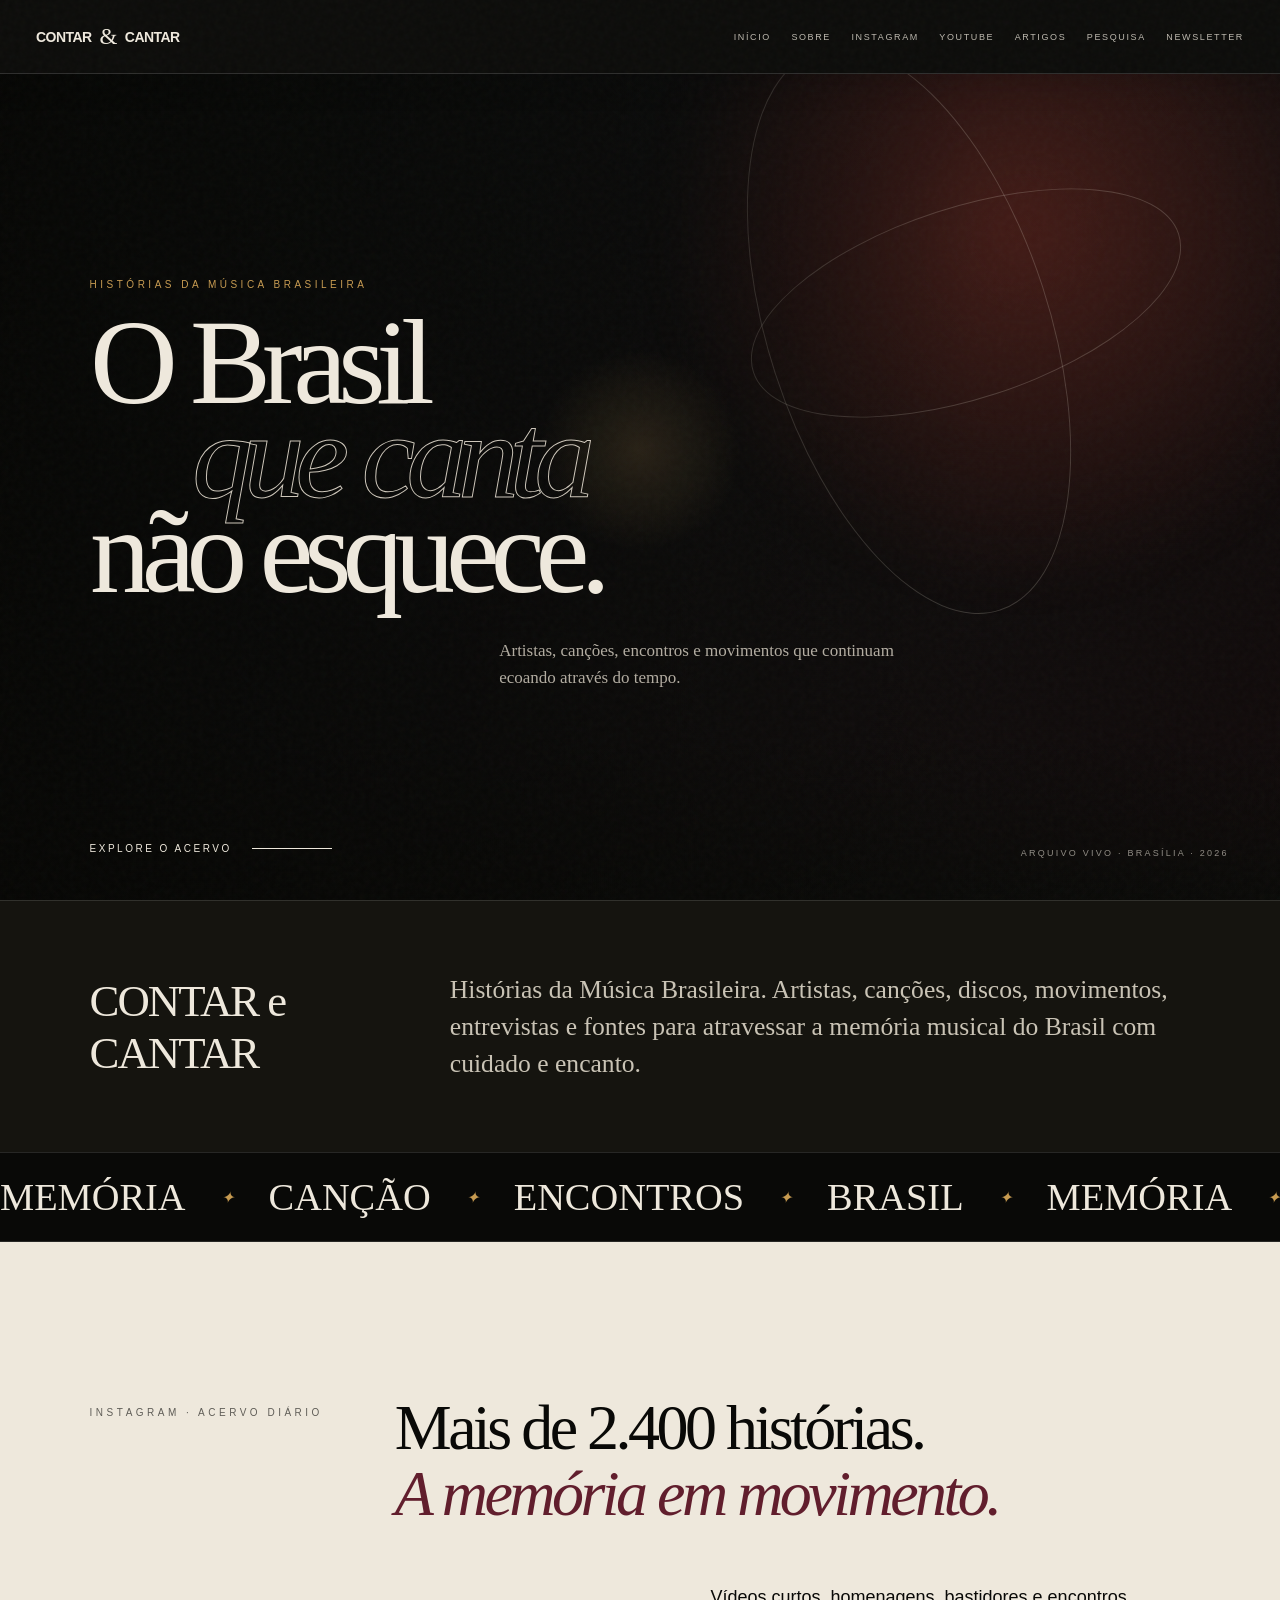
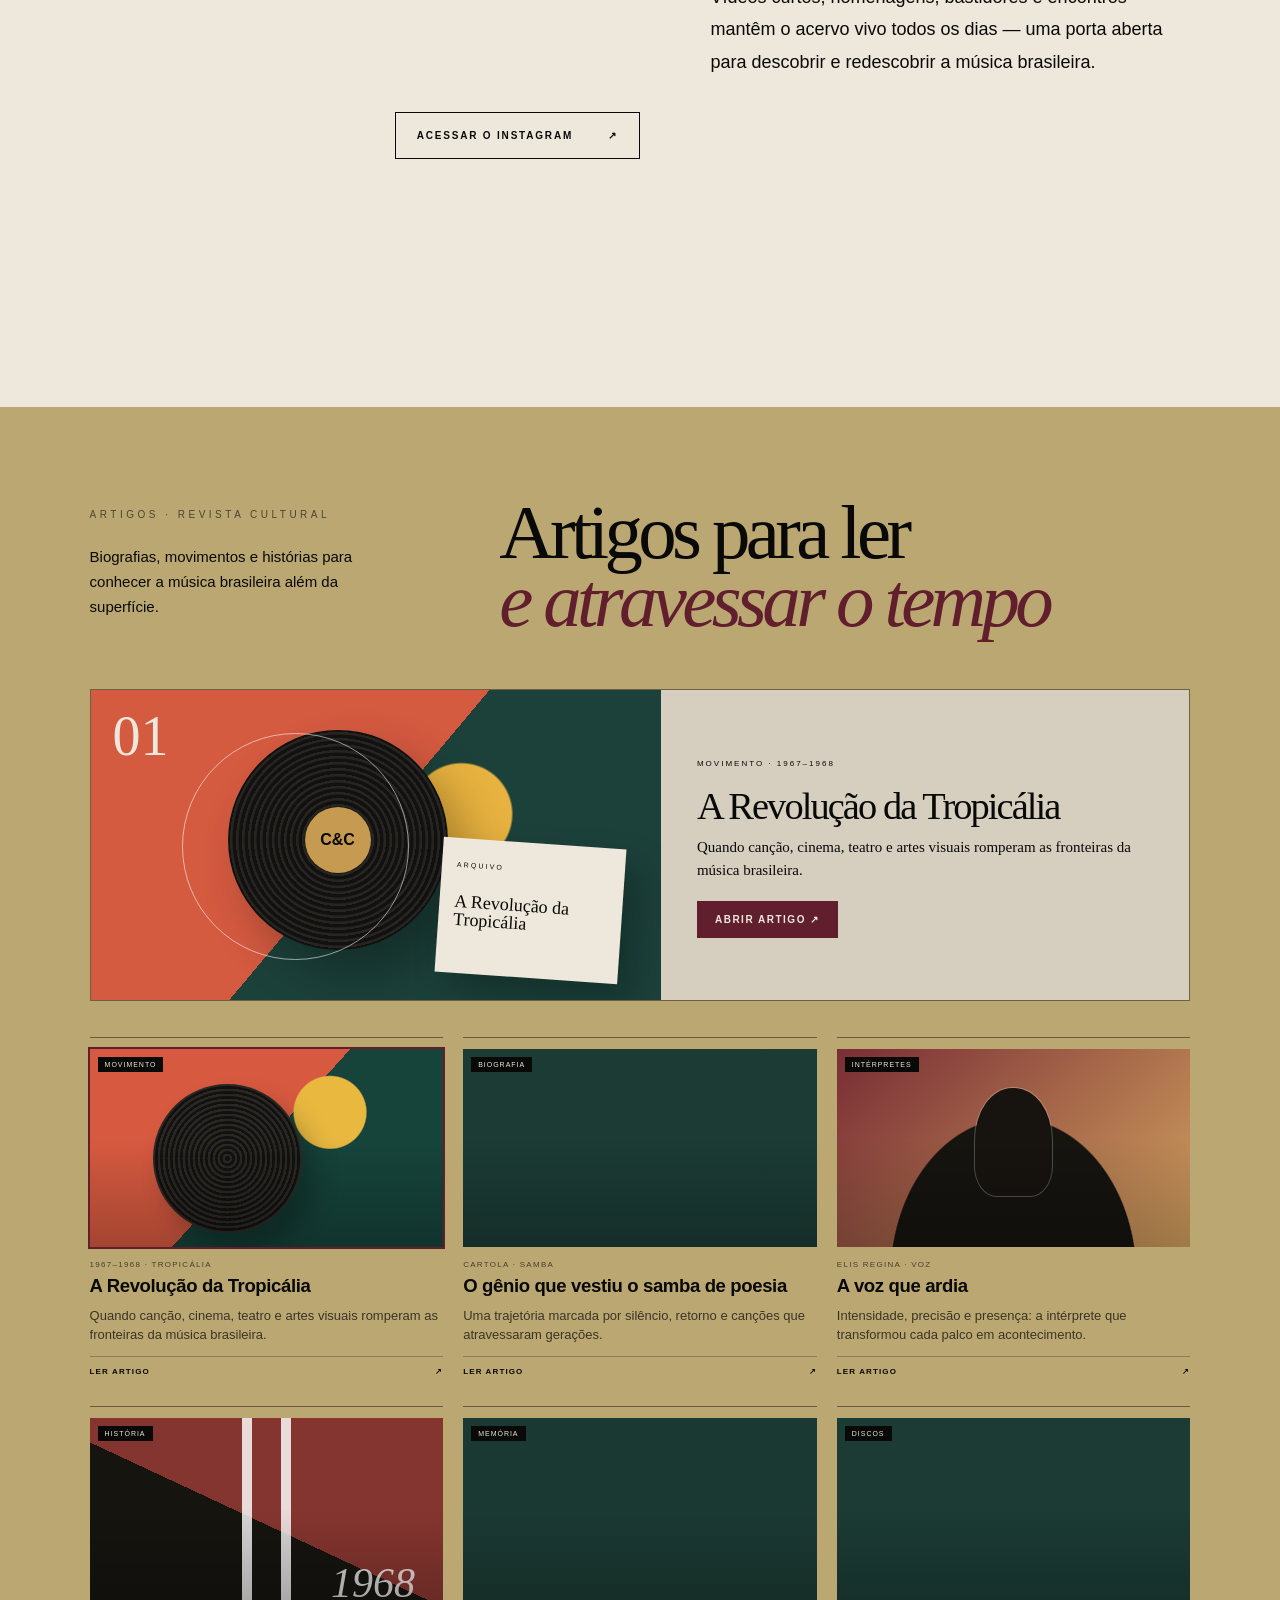
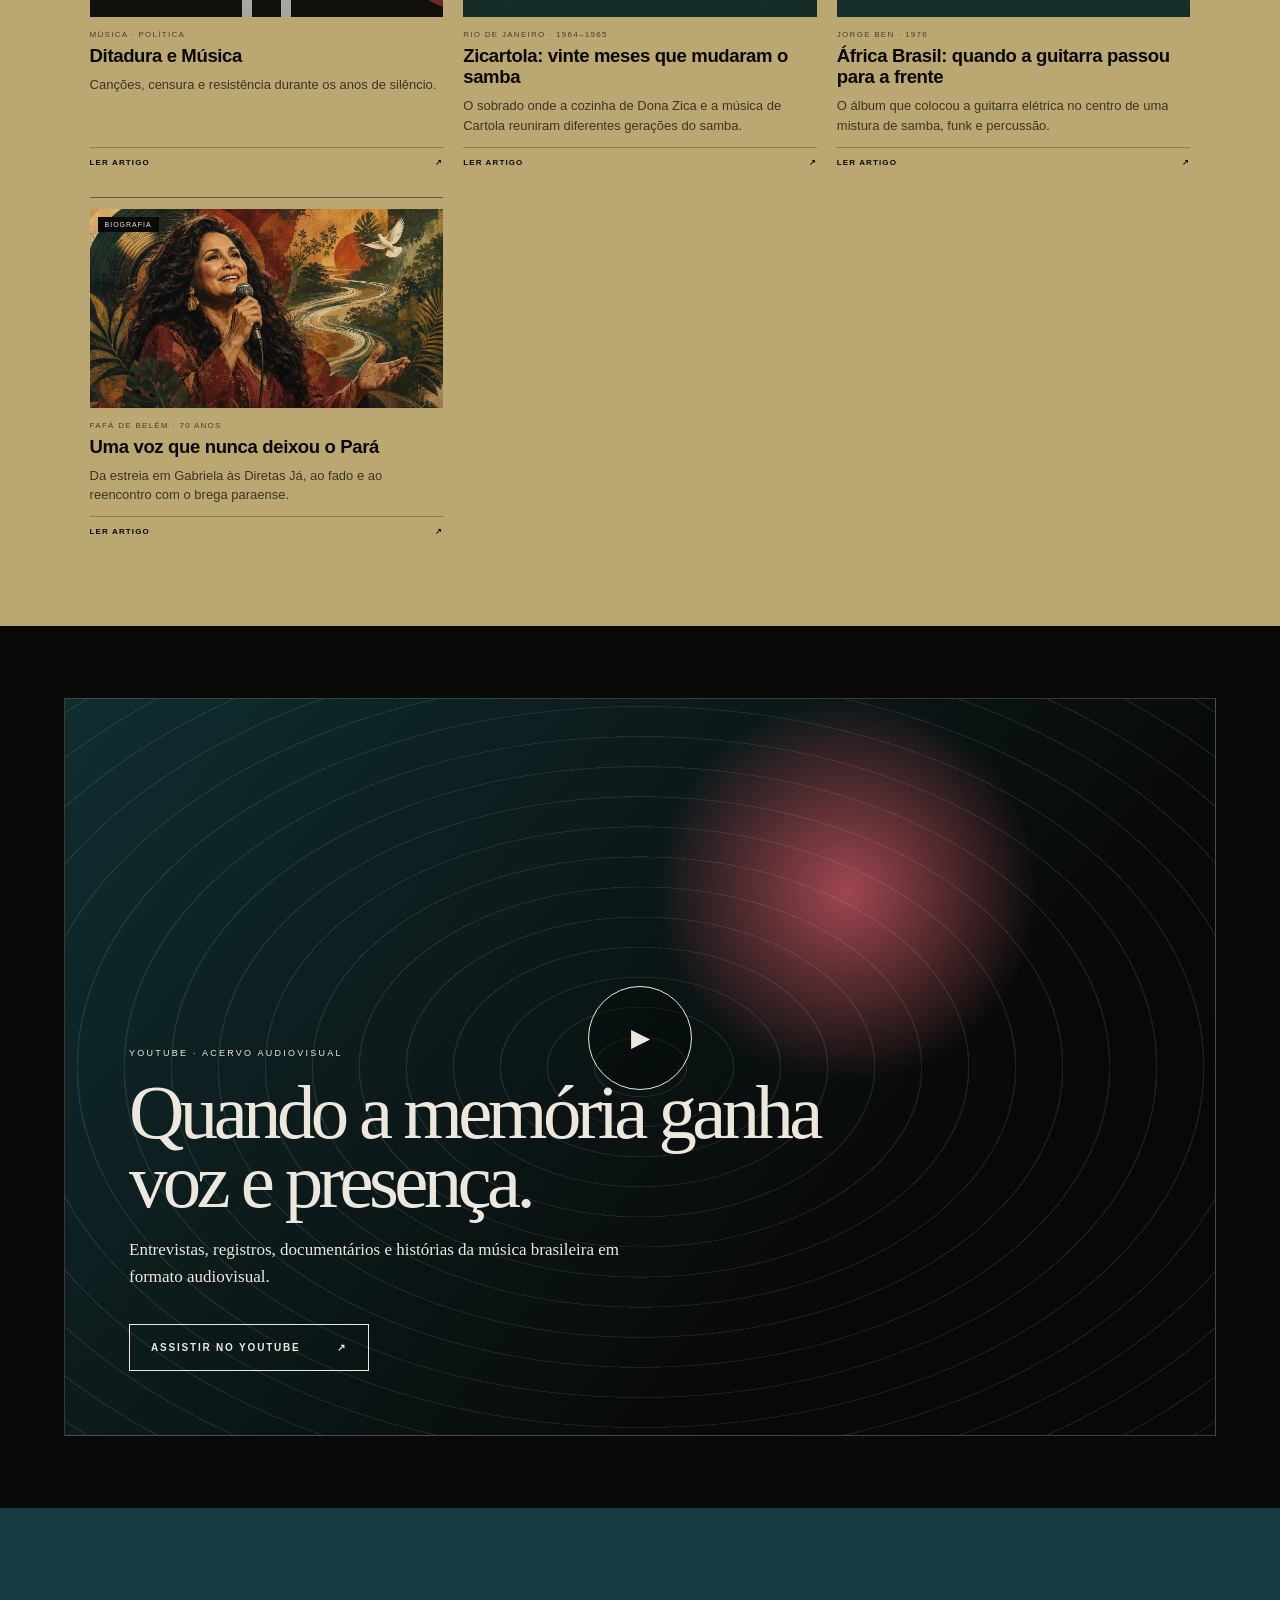
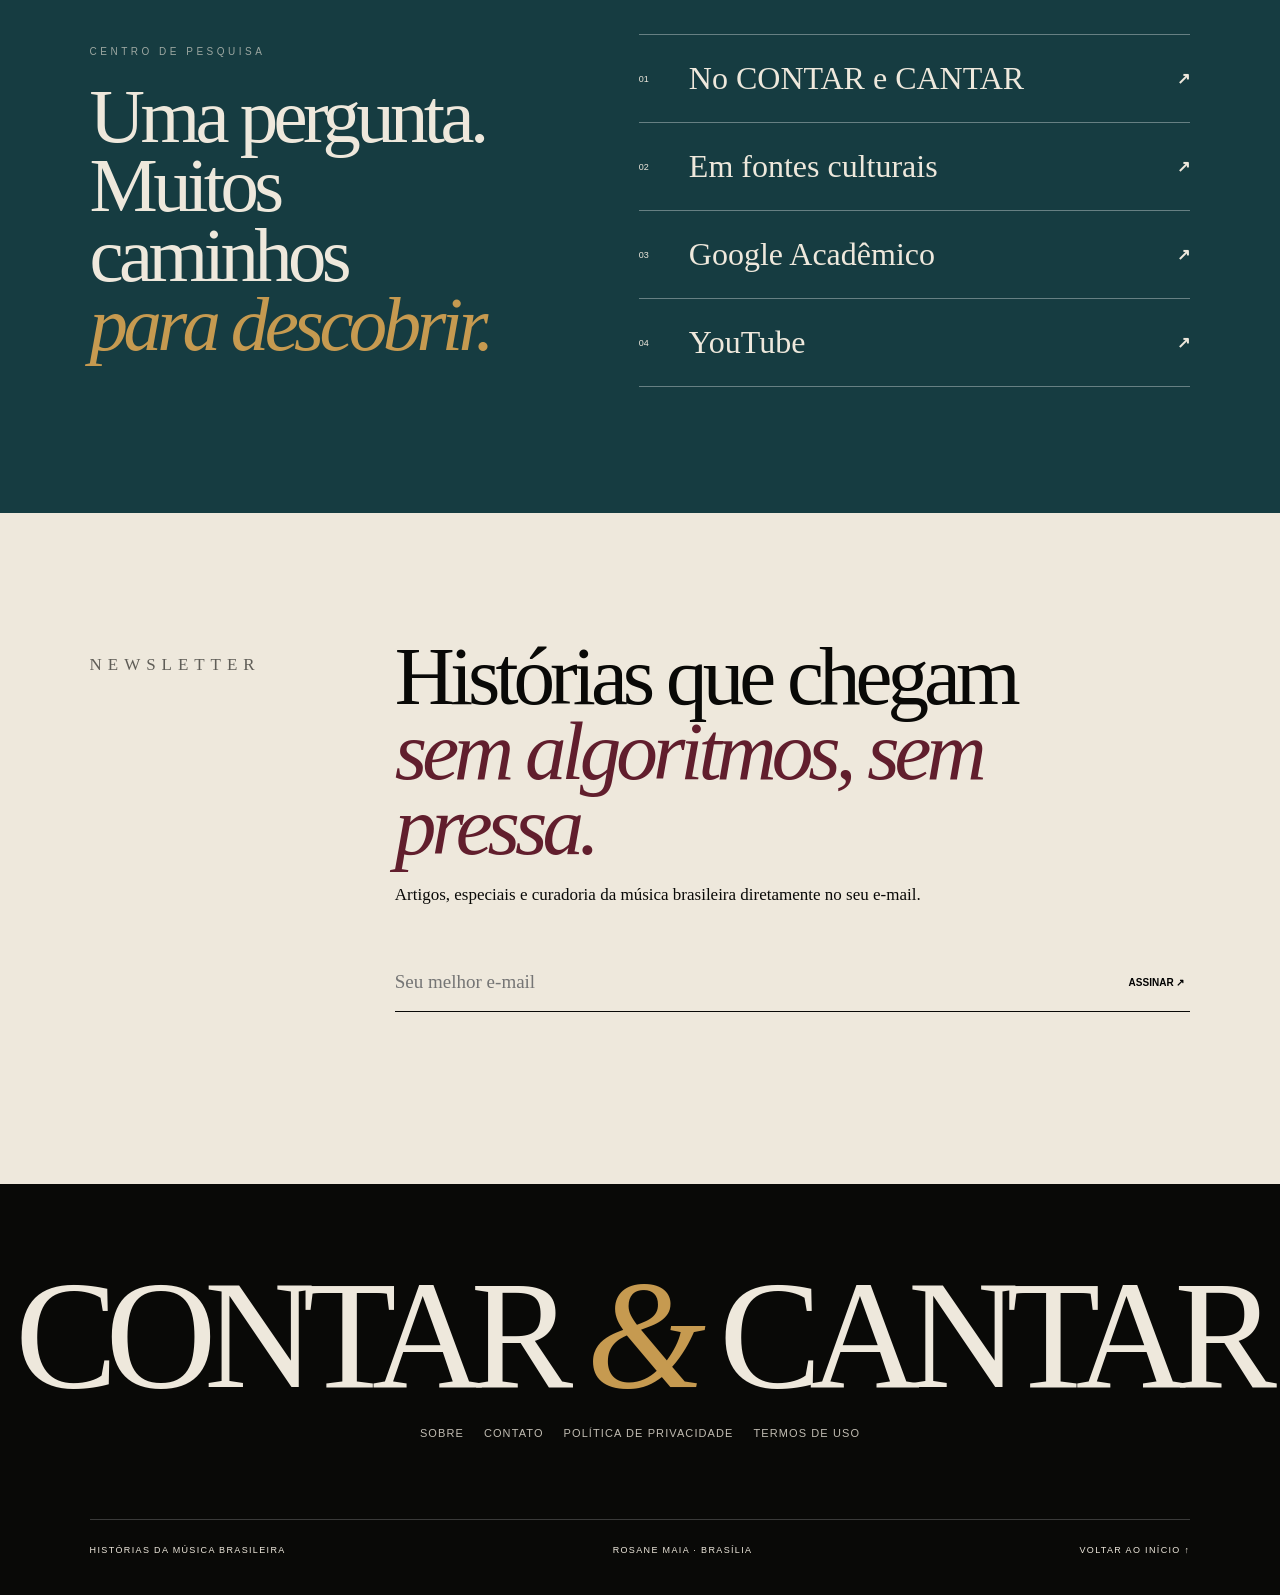
<file: index.html>
<!doctype html>
<html lang="pt-BR">
<head>
  <meta charset="utf-8">
  <meta name="viewport" content="width=device-width,initial-scale=1">
  <meta name="description" content="Histórias da Música Brasileira. Artistas, canções, discos, movimentos, entrevistas e fontes.">
  <meta name="theme-color" content="#0b0b09">
  <meta name="robots" content="index,follow,max-image-preview:large">
  <title>CONTAR e CANTAR | Histórias da Música Brasileira</title>
  <link rel="canonical" href="https://rmcontarecantar.art.br/">
  <link rel="icon" href="favicon.svg" type="image/svg+xml">
  <link rel="preload" as="image" href="assets/images/hero.webp" type="image/webp" fetchpriority="high">
  <meta property="og:locale" content="pt_BR">
  <meta property="og:type" content="website">
  <meta property="og:site_name" content="RM ContaReCantar">
  <meta property="og:title" content="CONTAR e CANTAR | Histórias da Música Brasileira">
  <meta property="og:description" content="Artistas, canções, discos, movimentos, entrevistas e fontes para atravessar a memória musical do Brasil.">
  <meta property="og:url" content="https://rmcontarecantar.art.br/">
  <meta property="og:image" content="https://rmcontarecantar.art.br/assets/images/og-contar-cantar.jpg">
  <meta property="og:image:width" content="1200">
  <meta property="og:image:height" content="630">
  <meta property="og:image:alt" content="CONTAR e CANTAR — Histórias da Música Brasileira">
  <meta name="twitter:card" content="summary_large_image">
  <meta name="twitter:title" content="CONTAR e CANTAR | Histórias da Música Brasileira">
  <meta name="twitter:description" content="Um arquivo vivo de artistas, canções, encontros e movimentos da música brasileira.">
  <meta name="twitter:image" content="https://rmcontarecantar.art.br/assets/images/og-contar-cantar.jpg">
  <script async src="https://www.googletagmanager.com/gtag/js?id=G-LFFVYB42R1"></script>
  <script>
    window.dataLayer = window.dataLayer || [];
    function gtag(){dataLayer.push(arguments);}
    gtag('js', new Date());
    gtag('config', 'G-LFFVYB42R1');
  </script>
  <style>
    :root{--ink:#090907;--paper:#eee8dc;--gold:#c69a50;--wine:#611e2d;--petrol:#163c41;--mx:0;--my:0;--px:50vw;--py:50vh}
    *{box-sizing:border-box}
    html{scroll-behavior:smooth;background:var(--ink)}
    body{margin:0;overflow-x:hidden;background:var(--ink);color:var(--paper);font-family:Arial,Helvetica,sans-serif}
    a{color:inherit;text-decoration:none}
    button,input{font:inherit}
    .sr-only{position:absolute;width:1px;height:1px;padding:0;margin:-1px;overflow:hidden;clip:rect(0,0,0,0);white-space:nowrap;border:0}
    .grain{position:fixed;inset:0;z-index:100;pointer-events:none;opacity:.07;mix-blend-mode:screen;background-image:url("data:image/svg+xml,%3Csvg viewBox='0 0 180 180' xmlns='http://www.w3.org/2000/svg'%3E%3Cfilter id='n'%3E%3CfeTurbulence type='fractalNoise' baseFrequency='.9' numOctaves='4' stitchTiles='stitch'/%3E%3C/filter%3E%3Crect width='100%25' height='100%25' filter='url(%23n)' opacity='.45'/%3E%3C/svg%3E")}
    .aura{position:fixed;z-index:99;left:var(--px);top:var(--py);width:210px;height:210px;border-radius:50%;pointer-events:none;background:radial-gradient(circle,rgba(214,170,89,.14),transparent 68%);mix-blend-mode:screen;transform:translate(-50%,-50%)}
    header{position:fixed;inset:0 0 auto;z-index:90;min-height:74px;display:flex;align-items:center;justify-content:space-between;padding:18px 36px;background:#0b0b09;border-bottom:1px solid rgba(255,255,255,.14);box-shadow:0 8px 30px rgba(0,0,0,.18)}
    .brand{display:flex;align-items:center;gap:8px;font-size:14px;font-weight:800;letter-spacing:-.04em}
    .brand i{font:400 23px Georgia,serif}
    nav{display:flex;gap:clamp(12px,1.6vw,28px);font-size:9px;text-transform:uppercase;letter-spacing:.18em}
    nav a{position:relative;opacity:.78}
    nav a:hover{opacity:1}
    nav a:after{content:"";position:absolute;left:0;bottom:-6px;width:100%;height:1px;background:currentColor;transform:scaleX(0);transition:.3s}
    nav a:hover:after{transform:scaleX(1)}
    .menu{display:none;border:0;background:none;color:var(--paper);width:42px;height:42px}
    .menu span{display:block;width:24px;height:1px;margin:6px auto;background:currentColor}
    .hero{position:relative;min-height:100svh;overflow:hidden;display:flex;align-items:center;padding:150px 7vw 80px;isolation:isolate}
    .hero:after{content:"";position:absolute;inset:0;z-index:-1;background:linear-gradient(90deg,rgba(5,5,3,.94),rgba(5,5,3,.58) 45%,rgba(5,5,3,.16) 76%),linear-gradient(0deg,var(--ink),transparent 18%)}
    .hero-image{position:absolute;inset:-5%;z-index:-2;background:linear-gradient(130deg,rgba(15,45,48,.26),rgba(75,18,32,.18)),url("https://rmcontarecantar.art.br/assets/images/hero.webp") center/cover no-repeat;transform:translate(calc(var(--mx) * -18px),calc(var(--my) * -18px)) scale(1.04);transition:transform .2s ease-out;filter:saturate(.84) contrast(1.08)}
    .glow{position:absolute;z-index:-1;width:60vw;height:60vw;right:-10vw;top:-12vw;border-radius:50%;background:radial-gradient(circle,rgba(133,46,36,.55),transparent 67%);filter:blur(20px);animation:breathe 6s ease-in-out infinite alternate}
    @keyframes breathe{to{transform:scale(1.18) translate(-3vw,2vw);opacity:.72}}
    .orbit{position:absolute;z-index:-1;border:1px solid rgba(239,229,211,.24);border-radius:50%;transform:rotate(-18deg);animation:orbit 16s ease-in-out infinite alternate}
    .orbit.one{width:35vw;height:15vw;right:7vw;top:23vh}.orbit.two{width:22vw;height:46vw;right:18vw;top:4vh;animation-duration:22s}
    @keyframes orbit{to{transform:rotate(12deg) translate3d(15px,-8px,0)}}
    .hero-copy{position:relative;z-index:2;max-width:980px}
    .kicker,.mark{margin:0 0 25px;font-size:10px;letter-spacing:.35em;text-transform:uppercase}.kicker{color:var(--gold)}
    h1{margin:0;font:400 clamp(68px,9.5vw,154px)/.78 Georgia,serif;letter-spacing:-.075em}
    h1 span{display:block;animation:rise 1.1s cubic-bezier(.2,.7,.2,1) both}h1 span:nth-child(2){margin-left:8vw;animation-delay:.12s}h1 span:nth-child(3){animation-delay:.24s}
    @keyframes rise{from{opacity:0;transform:translateY(70px) skewY(4deg)}to{opacity:1;transform:none}}
    .outline{color:transparent;-webkit-text-stroke:1px rgba(242,234,219,.84);font-style:italic}
    .hero-intro{max-width:430px;margin:38px 0 0 32vw;color:rgba(242,234,219,.72);font:17px/1.6 Georgia,serif}
    .explore{position:absolute;left:7vw;bottom:46px;display:flex;align-items:center;gap:20px;font-size:10px;text-transform:uppercase;letter-spacing:.25em}.explore:after{content:"";width:80px;height:1px;background:var(--paper);transition:.3s}.explore:hover:after{width:130px}
    .index{position:absolute;right:4vw;bottom:42px;margin:0;font-size:9px;text-transform:uppercase;letter-spacing:.25em;opacity:.58}
    .intro{display:grid;grid-template-columns:minmax(230px,.8fr) 2fr;gap:5vw;align-items:center;padding:70px 7vw;background:#15140f;border-top:1px solid rgba(255,255,255,.12)}
    .intro strong{font:400 clamp(28px,3.5vw,55px) Georgia,serif;letter-spacing:-.045em}.intro p{max-width:880px;margin:0;color:rgba(242,234,219,.82);font:clamp(19px,2vw,30px)/1.45 Georgia,serif}
    .marquee{overflow:hidden;padding:22px 0;border-block:1px solid rgba(255,255,255,.12)}.marquee div{width:max-content;display:flex;align-items:center;gap:35px;animation:marquee 25s linear infinite}.marquee span{font:clamp(24px,3vw,48px) Georgia,serif}.marquee i{color:var(--gold)}
    @keyframes marquee{to{transform:translateX(-50%)}}
    .reveal{opacity:0;transform:translateY(48px);transition:opacity .9s,transform .9s}.reveal.visible{opacity:1;transform:none}
    .instagram{min-height:85vh;display:grid;grid-template-columns:1fr 3fr;gap:40px;padding:17vh 7vw;background:var(--paper);color:var(--ink)}
    .mark{padding-top:12px;opacity:.62}
    .instagram h2{max-width:1000px;margin:0;font:400 clamp(42px,5vw,78px)/1.02 Georgia,serif;letter-spacing:-.055em}.instagram h2 em{color:var(--wine);font-weight:400}
    .instagram .support{display:block;max-width:480px;margin:55px 0 0 auto;font-size:18px;line-height:1.8}
    .cta{display:inline-flex;align-items:center;justify-content:space-between;gap:35px;min-width:240px;margin-top:34px;padding:17px 21px;border:1px solid;font-size:10px;font-weight:700;letter-spacing:.18em;text-transform:uppercase;transition:.25s}.cta:hover{transform:translateY(-4px);background:var(--wine);color:var(--paper)}
    .stories{padding:10vh 7vw;background:#bba772;color:var(--ink)}
    .stories-head{display:grid;grid-template-columns:1fr 2fr;gap:5vw;align-items:end;margin-bottom:6vh}.stories-head h2{margin:0;font:400 clamp(48px,6vw,88px)/.88 Georgia,serif;letter-spacing:-.06em}.stories-head em{color:var(--wine);font-weight:400}
    .description{max-width:290px;font-size:15px;line-height:1.65}
    .story-stage{display:grid;grid-template-columns:1.08fr 1fr;min-height:310px;border:1px solid rgba(0,0,0,.42)}
    .story-visual{position:relative;overflow:hidden;min-height:310px;background:radial-gradient(circle at 65% 40%,#e7b23f 0 12%,transparent 12.5%),linear-gradient(130deg,#d45a40 0 48%,#1c413a 48%)}.story-visual:after{content:"";position:absolute;width:225px;height:225px;left:16%;top:14%;border:1px solid rgba(255,255,255,.55);border-radius:50%}
    .story-number{position:absolute;left:22px;top:14px;color:var(--paper);font:56px Georgia,serif}
    .record{position:absolute;left:24%;top:13%;width:220px;aspect-ratio:1;border-radius:50%;background:repeating-radial-gradient(circle,#111 0 3px,#27251f 4px 6px);box-shadow:20px 25px 45px rgba(0,0,0,.28);animation:spin 16s linear infinite}.record:after{content:"C&C";position:absolute;inset:35%;display:grid;place-items:center;border-radius:50%;background:var(--gold);font-weight:800}
    @keyframes spin{to{transform:rotate(360deg)}}
    .story-poster{position:absolute;right:7%;bottom:7%;width:32%;min-height:135px;padding:15px;background:var(--paper);transform:rotate(4deg);box-shadow:15px 18px 35px rgba(0,0,0,.25)}.story-poster span{font-size:7px;letter-spacing:.3em}.story-poster strong{display:block;margin-top:22px;font:400 18px/.98 Georgia,serif}
    .story-copy{display:flex;flex-direction:column;justify-content:center;padding:2.8vw;background:#d6cebF}.story-copy>p{font-size:8px;letter-spacing:.25em;text-transform:uppercase}.story-copy h3{margin:12px 0;font:400 clamp(31px,3vw,46px)/.94 Georgia,serif;letter-spacing:-.05em}.story-copy>span{font:15px/1.48 Georgia,serif}.story-copy>a{align-self:flex-start;margin-top:20px;padding:12px 17px;background:var(--wine);color:var(--paper);border:1px solid var(--wine);font-size:10px;font-weight:800;letter-spacing:.15em;text-transform:uppercase;transition:.25s}.story-copy>a:hover{transform:translateY(-3px);background:var(--ink);border-color:var(--ink)}
    .article-grid{display:grid;grid-template-columns:repeat(3,minmax(0,1fr));gap:30px 20px;margin-top:36px}.article-card{display:flex;flex-direction:column;min-width:0;border-top:1px solid rgba(0,0,0,.45);padding-top:11px;text-decoration:none;transition:transform .25s}.article-card:hover,.article-card:focus-visible{transform:translateY(-4px)}.article-card:hover .card-title,.article-card:focus-visible .card-title{color:var(--wine)}.card-visual{position:relative;overflow:hidden;width:100%;aspect-ratio:1.78/1;margin-bottom:13px;background:#1c413a center/cover no-repeat}.card-visual:after{content:"";position:absolute;inset:0;background:linear-gradient(0deg,rgba(0,0,0,.24),transparent 55%);transition:opacity .25s}.article-card:hover .card-visual:after{opacity:.35}.card-tag{position:absolute;z-index:2;left:8px;top:8px;padding:4px 7px;background:var(--ink);color:var(--paper);font-size:7px;letter-spacing:.14em;text-transform:uppercase}.visual-tropicalia{background:radial-gradient(circle at 68% 32%,#e8b83f 0 13%,transparent 13.5%),linear-gradient(132deg,#d75a40 0 49%,#16443b 49%)}.visual-tropicalia:before{content:"";position:absolute;width:42%;aspect-ratio:1;border-radius:50%;left:18%;top:18%;background:repeating-radial-gradient(circle,#111 0 2px,#2b2823 3px 5px);box-shadow:13px 16px 24px rgba(0,0,0,.25)}.visual-cartola{background-image:linear-gradient(0deg,rgba(21,17,12,.12),rgba(21,17,12,.12)),url("https://rmcontarecantar.art.br/assets/images/cartola-editorial.webp")}.visual-elis{background:radial-gradient(circle at 48% 42%,#dd9d57 0 6%,transparent 6.5%),radial-gradient(ellipse at 50% 115%,#15140f 0 49%,transparent 49.5%),linear-gradient(135deg,#792d35,#d1a05e)}.visual-elis:before{content:"";position:absolute;width:22%;height:54%;left:39%;top:20%;border-radius:48% 48% 28% 28%;background:#17130f;box-shadow:0 0 0 1px rgba(255,255,255,.25)}.visual-ditadura{background:linear-gradient(90deg,transparent 0 43%,rgba(255,255,255,.82) 43% 46%,transparent 46% 54%,rgba(255,255,255,.82) 54% 57%,transparent 57%),linear-gradient(25deg,#15140f 0 48%,#85352f 48%)}.visual-ditadura:before{content:"1968";position:absolute;right:8%;bottom:5%;color:rgba(255,255,255,.8);font:italic 42px Georgia,serif}.visual-zicartola{background-image:linear-gradient(0deg,rgba(21,17,12,.16),rgba(21,17,12,.16)),url("https://rmcontarecantar.art.br/assets/images/zicartola-editorial.webp")}.visual-africa{background-image:linear-gradient(0deg,rgba(21,17,12,.12),rgba(21,17,12,.12)),url("https://rmcontarecantar.art.br/assets/images/africa-brasil-editorial.webp")}.visual-fafa{background-image:linear-gradient(0deg,rgba(21,17,12,.08),rgba(21,17,12,.08)),url("assets/images/fafa-editorial.webp");background-position:center 38%}.card-meta{margin:0 0 6px;font-size:8px;letter-spacing:.16em;text-transform:uppercase;opacity:.66}.card-title{margin:0;font:700 clamp(18px,1.45vw,23px)/1.15 Arial,sans-serif;letter-spacing:-.02em;transition:color .2s}.card-description{display:-webkit-box;overflow:hidden;-webkit-box-orient:vertical;-webkit-line-clamp:2;margin:9px 0 12px;font:13px/1.48 Arial,sans-serif;opacity:.72}.card-action{display:flex;justify-content:space-between;align-items:center;margin-top:auto;padding-top:10px;border-top:1px solid rgba(0,0,0,.25);font-size:8px;font-weight:800;letter-spacing:.14em;text-transform:uppercase}.article-card.active .card-visual{box-shadow:0 0 0 2px var(--wine)}
    .youtube{padding:8vh 5vw;background:var(--ink)}
    .screen{position:relative;min-height:82vh;display:flex;align-items:flex-end;overflow:hidden;padding:5vw;background:radial-gradient(circle at 68% 26%,rgba(187,79,91,.85),transparent 20%),linear-gradient(130deg,#102d30,#080807 72%);border:1px solid rgba(255,255,255,.2)}
    .screen:before{content:"";position:absolute;inset:-25%;background:repeating-radial-gradient(ellipse at center,transparent 0 45px,rgba(255,255,255,.09) 46px 47px);animation:orbit 20s infinite alternate}
    .play{position:absolute;z-index:2;left:50%;top:46%;width:104px;height:104px;transform:translate(-50%,-50%);border:1px solid var(--paper);border-radius:50%;background:rgba(0,0,0,.28);color:var(--paper);font-size:25px}
    .caption{position:relative;z-index:2;max-width:720px}.caption>p{font-size:9px;letter-spacing:.25em;text-transform:uppercase}.caption h2{margin:20px 0;font:400 clamp(48px,6vw,92px)/.9 Georgia,serif;letter-spacing:-.06em}.caption>span{display:block;max-width:520px;font:17px/1.6 Georgia,serif}.caption .cta:hover{background:var(--gold);color:var(--ink)}
    .research{display:grid;grid-template-columns:1fr 1.2fr;gap:7vw;padding:14vh 7vw;background:var(--petrol)}.research h2{margin:0;font:400 clamp(50px,6vw,90px)/.9 Georgia,serif;letter-spacing:-.06em}.research h2 em{color:var(--gold);font-weight:400}
    .research-links a{display:grid;grid-template-columns:50px 1fr 25px;align-items:center;padding:25px 0;border-top:1px solid rgba(255,255,255,.35)}.research-links a:last-child{border-bottom:1px solid rgba(255,255,255,.35)}.research-links span{font-size:9px}.research-links strong{font:400 clamp(22px,2.5vw,38px) Georgia,serif}.research-links b{text-align:right}
    .newsletter{display:grid;grid-template-columns:1fr 3fr;gap:40px;padding:14vh 7vw;background:var(--paper);color:var(--ink)}.newsletter h2{margin:0;font:400 clamp(48px,6.5vw,98px)/.9 Georgia,serif;letter-spacing:-.06em}.newsletter h2 em{color:var(--wine);font-weight:400}.newsletter p{font:17px/1.6 Georgia,serif}.newsletter form{display:flex;margin-top:45px;border-bottom:1px solid}.newsletter input{flex:1;padding:18px 0;border:0;background:transparent;font:19px Georgia,serif;outline:0}.newsletter button{border:0;background:transparent;font-size:10px;font-weight:700;text-transform:uppercase;cursor:pointer}.form-note{min-height:20px;font:13px Arial!important;color:var(--wine)}
    footer{padding:10vh 7vw 40px;background:var(--ink);text-align:center}.footer-title{display:flex;justify-content:center;align-items:center;gap:2vw;font:400 clamp(60px,12vw,185px)/.8 Georgia,serif;letter-spacing:-.08em}.footer-title i{color:var(--gold);font-weight:400}.footer-bottom{display:flex;justify-content:space-between;margin-top:80px;padding-top:25px;border-top:1px solid rgba(255,255,255,.2);font-size:9px;letter-spacing:.15em;text-transform:uppercase}
    .footer-links{display:flex;justify-content:center;gap:20px;flex-wrap:wrap;margin:30px 0;font-size:11px;text-transform:uppercase;letter-spacing:.1em}
    .footer-links a{color:var(--paper);opacity:.8;transition:.2s}.footer-links a:hover{opacity:1;color:var(--gold)}
    @media(max-width:800px){
      .aura{display:none}header{padding:16px 20px}.menu{display:block}nav{position:absolute;top:74px;left:0;right:0;display:none;flex-direction:column;gap:0;padding:15px 20px 22px;background:#0b0b09;border-top:1px solid rgba(255,255,255,.12)}nav.open{display:flex}nav a{padding:14px 0;font-size:11px}
      .hero{min-height:94svh;padding:130px 22px 90px}.hero-image{inset:0;background-position:62% center}.orbit{display:none}h1{font-size:18vw}.hero h1 span:nth-child(2){margin-left:6vw}.hero-intro{max-width:78%;margin:30px 0 0 15vw;font-size:15px}.explore{left:22px;bottom:32px}.index{display:none}
      .intro,.instagram,.stories-head,.research,.newsletter{grid-template-columns:1fr}.intro{padding:55px 22px}.marquee{padding:16px 0}.instagram,.stories,.research,.newsletter{padding:11vh 22px}.instagram{gap:30px}.instagram h2{font-size:12vw}.instagram .support{margin:42px 0 0;font-size:16px}
      .stories-head h2{font-size:14vw}.story-stage{grid-template-columns:1fr}.story-visual{min-height:290px}.record{width:58vw;left:-2%;top:10%}.story-poster{width:43%;min-height:145px}.story-copy{padding:30px 22px}.story-copy h3{font-size:9vw}.article-grid{grid-template-columns:repeat(2,minmax(0,1fr));gap:30px 16px;margin-top:34px}.card-title{font-size:20px}.card-description{font-size:13px}
      .youtube{padding:5vh 0}.screen{min-height:74vh;padding:35px 22px}.play{width:82px;height:82px}.caption h2{font-size:13vw}.research h2,.newsletter h2{font-size:14vw}.research-links strong{font-size:7vw}.newsletter form{display:block}.newsletter input{width:100%}.newsletter button{padding:18px 0}.footer-title{flex-wrap:wrap;font-size:19vw}.footer-bottom{flex-direction:column;gap:18px}
    }
    @media(max-width:560px){.article-grid{grid-template-columns:1fr}.card-title{font-size:22px}.card-description{font-size:14px}}
    @media(prefers-reduced-motion:reduce){html{scroll-behavior:auto}*,*:before,*:after{animation-duration:.01ms!important;animation-iteration-count:1!important;transition-duration:.01ms!important}.reveal{opacity:1;transform:none}}
  </style>
</head>
<body>
  <div class="grain" aria-hidden="true"></div><div class="aura" aria-hidden="true"></div>
  <header>
    <a class="brand" href="#inicio" aria-label="CONTAR e CANTAR — início"><span>CONTAR</span><i>&amp;</i><span>CANTAR</span></a>
    <nav id="nav" aria-label="Principal">
      <a href="#inicio">Início</a>
      <a href="sobre.html">Sobre</a>
      <a href="#instagram">Instagram</a>
      <a href="#youtube">YouTube</a>
      <a href="#artigos">Artigos</a>
      <a href="#pesquisa">Pesquisa</a>
      <a href="#newsletter">Newsletter</a>
    </nav>
    <button class="menu" id="menu" type="button" aria-label="Abrir menu" aria-expanded="false"><span></span><span></span></button>
  </header>

  <main>
    <section class="hero" id="inicio">
      <div class="hero-image" aria-hidden="true"></div><div class="glow" aria-hidden="true"></div><div class="orbit one" aria-hidden="true"></div><div class="orbit two" aria-hidden="true"></div>
      <div class="hero-copy">
        <p class="kicker">Histórias da música brasileira</p>
        <h1><span>O Brasil</span><span class="outline">que canta</span><span>não esquece.</span></h1>
        <p class="hero-intro">Artistas, canções, encontros e movimentos que continuam ecoando através do tempo.</p>
      </div>
      <a class="explore" href="#instagram">Explore o acervo</a><p class="index">Arquivo vivo · Brasília · 2026</p>
    </section>

    <section class="intro">
      <strong>CONTAR e CANTAR</strong>
      <p>Histórias da Música Brasileira. Artistas, canções, discos, movimentos, entrevistas e fontes para atravessar a memória musical do Brasil com cuidado e encanto.</p>
    </section>

    <div class="marquee" aria-hidden="true"><div><span>MEMÓRIA</span><i>✦</i><span>CANÇÃO</span><i>✦</i><span>ENCONTROS</span><i>✦</i><span>BRASIL</span><i>✦</i><span>MEMÓRIA</span><i>✦</i><span>CANÇÃO</span><i>✦</i><span>ENCONTROS</span><i>✦</i><span>BRASIL</span><i>✦</i></div></div>

    <section class="instagram reveal" id="instagram">
      <p class="mark">Instagram · Acervo diário</p>
      <div>
        <h2>Mais de 2.400 histórias.<br><em>A memória em movimento.</em></h2>
        <span class="support">Vídeos curtos, homenagens, bastidores e encontros mantêm o acervo vivo todos os dias — uma porta aberta para descobrir e redescobrir a música brasileira.</span>
        <a class="cta" href="https://www.instagram.com/contandoecantandorosanemaia/" target="_blank" rel="noopener">Acessar o Instagram <b>↗</b></a>
      </div>
    </section>

    <section class="stories reveal" id="artigos">
      <div class="stories-head">
        <div><p class="mark">Artigos · Revista Cultural</p><p class="description">Biografias, movimentos e histórias para conhecer a música brasileira além da superfície.</p></div>
        <h2>Artigos para ler<br><em>e atravessar o tempo</em></h2>
      </div>
      <div class="story-stage">
        <div class="story-visual" aria-hidden="true"><span class="story-number" id="story-number">01</span><div class="record"></div><div class="story-poster"><span>ARQUIVO</span><strong id="poster-title">A Revolução da Tropicália</strong></div></div>
        <div class="story-copy">
          <p id="story-eyebrow">Movimento · 1967–1968</p><h3 id="story-title">A Revolução da Tropicália</h3><span id="story-description">Quando canção, cinema, teatro e artes visuais romperam as fronteiras da música brasileira.</span>
          <a id="story-link" href="tropicalia.html">Abrir artigo <b>↗</b></a>
        </div>
      </div>
      <div class="article-grid" aria-label="Artigos para leitura">
        <a class="article-card active" href="tropicalia.html" data-story="0">
          <div class="card-visual visual-tropicalia"><span class="card-tag">Movimento</span></div><p class="card-meta">1967–1968 · Tropicália</p><h3 class="card-title">A Revolução da Tropicália</h3><p class="card-description">Quando canção, cinema, teatro e artes visuais romperam as fronteiras da música brasileira.</p><span class="card-action">Ler artigo <b>↗</b></span>
        </a>
        <a class="article-card" href="cartola.html" data-story="1">
          <div class="card-visual visual-cartola"><span class="card-tag">Biografia</span></div><p class="card-meta">Cartola · Samba</p><h3 class="card-title">O gênio que vestiu o samba de poesia</h3><p class="card-description">Uma trajetória marcada por silêncio, retorno e canções que atravessaram gerações.</p><span class="card-action">Ler artigo <b>↗</b></span>
        </a>
        <a class="article-card" href="elis.html" data-story="2">
          <div class="card-visual visual-elis"><span class="card-tag">Intérpretes</span></div><p class="card-meta">Elis Regina · Voz</p><h3 class="card-title">A voz que ardia</h3><p class="card-description">Intensidade, precisão e presença: a intérprete que transformou cada palco em acontecimento.</p><span class="card-action">Ler artigo <b>↗</b></span>
        </a>
        <a class="article-card" href="ditadura-musica.html" data-story="3">
          <div class="card-visual visual-ditadura"><span class="card-tag">História</span></div><p class="card-meta">Música · Política</p><h3 class="card-title">Ditadura e Música</h3><p class="card-description">Canções, censura e resistência durante os anos de silêncio.</p><span class="card-action">Ler artigo <b>↗</b></span>
        </a>
        <a class="article-card" href="zicartola.html" data-story="4">
          <div class="card-visual visual-zicartola"><span class="card-tag">Memória</span></div><p class="card-meta">Rio de Janeiro · 1964–1965</p><h3 class="card-title">Zicartola: vinte meses que mudaram o samba</h3><p class="card-description">O sobrado onde a cozinha de Dona Zica e a música de Cartola reuniram diferentes gerações do samba.</p><span class="card-action">Ler artigo <b>↗</b></span>
        </a>
        <a class="article-card" href="africa-brasil.html" data-story="5">
          <div class="card-visual visual-africa"><span class="card-tag">Discos</span></div><p class="card-meta">Jorge Ben · 1976</p><h3 class="card-title">África Brasil: quando a guitarra passou para a frente</h3><p class="card-description">O álbum que colocou a guitarra elétrica no centro de uma mistura de samba, funk e percussão.</p><span class="card-action">Ler artigo <b>↗</b></span>
        </a>
        <a class="article-card" href="fafa-de-belem.html" data-story="6">
          <div class="card-visual visual-fafa"><span class="card-tag">Biografia</span></div><p class="card-meta">Fafá de Belém · 70 anos</p><h3 class="card-title">Uma voz que nunca deixou o Pará</h3><p class="card-description">Da estreia em Gabriela às Diretas Já, ao fado e ao reencontro com o brega paraense.</p><span class="card-action">Ler artigo <b>↗</b></span>
        </a>
      </div>
    </section>

    <section class="youtube reveal" id="youtube">
      <div class="screen">
        <button class="play" type="button" aria-label="Acessar o canal no YouTube" onclick="window.open('https://www.youtube.com/@rosanemaia4419','_blank','noopener')">▶</button>
        <div class="caption"><p>YouTube · Acervo audiovisual</p><h2>Quando a memória ganha voz e presença.</h2><span>Entrevistas, registros, documentários e histórias da música brasileira em formato audiovisual.</span><a class="cta" href="https://www.youtube.com/@rosanemaia4419" target="_blank" rel="noopener">Assistir no YouTube <b>↗</b></a></div>
      </div>
    </section>

    <section class="research reveal" id="pesquisa">
      <div><p class="mark">Centro de pesquisa</p><h2>Uma pergunta.<br>Muitos caminhos<br><em>para descobrir.</em></h2></div>
      <div class="research-links">
        <a href="universos.html"><span>01</span><strong>No CONTAR e CANTAR</strong><b>↗</b></a>
        <a href="https://dicionariompb.com.br/" target="_blank" rel="noopener"><span>02</span><strong>Em fontes culturais</strong><b>↗</b></a>
        <a href="https://scholar.google.com.br/" target="_blank" rel="noopener"><span>03</span><strong>Google Acadêmico</strong><b>↗</b></a>
        <a href="https://www.youtube.com/@rosanemaia4419" target="_blank" rel="noopener"><span>04</span><strong>YouTube</strong><b>↗</b></a>
      </div>
    </section>

    <section class="newsletter reveal" id="newsletter">
      <p class="mark">Newsletter</p>
      <div><h2>Histórias que chegam<br><em>sem algoritmos, sem pressa.</em></h2><p>Artigos, especiais e curadoria da música brasileira diretamente no seu e-mail.</p>
        <form id="newsletter-form"><label class="sr-only" for="email">Seu melhor e-mail</label><input id="email" type="email" required placeholder="Seu melhor e-mail"><button type="submit">Assinar ↗</button></form>
        <p class="form-note" id="form-note" aria-live="polite"></p>
      </div>
    </section>
  </main>

  <footer>
    <div class="footer-title"><span>CONTAR</span><i>&amp;</i><span>CANTAR</span></div>
    
    <div class="footer-links">
      <a href="sobre.html">Sobre</a>
      <a href="contato.html">Contato</a>
      <a href="politica-de-privacidade.html">Política de Privacidade</a>
      <a href="termos-de-uso.html">Termos de Uso</a>
    </div>

    <div class="footer-bottom"><span>Histórias da Música Brasileira</span><span>Rosane Maia · Brasília</span><a href="#inicio">Voltar ao início ↑</a></div>
  </footer>

  <script>
    const stories=[
      {n:"01",eyebrow:"Movimento · 1967–1968",title:"A Revolução da Tropicália",description:"Quando canção, cinema, teatro e artes visuais romperam as fronteiras da música brasileira.",href:"tropicalia.html"},
      {n:"02",eyebrow:"Biografia · Cartola",title:"O gênio que vestiu o samba de poesia",description:"Uma trajetória marcada por silêncio, retorno e canções que atravessaram gerações.",href:"cartola.html"},
      {n:"03",eyebrow:"Análise · Elis Regina",title:"A voz que ardia",description:"Intensidade, precisão e presença: a intérprete que transformou cada palco em acontecimento.",href:"elis.html"},
      {n:"04",eyebrow:"Pesquisa · Memória",title:"Ditadura e Música",description:"Canções, censura e resistência durante os anos de silêncio — a música brasileira como documento e enfrentamento.",href:"ditadura-musica.html"},
      {n:"05",eyebrow:"História · Rio de Janeiro · 1964–1965",title:"Zicartola: vinte meses que mudaram o mapa do samba",description:"A cozinha de Dona Zica e a música de Cartola fizeram de um sobrado no Centro do Rio um encontro decisivo para o samba brasileiro.",href:"zicartola.html"},
      {n:"06",eyebrow:"Discos da música brasileira · 1976",title:"África Brasil: quando a guitarra passou para a frente",description:"O álbum em que Jorge Ben colocou a guitarra elétrica no centro de uma mistura de samba, funk, percussão, futebol, alquimia e afirmação negra.",href:"africa-brasil.html"},
      {n:"07",eyebrow:"Biografia · Fafá de Belém · 70 anos",title:"Uma voz que nunca deixou o Pará",description:"Da estreia inesperada na trilha de Gabriela às Diretas Já, ao fado e ao reencontro com o brega paraense, Fafá atravessou fronteiras sem perder a própria origem.",href:"fafa-de-belem.html"}
    ];
    const menu=document.getElementById("menu"),nav=document.getElementById("nav");
    menu.addEventListener("click",()=>{const open=nav.classList.toggle("open");menu.setAttribute("aria-expanded",String(open))});
    nav.querySelectorAll("a").forEach(a=>a.addEventListener("click",()=>{nav.classList.remove("open");menu.setAttribute("aria-expanded","false")}));
    const showStory=link=>{
      const s=stories[Number(link.dataset.story)];
      document.getElementById("story-number").textContent=s.n;document.getElementById("story-eyebrow").textContent=s.eyebrow;document.getElementById("story-title").textContent=s.title;document.getElementById("poster-title").textContent=s.title;document.getElementById("story-description").textContent=s.description;document.getElementById("story-link").href=s.href;
      document.querySelectorAll(".article-card").forEach(item=>item.classList.toggle("active",item===link));
    };
    document.querySelectorAll(".article-card").forEach(link=>{
      link.addEventListener("mouseenter",()=>showStory(link));
      link.addEventListener("focus",()=>showStory(link));
    });
    const observer=new IntersectionObserver(entries=>entries.forEach(entry=>{if(entry.isIntersecting)entry.target.classList.add("visible")}),{threshold:.12});document.querySelectorAll(".reveal").forEach(el=>observer.observe(el));
    window.addEventListener("pointermove",e=>{document.documentElement.style.setProperty("--mx",e.clientX/window.innerWidth-.5);document.documentElement.style.setProperty("--my",e.clientY/window.innerHeight-.5);document.documentElement.style.setProperty("--px",e.clientX+"px");document.documentElement.style.setProperty("--py",e.clientY+"px")},{passive:true});
    document.getElementById("newsletter-form").addEventListener("submit",e=>{e.preventDefault();document.getElementById("form-note").textContent="Cadastro demonstrativo: conectaremos o formulário ao serviço de newsletter na versão definitiva."});
  </script>

  <!-- Google AdSense - Movido para o final do body para otimizar carregamento (QA) -->
  <script async src="https://pagead2.googlesyndication.com/pagead/js/adsbygoogle.js?client=ca-pub-9264164526699747" crossorigin="anonymous"></script>
</body>
</html>
</file>
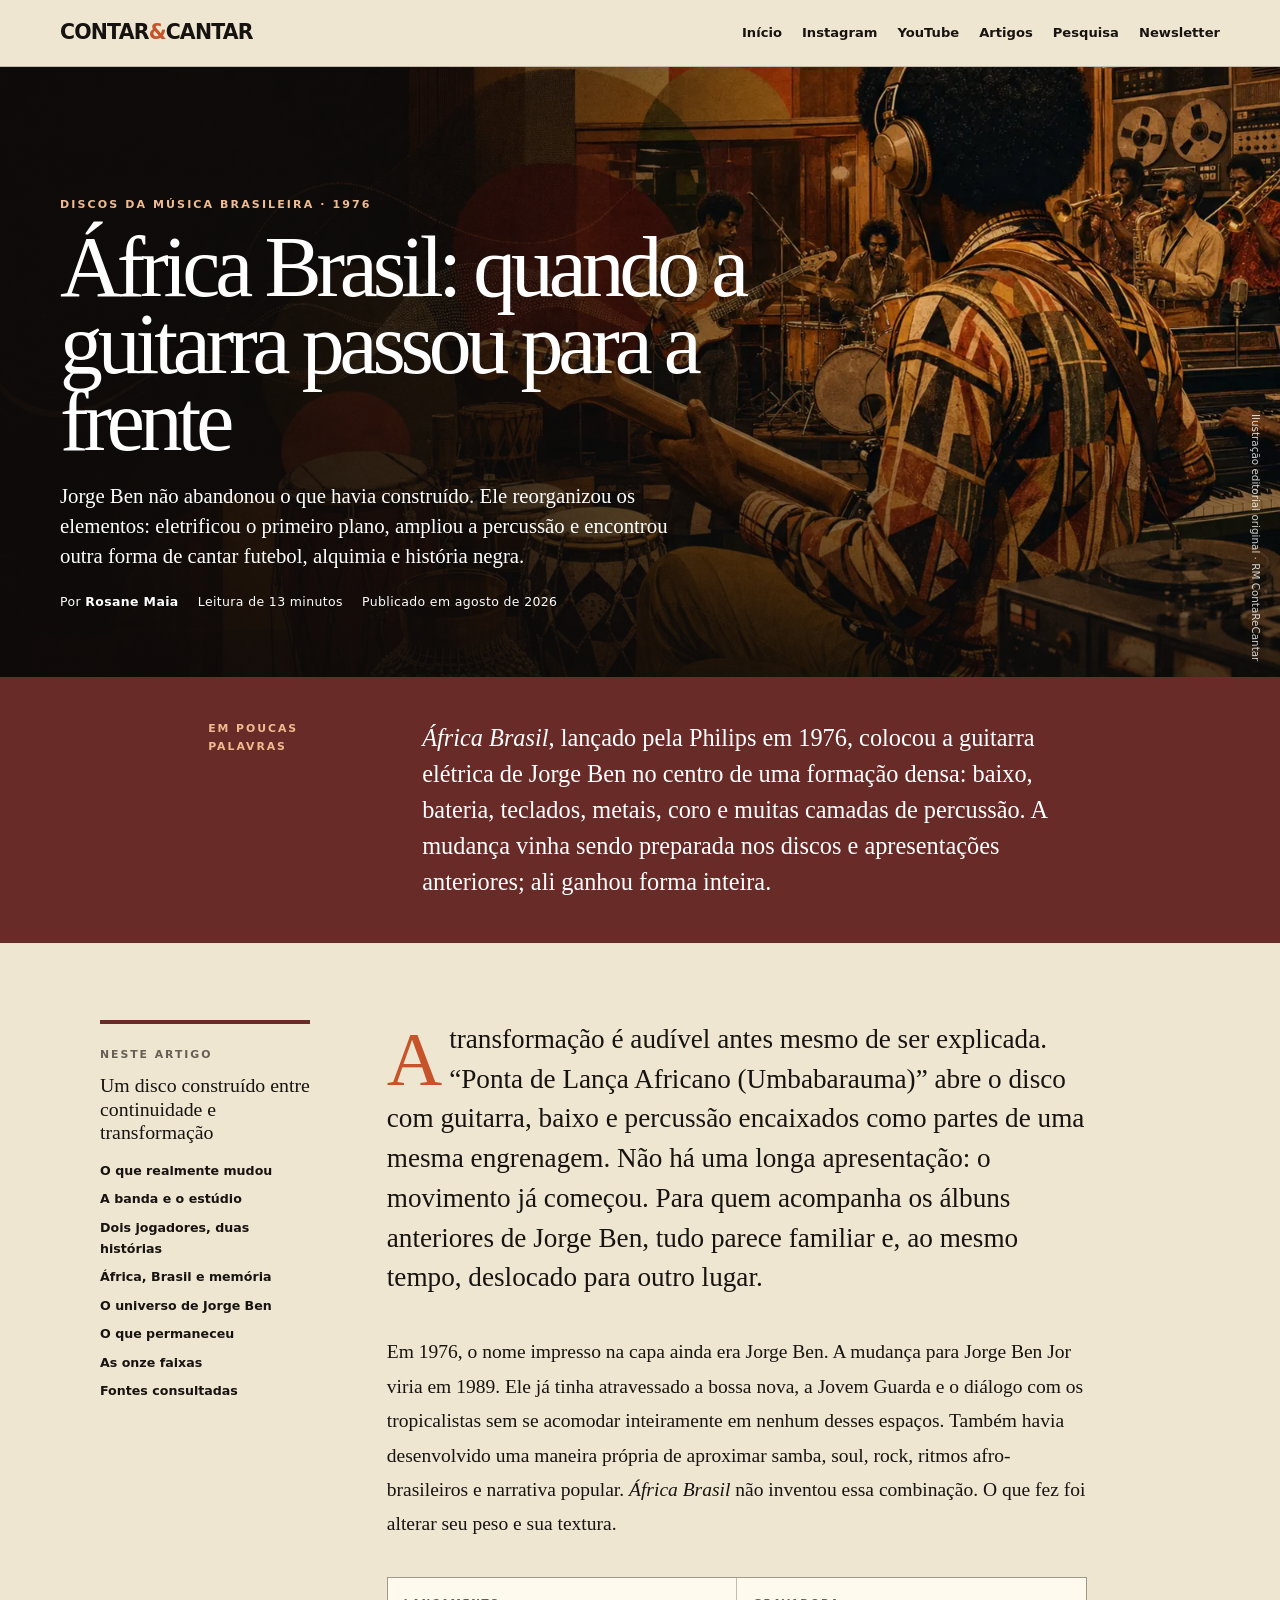
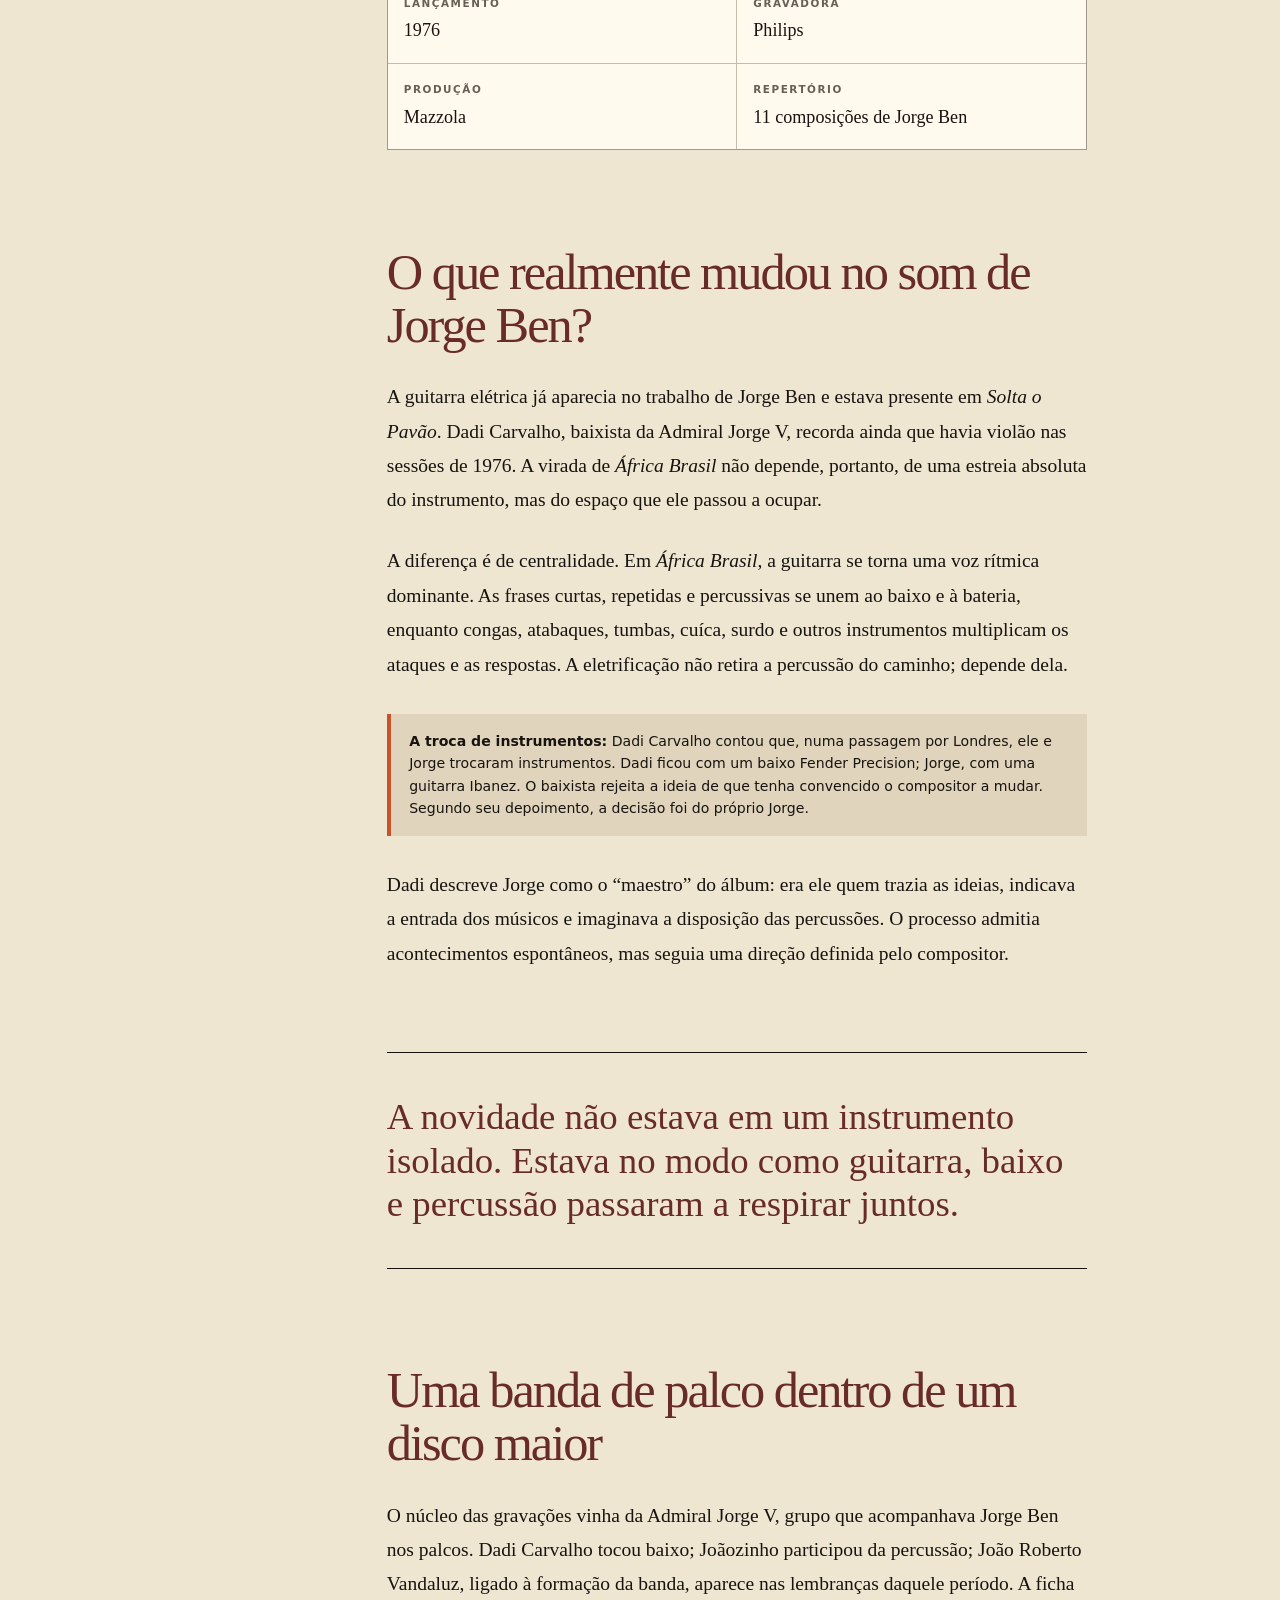
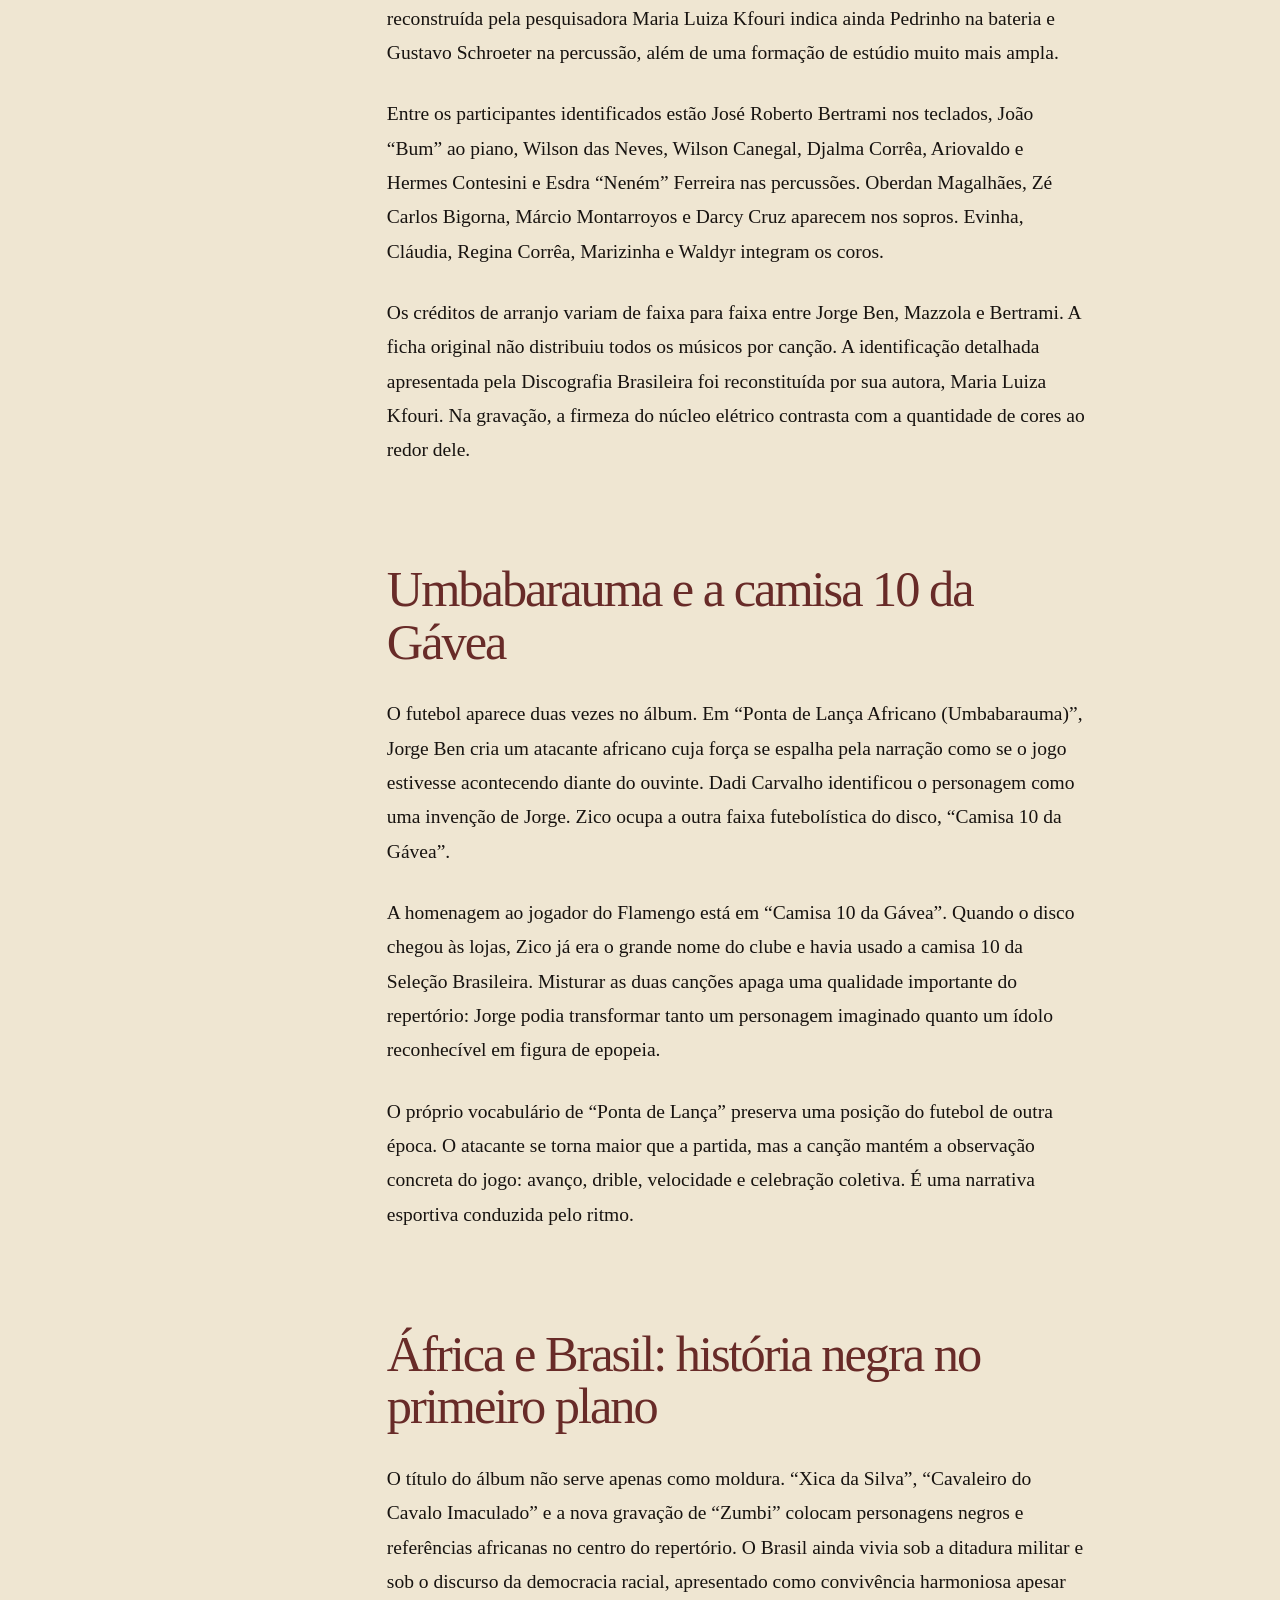
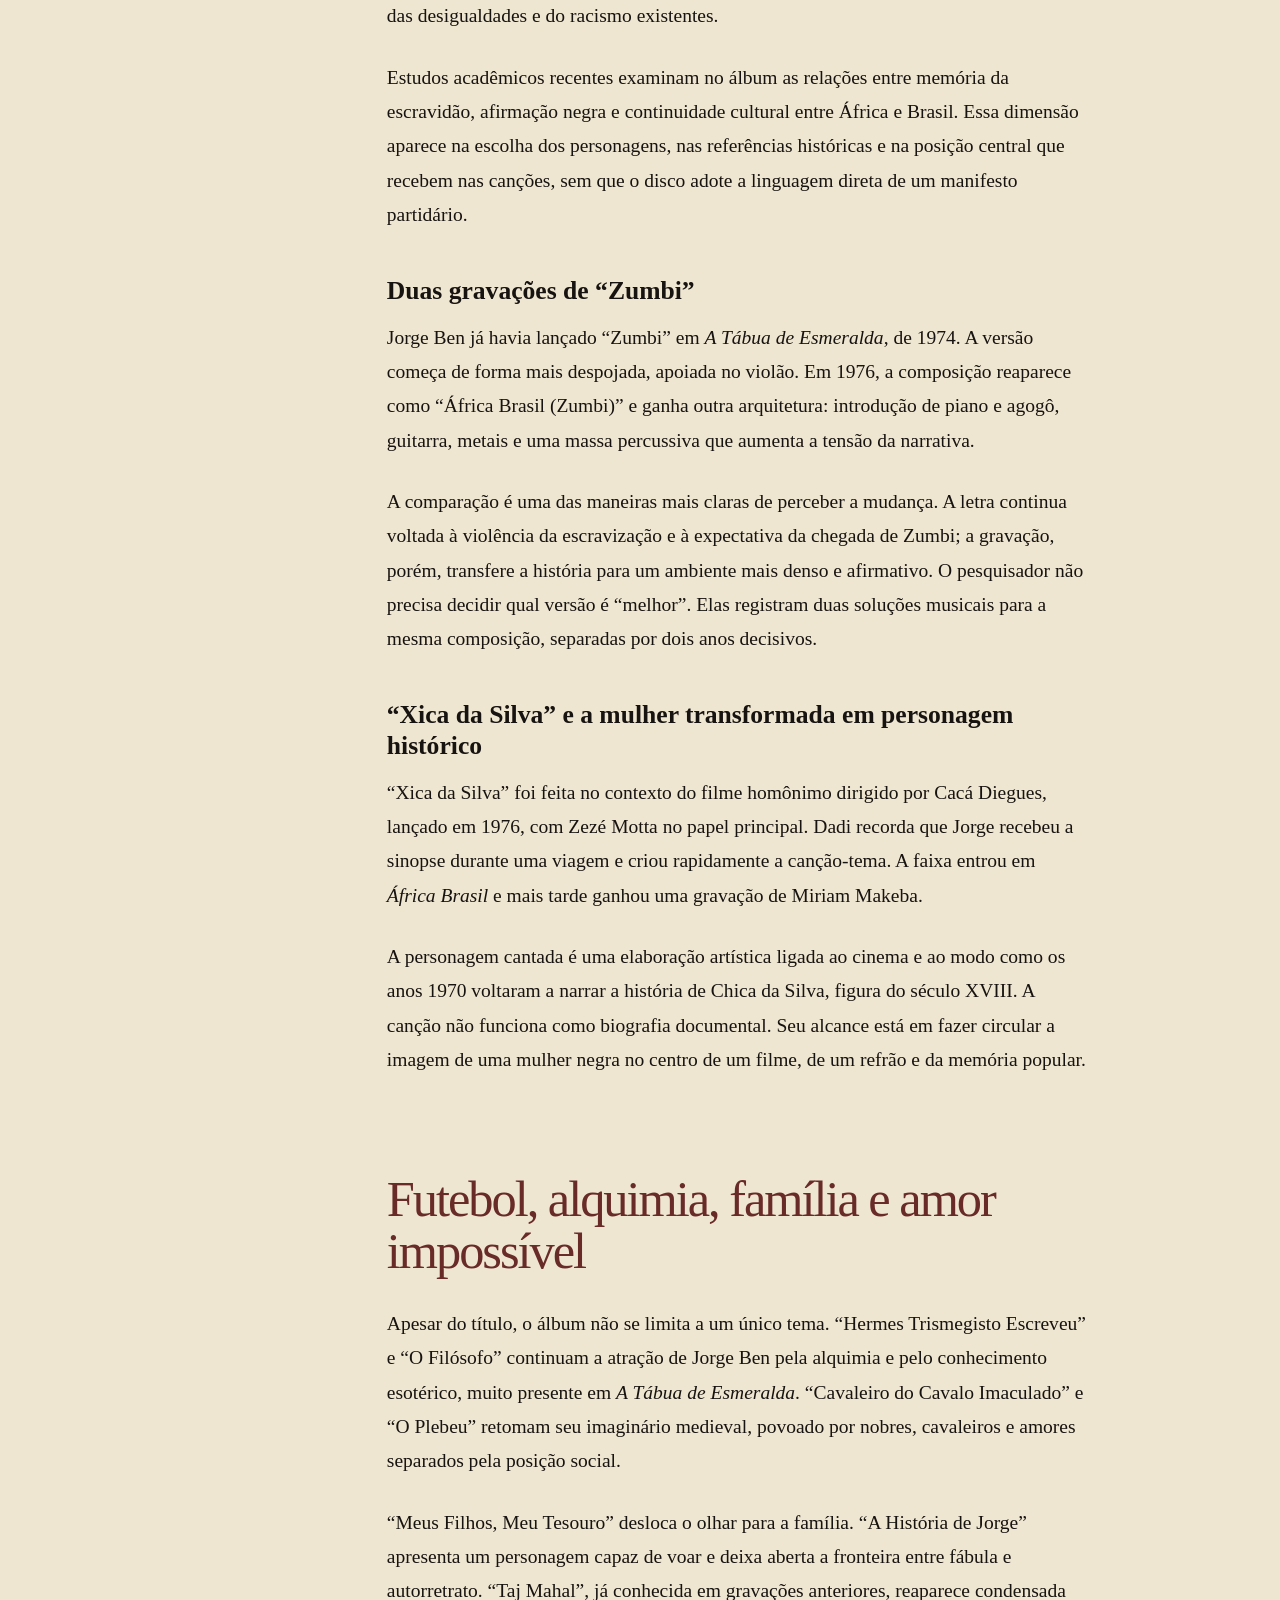
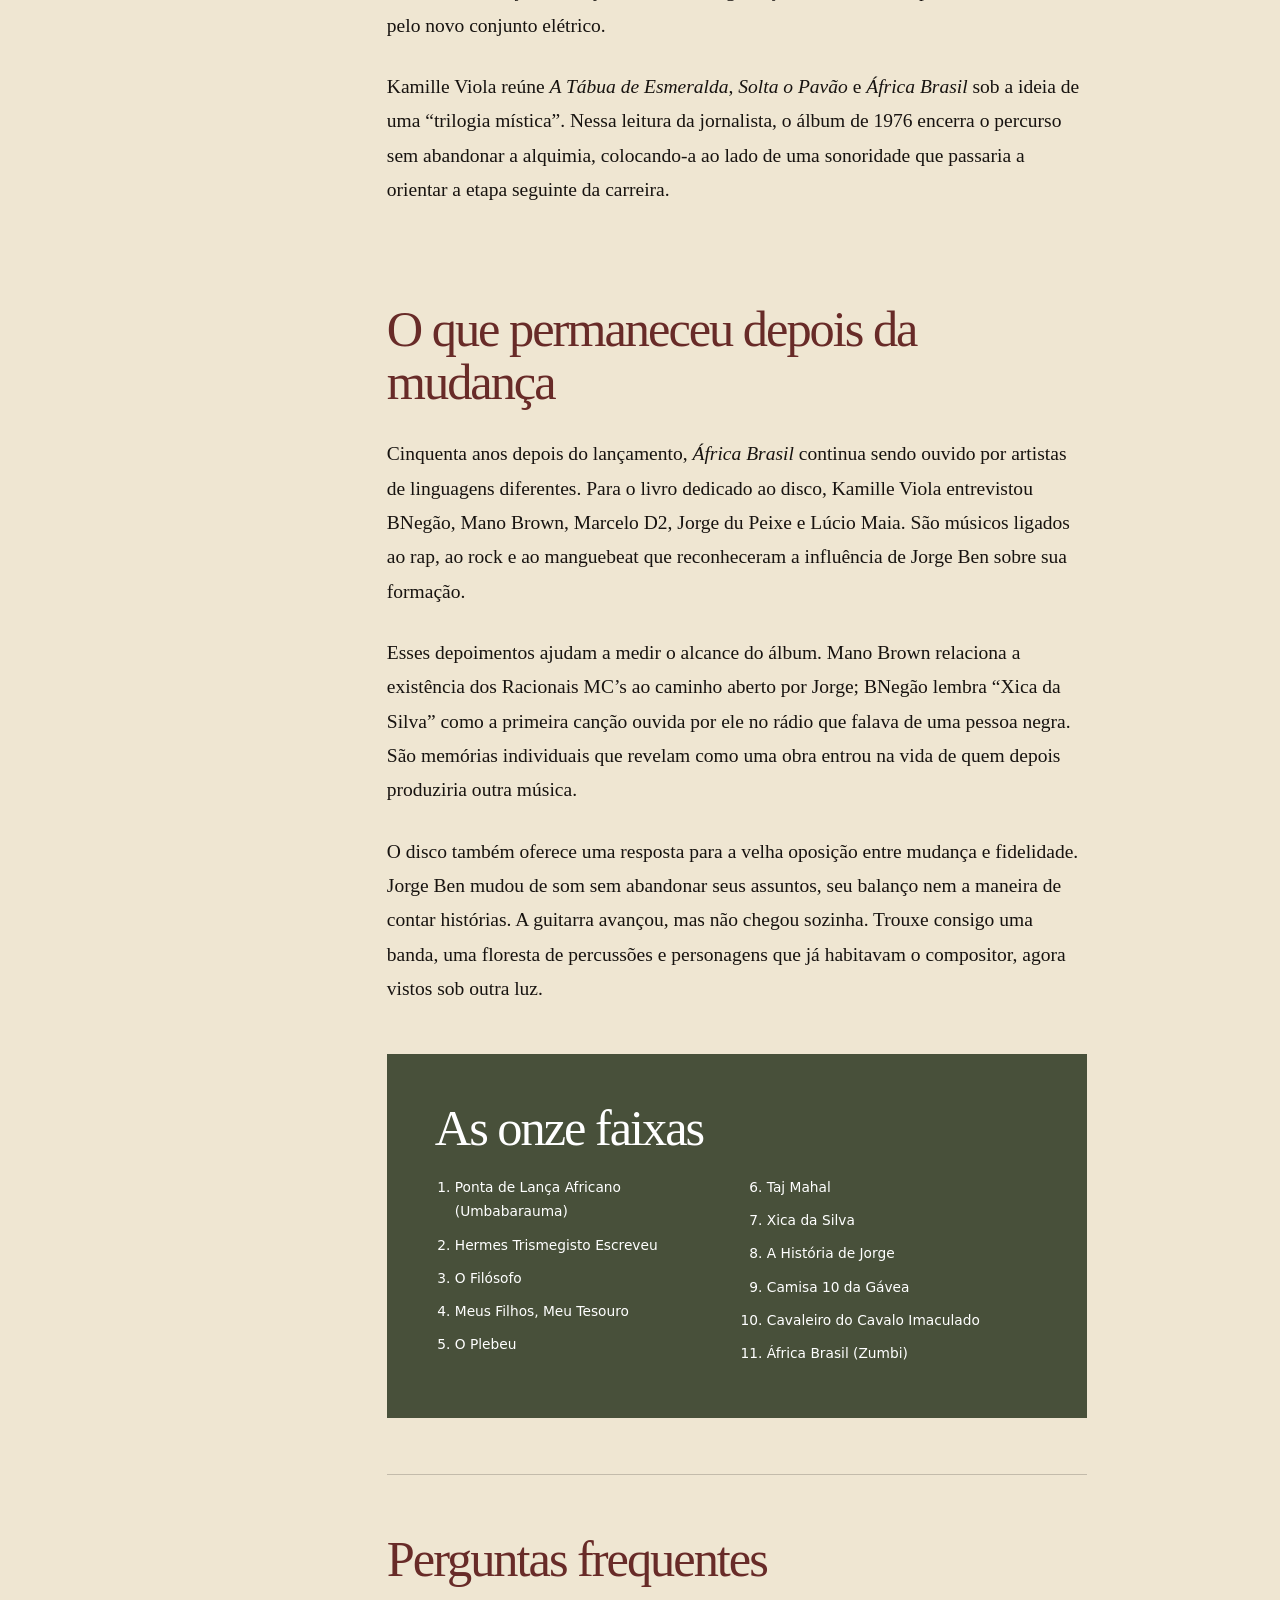
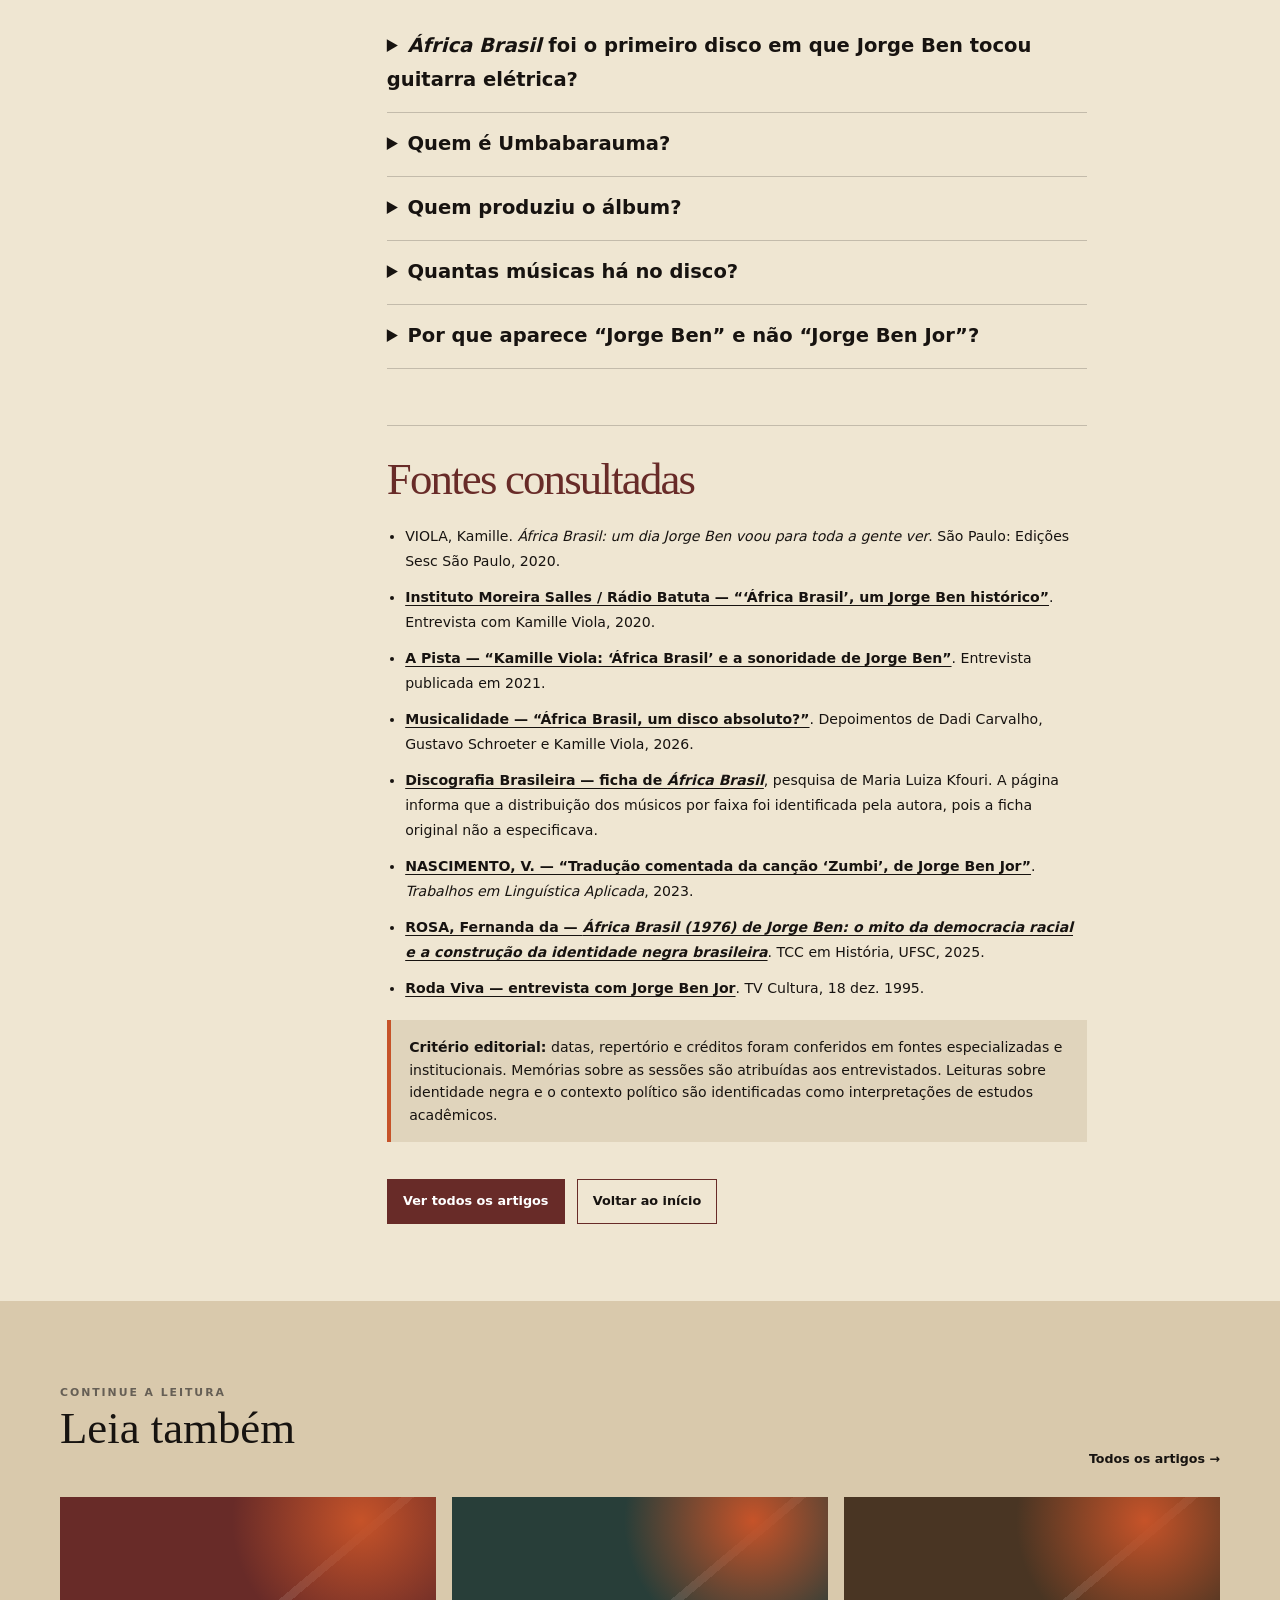
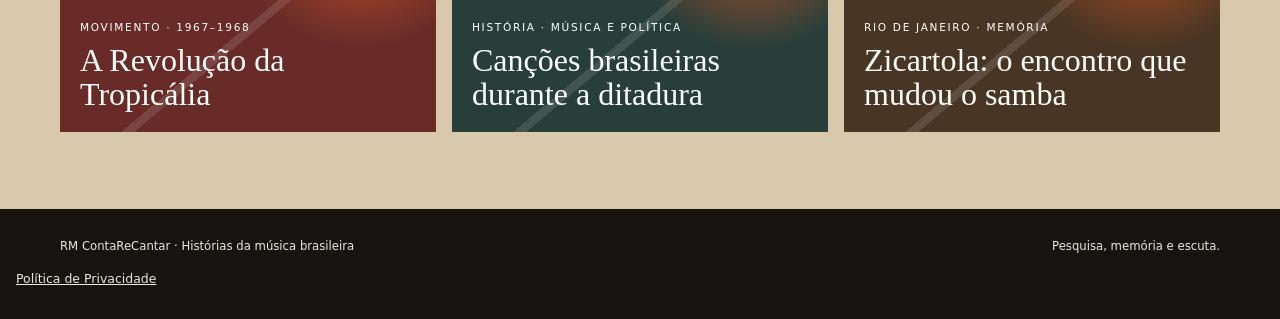
<file: africa-brasil.html>
<!doctype html>
<html lang="pt-BR">
<head>
  <meta charset="utf-8">
  <meta name="viewport" content="width=device-width,initial-scale=1">
  <title>África Brasil, de Jorge Ben: história do disco que mudou seu som</title>
  <meta name="description" content="A história de África Brasil, álbum de 1976 em que Jorge Ben colocou a guitarra no centro de uma mistura de samba, funk, percussão, futebol, alquimia e afirmação negra.">
  <meta name="author" content="Rosane Maia">
  <meta name="robots" content="index,follow,max-image-preview:large">
  <link rel="canonical" href="https://rmcontarecantar.art.br/africa-brasil.html">
  <link rel="icon" href="favicon.svg" type="image/svg+xml">
  <link rel="preload" as="image" href="assets/images/africa-brasil-editorial.webp" type="image/webp">

  <meta property="og:type" content="article">
  <meta property="og:locale" content="pt_BR">
  <meta property="og:site_name" content="RM ContaReCantar">
  <meta property="og:title" content="África Brasil: quando a guitarra passou para a frente">
  <meta property="og:description" content="Como Jorge Ben reorganizou seu próprio som em 1976 e por que o disco continua provocando novas escutas cinquenta anos depois.">
  <meta property="og:url" content="https://rmcontarecantar.art.br/africa-brasil.html">
  <meta property="og:image" content="https://rmcontarecantar.art.br/assets/images/africa-brasil-og.jpg">
  <meta property="og:image:width" content="1200">
  <meta property="og:image:height" content="630">
  <meta property="og:image:alt" content="Ilustração editorial de músicos em um estúdio brasileiro dos anos 1970, com guitarra elétrica e instrumentos de percussão">
  <meta property="article:author" content="Rosane Maia">
  <meta property="article:published_time" content="2026-08-03T09:00:00-03:00">
  <meta property="article:modified_time" content="2026-08-03T09:00:00-03:00">

  <meta name="twitter:card" content="summary_large_image">
  <meta name="twitter:title" content="África Brasil: quando a guitarra passou para a frente">
  <meta name="twitter:description" content="A história do álbum de 1976 que reorganizou o som de Jorge Ben.">
  <meta name="twitter:image" content="https://rmcontarecantar.art.br/assets/images/africa-brasil-og.jpg">

  <!-- Google Analytics 4 -->
  <script async src="https://www.googletagmanager.com/gtag/js?id=G-LFFVYB42R1"></script>
  <script>
    window.dataLayer=window.dataLayer||[];
    function gtag(){dataLayer.push(arguments)}
    gtag("js",new Date());
    gtag("config","G-LFFVYB42R1");
  </script>

  <style>
    :root{--ink:#171310;--paper:#efe6d2;--cream:#fff9ee;--wine:#682b28;--orange:#c65329;--ochre:#c6994b;--olive:#48503a;--line:rgba(23,19,16,.2);--muted:#665f55;--sans:Inter,ui-sans-serif,system-ui,-apple-system,BlinkMacSystemFont,"Segoe UI",sans-serif;--serif:Georgia,"Times New Roman",serif}
    *{box-sizing:border-box}html{scroll-behavior:smooth}body{margin:0;background:var(--paper);color:var(--ink);font-family:var(--sans);line-height:1.65}img{display:block;max-width:100%}a{color:inherit}a:focus-visible,button:focus-visible,summary:focus-visible{outline:3px solid var(--orange);outline-offset:4px}.skip{position:fixed;left:1rem;top:-5rem;z-index:1000;background:var(--cream);padding:.7rem 1rem}.skip:focus{top:1rem}.progress{position:fixed;inset:0 auto auto 0;height:3px;width:0;background:var(--orange);z-index:120}.site-header{position:sticky;top:0;z-index:100;background:rgba(239,230,210,.98);border-bottom:1px solid var(--line)}.header-inner{width:min(1160px,calc(100% - 2rem));min-height:66px;margin:auto;display:flex;align-items:center;justify-content:space-between;gap:1.2rem}.brand{font-weight:850;text-decoration:none;letter-spacing:-.04em;font-size:clamp(1.02rem,2vw,1.28rem)}.brand span{color:var(--orange)}.menu-button{display:none;border:1px solid var(--ink);background:transparent;border-radius:999px;padding:.5rem .78rem;font:inherit}nav{display:flex;align-items:center;gap:1.25rem}nav a{text-decoration:none;font-size:.82rem;font-weight:750}nav a:hover{color:var(--orange)}
    .hero{position:relative;min-height:min(610px,75vh);display:grid;align-items:end;isolation:isolate;background:#2a201b}.hero picture,.hero picture img{position:absolute;inset:0;width:100%;height:100%}.hero img{object-fit:cover;object-position:center}.hero::after{content:"";position:absolute;inset:0;z-index:1;background:linear-gradient(90deg,rgba(13,10,9,.93) 0%,rgba(13,10,9,.72) 37%,rgba(13,10,9,.06) 72%),linear-gradient(0deg,rgba(13,10,9,.72),transparent 55%)}.hero-content{position:relative;z-index:2;width:min(1160px,calc(100% - 2rem));margin:0 auto;padding:clamp(4rem,8vw,7rem) 0 clamp(2.5rem,5vw,4.3rem);color:#fff;display:grid;grid-template-columns:minmax(0,700px) 1fr}.kicker{text-transform:uppercase;letter-spacing:.19em;font-size:.69rem;font-weight:850;color:#f0bc91;margin:0 0 .9rem}h1{font-family:var(--serif);font-weight:400;font-size:clamp(2.8rem,6.7vw,6.15rem);letter-spacing:-.06em;line-height:.9;margin:0;max-width:780px}.deck{font-family:var(--serif);font-size:clamp(1.03rem,1.8vw,1.3rem);line-height:1.45;max-width:650px;margin:1.3rem 0}.byline{display:flex;flex-wrap:wrap;gap:.55rem 1.2rem;font-size:.78rem;letter-spacing:.03em}.byline strong{color:#fff}.image-credit{position:absolute;z-index:3;right:1rem;bottom:1rem;color:rgba(255,255,255,.8);font-size:.65rem;writing-mode:vertical-rl}
    .answer{background:var(--wine);color:#fff}.answer-inner{width:min(950px,calc(100% - 2rem));margin:auto;padding:clamp(1.6rem,4vw,2.7rem);display:grid;grid-template-columns:150px 1fr;gap:clamp(1.5rem,5vw,4rem);align-items:start}.answer-label{font-size:.68rem;letter-spacing:.18em;text-transform:uppercase;font-weight:850;color:#f4ba8f}.answer p{font-family:var(--serif);font-size:clamp(1.16rem,2.2vw,1.52rem);line-height:1.48;margin:0}
    .article-shell{width:min(1080px,calc(100% - 2rem));margin:auto;display:grid;grid-template-columns:210px minmax(0,700px);gap:clamp(2rem,6vw,6rem);padding:clamp(3.2rem,6vw,6rem) 0}.aside-inner{position:sticky;top:94px;border-top:4px solid var(--wine);padding-top:1rem}.aside-label{font-size:.68rem;letter-spacing:.18em;text-transform:uppercase;font-weight:850;color:var(--muted)}.aside-title{font-family:var(--serif);font-size:1.24rem;line-height:1.18;margin:.5rem 0 1rem}.toc-links{display:flex;flex-direction:column;gap:.48rem}.toc-links a,.back-link{font-size:.79rem;font-weight:750;text-decoration:none}.toc-links a:hover,.back-link:hover{color:var(--orange)}.mobile-toc{display:none;margin:0 0 2rem;border-top:4px solid var(--wine);border-bottom:1px solid var(--line);font-family:var(--sans)}.mobile-toc summary{cursor:pointer;list-style:none;display:flex;align-items:center;justify-content:space-between;padding:1rem 0;font-size:.77rem;font-weight:850;letter-spacing:.14em;text-transform:uppercase}.mobile-toc summary::-webkit-details-marker{display:none}.mobile-toc summary::after{content:"+";font-size:1.3rem;color:var(--orange)}.mobile-toc[open] summary::after{content:"–"}.mobile-toc nav{display:flex;position:static;background:transparent;border:0;padding:0 0 1.2rem;flex-direction:column;align-items:flex-start;gap:.65rem}.mobile-toc nav a{font-size:.88rem}.article-body{font-family:var(--serif);font-size:clamp(1.08rem,1.8vw,1.22rem);line-height:1.76}.article-body p{margin:0 0 1.38em}.article-body .lead{font-size:clamp(1.33rem,2.3vw,1.7rem);line-height:1.46}.article-body .lead::first-letter{float:left;font-size:4.8rem;line-height:.74;padding:.16em .09em 0 0;color:var(--orange)}.article-body h2{font-size:clamp(1.9rem,4vw,3.15rem);line-height:1.04;letter-spacing:-.04em;font-weight:400;margin:1.9em 0 .58em;color:var(--wine)}.article-body h3{font-size:clamp(1.25rem,2.5vw,1.6rem);line-height:1.2;margin:1.7em 0 .55em}.pullquote{margin:2.2em 0;padding:1.15em 0;border-top:1px solid var(--ink);border-bottom:1px solid var(--ink);font-size:clamp(1.5rem,3.1vw,2.3rem);line-height:1.18;color:var(--wine)}.note{font-family:var(--sans);font-size:.88rem;line-height:1.6;background:#e0d4bc;border-left:4px solid var(--orange);padding:1rem 1.15rem;margin:2rem 0}.fact-grid{display:grid;grid-template-columns:repeat(2,minmax(0,1fr));gap:1px;background:var(--line);border:1px solid var(--line);margin:2.2rem 0}.fact{background:var(--cream);padding:1rem}.fact span{display:block;font-family:var(--sans);font-size:.65rem;text-transform:uppercase;letter-spacing:.15em;color:var(--muted);font-weight:850}.fact strong{display:block;font-family:var(--serif);font-size:1.13rem;font-weight:400;margin-top:.2rem}.tracklist{background:var(--olive);color:#fff;padding:clamp(1.7rem,4vw,3rem);margin:3rem 0}.tracklist h2{color:#fff;margin:0 0 1rem}.tracklist ol{columns:2;column-gap:2.5rem;margin:0;padding-left:1.25rem}.tracklist li{break-inside:avoid;padding:.28rem 0;font-family:var(--sans);font-size:.86rem}.faq{margin-top:3.5rem;border-top:1px solid var(--line)}.faq h2{margin-top:1.15em}.faq details{border-bottom:1px solid var(--line);padding:.9rem 0;font-family:var(--sans)}.faq summary{cursor:pointer;font-weight:800}.faq details p{font-family:var(--serif);font-size:1rem;margin:.7rem 0 .3rem}.sources{margin-top:3.5rem;padding-top:1.8rem;border-top:1px solid var(--line)}.sources h2,.related h2{font-family:var(--serif);font-weight:400;font-size:clamp(1.9rem,4vw,2.8rem);line-height:1.1;margin:0 0 1rem}.sources ul{padding-left:1.15rem}.sources li{margin:.72rem 0;font-family:var(--sans);font-size:.88rem}.sources a{font-weight:750;text-decoration-thickness:1px;text-underline-offset:3px}.article-actions{display:flex;flex-wrap:wrap;gap:.75rem;margin-top:2.3rem}.button{display:inline-flex;align-items:center;justify-content:center;min-height:44px;padding:.65rem .95rem;border:1px solid var(--wine);text-decoration:none;font-family:var(--sans);font-size:.8rem;font-weight:850}.button.primary{background:var(--wine);color:#fff}.button:hover{background:var(--orange);border-color:var(--orange);color:#fff}
    .related{background:#d9c9ac;padding:clamp(3rem,6vw,5.8rem) max(1rem,calc((100% - 1160px)/2))}.related-head{display:flex;justify-content:space-between;align-items:end;gap:1rem;margin-bottom:1.7rem}.related-grid{display:grid;grid-template-columns:repeat(3,minmax(0,1fr));gap:1rem}.related-card{min-height:235px;display:flex;flex-direction:column;justify-content:flex-end;padding:1.25rem;color:#fff;text-decoration:none;position:relative;overflow:hidden;background:var(--wine);transition:transform .2s}.related-card::before{content:"";position:absolute;inset:0;background:radial-gradient(circle at 80% 10%,var(--orange),transparent 35%),linear-gradient(140deg,transparent 0 52%,rgba(255,255,255,.12) 52% 54%,transparent 54%)}.related-card:nth-child(2){background:#283e39}.related-card:nth-child(3){background:#493523}.related-card>*{position:relative}.related-card span{font-size:.66rem;text-transform:uppercase;letter-spacing:.16em}.related-card strong{font-family:var(--serif);font-size:clamp(1.42rem,2.6vw,2rem);line-height:1.06;font-weight:400;margin-top:.5rem}.related-card:hover{transform:translateY(-4px)}footer{background:var(--ink);color:#eee7db;padding:1.8rem 1rem}.footer-inner{width:min(1160px,100%);margin:auto;display:flex;justify-content:space-between;gap:1rem;flex-wrap:wrap;font-size:.73rem}
    @media(max-width:820px){.menu-button{display:block}nav{display:none;position:absolute;top:66px;left:0;right:0;background:var(--paper);padding:1.2rem 1rem 1.5rem;border-bottom:1px solid var(--line);flex-direction:column;align-items:flex-start}nav.open{display:flex}.hero{min-height:680px}.hero::after{background:linear-gradient(0deg,rgba(13,10,9,.94) 0%,rgba(13,10,9,.56) 66%,rgba(13,10,9,.08) 100%)}.hero img{object-position:65% center}.hero-content{grid-template-columns:1fr;padding-bottom:3rem}h1{font-size:clamp(3rem,14vw,5.25rem)}.image-credit{display:none}.answer-inner{grid-template-columns:1fr;gap:.7rem}.article-shell{grid-template-columns:1fr;padding-top:3rem}.article-aside{display:none}.mobile-toc{display:block}.fact-grid{grid-template-columns:1fr}.tracklist ol{columns:1}.related-grid{grid-template-columns:1fr}.related-card{min-height:205px}}
    @media(max-width:480px){.header-inner{min-height:62px}.site-header nav{top:62px}.hero{min-height:630px}.hero-content{width:min(100% - 1.3rem,1160px)}.deck{font-size:1rem}.article-shell{width:min(100% - 1.3rem,1080px)}.article-body{font-size:1.06rem}.article-body .lead::first-letter{font-size:4.1rem}.tracklist{margin-left:-.65rem;margin-right:-.65rem}.related-head{align-items:flex-start;flex-direction:column}}
    @media print{.progress,.site-header,.article-aside,.article-actions,.related,footer{display:none}.hero{min-height:auto;background:none}.hero picture,.hero::after,.image-credit{display:none}.hero-content{color:#000;padding:2rem 0}.kicker{color:#000}.answer{color:#000;background:none;border:1px solid #000}.article-shell{display:block;padding:1rem 0}}
    @media(prefers-reduced-motion:reduce){html{scroll-behavior:auto}*{animation:none!important;transition:none!important}}
  </style>

  <script type="application/ld+json">
  {"@context":"https://schema.org","@type":"Article","headline":"África Brasil: quando a guitarra passou para a frente","description":"A história do álbum de 1976 em que Jorge Ben colocou a guitarra elétrica no centro de seu som.","author":{"@type":"Person","name":"Rosane Maia"},"publisher":{"@type":"Organization","name":"RM ContaReCantar","url":"https://rmcontarecantar.art.br/"},"datePublished":"2026-08-03","dateModified":"2026-08-03","mainEntityOfPage":"https://rmcontarecantar.art.br/africa-brasil.html","image":"https://rmcontarecantar.art.br/assets/images/africa-brasil-og.jpg","inLanguage":"pt-BR","about":["África Brasil","Jorge Ben","música brasileira","samba funk","música negra brasileira"]}
  </script>
  <script type="application/ld+json">
  {"@context":"https://schema.org","@type":"FAQPage","mainEntity":[{"@type":"Question","name":"África Brasil foi o primeiro disco em que Jorge Ben tocou guitarra elétrica?","acceptedAnswer":{"@type":"Answer","text":"Não é correto tratar África Brasil como a primeira aparição da guitarra elétrica em sua discografia. Ela já era usada antes, inclusive em Solta o Pavão. No álbum de 1976, porém, passou a ocupar o centro dos arranjos e a definir mais claramente a nova sonoridade."}},{"@type":"Question","name":"Quem é Umbabarauma?","acceptedAnswer":{"@type":"Answer","text":"É o ponta de lança africano imaginado por Jorge Ben na canção que abre o disco. A faixa dedicada diretamente a Zico é Camisa 10 da Gávea."}},{"@type":"Question","name":"Quem produziu África Brasil?","acceptedAnswer":{"@type":"Answer","text":"O álbum foi produzido por Mazzola para a Philips. Os arranjos são creditados, conforme as faixas, a Jorge Ben, Mazzola e José Roberto Bertrami."}}]}
  </script>
  <!-- Google AdSense -->
  <script async src="https://pagead2.googlesyndication.com/pagead/js/adsbygoogle.js?client=ca-pub-9264164526699747" crossorigin="anonymous"></script>
</head>
<body>
  <a class="skip" href="#conteudo">Pular para o artigo</a>
  <div class="progress" id="progress" aria-hidden="true"></div>
  <header class="site-header"><div class="header-inner">
    <a class="brand" href="index.html#inicio" aria-label="RM ContaReCantar — página inicial">CONTAR<span>&amp;</span>CANTAR</a>
    <button class="menu-button" id="menuButton" type="button" aria-expanded="false" aria-controls="mainNav">Menu</button>
    <nav id="mainNav" aria-label="Navegação principal"><a href="index.html#inicio">Início</a><a href="index.html#instagram">Instagram</a><a href="index.html#youtube">YouTube</a><a href="index.html#artigos">Artigos</a><a href="index.html#pesquisa">Pesquisa</a><a href="index.html#newsletter">Newsletter</a></nav>
  </div></header>

  <main id="conteudo">
    <header class="hero">
      <picture><source srcset="assets/images/africa-brasil-editorial.webp" type="image/webp"><img src="assets/images/africa-brasil-editorial.jpg" width="1600" height="1000" alt="Ilustração editorial de músicos em um estúdio brasileiro dos anos 1970, com guitarra elétrica, baixo, bateria, metais e instrumentos de percussão"></picture>
      <div class="hero-content"><div>
        <p class="kicker">Discos da música brasileira · 1976</p>
        <h1>África Brasil: quando a guitarra passou para a frente</h1>
        <p class="deck">Jorge Ben não abandonou o que havia construído. Ele reorganizou os elementos: eletrificou o primeiro plano, ampliou a percussão e encontrou outra forma de cantar futebol, alquimia e história negra.</p>
        <div class="byline"><span>Por <strong>Rosane Maia</strong></span><span>Leitura de 13 minutos</span><span>Publicado em agosto de 2026</span></div>
      </div></div>
      <small class="image-credit">Ilustração editorial original · RM ContaReCantar</small>
    </header>

    <section class="answer" aria-label="Resposta rápida"><div class="answer-inner"><span class="answer-label">Em poucas palavras</span><p><em>África Brasil</em>, lançado pela Philips em 1976, colocou a guitarra elétrica de Jorge Ben no centro de uma formação densa: baixo, bateria, teclados, metais, coro e muitas camadas de percussão. A mudança vinha sendo preparada nos discos e apresentações anteriores; ali ganhou forma inteira.</p></div></section>

    <div class="article-shell">
      <aside class="article-aside" aria-label="Índice do artigo"><div class="aside-inner"><span class="aside-label">Neste artigo</span><p class="aside-title">Um disco construído entre continuidade e transformação</p><div class="toc-links"><a href="#mudanca">O que realmente mudou</a><a href="#estudio">A banda e o estúdio</a><a href="#futebol">Dois jogadores, duas histórias</a><a href="#africa">África, Brasil e memória</a><a href="#universo">O universo de Jorge Ben</a><a href="#legado">O que permaneceu</a><a href="#faixas">As onze faixas</a><a href="#fontes">Fontes consultadas</a></div></div></aside>

      <article class="article-body">
        <details class="mobile-toc"><summary>Neste artigo</summary><nav aria-label="Índice do artigo no celular"><a href="#mudanca">O que realmente mudou</a><a href="#estudio">A banda e o estúdio</a><a href="#futebol">Dois jogadores, duas histórias</a><a href="#africa">África, Brasil e memória</a><a href="#universo">O universo de Jorge Ben</a><a href="#legado">O que permaneceu</a><a href="#faixas">As onze faixas</a><a href="#fontes">Fontes consultadas</a></nav></details>

        <p class="lead">A transformação é audível antes mesmo de ser explicada. “Ponta de Lança Africano (Umbabarauma)” abre o disco com guitarra, baixo e percussão encaixados como partes de uma mesma engrenagem. Não há uma longa apresentação: o movimento já começou. Para quem acompanha os álbuns anteriores de Jorge Ben, tudo parece familiar e, ao mesmo tempo, deslocado para outro lugar.</p>

        <p>Em 1976, o nome impresso na capa ainda era Jorge Ben. A mudança para Jorge Ben Jor viria em 1989. Ele já tinha atravessado a bossa nova, a Jovem Guarda e o diálogo com os tropicalistas sem se acomodar inteiramente em nenhum desses espaços. Também havia desenvolvido uma maneira própria de aproximar samba, soul, rock, ritmos afro-brasileiros e narrativa popular. <em>África Brasil</em> não inventou essa combinação. O que fez foi alterar seu peso e sua textura.</p>

        <div class="fact-grid" aria-label="Ficha resumida do disco"><div class="fact"><span>Lançamento</span><strong>1976</strong></div><div class="fact"><span>Gravadora</span><strong>Philips</strong></div><div class="fact"><span>Produção</span><strong>Mazzola</strong></div><div class="fact"><span>Repertório</span><strong>11 composições de Jorge Ben</strong></div></div>

        <h2 id="mudanca">O que realmente mudou no som de Jorge Ben?</h2>

        <p>A guitarra elétrica já aparecia no trabalho de Jorge Ben e estava presente em <em>Solta o Pavão</em>. Dadi Carvalho, baixista da Admiral Jorge V, recorda ainda que havia violão nas sessões de 1976. A virada de <em>África Brasil</em> não depende, portanto, de uma estreia absoluta do instrumento, mas do espaço que ele passou a ocupar.</p>

        <p>A diferença é de centralidade. Em <em>África Brasil</em>, a guitarra se torna uma voz rítmica dominante. As frases curtas, repetidas e percussivas se unem ao baixo e à bateria, enquanto congas, atabaques, tumbas, cuíca, surdo e outros instrumentos multiplicam os ataques e as respostas. A eletrificação não retira a percussão do caminho; depende dela.</p>

        <aside class="note"><strong>A troca de instrumentos:</strong> Dadi Carvalho contou que, numa passagem por Londres, ele e Jorge trocaram instrumentos. Dadi ficou com um baixo Fender Precision; Jorge, com uma guitarra Ibanez. O baixista rejeita a ideia de que tenha convencido o compositor a mudar. Segundo seu depoimento, a decisão foi do próprio Jorge.</aside>

        <p>Dadi descreve Jorge como o “maestro” do álbum: era ele quem trazia as ideias, indicava a entrada dos músicos e imaginava a disposição das percussões. O processo admitia acontecimentos espontâneos, mas seguia uma direção definida pelo compositor.</p>

        <div class="pullquote">A novidade não estava em um instrumento isolado. Estava no modo como guitarra, baixo e percussão passaram a respirar juntos.</div>

        <h2 id="estudio">Uma banda de palco dentro de um disco maior</h2>

        <p>O núcleo das gravações vinha da Admiral Jorge V, grupo que acompanhava Jorge Ben nos palcos. Dadi Carvalho tocou baixo; Joãozinho participou da percussão; João Roberto Vandaluz, ligado à formação da banda, aparece nas lembranças daquele período. A ficha reconstruída pela pesquisadora Maria Luiza Kfouri indica ainda Pedrinho na bateria e Gustavo Schroeter na percussão, além de uma formação de estúdio muito mais ampla.</p>

        <p>Entre os participantes identificados estão José Roberto Bertrami nos teclados, João “Bum” ao piano, Wilson das Neves, Wilson Canegal, Djalma Corrêa, Ariovaldo e Hermes Contesini e Esdra “Neném” Ferreira nas percussões. Oberdan Magalhães, Zé Carlos Bigorna, Márcio Montarroyos e Darcy Cruz aparecem nos sopros. Evinha, Cláudia, Regina Corrêa, Marizinha e Waldyr integram os coros.</p>

        <p>Os créditos de arranjo variam de faixa para faixa entre Jorge Ben, Mazzola e Bertrami. A ficha original não distribuiu todos os músicos por canção. A identificação detalhada apresentada pela Discografia Brasileira foi reconstituída por sua autora, Maria Luiza Kfouri. Na gravação, a firmeza do núcleo elétrico contrasta com a quantidade de cores ao redor dele.</p>

        <h2 id="futebol">Umbabarauma e a camisa 10 da Gávea</h2>

        <p>O futebol aparece duas vezes no álbum. Em “Ponta de Lança Africano (Umbabarauma)”, Jorge Ben cria um atacante africano cuja força se espalha pela narração como se o jogo estivesse acontecendo diante do ouvinte. Dadi Carvalho identificou o personagem como uma invenção de Jorge. Zico ocupa a outra faixa futebolística do disco, “Camisa 10 da Gávea”.</p>

        <p>A homenagem ao jogador do Flamengo está em “Camisa 10 da Gávea”. Quando o disco chegou às lojas, Zico já era o grande nome do clube e havia usado a camisa 10 da Seleção Brasileira. Misturar as duas canções apaga uma qualidade importante do repertório: Jorge podia transformar tanto um personagem imaginado quanto um ídolo reconhecível em figura de epopeia.</p>

        <p>O próprio vocabulário de “Ponta de Lança” preserva uma posição do futebol de outra época. O atacante se torna maior que a partida, mas a canção mantém a observação concreta do jogo: avanço, drible, velocidade e celebração coletiva. É uma narrativa esportiva conduzida pelo ritmo.</p>

        <h2 id="africa">África e Brasil: história negra no primeiro plano</h2>

        <p>O título do álbum não serve apenas como moldura. “Xica da Silva”, “Cavaleiro do Cavalo Imaculado” e a nova gravação de “Zumbi” colocam personagens negros e referências africanas no centro do repertório. O Brasil ainda vivia sob a ditadura militar e sob o discurso da democracia racial, apresentado como convivência harmoniosa apesar das desigualdades e do racismo existentes.</p>

        <p>Estudos acadêmicos recentes examinam no álbum as relações entre memória da escravidão, afirmação negra e continuidade cultural entre África e Brasil. Essa dimensão aparece na escolha dos personagens, nas referências históricas e na posição central que recebem nas canções, sem que o disco adote a linguagem direta de um manifesto partidário.</p>

        <h3>Duas gravações de “Zumbi”</h3>

        <p>Jorge Ben já havia lançado “Zumbi” em <em>A Tábua de Esmeralda</em>, de 1974. A versão começa de forma mais despojada, apoiada no violão. Em 1976, a composição reaparece como “África Brasil (Zumbi)” e ganha outra arquitetura: introdução de piano e agogô, guitarra, metais e uma massa percussiva que aumenta a tensão da narrativa.</p>

        <p>A comparação é uma das maneiras mais claras de perceber a mudança. A letra continua voltada à violência da escravização e à expectativa da chegada de Zumbi; a gravação, porém, transfere a história para um ambiente mais denso e afirmativo. O pesquisador não precisa decidir qual versão é “melhor”. Elas registram duas soluções musicais para a mesma composição, separadas por dois anos decisivos.</p>

        <h3>“Xica da Silva” e a mulher transformada em personagem histórico</h3>

        <p>“Xica da Silva” foi feita no contexto do filme homônimo dirigido por Cacá Diegues, lançado em 1976, com Zezé Motta no papel principal. Dadi recorda que Jorge recebeu a sinopse durante uma viagem e criou rapidamente a canção-tema. A faixa entrou em <em>África Brasil</em> e mais tarde ganhou uma gravação de Miriam Makeba.</p>

        <p>A personagem cantada é uma elaboração artística ligada ao cinema e ao modo como os anos 1970 voltaram a narrar a história de Chica da Silva, figura do século XVIII. A canção não funciona como biografia documental. Seu alcance está em fazer circular a imagem de uma mulher negra no centro de um filme, de um refrão e da memória popular.</p>

        <h2 id="universo">Futebol, alquimia, família e amor impossível</h2>

        <p>Apesar do título, o álbum não se limita a um único tema. “Hermes Trismegisto Escreveu” e “O Filósofo” continuam a atração de Jorge Ben pela alquimia e pelo conhecimento esotérico, muito presente em <em>A Tábua de Esmeralda</em>. “Cavaleiro do Cavalo Imaculado” e “O Plebeu” retomam seu imaginário medieval, povoado por nobres, cavaleiros e amores separados pela posição social.</p>

        <p>“Meus Filhos, Meu Tesouro” desloca o olhar para a família. “A História de Jorge” apresenta um personagem capaz de voar e deixa aberta a fronteira entre fábula e autorretrato. “Taj Mahal”, já conhecida em gravações anteriores, reaparece condensada pelo novo conjunto elétrico.</p>

        <p>Kamille Viola reúne <em>A Tábua de Esmeralda</em>, <em>Solta o Pavão</em> e <em>África Brasil</em> sob a ideia de uma “trilogia mística”. Nessa leitura da jornalista, o álbum de 1976 encerra o percurso sem abandonar a alquimia, colocando-a ao lado de uma sonoridade que passaria a orientar a etapa seguinte da carreira.</p>

        <h2 id="legado">O que permaneceu depois da mudança</h2>

        <p>Cinquenta anos depois do lançamento, <em>África Brasil</em> continua sendo ouvido por artistas de linguagens diferentes. Para o livro dedicado ao disco, Kamille Viola entrevistou BNegão, Mano Brown, Marcelo D2, Jorge du Peixe e Lúcio Maia. São músicos ligados ao rap, ao rock e ao manguebeat que reconheceram a influência de Jorge Ben sobre sua formação.</p>

        <p>Esses depoimentos ajudam a medir o alcance do álbum. Mano Brown relaciona a existência dos Racionais MC’s ao caminho aberto por Jorge; BNegão lembra “Xica da Silva” como a primeira canção ouvida por ele no rádio que falava de uma pessoa negra. São memórias individuais que revelam como uma obra entrou na vida de quem depois produziria outra música.</p>

        <p>O disco também oferece uma resposta para a velha oposição entre mudança e fidelidade. Jorge Ben mudou de som sem abandonar seus assuntos, seu balanço nem a maneira de contar histórias. A guitarra avançou, mas não chegou sozinha. Trouxe consigo uma banda, uma floresta de percussões e personagens que já habitavam o compositor, agora vistos sob outra luz.</p>

        <section class="tracklist" id="faixas"><h2>As onze faixas</h2><ol><li>Ponta de Lança Africano (Umbabarauma)</li><li>Hermes Trismegisto Escreveu</li><li>O Filósofo</li><li>Meus Filhos, Meu Tesouro</li><li>O Plebeu</li><li>Taj Mahal</li><li>Xica da Silva</li><li>A História de Jorge</li><li>Camisa 10 da Gávea</li><li>Cavaleiro do Cavalo Imaculado</li><li>África Brasil (Zumbi)</li></ol></section>

        <section class="faq" aria-labelledby="faq-title"><h2 id="faq-title">Perguntas frequentes</h2>
          <details><summary><em>África Brasil</em> foi o primeiro disco em que Jorge Ben tocou guitarra elétrica?</summary><p>Não. A guitarra já aparecia antes, inclusive em <em>Solta o Pavão</em>. Em 1976, ela passou a ocupar o centro dos arranjos de maneira mais sistemática e audível.</p></details>
          <details><summary>Quem é Umbabarauma?</summary><p>É o ponta de lança africano imaginado por Jorge Ben. A canção dedicada diretamente a Zico é “Camisa 10 da Gávea”.</p></details>
          <details><summary>Quem produziu o álbum?</summary><p>Mazzola produziu o disco para a Philips. Os arranjos são atribuídos, conforme cada faixa, a Jorge Ben, Mazzola e José Roberto Bertrami.</p></details>
          <details><summary>Quantas músicas há no disco?</summary><p>São onze faixas, todas compostas por Jorge Ben.</p></details>
          <details><summary>Por que aparece “Jorge Ben” e não “Jorge Ben Jor”?</summary><p>Porque esse era o nome artístico usado em 1976. A forma Jorge Ben Jor foi adotada em 1989.</p></details>
        </section>

        <section class="sources" id="fontes"><h2>Fontes consultadas</h2><ul>
          <li>VIOLA, Kamille. <em>África Brasil: um dia Jorge Ben voou para toda a gente ver</em>. São Paulo: Edições Sesc São Paulo, 2020.</li>
          <li><a href="https://radiobatuta.ims.com.br/entrevistas/africa-brasil-um-jorge-ben-historico" target="_blank" rel="noopener noreferrer">Instituto Moreira Salles / Rádio Batuta — “‘África Brasil’, um Jorge Ben histórico”</a>. Entrevista com Kamille Viola, 2020.</li>
          <li><a href="https://apistajornal.com/2021/03/05/kamille-viola-africa-brasil-sonoridade-de-jorge-ben/" target="_blank" rel="noopener noreferrer">A Pista — “Kamille Viola: ‘África Brasil’ e a sonoridade de Jorge Ben”</a>. Entrevista publicada em 2021.</li>
          <li><a href="https://musicalidade.com/africa-brasil-um-disco-absoluto/" target="_blank" rel="noopener noreferrer">Musicalidade — “África Brasil, um disco absoluto?”</a>. Depoimentos de Dadi Carvalho, Gustavo Schroeter e Kamille Viola, 2026.</li>
          <li><a href="https://discografia.discosdobrasil.com.br/discos/africa-brasil" target="_blank" rel="noopener noreferrer">Discografia Brasileira — ficha de <em>África Brasil</em></a>, pesquisa de Maria Luiza Kfouri. A página informa que a distribuição dos músicos por faixa foi identificada pela autora, pois a ficha original não a especificava.</li>
          <li><a href="https://www.scielo.br/j/tla/a/n9LYkXhVyCyr8zjzzsw6TrR/?lang=pt" target="_blank" rel="noopener noreferrer">NASCIMENTO, V. — “Tradução comentada da canção ‘Zumbi’, de Jorge Ben Jor”</a>. <em>Trabalhos em Linguística Aplicada</em>, 2023.</li>
          <li><a href="https://repositorio.ufsc.br/handle/123456789/269541" target="_blank" rel="noopener noreferrer">ROSA, Fernanda da — <em>África Brasil (1976) de Jorge Ben: o mito da democracia racial e a construção da identidade negra brasileira</em></a>. TCC em História, UFSC, 2025.</li>
          <li><a href="https://rodaviva.fapesp.br/materia/66/entrevistados/jorge_ben_jor_1995.htm" target="_blank" rel="noopener noreferrer">Roda Viva — entrevista com Jorge Ben Jor</a>. TV Cultura, 18 dez. 1995.</li>
        </ul><p class="note"><strong>Critério editorial:</strong> datas, repertório e créditos foram conferidos em fontes especializadas e institucionais. Memórias sobre as sessões são atribuídas aos entrevistados. Leituras sobre identidade negra e o contexto político são identificadas como interpretações de estudos acadêmicos.</p></section>

        <div class="article-actions"><a class="button primary" href="index.html#artigos">Ver todos os artigos</a><a class="button" href="index.html#inicio">Voltar ao início</a></div>
      </article>
    </div>

    <section class="related" aria-labelledby="related-title"><div class="related-head"><div><span class="aside-label">Continue a leitura</span><h2 id="related-title">Leia também</h2></div><a class="back-link" href="index.html#artigos">Todos os artigos →</a></div><div class="related-grid">
      <a class="related-card" href="tropicalia.html"><span>Movimento · 1967–1968</span><strong>A Revolução da Tropicália</strong></a>
      <a class="related-card" href="ditadura-musica.html"><span>História · Música e política</span><strong>Canções brasileiras durante a ditadura</strong></a>
      <a class="related-card" href="zicartola.html"><span>Rio de Janeiro · Memória</span><strong>Zicartola: o encontro que mudou o samba</strong></a>
    </div></section>
  </main>

  <footer><div class="footer-inner"><span>RM ContaReCantar · Histórias da música brasileira</span><span>Pesquisa, memória e escuta.</span></div><p style="margin:.8rem 0 0;font-size:.78rem"><a href="politica-de-privacidade.html">Política de Privacidade</a></p></footer>
  <script>
    const menuButton=document.getElementById("menuButton"),mainNav=document.getElementById("mainNav");menuButton.addEventListener("click",()=>{const open=mainNav.classList.toggle("open");menuButton.setAttribute("aria-expanded",String(open))});mainNav.querySelectorAll("a").forEach(a=>a.addEventListener("click",()=>{mainNav.classList.remove("open");menuButton.setAttribute("aria-expanded","false")}));const progress=document.getElementById("progress");function updateProgress(){const h=document.documentElement.scrollHeight-innerHeight;progress.style.width=(h>0?scrollY/h*100:0)+"%"}addEventListener("scroll",updateProgress,{passive:true});updateProgress();
  </script>
</body>
</html>
</file>
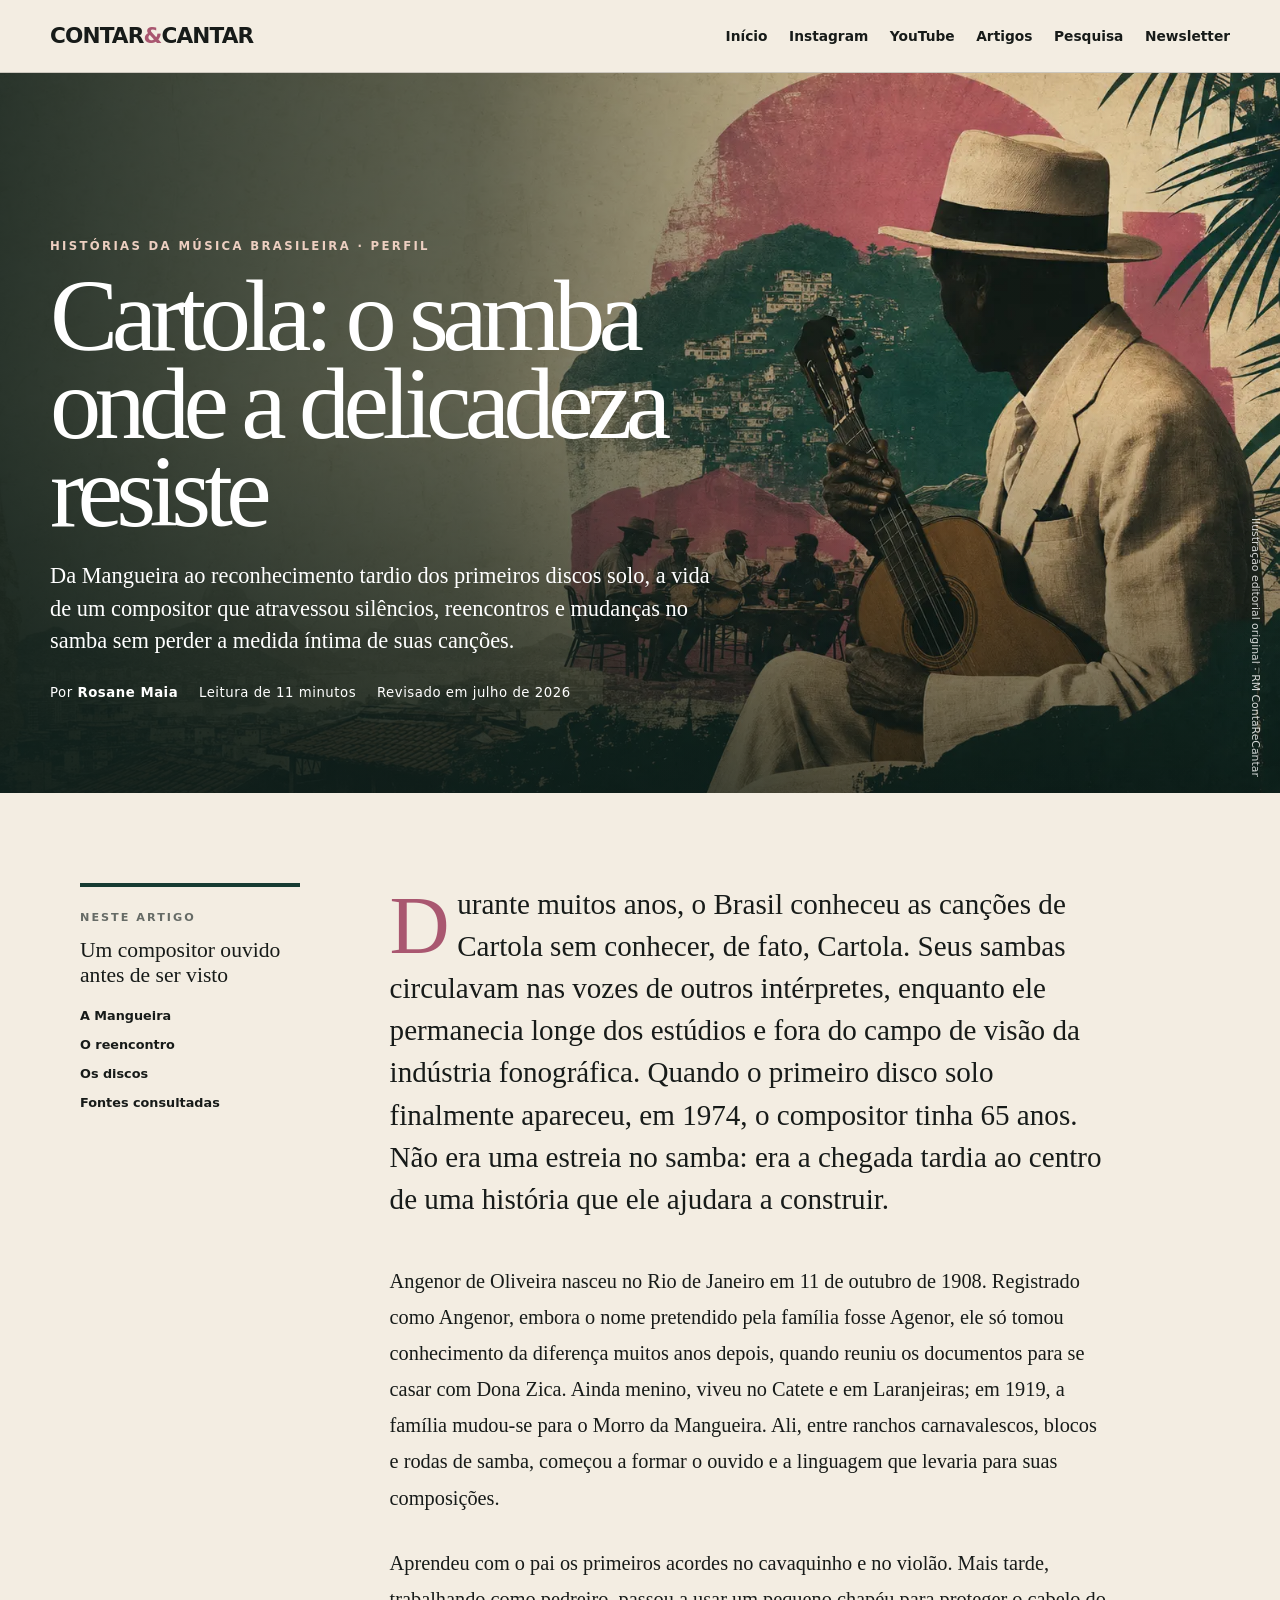
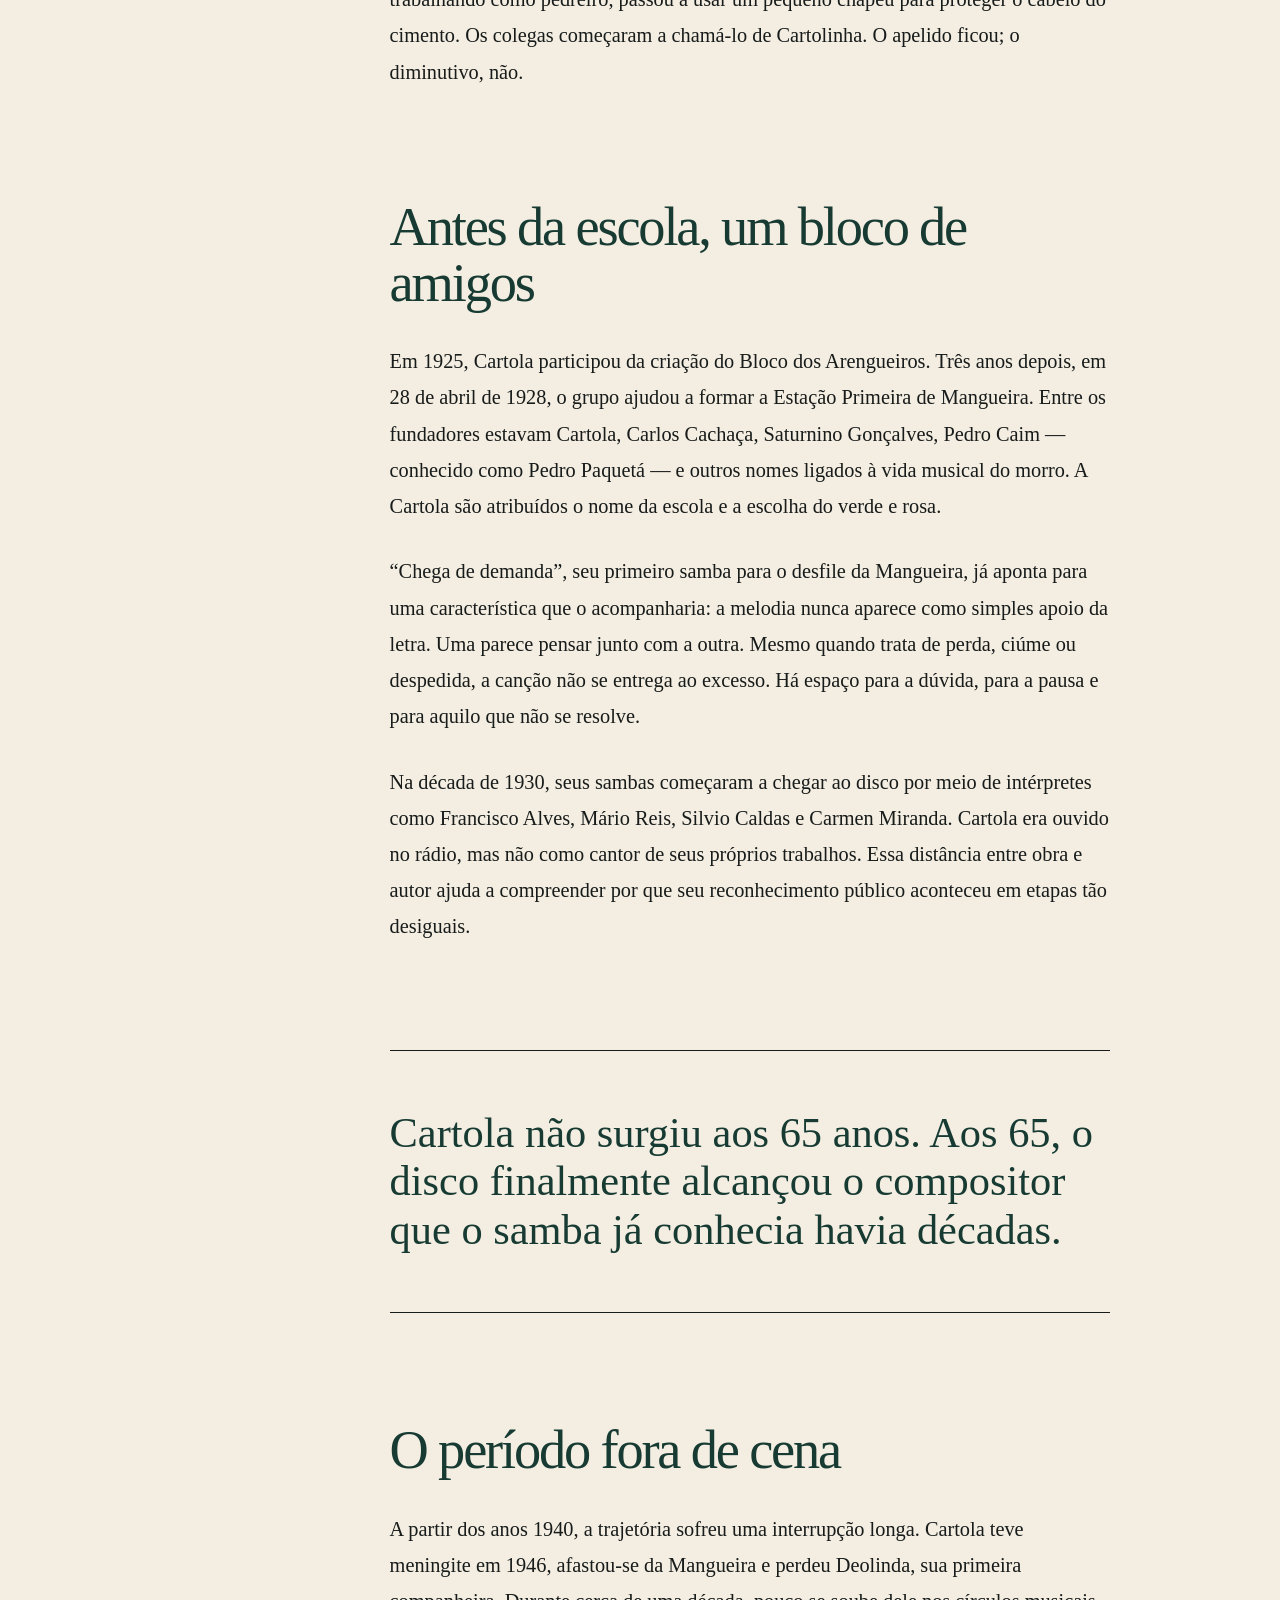
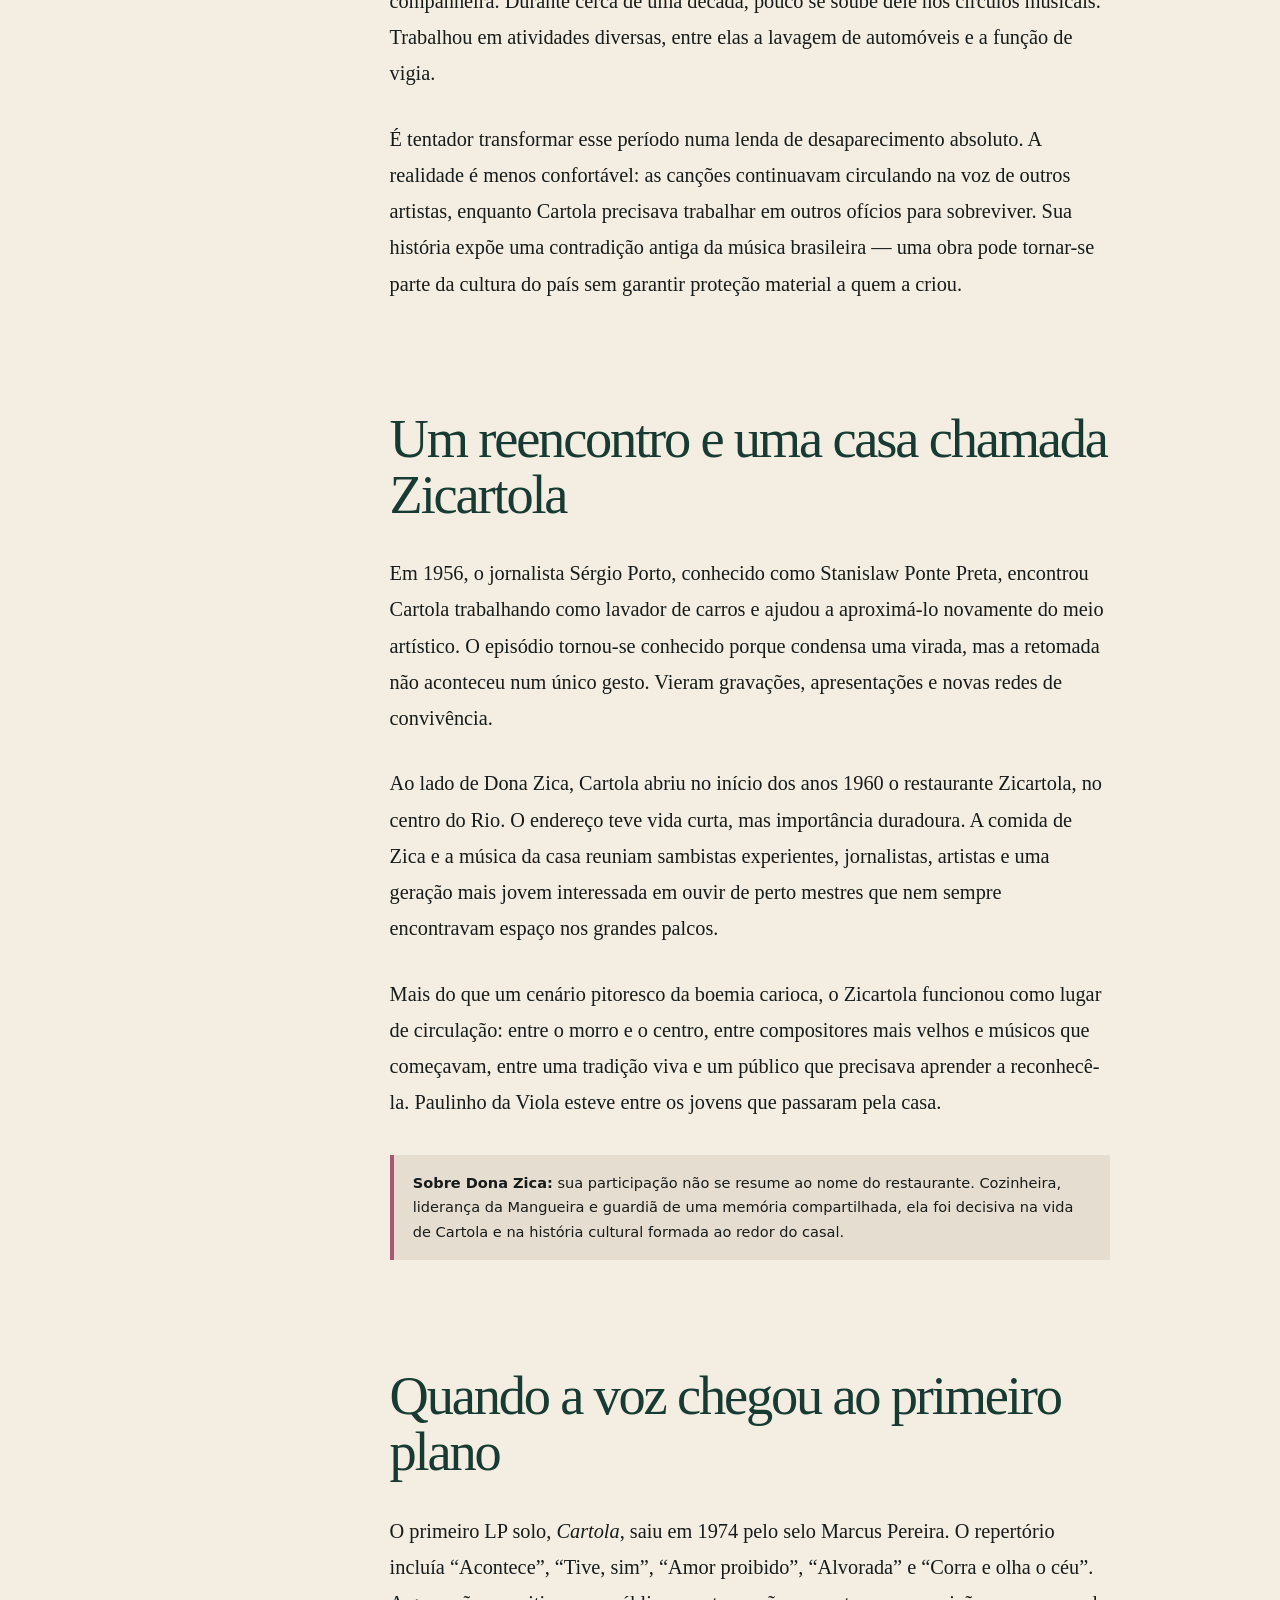
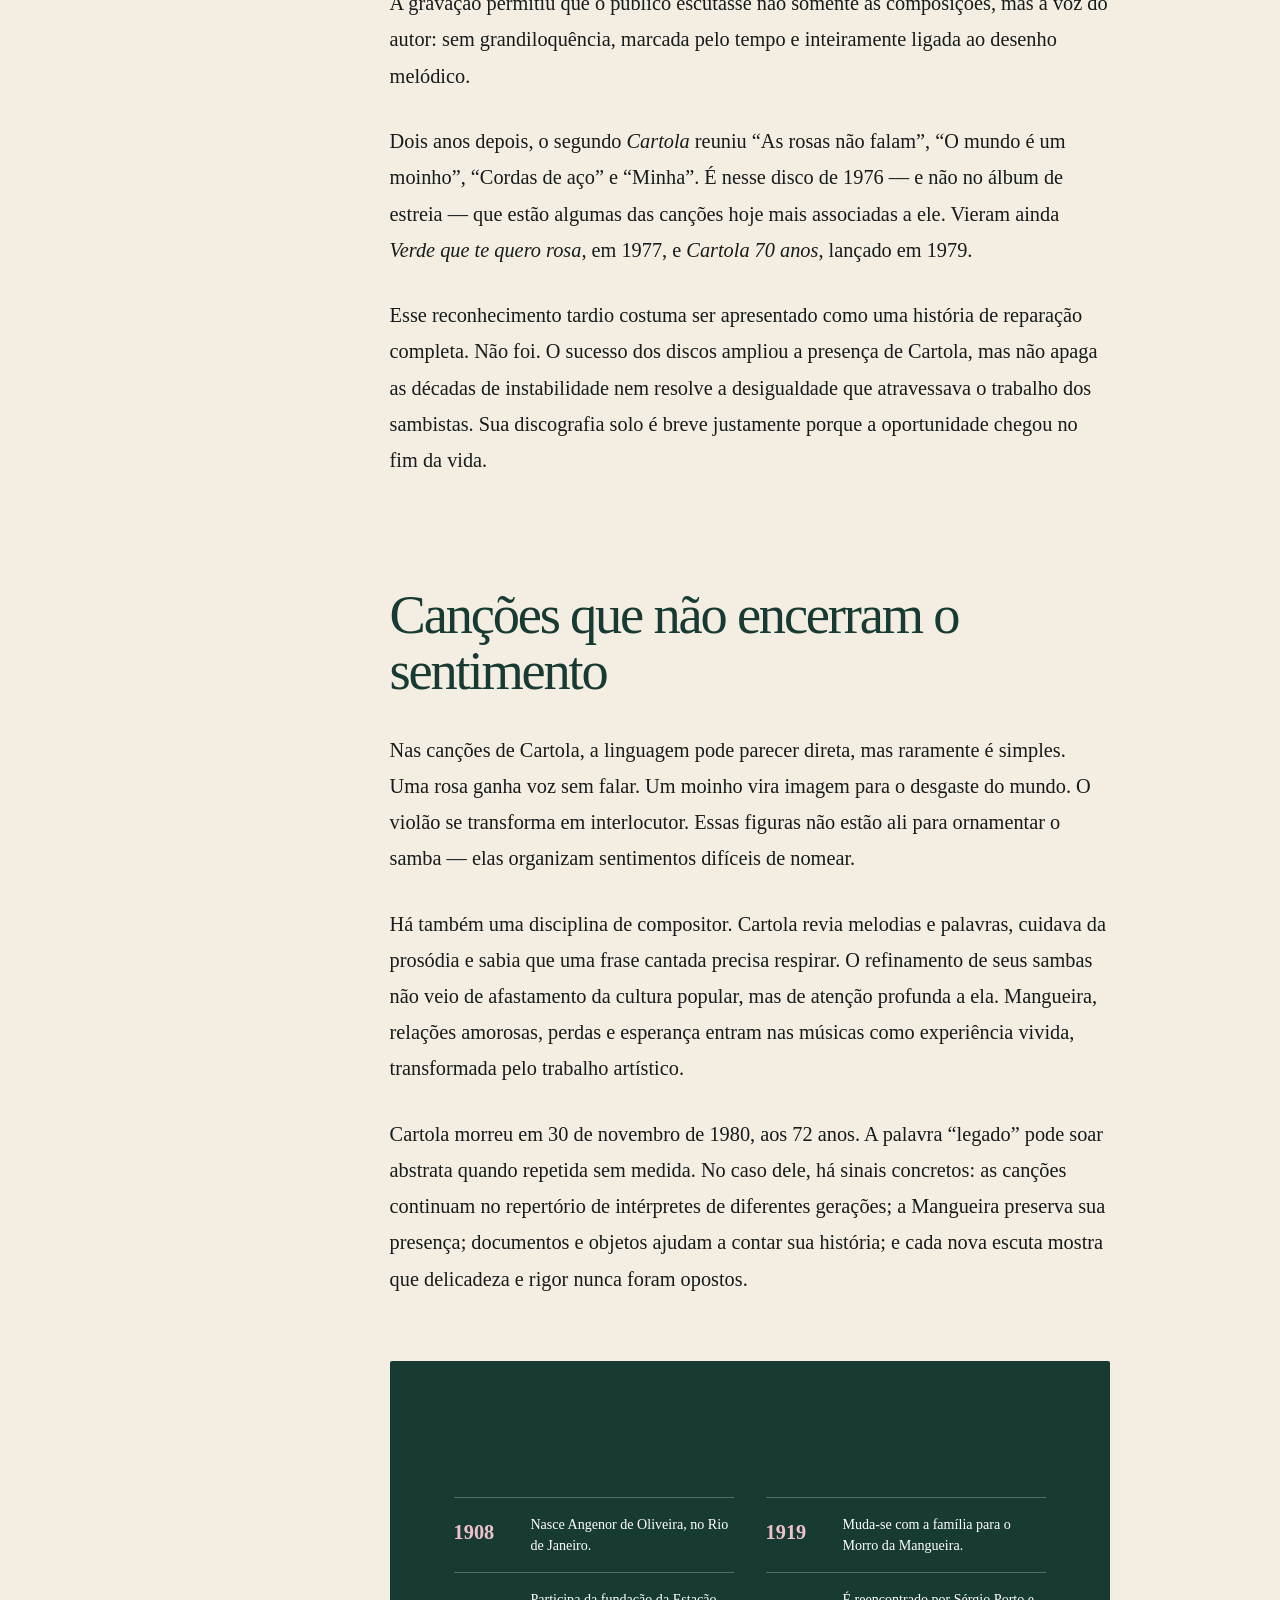
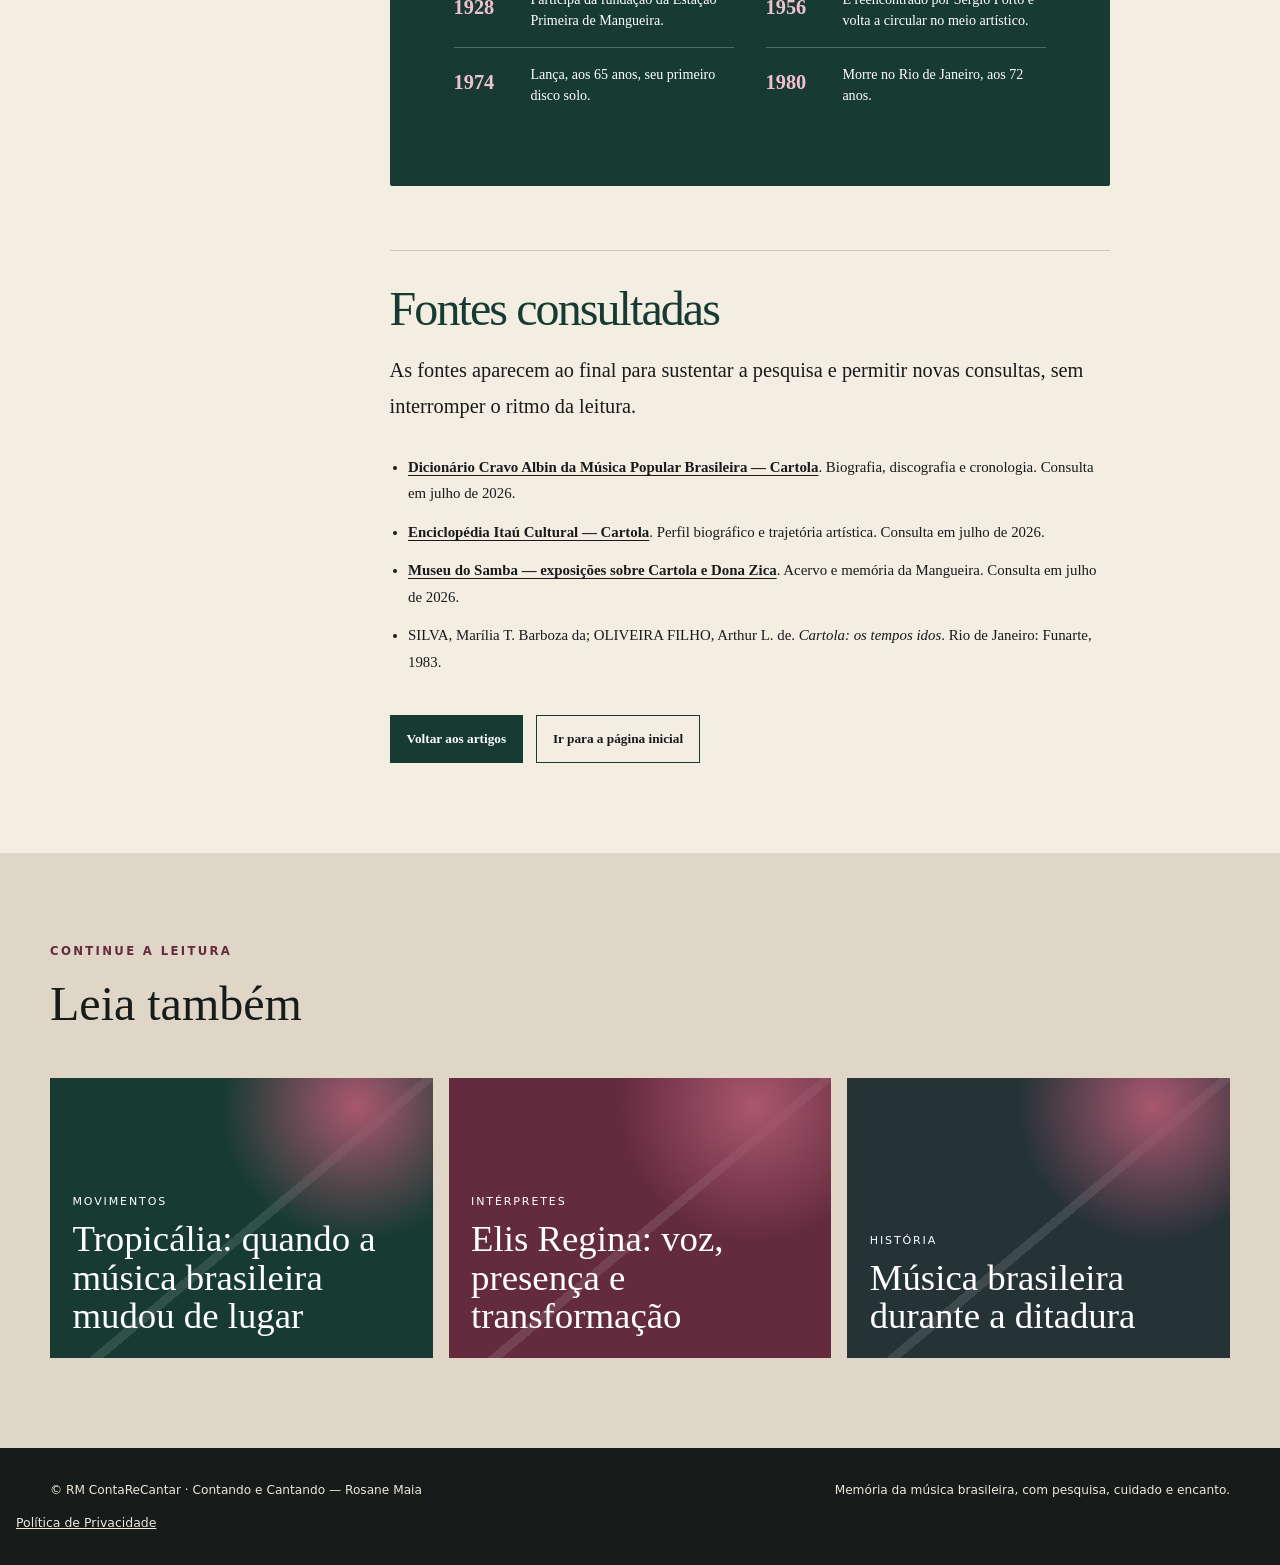
<file: cartola.html>
<!doctype html>
<html lang="pt-BR">
<head>
  <meta charset="utf-8">
  <meta name="viewport" content="width=device-width, initial-scale=1">
  <title>Cartola: o samba onde a delicadeza resiste | RM ContaReCantar</title>
  <meta name="description" content="Da Mangueira aos primeiros discos solo, a trajetória de Cartola: compositor, fundador da escola, dono do Zicartola e autor de canções centrais do samba brasileiro.">
  <meta name="author" content="Rosane Maia">
  <meta name="robots" content="index,follow,max-image-preview:large">
  <link rel="canonical" href="https://rmcontarecantar.art.br/cartola.html">
  <link rel="icon" href="favicon.svg" type="image/svg+xml">

  <meta property="og:type" content="article">
  <meta property="og:locale" content="pt_BR">
  <meta property="og:site_name" content="RM ContaReCantar">
  <meta property="og:title" content="Cartola: o samba onde a delicadeza resiste">
  <meta property="og:description" content="A trajetória de Cartola, da formação da Mangueira ao reconhecimento tardio de seus discos solo.">
  <meta property="og:url" content="https://rmcontarecantar.art.br/cartola.html">
  <meta property="og:image" content="https://rmcontarecantar.art.br/assets/images/cartola-og.jpg">
  <meta property="og:image:width" content="1200">
  <meta property="og:image:height" content="630">
  <meta property="og:image:alt" content="Ilustração editorial de um sambista com violão diante do Rio de Janeiro">
  <meta property="article:author" content="Rosane Maia">

  <meta name="twitter:card" content="summary_large_image">
  <meta name="twitter:title" content="Cartola: o samba onde a delicadeza resiste">
  <meta name="twitter:description" content="Da Mangueira aos primeiros discos solo, a trajetória de um compositor fundamental do samba brasileiro.">
  <meta name="twitter:image" content="https://rmcontarecantar.art.br/assets/images/cartola-og.jpg">

  <link rel="preload" as="image" href="assets/images/cartola-editorial.webp" type="image/webp">

  <!-- Google Analytics 4 -->
  <script async src="https://www.googletagmanager.com/gtag/js?id=G-LFFVYB42R1"></script>
  <script>
    window.dataLayer = window.dataLayer || [];
    function gtag(){dataLayer.push(arguments);}
    gtag("js", new Date());
    gtag("config", "G-LFFVYB42R1");
  </script>

  <style>
    :root{
      --ink:#171b19;
      --paper:#f3ede2;
      --cream:#fffaf1;
      --green:#173b32;
      --green-2:#285b4d;
      --rose:#a95770;
      --gold:#c49a58;
      --line:rgba(23,27,25,.18);
      --muted:#666b66;
      --sans:Inter,ui-sans-serif,system-ui,-apple-system,BlinkMacSystemFont,"Segoe UI",sans-serif;
      --serif:Georgia,"Times New Roman",serif;
    }
    *{box-sizing:border-box}
    html{scroll-behavior:smooth}
    body{margin:0;background:var(--paper);color:var(--ink);font-family:var(--sans);line-height:1.65}
    img{display:block;max-width:100%}
    a{color:inherit}
    a:focus-visible,button:focus-visible{outline:3px solid var(--gold);outline-offset:4px}
    .skip{position:fixed;left:1rem;top:-5rem;z-index:1000;background:var(--cream);padding:.7rem 1rem}
    .skip:focus{top:1rem}
    .progress{position:fixed;inset:0 auto auto 0;height:3px;width:0;background:var(--rose);z-index:120}
    .site-header{position:sticky;top:0;z-index:100;background:rgba(243,237,226,.98);border-bottom:1px solid var(--line)}
    .header-inner{width:min(1180px,calc(100% - 2rem));min-height:72px;margin:auto;display:flex;align-items:center;justify-content:space-between;gap:1.2rem}
    .brand{font-weight:800;text-decoration:none;letter-spacing:-.04em;font-size:clamp(1.05rem,2vw,1.35rem)}
    .brand span{color:var(--rose)}
    .menu-button{display:none;border:1px solid var(--ink);background:transparent;border-radius:999px;padding:.55rem .8rem;font:inherit}
    nav{display:flex;align-items:center;gap:1.35rem}
    nav a{text-decoration:none;font-size:.86rem;font-weight:700}
    nav a:hover{color:var(--rose)}
    .hero{position:relative;min-height:min(720px,82vh);display:grid;align-items:end;isolation:isolate;background:var(--green)}
    .hero picture,.hero picture img{position:absolute;inset:0;width:100%;height:100%}
    .hero img{object-fit:cover;object-position:center}
    .hero::after{content:"";position:absolute;inset:0;z-index:1;background:linear-gradient(90deg,rgba(15,31,27,.88) 0%,rgba(15,31,27,.63) 37%,rgba(15,31,27,.08) 70%),linear-gradient(0deg,rgba(10,20,17,.66),transparent 55%)}
    .hero-content{position:relative;z-index:2;width:min(1180px,calc(100% - 2rem));margin:0 auto;padding:clamp(5rem,10vw,9rem) 0 clamp(3rem,7vw,5.8rem);color:#fff;display:grid;grid-template-columns:minmax(0,680px) 1fr}
    .kicker{text-transform:uppercase;letter-spacing:.2em;font-size:.73rem;font-weight:800;color:#edcfc1;margin:0 0 1rem}
    h1{font-family:var(--serif);font-weight:400;font-size:clamp(3.1rem,8vw,7.2rem);letter-spacing:-.065em;line-height:.86;margin:0;max-width:760px}
    .deck{font-family:var(--serif);font-size:clamp(1.08rem,2vw,1.4rem);line-height:1.45;max-width:670px;margin:1.5rem 0}
    .byline{display:flex;flex-wrap:wrap;gap:.65rem 1.3rem;font-size:.83rem;letter-spacing:.04em}
    .byline strong{color:#fff}
    .image-credit{position:absolute;z-index:3;right:1rem;bottom:1rem;color:rgba(255,255,255,.82);font-size:.68rem;writing-mode:vertical-rl}
    .article-shell{width:min(1120px,calc(100% - 2rem));margin:auto;display:grid;grid-template-columns:220px minmax(0,720px);gap:clamp(2rem,7vw,7rem);padding:clamp(3.5rem,7vw,7rem) 0}
    .article-aside{position:relative}
    .aside-inner{position:sticky;top:104px;border-top:4px solid var(--green);padding-top:1rem}
    .aside-label{font-size:.7rem;letter-spacing:.18em;text-transform:uppercase;font-weight:800;color:var(--muted)}
    .aside-title{font-family:var(--serif);font-size:1.35rem;line-height:1.15;margin:.55rem 0 1.1rem}
    .share{display:flex;flex-direction:column;gap:.5rem}
    .share a,.back-link{font-size:.8rem;font-weight:750;text-decoration:none}
    .share a:hover,.back-link:hover{color:var(--rose)}
    .mobile-toc{display:none;margin:0 0 2rem;border-top:4px solid var(--green);border-bottom:1px solid var(--line);font-family:var(--sans)}
    .mobile-toc summary{cursor:pointer;list-style:none;display:flex;align-items:center;justify-content:space-between;gap:1rem;padding:1rem 0;font-size:.78rem;font-weight:850;letter-spacing:.14em;text-transform:uppercase}
    .mobile-toc summary::-webkit-details-marker{display:none}
    .mobile-toc summary::after{content:"+";font-size:1.35rem;line-height:1;color:var(--rose)}
    .mobile-toc[open] summary::after{content:"–"}
    .mobile-toc-title{font-family:var(--serif);font-size:1.2rem;line-height:1.2;margin:.2rem 0 1rem}
    .mobile-toc nav{display:flex;position:static;background:transparent;border:0;padding:0 0 1.2rem;flex-direction:column;align-items:flex-start;gap:.7rem}
    .mobile-toc nav a{font-size:.9rem;text-decoration:none}
    .mobile-toc nav a::before{content:"→";margin-right:.5rem;color:var(--rose)}
    .article-body{font-family:var(--serif);font-size:clamp(1.12rem,2vw,1.27rem);line-height:1.78}
    .article-body p{margin:0 0 1.45em}
    .article-body .lead{font-size:clamp(1.42rem,2.4vw,1.82rem);line-height:1.45}
    .article-body .lead::first-letter{float:left;font-size:5.2rem;line-height:.72;padding:.16em .09em 0 0;color:var(--rose)}
    .article-body h2{font-size:clamp(2rem,4.5vw,3.4rem);line-height:1.03;letter-spacing:-.04em;font-weight:400;margin:2em 0 .6em;color:var(--green)}
    .pullquote{margin:2.5em 0;padding:1.35em 0;border-top:1px solid var(--ink);border-bottom:1px solid var(--ink);font-size:clamp(1.65rem,3.5vw,2.65rem);line-height:1.15;color:var(--green)}
    .note{font-family:var(--sans);font-size:.91rem;line-height:1.65;background:#e5ddd0;border-left:4px solid var(--rose);padding:1rem 1.2rem;margin:2.2rem 0}
    .timeline{margin-top:4rem;background:var(--green);color:#fff;padding:clamp(2rem,5vw,4rem);border-radius:2px}
    .timeline h2{font-family:var(--serif);font-size:clamp(2rem,4vw,3.4rem);font-weight:400;margin:0 0 1.2rem}
    .timeline ol{list-style:none;padding:0;margin:0;display:grid;grid-template-columns:repeat(2,minmax(0,1fr));gap:0 2rem}
    .timeline li{display:grid;grid-template-columns:4.2rem 1fr;gap:.6rem;border-top:1px solid rgba(255,255,255,.25);padding:1rem 0}
    .timeline time{font-weight:850;color:#f0c2cf}
    .timeline p{margin:0;font-size:.88rem;line-height:1.5}
    .sources{margin-top:4rem;padding-top:2rem;border-top:1px solid var(--line)}
    .sources h2,.related h2{font-family:var(--serif);font-weight:400;font-size:clamp(2rem,4vw,3rem);line-height:1.1;margin:0 0 1rem}
    .sources ul{padding-left:1.15rem}
    .sources li{margin:.75rem 0;font-size:.93rem}
    .sources a{font-weight:750;text-decoration-thickness:1px;text-underline-offset:3px}
    .article-actions{display:flex;flex-wrap:wrap;gap:.8rem;margin-top:2.5rem}
    .button{display:inline-flex;align-items:center;justify-content:center;min-height:46px;padding:.7rem 1rem;border:1px solid var(--green);text-decoration:none;font-size:.83rem;font-weight:800}
    .button.primary{background:var(--green);color:#fff}
    .button:hover{background:var(--rose);border-color:var(--rose);color:#fff}
    .related{background:#dfd6c8;padding:clamp(3.5rem,7vw,7rem) max(1rem,calc((100% - 1180px)/2))}
    .related-head{display:flex;justify-content:space-between;align-items:end;gap:1rem;margin-bottom:2rem}
    .related-grid{display:grid;grid-template-columns:repeat(3,minmax(0,1fr));gap:1rem}
    .related-card{min-height:280px;display:flex;flex-direction:column;justify-content:flex-end;padding:1.4rem;color:#fff;text-decoration:none;position:relative;overflow:hidden;background:var(--green)}
    .related-card::before{content:"";position:absolute;inset:0;background:radial-gradient(circle at 80% 10%,var(--rose),transparent 34%),linear-gradient(140deg,transparent 0 52%,rgba(255,255,255,.11) 52% 54%,transparent 54%)}
    .related-card:nth-child(2){background:#642b3e}
    .related-card:nth-child(3){background:#263336}
    .related-card>*{position:relative}
    .related-card span{font-size:.69rem;text-transform:uppercase;letter-spacing:.17em}
    .related-card strong{font-family:var(--serif);font-size:clamp(1.55rem,3vw,2.3rem);line-height:1.05;font-weight:400;margin-top:.55rem}
    .related-card:hover{transform:translateY(-4px)}
    footer{background:var(--ink);color:#eee7db;padding:2rem 1rem}
    .footer-inner{width:min(1180px,100%);margin:auto;display:flex;justify-content:space-between;gap:1rem;flex-wrap:wrap;font-size:.76rem}
    @media (max-width:820px){
      .menu-button{display:block}
      nav{display:none;position:absolute;top:72px;left:0;right:0;background:var(--paper);padding:1.3rem 1rem 1.6rem;border-bottom:1px solid var(--line);flex-direction:column;align-items:flex-start}
      nav.open{display:flex}
      .hero{min-height:760px}
      .hero::after{background:linear-gradient(0deg,rgba(10,24,20,.94) 0%,rgba(10,24,20,.58) 60%,rgba(10,24,20,.08) 100%)}
      .hero img{object-position:66% center}
      .hero-content{grid-template-columns:1fr;padding-bottom:3.3rem}
      h1{font-size:clamp(3.4rem,16vw,5.6rem)}
      .image-credit{display:none}
      .article-shell{grid-template-columns:1fr;padding-top:3.2rem}
      .article-aside{display:none}
      .mobile-toc{display:block}
      .timeline ol{grid-template-columns:1fr}
      .related-grid{grid-template-columns:1fr}
      .related-card{min-height:220px}
    }
    @media (max-width:480px){
      .header-inner{min-height:64px}
      nav{top:64px}
      .hero{min-height:690px}
      .hero-content{width:min(100% - 1.3rem,1180px)}
      .deck{font-size:1.02rem}
      .article-shell{width:min(100% - 1.3rem,1120px)}
      .article-body{font-size:1.08rem}
      .article-body .lead::first-letter{font-size:4.2rem}
      .timeline{margin-left:-.65rem;margin-right:-.65rem;border-radius:0}
    }
    @media print{
      .progress,.site-header,.article-aside,.article-actions,.related,footer{display:none}
      .hero{min-height:auto;background:none;color:#000}
      .hero picture,.hero::after,.image-credit{display:none}
      .hero-content{color:#000;padding:2rem 0}
      .kicker{color:#000}
      .article-shell{display:block;padding:1rem 0}
    }
    @media (prefers-reduced-motion:reduce){
      html{scroll-behavior:auto}
      *{animation:none!important;transition:none!important}
    }
  </style>

  <script type="application/ld+json">
  {
    "@context":"https://schema.org",
    "@type":"Article",
    "headline":"Cartola: o samba onde a delicadeza resiste",
    "description":"Da Mangueira aos primeiros discos solo, a trajetória de Cartola.",
    "author":{"@type":"Person","name":"Rosane Maia"},
    "publisher":{"@type":"Organization","name":"RM ContaReCantar"},
    "mainEntityOfPage":"https://rmcontarecantar.art.br/cartola.html",
    "image":"https://rmcontarecantar.art.br/assets/images/cartola-og.jpg",
    "inLanguage":"pt-BR",
    "about":["Cartola","samba","Estação Primeira de Mangueira","música brasileira"]
  }
  </script>
  <!-- Google AdSense -->
  <script async src="https://pagead2.googlesyndication.com/pagead/js/adsbygoogle.js?client=ca-pub-9264164526699747" crossorigin="anonymous"></script>
</head>
<body>
  <a class="skip" href="#conteudo">Pular para o artigo</a>
  <div class="progress" id="progress" aria-hidden="true"></div>

  <header class="site-header">
    <div class="header-inner">
      <a class="brand" href="index.html#inicio" aria-label="RM ContaReCantar — página inicial">CONTAR<span>&amp;</span>CANTAR</a>
      <button class="menu-button" id="menuButton" type="button" aria-expanded="false" aria-controls="mainNav">Menu</button>
      <nav id="mainNav" aria-label="Navegação principal">
        <a href="index.html#inicio">Início</a>
        <a href="index.html#instagram">Instagram</a>
        <a href="index.html#youtube">YouTube</a>
        <a href="index.html#artigos">Artigos</a>
        <a href="index.html#pesquisa">Pesquisa</a>
        <a href="index.html#newsletter">Newsletter</a>
      </nav>
    </div>
  </header>

  <main id="conteudo">
    <header class="hero">
      <picture>
        <source srcset="assets/images/cartola-editorial.webp" type="image/webp">
        <img src="assets/images/cartola-editorial.jpg" width="1600" height="1000" alt="Ilustração editorial de um sambista com violão, a Mangueira e o Rio de Janeiro ao fundo">
      </picture>
      <div class="hero-content">
        <div>
          <p class="kicker">Histórias da música brasileira · Perfil</p>
          <h1>Cartola: o samba onde a delicadeza resiste</h1>
          <p class="deck">Da Mangueira ao reconhecimento tardio dos primeiros discos solo, a vida de um compositor que atravessou silêncios, reencontros e mudanças no samba sem perder a medida íntima de suas canções.</p>
          <div class="byline">
            <span>Por <strong>Rosane Maia</strong></span>
            <span>Leitura de 11 minutos</span>
            <span>Revisado em julho de 2026</span>
          </div>
        </div>
      </div>
      <small class="image-credit">Ilustração editorial original · RM ContaReCantar</small>
    </header>

    <div class="article-shell">
      <aside class="article-aside" aria-label="Informações do artigo">
        <div class="aside-inner">
          <span class="aside-label">Neste artigo</span>
          <p class="aside-title">Um compositor ouvido antes de ser visto</p>
          <div class="share">
            <a href="#mangueira">A Mangueira</a>
            <a href="#reencontro">O reencontro</a>
            <a href="#discos">Os discos</a>
            <a href="#fontes">Fontes consultadas</a>
          </div>
        </div>
      </aside>

      <article class="article-body">
        <details class="mobile-toc">
          <summary>Neste artigo</summary>
          <p class="mobile-toc-title">Um compositor ouvido antes de ser visto</p>
          <nav aria-label="Índice do artigo no celular">
            <a href="#mangueira">A Mangueira</a>
            <a href="#reencontro">O reencontro</a>
            <a href="#discos">Os discos</a>
            <a href="#fontes">Fontes consultadas</a>
          </nav>
        </details>

        <p class="lead">Durante muitos anos, o Brasil conheceu as canções de Cartola sem conhecer, de fato, Cartola. Seus sambas circulavam nas vozes de outros intérpretes, enquanto ele permanecia longe dos estúdios e fora do campo de visão da indústria fonográfica. Quando o primeiro disco solo finalmente apareceu, em 1974, o compositor tinha 65 anos. Não era uma estreia no samba: era a chegada tardia ao centro de uma história que ele ajudara a construir.</p>

        <p>Angenor de Oliveira nasceu no Rio de Janeiro em 11 de outubro de 1908. Registrado como Angenor, embora o nome pretendido pela família fosse Agenor, ele só tomou conhecimento da diferença muitos anos depois, quando reuniu os documentos para se casar com Dona Zica. Ainda menino, viveu no Catete e em Laranjeiras; em 1919, a família mudou-se para o Morro da Mangueira. Ali, entre ranchos carnavalescos, blocos e rodas de samba, começou a formar o ouvido e a linguagem que levaria para suas composições.</p>

        <p>Aprendeu com o pai os primeiros acordes no cavaquinho e no violão. Mais tarde, trabalhando como pedreiro, passou a usar um pequeno chapéu para proteger o cabelo do cimento. Os colegas começaram a chamá-lo de Cartolinha. O apelido ficou; o diminutivo, não.</p>

        <h2 id="mangueira">Antes da escola, um bloco de amigos</h2>

        <p>Em 1925, Cartola participou da criação do Bloco dos Arengueiros. Três anos depois, em 28 de abril de 1928, o grupo ajudou a formar a Estação Primeira de Mangueira. Entre os fundadores estavam Cartola, Carlos Cachaça, Saturnino Gonçalves, Pedro Caim — conhecido como Pedro Paquetá — e outros nomes ligados à vida musical do morro. A Cartola são atribuídos o nome da escola e a escolha do verde e rosa.</p>

        <p>“Chega de demanda”, seu primeiro samba para o desfile da Mangueira, já aponta para uma característica que o acompanharia: a melodia nunca aparece como simples apoio da letra. Uma parece pensar junto com a outra. Mesmo quando trata de perda, ciúme ou despedida, a canção não se entrega ao excesso. Há espaço para a dúvida, para a pausa e para aquilo que não se resolve.</p>

        <p>Na década de 1930, seus sambas começaram a chegar ao disco por meio de intérpretes como Francisco Alves, Mário Reis, Silvio Caldas e Carmen Miranda. Cartola era ouvido no rádio, mas não como cantor de seus próprios trabalhos. Essa distância entre obra e autor ajuda a compreender por que seu reconhecimento público aconteceu em etapas tão desiguais.</p>

        <blockquote class="pullquote">Cartola não surgiu aos 65 anos. Aos 65, o disco finalmente alcançou o compositor que o samba já conhecia havia décadas.</blockquote>

        <h2>O período fora de cena</h2>

        <p>A partir dos anos 1940, a trajetória sofreu uma interrupção longa. Cartola teve meningite em 1946, afastou-se da Mangueira e perdeu Deolinda, sua primeira companheira. Durante cerca de uma década, pouco se soube dele nos círculos musicais. Trabalhou em atividades diversas, entre elas a lavagem de automóveis e a função de vigia.</p>

        <p>É tentador transformar esse período numa lenda de desaparecimento absoluto. A realidade é menos confortável: as canções continuavam circulando na voz de outros artistas, enquanto Cartola precisava trabalhar em outros ofícios para sobreviver. Sua história expõe uma contradição antiga da música brasileira — uma obra pode tornar-se parte da cultura do país sem garantir proteção material a quem a criou.</p>

        <h2 id="reencontro">Um reencontro e uma casa chamada Zicartola</h2>

        <p>Em 1956, o jornalista Sérgio Porto, conhecido como Stanislaw Ponte Preta, encontrou Cartola trabalhando como lavador de carros e ajudou a aproximá-lo novamente do meio artístico. O episódio tornou-se conhecido porque condensa uma virada, mas a retomada não aconteceu num único gesto. Vieram gravações, apresentações e novas redes de convivência.</p>

        <p>Ao lado de Dona Zica, Cartola abriu no início dos anos 1960 o restaurante Zicartola, no centro do Rio. O endereço teve vida curta, mas importância duradoura. A comida de Zica e a música da casa reuniam sambistas experientes, jornalistas, artistas e uma geração mais jovem interessada em ouvir de perto mestres que nem sempre encontravam espaço nos grandes palcos.</p>

        <p>Mais do que um cenário pitoresco da boemia carioca, o Zicartola funcionou como lugar de circulação: entre o morro e o centro, entre compositores mais velhos e músicos que começavam, entre uma tradição viva e um público que precisava aprender a reconhecê-la. Paulinho da Viola esteve entre os jovens que passaram pela casa.</p>

        <div class="note"><strong>Sobre Dona Zica:</strong> sua participação não se resume ao nome do restaurante. Cozinheira, liderança da Mangueira e guardiã de uma memória compartilhada, ela foi decisiva na vida de Cartola e na história cultural formada ao redor do casal.</div>

        <h2 id="discos">Quando a voz chegou ao primeiro plano</h2>

        <p>O primeiro LP solo, <em>Cartola</em>, saiu em 1974 pelo selo Marcus Pereira. O repertório incluía “Acontece”, “Tive, sim”, “Amor proibido”, “Alvorada” e “Corra e olha o céu”. A gravação permitiu que o público escutasse não somente as composições, mas a voz do autor: sem grandiloquência, marcada pelo tempo e inteiramente ligada ao desenho melódico.</p>

        <p>Dois anos depois, o segundo <em>Cartola</em> reuniu “As rosas não falam”, “O mundo é um moinho”, “Cordas de aço” e “Minha”. É nesse disco de 1976 — e não no álbum de estreia — que estão algumas das canções hoje mais associadas a ele. Vieram ainda <em>Verde que te quero rosa</em>, em 1977, e <em>Cartola 70 anos</em>, lançado em 1979.</p>

        <p>Esse reconhecimento tardio costuma ser apresentado como uma história de reparação completa. Não foi. O sucesso dos discos ampliou a presença de Cartola, mas não apaga as décadas de instabilidade nem resolve a desigualdade que atravessava o trabalho dos sambistas. Sua discografia solo é breve justamente porque a oportunidade chegou no fim da vida.</p>

        <h2>Canções que não encerram o sentimento</h2>

        <p>Nas canções de Cartola, a linguagem pode parecer direta, mas raramente é simples. Uma rosa ganha voz sem falar. Um moinho vira imagem para o desgaste do mundo. O violão se transforma em interlocutor. Essas figuras não estão ali para ornamentar o samba — elas organizam sentimentos difíceis de nomear.</p>

        <p>Há também uma disciplina de compositor. Cartola revia melodias e palavras, cuidava da prosódia e sabia que uma frase cantada precisa respirar. O refinamento de seus sambas não veio de afastamento da cultura popular, mas de atenção profunda a ela. Mangueira, relações amorosas, perdas e esperança entram nas músicas como experiência vivida, transformada pelo trabalho artístico.</p>

        <p>Cartola morreu em 30 de novembro de 1980, aos 72 anos. A palavra “legado” pode soar abstrata quando repetida sem medida. No caso dele, há sinais concretos: as canções continuam no repertório de intérpretes de diferentes gerações; a Mangueira preserva sua presença; documentos e objetos ajudam a contar sua história; e cada nova escuta mostra que delicadeza e rigor nunca foram opostos.</p>

        <section class="timeline" aria-labelledby="titulo-linha">
          <h2 id="titulo-linha">Cartola, em seis momentos</h2>
          <ol>
            <li><time datetime="1908">1908</time><p>Nasce Angenor de Oliveira, no Rio de Janeiro.</p></li>
            <li><time datetime="1919">1919</time><p>Muda-se com a família para o Morro da Mangueira.</p></li>
            <li><time datetime="1928">1928</time><p>Participa da fundação da Estação Primeira de Mangueira.</p></li>
            <li><time datetime="1956">1956</time><p>É reencontrado por Sérgio Porto e volta a circular no meio artístico.</p></li>
            <li><time datetime="1974">1974</time><p>Lança, aos 65 anos, seu primeiro disco solo.</p></li>
            <li><time datetime="1980">1980</time><p>Morre no Rio de Janeiro, aos 72 anos.</p></li>
          </ol>
        </section>

        <section class="sources" id="fontes" aria-labelledby="titulo-fontes">
          <h2 id="titulo-fontes">Fontes consultadas</h2>
          <p>As fontes aparecem ao final para sustentar a pesquisa e permitir novas consultas, sem interromper o ritmo da leitura.</p>
          <ul>
            <li><a href="https://dicionariompb.com.br/artista/cartola/" target="_blank" rel="noopener noreferrer">Dicionário Cravo Albin da Música Popular Brasileira — Cartola</a>. Biografia, discografia e cronologia. Consulta em julho de 2026.</li>
            <li><a href="https://enciclopedia.itaucultural.org.br/pessoas/3949-cartola" target="_blank" rel="noopener noreferrer">Enciclopédia Itaú Cultural — Cartola</a>. Perfil biográfico e trajetória artística. Consulta em julho de 2026.</li>
            <li><a href="https://www.museudosamba.org.br/post/%C3%BAltimos-dias-para-visitar-exposi%C3%A7%C3%B5es-sobre-cartola-e-dona-zica-no-museu-do-samba-visita%C3%A7%C3%A3o-vai-at%C3%A9" target="_blank" rel="noopener noreferrer">Museu do Samba — exposições sobre Cartola e Dona Zica</a>. Acervo e memória da Mangueira. Consulta em julho de 2026.</li>
            <li>SILVA, Marília T. Barboza da; OLIVEIRA FILHO, Arthur L. de. <em>Cartola: os tempos idos</em>. Rio de Janeiro: Funarte, 1983.</li>
          </ul>
        </section>

        <div class="article-actions">
          <a class="button primary" href="index.html#artigos">Voltar aos artigos</a>
          <a class="button" href="index.html#inicio">Ir para a página inicial</a>
        </div>
      </article>
    </div>

    <section class="related" aria-labelledby="titulo-relacionados">
      <div class="related-head">
        <div>
          <p class="kicker" style="color:#642b3e">Continue a leitura</p>
          <h2 id="titulo-relacionados">Leia também</h2>
        </div>
      </div>
      <div class="related-grid">
        <a class="related-card" href="tropicalia.html">
          <span>Movimentos</span>
          <strong>Tropicália: quando a música brasileira mudou de lugar</strong>
        </a>
        <a class="related-card" href="elis.html">
          <span>Intérpretes</span>
          <strong>Elis Regina: voz, presença e transformação</strong>
        </a>
        <a class="related-card" href="ditadura-musica.html">
          <span>História</span>
          <strong>Música brasileira durante a ditadura</strong>
        </a>
      </div>
    </section>
  </main>

  <footer>
    <div class="footer-inner">
      <span>© RM ContaReCantar · Contando e Cantando — Rosane Maia</span>
      <span>Memória da música brasileira, com pesquisa, cuidado e encanto.</span>
    </div>
    <p style="margin:.8rem 0 0;font-size:.78rem"><a href="politica-de-privacidade.html">Política de Privacidade</a></p>
  </footer>

  <script>
    const menuButton = document.getElementById("menuButton");
    const mainNav = document.getElementById("mainNav");
    menuButton.addEventListener("click", () => {
      const open = mainNav.classList.toggle("open");
      menuButton.setAttribute("aria-expanded", String(open));
    });
    mainNav.querySelectorAll("a").forEach(link => link.addEventListener("click", () => {
      mainNav.classList.remove("open");
      menuButton.setAttribute("aria-expanded", "false");
    }));

    const progress = document.getElementById("progress");
    const updateProgress = () => {
      const available = document.documentElement.scrollHeight - window.innerHeight;
      const value = available > 0 ? (window.scrollY / available) * 100 : 0;
      progress.style.width = value + "%";
    };
    window.addEventListener("scroll", updateProgress, {passive:true});
    updateProgress();
  </script>
</body>
</html>
</file>
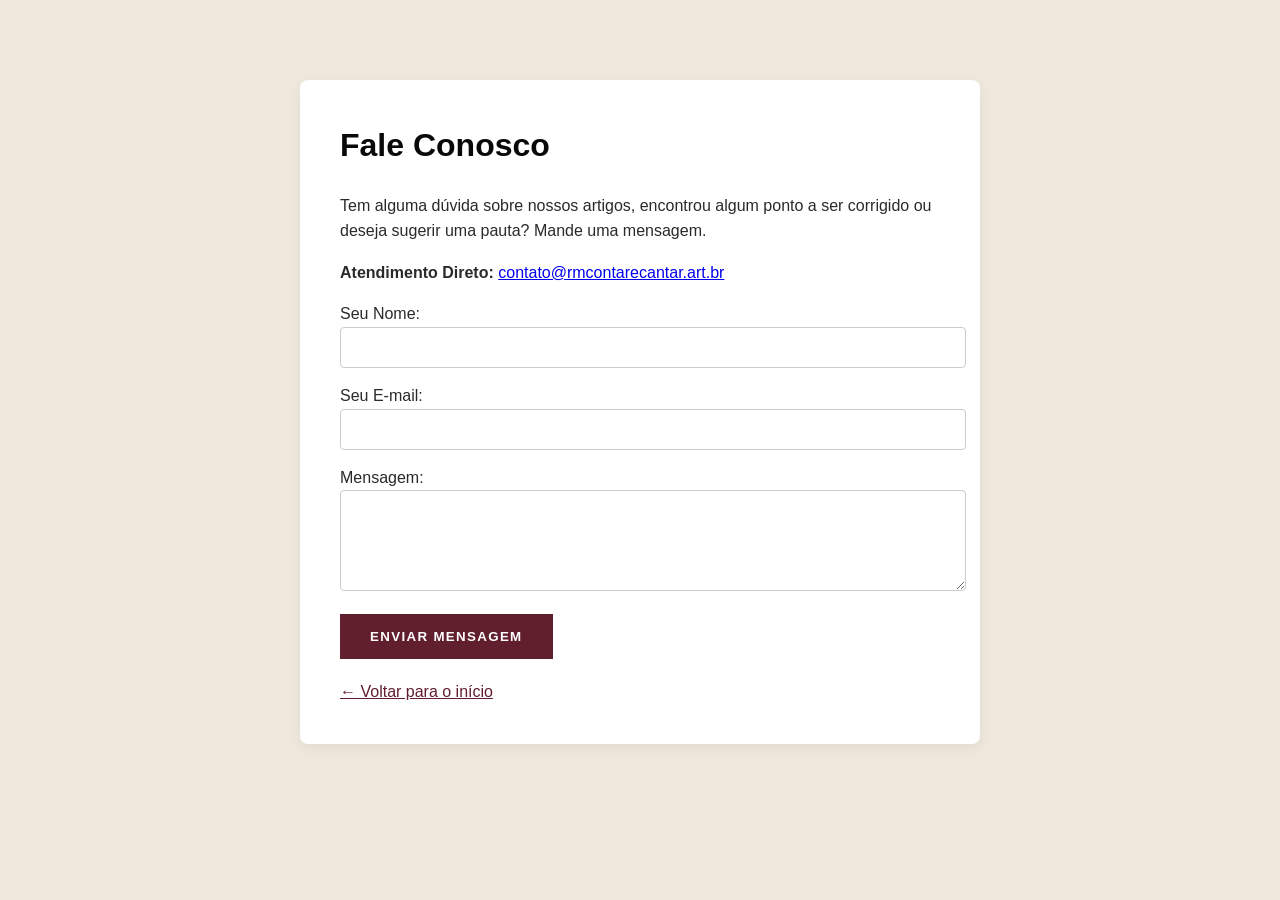
<file: contato.html>
<!DOCTYPE html>
<html lang="pt-BR">
<head>
  <meta charset="UTF-8">
  <title>Contato - Contar e Cantar</title>
  <style>
    body { font-family: Arial, sans-serif; background: #eee8dc; color: #2a2a28; line-height: 1.6; margin: 0; }
    main { max-width: 600px; margin: 80px auto; background: #fff; padding: 40px; border-radius: 8px; box-shadow: 0 4px 12px rgba(0,0,0,0.05); }
    h1 { color: #090907; margin-top: 0; }
    input, textarea { width: 100%; padding: 12px; margin-bottom: 15px; border: 1px solid #ccc; border-radius: 4px; font-family: inherit; }
    button { background: #611e2d; color: #fff; border: none; padding: 15px 30px; font-weight: bold; cursor: pointer; text-transform: uppercase; letter-spacing: 0.1em; }
    .back { display: block; margin-top: 20px; color: #611e2d; }
  </style>
</head>
<body>
  <main>
    <h1>Fale Conosco</h1>
    <p>Tem alguma dúvida sobre nossos artigos, encontrou algum ponto a ser corrigido ou deseja sugerir uma pauta? Mande uma mensagem.</p>
    <p><strong>Atendimento Direto:</strong> <a href="mailto:contato@rmcontarecantar.art.br">contato@rmcontarecantar.art.br</a></p>
    
    <!-- O formulário mailto é aceitável para o AdSense -->
    <form action="mailto:contato@rmcontarecantar.art.br" method="post" enctype="text/plain">
      <label>Seu Nome:</label>
      <input type="text" name="nome" required>
      <label>Seu E-mail:</label>
      <input type="email" name="email" required>
      <label>Mensagem:</label>
      <textarea name="mensagem" rows="5" required></textarea>
      <button type="submit">Enviar Mensagem</button>
    </form>
    <a href="index.html" class="back">← Voltar para o início</a>
  </main>
</body>
</html>
</file>
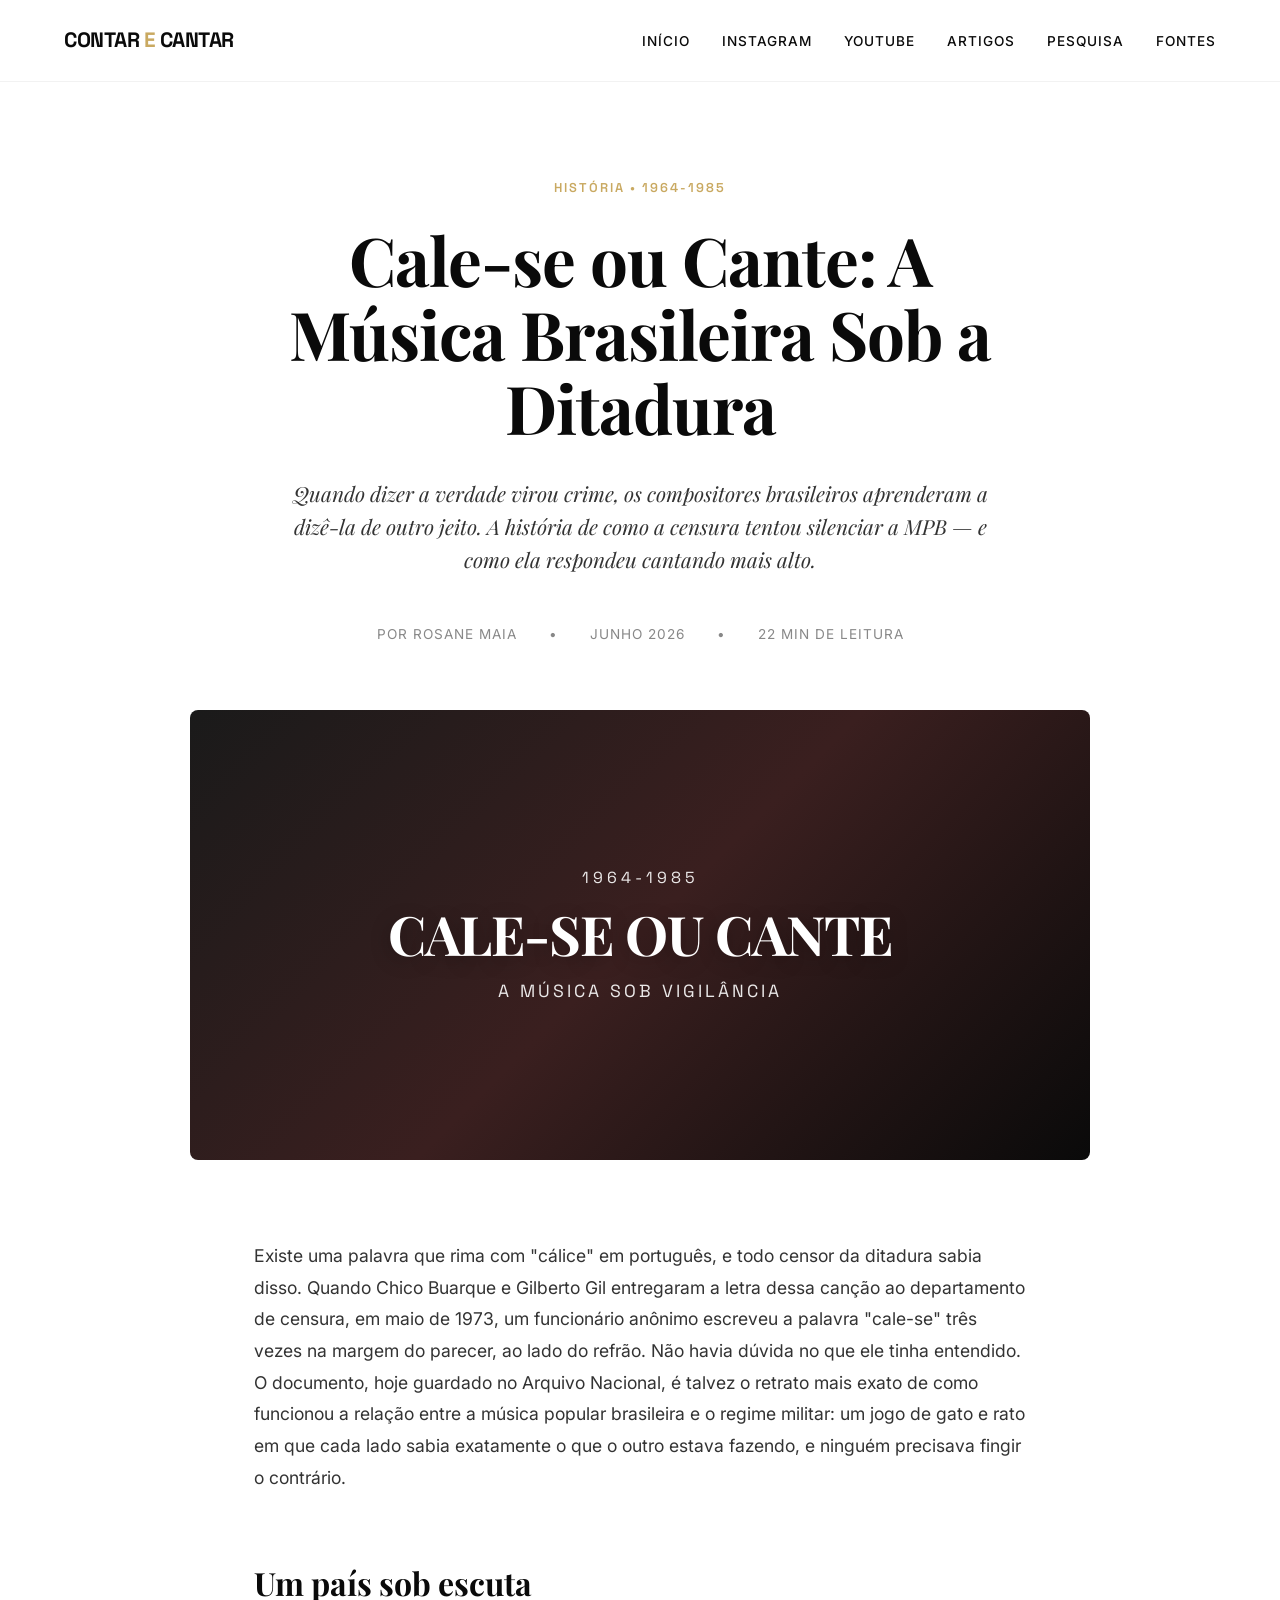
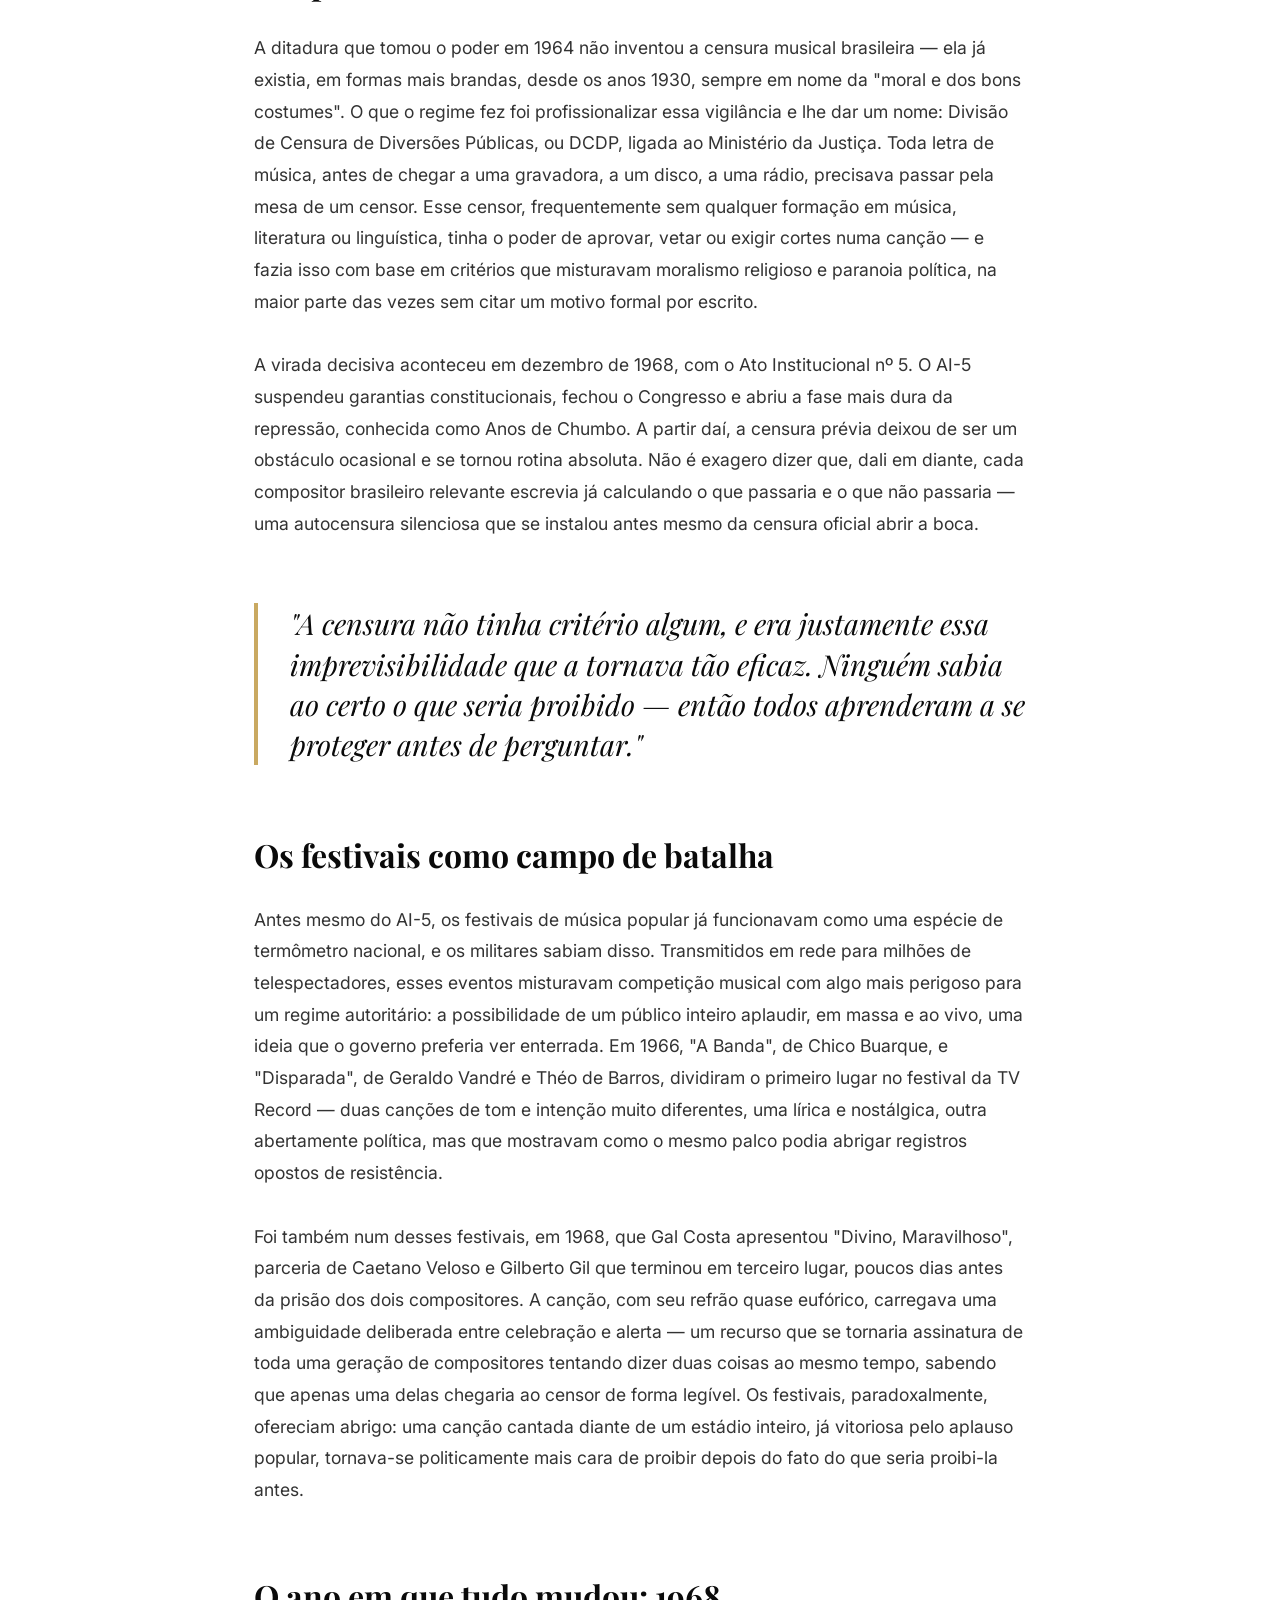
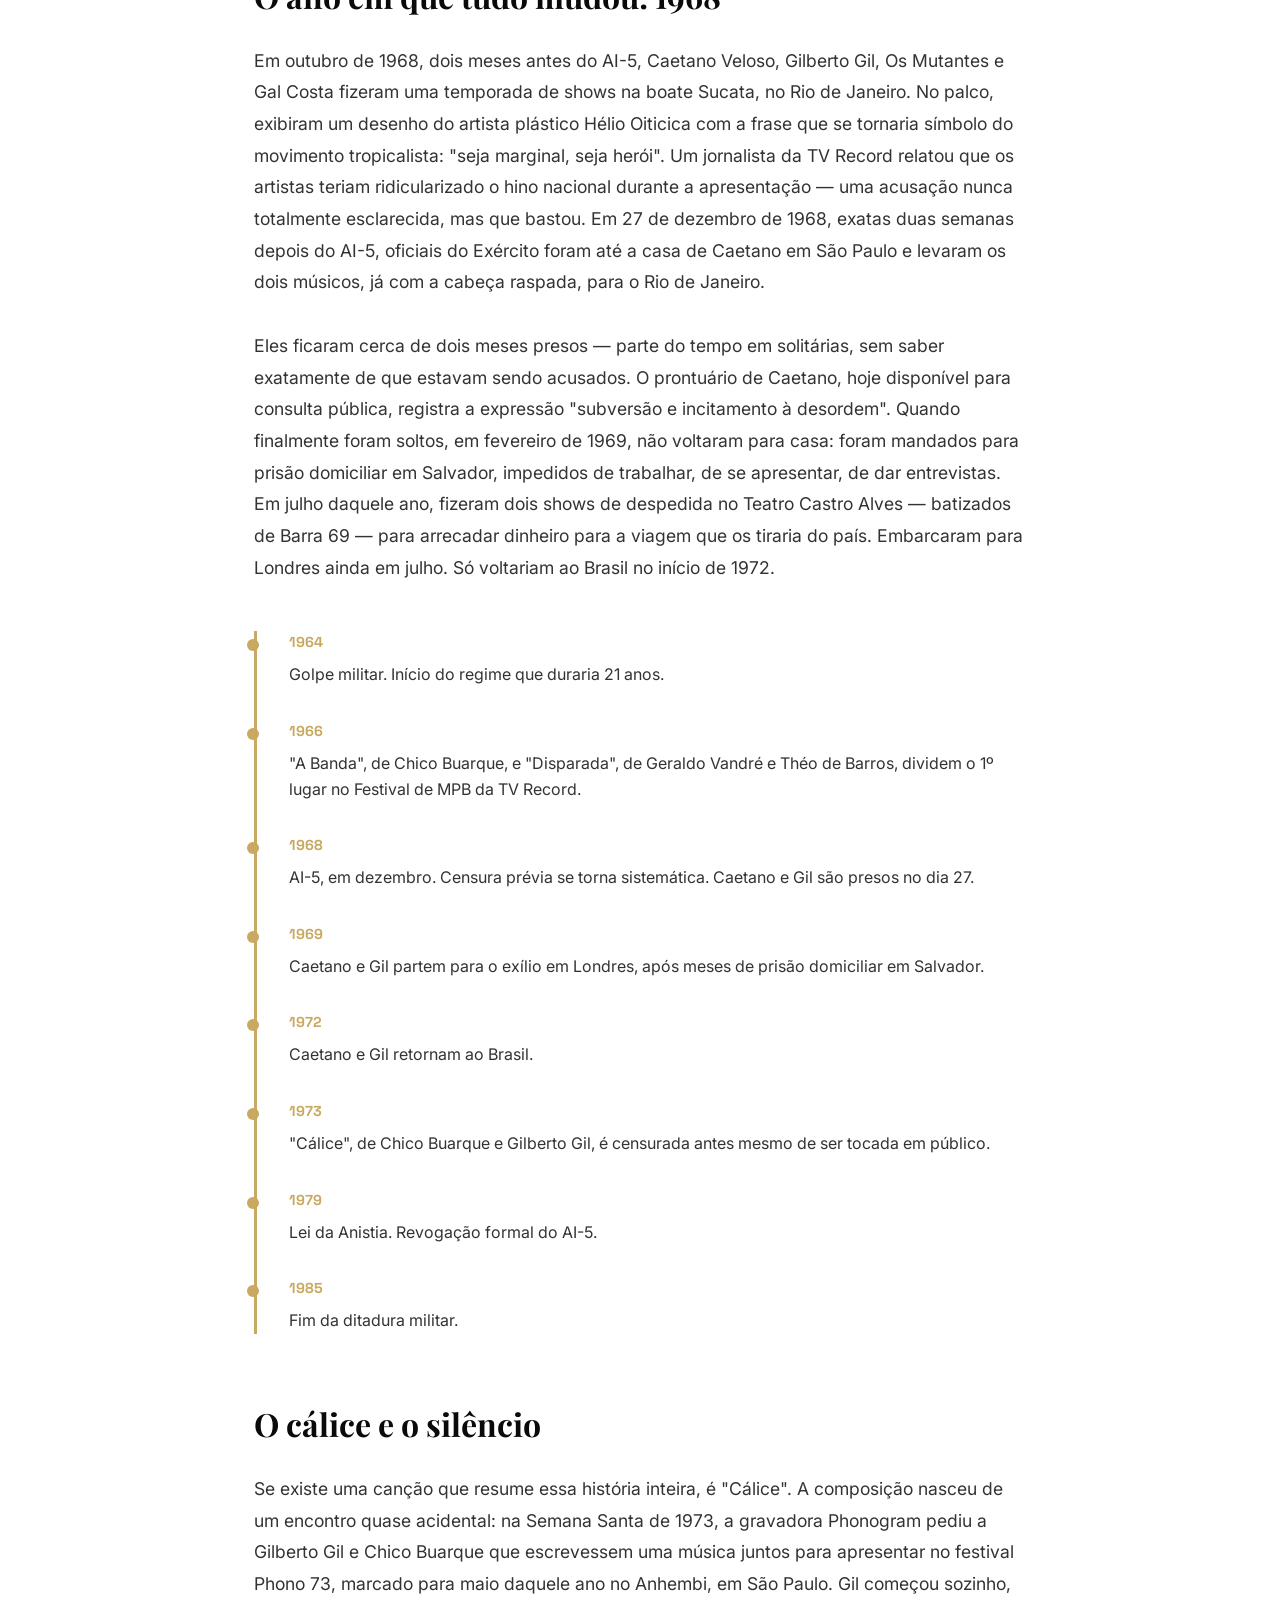
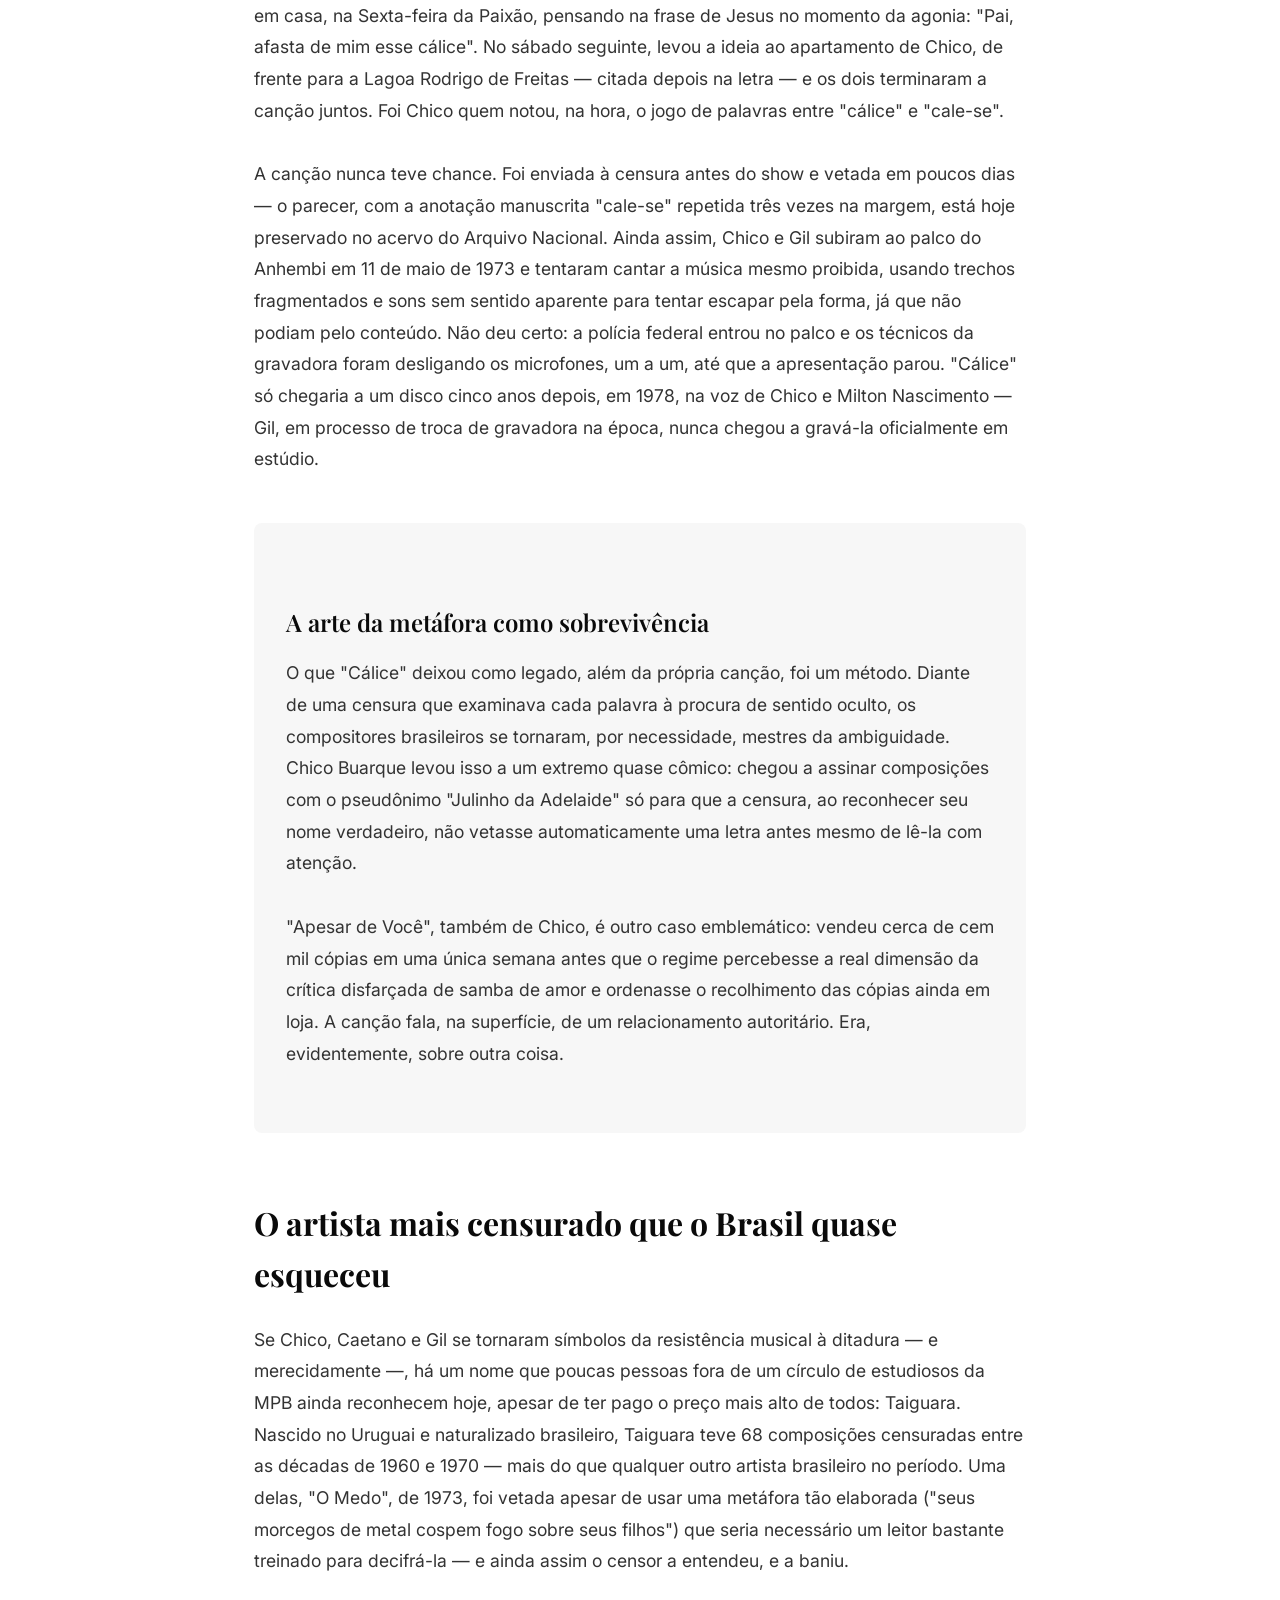
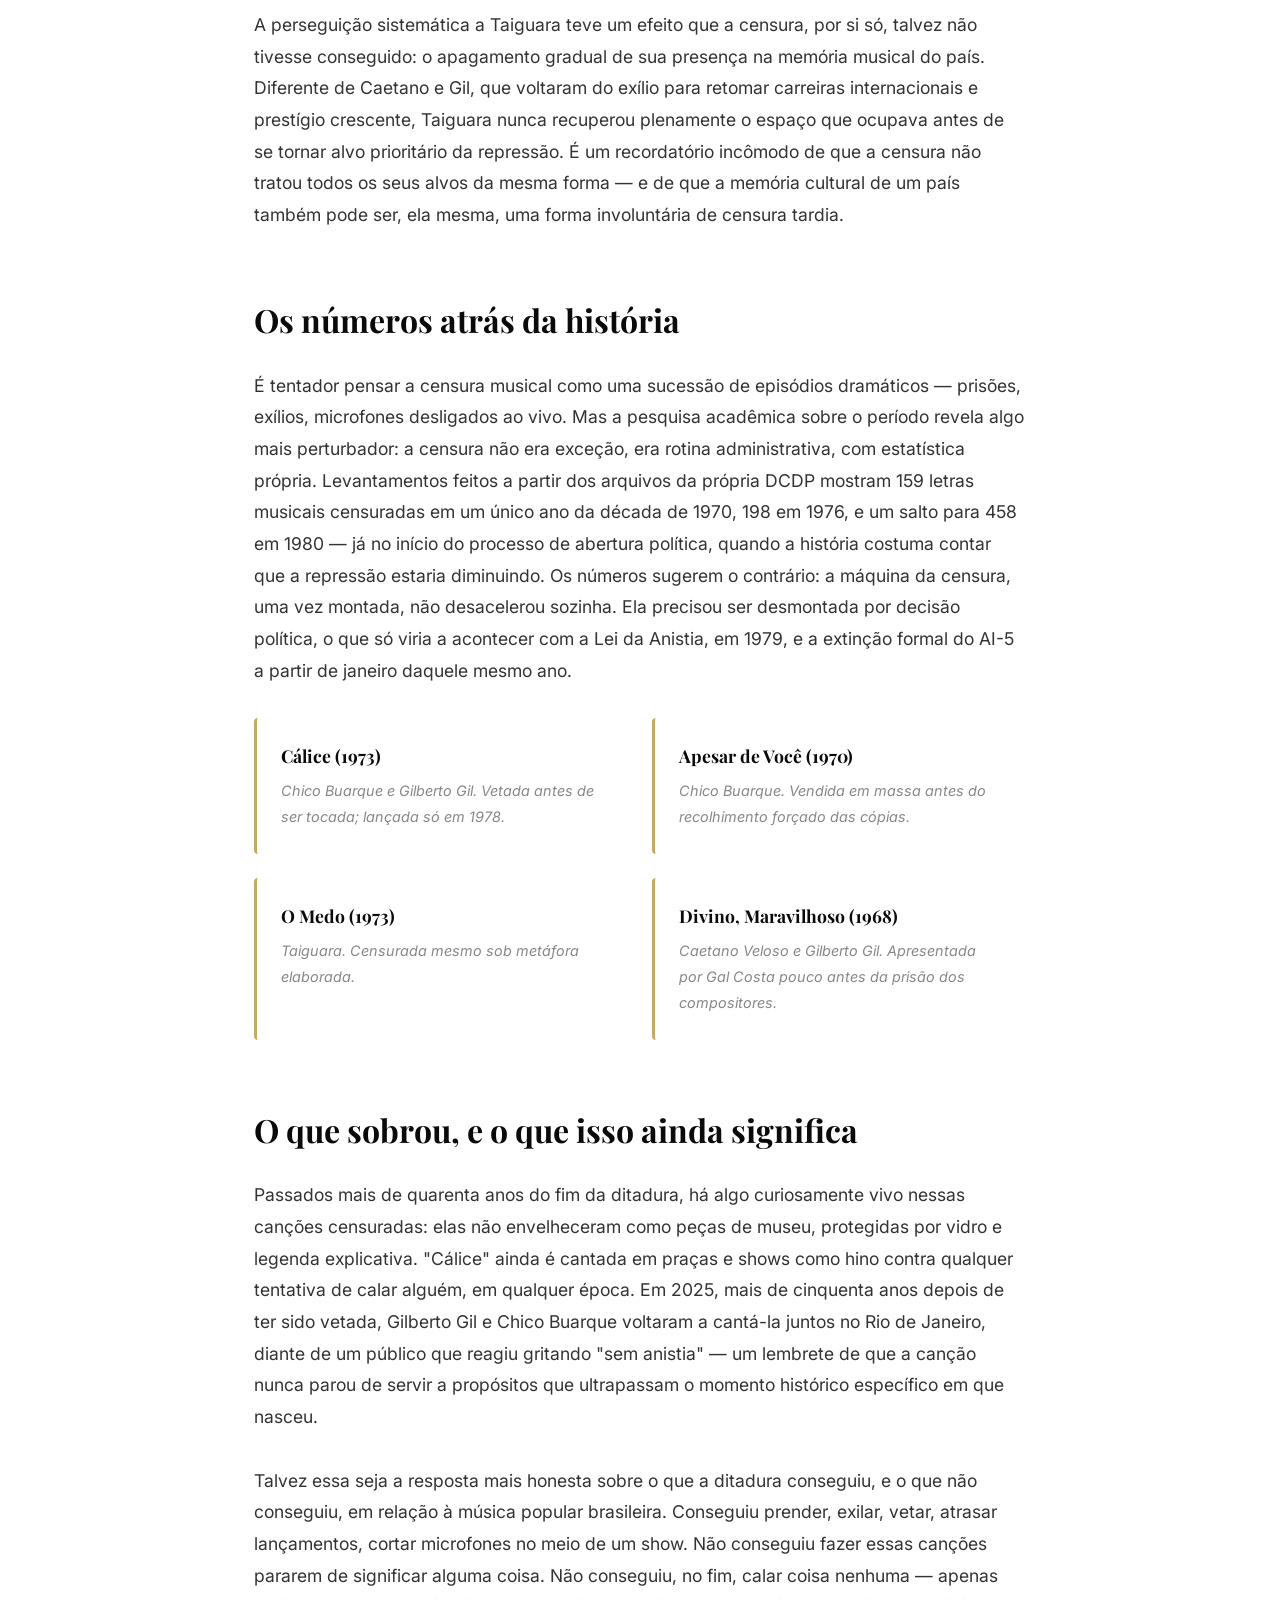
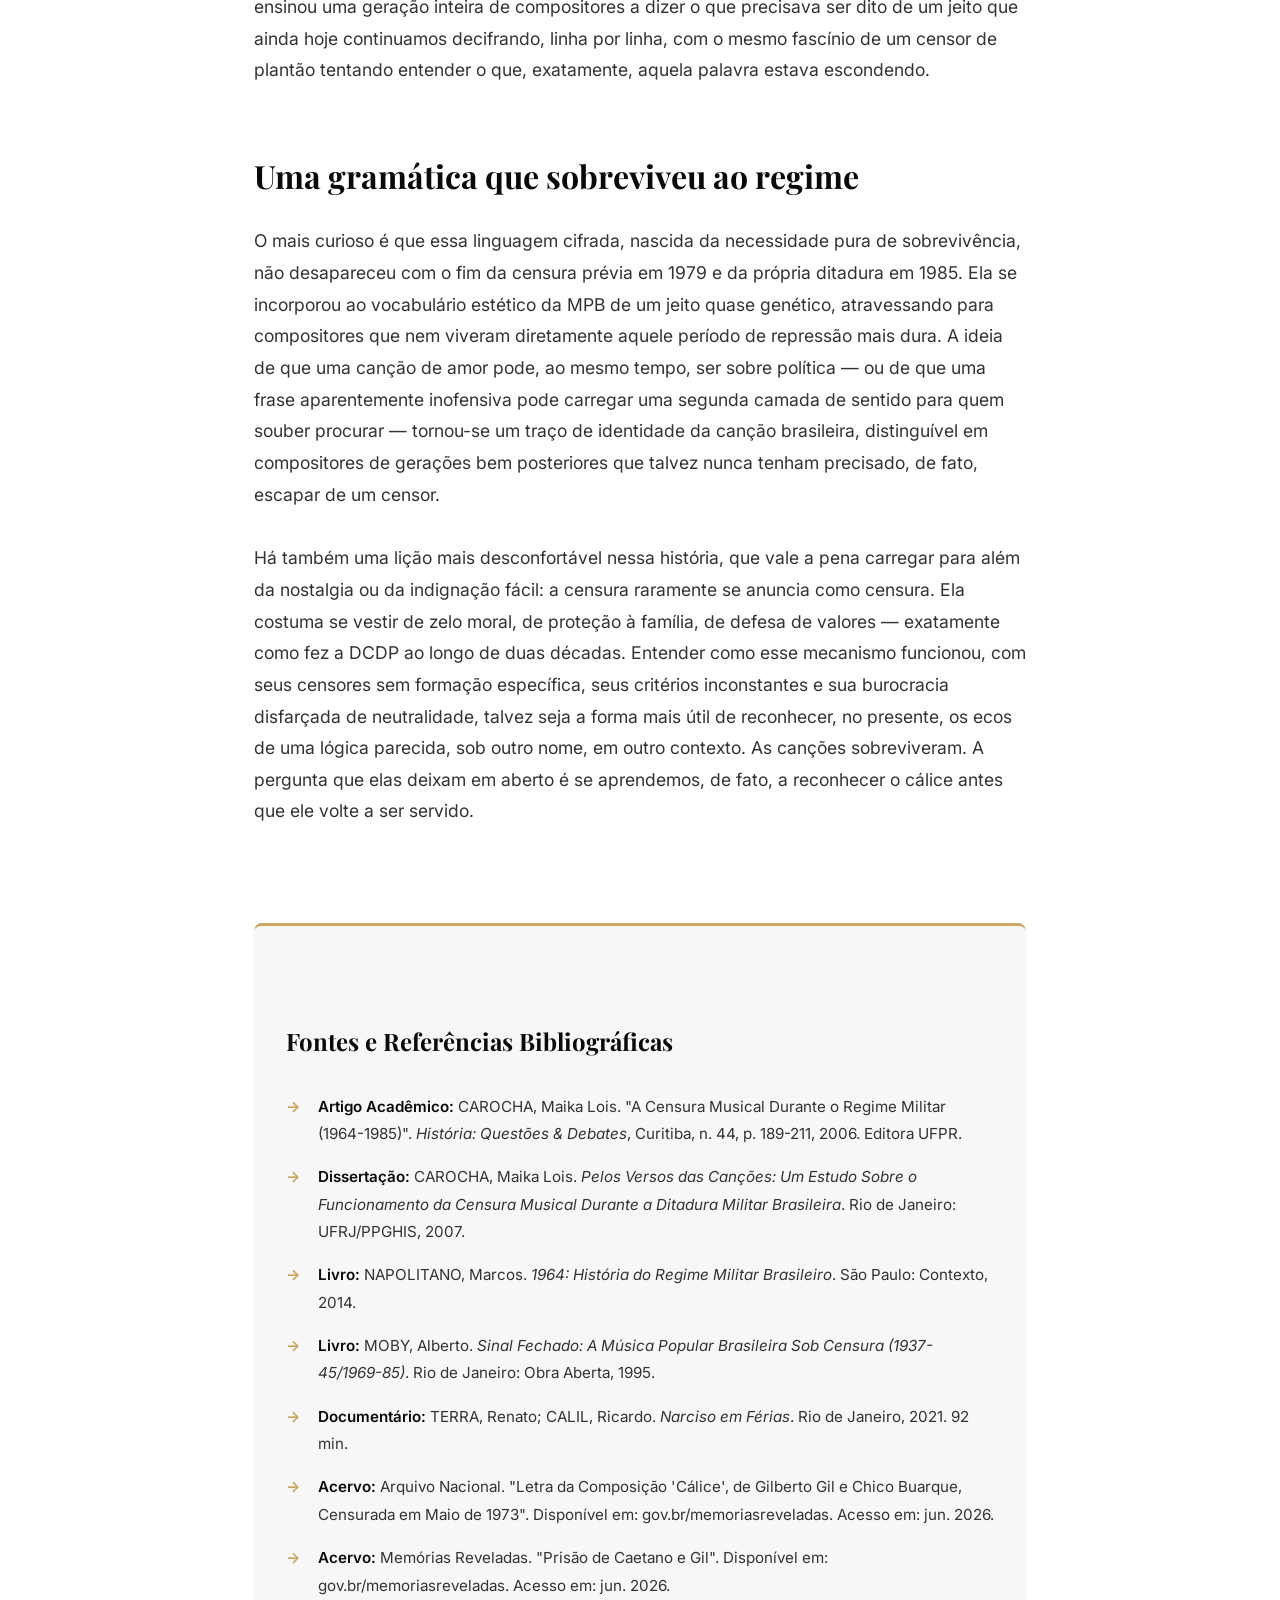
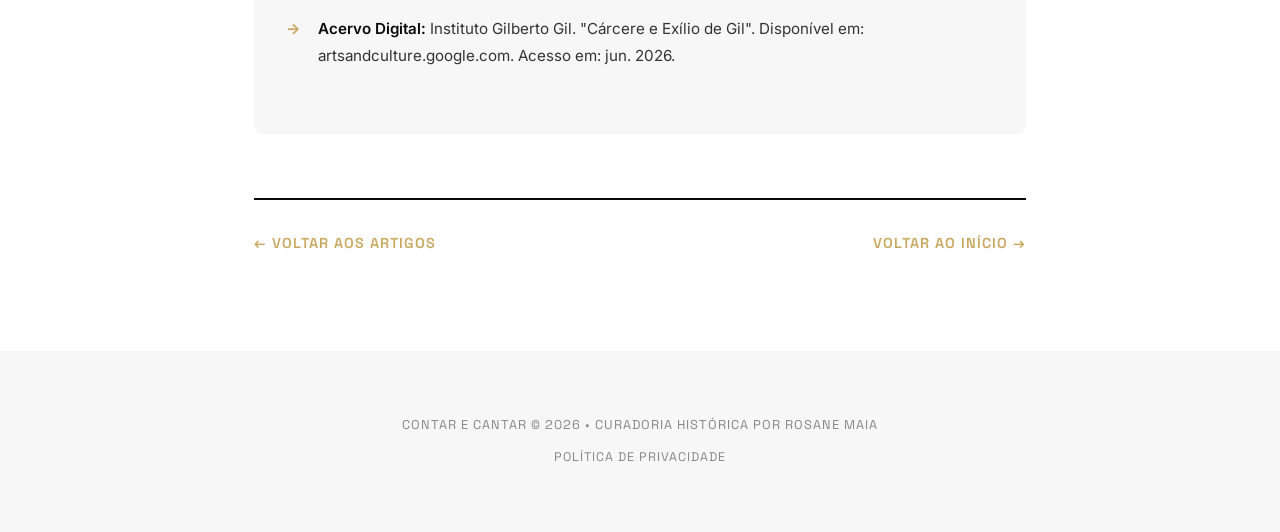
<file: ditadura-musica.html>
<!DOCTYPE html>
<html lang="pt-BR">
<head>
    <meta charset="UTF-8">
    <meta name="viewport" content="width=device-width, initial-scale=1.0">
    <title>Cale-se ou Cante: A Música Brasileira Sob a Ditadura | CONTAR e CANTAR</title>
    <meta name="description" content="Entre 1964 e 1985, compositores brasileiros driblaram a censura com metáforas, pseudônimos e coragem. A história de como a MPB se tornou a maior arma de resistência cultural do país.">
    <link rel="canonical" href="https://rmcontarecantar.art.br/ditadura-musica.html">

    <meta property="og:title" content="Cale-se ou Cante: A Música Brasileira Sob a Ditadura">
    <meta property="og:description" content="Como compositores como Chico Buarque, Caetano Veloso e Gilberto Gil enfrentaram a censura entre 1964 e 1985.">
    <meta property="og:type" content="article">
    <meta property="og:url" content="https://rmcontarecantar.art.br/ditadura-musica.html">
    <meta property="og:locale" content="pt_BR">

    <link rel="preconnect" href="https://fonts.googleapis.com">
    <link rel="preconnect" href="https://fonts.gstatic.com" crossorigin>
    <link href="https://fonts.googleapis.com/css2?family=Inter:wght@300;400;500;600&family=Playfair+Display:ital,wght@0,400;0,600;0,700;1,400&family=Space+Grotesk:wght@500;700&display=swap" rel="stylesheet">

    <style>
        :root {
            --cor-preto: #0A0A0A;
            --cor-branco: #FFFFFF;
            --cor-cinza-claro: #F7F7F7;
            --cor-cinza-medio: #888888;
            --cor-dourado: #C9A961;
        }

        * { margin: 0; padding: 0; box-sizing: border-box; }
        html { scroll-behavior: smooth; }
        body {
            font-family: 'Inter', sans-serif;
            background-color: var(--cor-branco);
            color: var(--cor-preto);
            line-height: 1.6;
            -webkit-font-smoothing: antialiased;
        }
        h1, h2, h3, h4 { font-family: 'Playfair Display', serif; }
        a { text-decoration: none; color: inherit; transition: all 0.3s ease; }

        /* HEADER */
        header {
            padding: 1.5rem 5%;
            position: sticky; top: 0;
            background: rgba(255, 255, 255, 0.98);
            backdrop-filter: blur(10px);
            z-index: 100;
            border-bottom: 1px solid rgba(0,0,0,0.05);
            display: flex; justify-content: space-between; align-items: center;
        }
        .logo {
            font-family: 'Space Grotesk', sans-serif;
            font-size: 1.3rem; font-weight: 700;
            letter-spacing: -0.5px; text-transform: uppercase;
        }
        .logo span { color: var(--cor-dourado); }
        nav ul { display: flex; list-style: none; gap: 2rem; align-items: center; }
        nav a {
            font-size: 0.85rem; font-weight: 500;
            text-transform: uppercase; letter-spacing: 1px;
            position: relative; padding-bottom: 4px;
        }
        nav a::after {
            content: ''; position: absolute; bottom: 0; left: 0;
            width: 0; height: 2px; background: var(--cor-dourado);
            transition: width 0.3s ease;
        }
        nav a:hover::after { width: 100%; }

        /* ARTICLE HERO */
        .article-hero {
            max-width: 900px;
            margin: 0 auto;
            padding: 6rem 5% 4rem;
            text-align: center;
        }
        .article-category {
            font-family: 'Space Grotesk', sans-serif;
            font-size: 0.8rem; font-weight: 600;
            text-transform: uppercase; letter-spacing: 2px;
            color: var(--cor-dourado); margin-bottom: 1.5rem; display: block;
        }
        .article-title {
            font-size: clamp(2.3rem, 6vw, 4.2rem);
            line-height: 1.1; margin-bottom: 2rem;
            letter-spacing: -1px; font-weight: 700;
        }
        .article-subtitle {
            font-size: 1.3rem; color: #333;
            font-weight: 300; font-style: italic;
            margin-bottom: 3rem; max-width: 700px;
            margin-left: auto; margin-right: auto;
            font-family: 'Playfair Display', serif;
        }
        .article-meta {
            display: flex; justify-content: center; gap: 2rem;
            font-size: 0.85rem; color: var(--cor-cinza-medio);
            text-transform: uppercase; letter-spacing: 1px;
        }

        /* CAPA EDITORIAL EM CSS PURO */
        .editorial-cover {
            max-width: 900px;
            margin: 0 auto 3rem;
            height: 450px;
            background: linear-gradient(135deg, #1a1a1a 0%, #3a1f1f 50%, #0A0A0A 100%);
            border-radius: 8px;
            display: flex; align-items: center; justify-content: center;
            position: relative; overflow: hidden;
        }
        .cover-text {
            text-align: center; color: #FFFFFF;
            font-family: 'Playfair Display', serif;
        }
        .cover-year {
            font-family: 'Space Grotesk', sans-serif;
            font-size: 1rem; letter-spacing: 4px;
            display: block; margin-bottom: 1rem; opacity: 0.9;
        }
        .cover-text h2 {
            font-size: 3.4rem; margin: 0; line-height: 1;
            letter-spacing: -1px; text-shadow: 0 4px 20px rgba(0,0,0,0.3);
        }
        .cover-text p {
            font-family: 'Space Grotesk', sans-serif;
            font-size: 1.1rem; letter-spacing: 3px;
            margin-top: 1rem; opacity: 0.9;
        }

        /* ARTICLE CONTENT */
        .article-container {
            max-width: 900px;
            margin: 0 auto;
            padding: 2rem 5% 6rem;
        }
        .article-intro {
            font-size: 1.25rem; line-height: 1.9;
            color: var(--cor-preto); margin-bottom: 3rem; font-weight: 400;
        }
        .article-container p {
            font-size: 1.1rem; line-height: 1.8;
            color: #333; margin-bottom: 2rem;
        }
        .article-container h2 {
            font-size: 2rem; margin: 4rem 0 1.5rem;
            color: var(--cor-preto); font-weight: 700;
        }
        .article-container h3 {
            font-size: 1.5rem; margin: 3rem 0 1rem;
            color: var(--cor-preto); font-weight: 600;
        }
        .pull-quote {
            font-family: 'Playfair Display', serif;
            font-size: 1.8rem; font-style: italic;
            line-height: 1.4; color: var(--cor-preto);
            border-left: 4px solid var(--cor-dourado);
            padding-left: 2rem; margin: 4rem 0;
        }
        .article-section {
            margin: 3rem 0; padding: 2rem;
            background: var(--cor-cinza-claro); border-radius: 8px;
        }

        .timeline {
            margin: 3rem 0;
            padding-left: 2rem;
            border-left: 3px solid var(--cor-dourado);
        }
        .timeline-item {
            margin-bottom: 2rem;
            position: relative;
        }
        .timeline-item::before {
            content: '';
            position: absolute;
            left: -2.6rem;
            top: 0.5rem;
            width: 12px;
            height: 12px;
            background: var(--cor-dourado);
            border-radius: 50%;
        }
        .timeline-year {
            font-family: 'Space Grotesk', sans-serif;
            font-weight: 700;
            color: var(--cor-dourado);
            font-size: 0.9rem;
            margin-bottom: 0.5rem;
        }
        .timeline-content {
            font-size: 1rem;
            line-height: 1.6;
            color: #333;
        }

        .censored-songs-grid {
            display: grid;
            grid-template-columns: repeat(2, 1fr);
            gap: 1.5rem;
            margin: 2rem 0;
        }
        .censored-song-item {
            padding: 1.5rem;
            background: var(--cor-branco);
            border-left: 3px solid var(--cor-dourado);
            border-radius: 4px;
        }
        .censored-song-item h4 {
            font-size: 1.1rem;
            margin-bottom: 0.5rem;
            color: var(--cor-preto);
        }
        .censored-song-item p {
            font-size: 0.9rem;
            color: var(--cor-cinza-medio);
            margin-bottom: 0;
            font-style: italic;
        }

        /* FONTES/REFERÊNCIAS */
        .references {
            margin-top: 6rem;
            padding: 3rem 2rem;
            background: var(--cor-cinza-claro);
            border-top: 3px solid var(--cor-dourado);
            border-radius: 8px;
        }
        .references h3 {
            font-size: 1.5rem;
            margin-bottom: 2rem;
            color: var(--cor-preto);
            font-weight: 700;
        }
        .references ul {
            list-style: none;
            padding-left: 0;
        }
        .references li {
            font-size: 0.95rem;
            line-height: 1.8;
            margin-bottom: 1rem;
            padding-left: 2rem;
            position: relative;
            color: #333;
        }
        .references li::before {
            content: '→';
            position: absolute;
            left: 0;
            color: var(--cor-dourado);
            font-weight: bold;
        }
        .references .reference-type {
            font-weight: 600;
            color: var(--cor-preto);
        }

        .article-navigation {
            display: flex; justify-content: space-between;
            margin-top: 4rem; padding-top: 2rem;
            border-top: 2px solid var(--cor-preto);
        }
        .nav-prev, .nav-next {
            font-family: 'Space Grotesk', sans-serif;
            font-size: 0.9rem; font-weight: 600;
            text-transform: uppercase; letter-spacing: 1px;
            color: var(--cor-dourado);
        }
        .nav-prev:hover, .nav-next:hover { color: var(--cor-preto); }

        /* FOOTER */
        footer { padding: 4rem 5%; background: var(--cor-cinza-claro); text-align: center; }
        .footer-content { max-width: 1400px; margin: 0 auto; }
        footer p {
            font-family: 'Space Grotesk', sans-serif;
            text-transform: uppercase; letter-spacing: 1px;
            font-size: 0.8rem; color: var(--cor-cinza-medio);
        }

        
.mobile-menu-toggle{display:none;width:44px;height:44px;border:1px solid rgba(0,0,0,.08);border-radius:999px;background:#fff;align-items:center;justify-content:center;flex-direction:column;gap:5px;cursor:pointer;z-index:1200}
.mobile-menu-toggle span{width:18px;height:2px;background:#000;display:block}
.mobile-backdrop{display:none;position:fixed;inset:0;background:rgba(0,0,0,.28);z-index:900}
.mobile-backdrop.active{display:block}

/* RESPONSIVO */
        @media (max-width: 768px) {
            .mobile-menu-toggle{display:inline-flex}
            nav{position:fixed;top:76px;left:5%;right:5%;display:none;background:#fff;z-index:1100;border-radius:18px;padding:.8rem}
            nav.active{display:block}
            nav ul{display:flex;flex-direction:column;gap:0}
            nav a{display:block;padding:1rem}
            .article-hero .article-meta { flex-direction: column; gap: 0.5rem; }
            .editorial-cover { height: 300px; }
            .cover-text h2 { font-size: 2.2rem; }
            .censored-songs-grid { grid-template-columns: 1fr; }
        }
    </style>
  <!-- Google AdSense -->
  <script async src="https://pagead2.googlesyndication.com/pagead/js/adsbygoogle.js?client=ca-pub-9264164526699747" crossorigin="anonymous"></script>
</head>
<body>

    <header>
        <a class="logo" href="index.html" aria-label="CONTAR e CANTAR — página inicial">CONTAR <span>e</span> CANTAR</a>
        <nav id="mainNav" aria-label="Menu principal">
            <ul>
                <li><a href="index.html">Início</a></li>
                <li><a href="index.html#instagram">Instagram</a></li>
                <li><a href="index.html#youtube">YouTube</a></li>
                <li><a href="index.html#revista">Artigos</a></li>
                <li><a href="index.html#pesquisa">Pesquisa</a></li>
                <li><a href="index.html#universos">Fontes</a></li>
            </ul>
        </nav>
        <button class="mobile-menu-toggle" type="button" aria-label="Menu" aria-controls="mainNav" aria-expanded="false"><span></span><span></span><span></span></button>
    </header>
    <div class="mobile-backdrop" id="mobileBackdrop"></div>

    <article>
        <div class="article-hero">
            <span class="article-category">História • 1964-1985</span>
            <h1 class="article-title">Cale-se ou Cante: A Música Brasileira Sob a Ditadura</h1>
            <p class="article-subtitle">Quando dizer a verdade virou crime, os compositores brasileiros aprenderam a dizê-la de outro jeito. A história de como a censura tentou silenciar a MPB — e como ela respondeu cantando mais alto.</p>
            <div class="article-meta">
                <span>Por Rosane Maia</span>
                <span>•</span>
                <span>Junho 2026</span>
                <span>•</span>
                <span>22 min de leitura</span>
            </div>
        </div>

        <div class="editorial-cover">
            <div class="cover-text">
                <span class="cover-year">1964-1985</span>
                <h2>CALE-SE OU CANTE</h2>
                <p>A MÚSICA SOB VIGILÂNCIA</p>
            </div>
        </div>

        <div class="article-container">
            <p class="article-intro">
                Existe uma palavra que rima com "cálice" em português, e todo censor da ditadura sabia disso. Quando Chico Buarque e Gilberto Gil entregaram a letra dessa canção ao departamento de censura, em maio de 1973, um funcionário anônimo escreveu a palavra "cale-se" três vezes na margem do parecer, ao lado do refrão. Não havia dúvida no que ele tinha entendido. O documento, hoje guardado no Arquivo Nacional, é talvez o retrato mais exato de como funcionou a relação entre a música popular brasileira e o regime militar: um jogo de gato e rato em que cada lado sabia exatamente o que o outro estava fazendo, e ninguém precisava fingir o contrário.
            </p>

            <h2>Um país sob escuta</h2>

            <p>
                A ditadura que tomou o poder em 1964 não inventou a censura musical brasileira — ela já existia, em formas mais brandas, desde os anos 1930, sempre em nome da "moral e dos bons costumes". O que o regime fez foi profissionalizar essa vigilância e lhe dar um nome: Divisão de Censura de Diversões Públicas, ou DCDP, ligada ao Ministério da Justiça. Toda letra de música, antes de chegar a uma gravadora, a um disco, a uma rádio, precisava passar pela mesa de um censor. Esse censor, frequentemente sem qualquer formação em música, literatura ou linguística, tinha o poder de aprovar, vetar ou exigir cortes numa canção — e fazia isso com base em critérios que misturavam moralismo religioso e paranoia política, na maior parte das vezes sem citar um motivo formal por escrito.
            </p>

            <p>
                A virada decisiva aconteceu em dezembro de 1968, com o Ato Institucional nº 5. O AI-5 suspendeu garantias constitucionais, fechou o Congresso e abriu a fase mais dura da repressão, conhecida como Anos de Chumbo. A partir daí, a censura prévia deixou de ser um obstáculo ocasional e se tornou rotina absoluta. Não é exagero dizer que, dali em diante, cada compositor brasileiro relevante escrevia já calculando o que passaria e o que não passaria — uma autocensura silenciosa que se instalou antes mesmo da censura oficial abrir a boca.
            </p>

            <div class="pull-quote">
                "A censura não tinha critério algum, e era justamente essa imprevisibilidade que a tornava tão eficaz. Ninguém sabia ao certo o que seria proibido — então todos aprenderam a se proteger antes de perguntar."
            </div>

            <h2>Os festivais como campo de batalha</h2>

            <p>
                Antes mesmo do AI-5, os festivais de música popular já funcionavam como uma espécie de termômetro nacional, e os militares sabiam disso. Transmitidos em rede para milhões de telespectadores, esses eventos misturavam competição musical com algo mais perigoso para um regime autoritário: a possibilidade de um público inteiro aplaudir, em massa e ao vivo, uma ideia que o governo preferia ver enterrada. Em 1966, "A Banda", de Chico Buarque, e "Disparada", de Geraldo Vandré e Théo de Barros, dividiram o primeiro lugar no festival da TV Record — duas canções de tom e intenção muito diferentes, uma lírica e nostálgica, outra abertamente política, mas que mostravam como o mesmo palco podia abrigar registros opostos de resistência.
            </p>

            <p>
                Foi também num desses festivais, em 1968, que Gal Costa apresentou "Divino, Maravilhoso", parceria de Caetano Veloso e Gilberto Gil que terminou em terceiro lugar, poucos dias antes da prisão dos dois compositores. A canção, com seu refrão quase eufórico, carregava uma ambiguidade deliberada entre celebração e alerta — um recurso que se tornaria assinatura de toda uma geração de compositores tentando dizer duas coisas ao mesmo tempo, sabendo que apenas uma delas chegaria ao censor de forma legível. Os festivais, paradoxalmente, ofereciam abrigo: uma canção cantada diante de um estádio inteiro, já vitoriosa pelo aplauso popular, tornava-se politicamente mais cara de proibir depois do fato do que seria proibi-la antes.
            </p>

            <h2>O ano em que tudo mudou: 1968</h2>

            <p>
                Em outubro de 1968, dois meses antes do AI-5, Caetano Veloso, Gilberto Gil, Os Mutantes e Gal Costa fizeram uma temporada de shows na boate Sucata, no Rio de Janeiro. No palco, exibiram um desenho do artista plástico Hélio Oiticica com a frase que se tornaria símbolo do movimento tropicalista: "seja marginal, seja herói". Um jornalista da TV Record relatou que os artistas teriam ridicularizado o hino nacional durante a apresentação — uma acusação nunca totalmente esclarecida, mas que bastou. Em 27 de dezembro de 1968, exatas duas semanas depois do AI-5, oficiais do Exército foram até a casa de Caetano em São Paulo e levaram os dois músicos, já com a cabeça raspada, para o Rio de Janeiro.
            </p>

            <p>
                Eles ficaram cerca de dois meses presos — parte do tempo em solitárias, sem saber exatamente de que estavam sendo acusados. O prontuário de Caetano, hoje disponível para consulta pública, registra a expressão "subversão e incitamento à desordem". Quando finalmente foram soltos, em fevereiro de 1969, não voltaram para casa: foram mandados para prisão domiciliar em Salvador, impedidos de trabalhar, de se apresentar, de dar entrevistas. Em julho daquele ano, fizeram dois shows de despedida no Teatro Castro Alves — batizados de Barra 69 — para arrecadar dinheiro para a viagem que os tiraria do país. Embarcaram para Londres ainda em julho. Só voltariam ao Brasil no início de 1972.
            </p>

            <div class="timeline">
                <div class="timeline-item">
                    <div class="timeline-year">1964</div>
                    <div class="timeline-content">Golpe militar. Início do regime que duraria 21 anos.</div>
                </div>
                <div class="timeline-item">
                    <div class="timeline-year">1966</div>
                    <div class="timeline-content">"A Banda", de Chico Buarque, e "Disparada", de Geraldo Vandré e Théo de Barros, dividem o 1º lugar no Festival de MPB da TV Record.</div>
                </div>
                <div class="timeline-item">
                    <div class="timeline-year">1968</div>
                    <div class="timeline-content">AI-5, em dezembro. Censura prévia se torna sistemática. Caetano e Gil são presos no dia 27.</div>
                </div>
                <div class="timeline-item">
                    <div class="timeline-year">1969</div>
                    <div class="timeline-content">Caetano e Gil partem para o exílio em Londres, após meses de prisão domiciliar em Salvador.</div>
                </div>
                <div class="timeline-item">
                    <div class="timeline-year">1972</div>
                    <div class="timeline-content">Caetano e Gil retornam ao Brasil.</div>
                </div>
                <div class="timeline-item">
                    <div class="timeline-year">1973</div>
                    <div class="timeline-content">"Cálice", de Chico Buarque e Gilberto Gil, é censurada antes mesmo de ser tocada em público.</div>
                </div>
                <div class="timeline-item">
                    <div class="timeline-year">1979</div>
                    <div class="timeline-content">Lei da Anistia. Revogação formal do AI-5.</div>
                </div>
                <div class="timeline-item">
                    <div class="timeline-year">1985</div>
                    <div class="timeline-content">Fim da ditadura militar.</div>
                </div>
            </div>

            <h2>O cálice e o silêncio</h2>

            <p>
                Se existe uma canção que resume essa história inteira, é "Cálice". A composição nasceu de um encontro quase acidental: na Semana Santa de 1973, a gravadora Phonogram pediu a Gilberto Gil e Chico Buarque que escrevessem uma música juntos para apresentar no festival Phono 73, marcado para maio daquele ano no Anhembi, em São Paulo. Gil começou sozinho, em casa, na Sexta-feira da Paixão, pensando na frase de Jesus no momento da agonia: "Pai, afasta de mim esse cálice". No sábado seguinte, levou a ideia ao apartamento de Chico, de frente para a Lagoa Rodrigo de Freitas — citada depois na letra — e os dois terminaram a canção juntos. Foi Chico quem notou, na hora, o jogo de palavras entre "cálice" e "cale-se".
            </p>

            <p>
                A canção nunca teve chance. Foi enviada à censura antes do show e vetada em poucos dias — o parecer, com a anotação manuscrita "cale-se" repetida três vezes na margem, está hoje preservado no acervo do Arquivo Nacional. Ainda assim, Chico e Gil subiram ao palco do Anhembi em 11 de maio de 1973 e tentaram cantar a música mesmo proibida, usando trechos fragmentados e sons sem sentido aparente para tentar escapar pela forma, já que não podiam pelo conteúdo. Não deu certo: a polícia federal entrou no palco e os técnicos da gravadora foram desligando os microfones, um a um, até que a apresentação parou. "Cálice" só chegaria a um disco cinco anos depois, em 1978, na voz de Chico e Milton Nascimento — Gil, em processo de troca de gravadora na época, nunca chegou a gravá-la oficialmente em estúdio.
            </p>

            <div class="article-section">
                <h3>A arte da metáfora como sobrevivência</h3>
                <p>
                    O que "Cálice" deixou como legado, além da própria canção, foi um método. Diante de uma censura que examinava cada palavra à procura de sentido oculto, os compositores brasileiros se tornaram, por necessidade, mestres da ambiguidade. Chico Buarque levou isso a um extremo quase cômico: chegou a assinar composições com o pseudônimo "Julinho da Adelaide" só para que a censura, ao reconhecer seu nome verdadeiro, não vetasse automaticamente uma letra antes mesmo de lê-la com atenção.
                </p>
                <p>
                    "Apesar de Você", também de Chico, é outro caso emblemático: vendeu cerca de cem mil cópias em uma única semana antes que o regime percebesse a real dimensão da crítica disfarçada de samba de amor e ordenasse o recolhimento das cópias ainda em loja. A canção fala, na superfície, de um relacionamento autoritário. Era, evidentemente, sobre outra coisa.
                </p>
            </div>

            <h2>O artista mais censurado que o Brasil quase esqueceu</h2>

            <p>
                Se Chico, Caetano e Gil se tornaram símbolos da resistência musical à ditadura — e merecidamente —, há um nome que poucas pessoas fora de um círculo de estudiosos da MPB ainda reconhecem hoje, apesar de ter pago o preço mais alto de todos: Taiguara. Nascido no Uruguai e naturalizado brasileiro, Taiguara teve 68 composições censuradas entre as décadas de 1960 e 1970 — mais do que qualquer outro artista brasileiro no período. Uma delas, "O Medo", de 1973, foi vetada apesar de usar uma metáfora tão elaborada ("seus morcegos de metal cospem fogo sobre seus filhos") que seria necessário um leitor bastante treinado para decifrá-la — e ainda assim o censor a entendeu, e a baniu.
            </p>

            <p>
                A perseguição sistemática a Taiguara teve um efeito que a censura, por si só, talvez não tivesse conseguido: o apagamento gradual de sua presença na memória musical do país. Diferente de Caetano e Gil, que voltaram do exílio para retomar carreiras internacionais e prestígio crescente, Taiguara nunca recuperou plenamente o espaço que ocupava antes de se tornar alvo prioritário da repressão. É um recordatório incômodo de que a censura não tratou todos os seus alvos da mesma forma — e de que a memória cultural de um país também pode ser, ela mesma, uma forma involuntária de censura tardia.
            </p>

            <h2>Os números atrás da história</h2>

            <p>
                É tentador pensar a censura musical como uma sucessão de episódios dramáticos — prisões, exílios, microfones desligados ao vivo. Mas a pesquisa acadêmica sobre o período revela algo mais perturbador: a censura não era exceção, era rotina administrativa, com estatística própria. Levantamentos feitos a partir dos arquivos da própria DCDP mostram 159 letras musicais censuradas em um único ano da década de 1970, 198 em 1976, e um salto para 458 em 1980 — já no início do processo de abertura política, quando a história costuma contar que a repressão estaria diminuindo. Os números sugerem o contrário: a máquina da censura, uma vez montada, não desacelerou sozinha. Ela precisou ser desmontada por decisão política, o que só viria a acontecer com a Lei da Anistia, em 1979, e a extinção formal do AI-5 a partir de janeiro daquele mesmo ano.
            </p>

            <div class="censored-songs-grid">
                <div class="censored-song-item">
                    <h4>Cálice (1973)</h4>
                    <p>Chico Buarque e Gilberto Gil. Vetada antes de ser tocada; lançada só em 1978.</p>
                </div>
                <div class="censored-song-item">
                    <h4>Apesar de Você (1970)</h4>
                    <p>Chico Buarque. Vendida em massa antes do recolhimento forçado das cópias.</p>
                </div>
                <div class="censored-song-item">
                    <h4>O Medo (1973)</h4>
                    <p>Taiguara. Censurada mesmo sob metáfora elaborada.</p>
                </div>
                <div class="censored-song-item">
                    <h4>Divino, Maravilhoso (1968)</h4>
                    <p>Caetano Veloso e Gilberto Gil. Apresentada por Gal Costa pouco antes da prisão dos compositores.</p>
                </div>
            </div>

            <h2>O que sobrou, e o que isso ainda significa</h2>

            <p>
                Passados mais de quarenta anos do fim da ditadura, há algo curiosamente vivo nessas canções censuradas: elas não envelheceram como peças de museu, protegidas por vidro e legenda explicativa. "Cálice" ainda é cantada em praças e shows como hino contra qualquer tentativa de calar alguém, em qualquer época. Em 2025, mais de cinquenta anos depois de ter sido vetada, Gilberto Gil e Chico Buarque voltaram a cantá-la juntos no Rio de Janeiro, diante de um público que reagiu gritando "sem anistia" — um lembrete de que a canção nunca parou de servir a propósitos que ultrapassam o momento histórico específico em que nasceu.
            </p>

            <p>
                Talvez essa seja a resposta mais honesta sobre o que a ditadura conseguiu, e o que não conseguiu, em relação à música popular brasileira. Conseguiu prender, exilar, vetar, atrasar lançamentos, cortar microfones no meio de um show. Não conseguiu fazer essas canções pararem de significar alguma coisa. Não conseguiu, no fim, calar coisa nenhuma — apenas ensinou uma geração inteira de compositores a dizer o que precisava ser dito de um jeito que ainda hoje continuamos decifrando, linha por linha, com o mesmo fascínio de um censor de plantão tentando entender o que, exatamente, aquela palavra estava escondendo.
            </p>

            <h2>Uma gramática que sobreviveu ao regime</h2>

            <p>
                O mais curioso é que essa linguagem cifrada, nascida da necessidade pura de sobrevivência, não desapareceu com o fim da censura prévia em 1979 e da própria ditadura em 1985. Ela se incorporou ao vocabulário estético da MPB de um jeito quase genético, atravessando para compositores que nem viveram diretamente aquele período de repressão mais dura. A ideia de que uma canção de amor pode, ao mesmo tempo, ser sobre política — ou de que uma frase aparentemente inofensiva pode carregar uma segunda camada de sentido para quem souber procurar — tornou-se um traço de identidade da canção brasileira, distinguível em compositores de gerações bem posteriores que talvez nunca tenham precisado, de fato, escapar de um censor.
            </p>

            <p>
                Há também uma lição mais desconfortável nessa história, que vale a pena carregar para além da nostalgia ou da indignação fácil: a censura raramente se anuncia como censura. Ela costuma se vestir de zelo moral, de proteção à família, de defesa de valores — exatamente como fez a DCDP ao longo de duas décadas. Entender como esse mecanismo funcionou, com seus censores sem formação específica, seus critérios inconstantes e sua burocracia disfarçada de neutralidade, talvez seja a forma mais útil de reconhecer, no presente, os ecos de uma lógica parecida, sob outro nome, em outro contexto. As canções sobreviveram. A pergunta que elas deixam em aberto é se aprendemos, de fato, a reconhecer o cálice antes que ele volte a ser servido.
            </p>

            <!-- SEÇÃO DE FONTES E REFERÊNCIAS -->
            <div class="references">
                <h3>Fontes e Referências Bibliográficas</h3>
                <ul>
                    <li>
                        <span class="reference-type">Artigo Acadêmico:</span> CAROCHA, Maika Lois. "A Censura Musical Durante o Regime Militar (1964-1985)". <em>História: Questões & Debates</em>, Curitiba, n. 44, p. 189-211, 2006. Editora UFPR.
                    </li>
                    <li>
                        <span class="reference-type">Dissertação:</span> CAROCHA, Maika Lois. <em>Pelos Versos das Canções: Um Estudo Sobre o Funcionamento da Censura Musical Durante a Ditadura Militar Brasileira</em>. Rio de Janeiro: UFRJ/PPGHIS, 2007.
                    </li>
                    <li>
                        <span class="reference-type">Livro:</span> NAPOLITANO, Marcos. <em>1964: História do Regime Militar Brasileiro</em>. São Paulo: Contexto, 2014.
                    </li>
                    <li>
                        <span class="reference-type">Livro:</span> MOBY, Alberto. <em>Sinal Fechado: A Música Popular Brasileira Sob Censura (1937-45/1969-85)</em>. Rio de Janeiro: Obra Aberta, 1995.
                    </li>
                    <li>
                        <span class="reference-type">Documentário:</span> TERRA, Renato; CALIL, Ricardo. <em>Narciso em Férias</em>. Rio de Janeiro, 2021. 92 min.
                    </li>
                    <li>
                        <span class="reference-type">Acervo:</span> Arquivo Nacional. "Letra da Composição 'Cálice', de Gilberto Gil e Chico Buarque, Censurada em Maio de 1973". Disponível em: <a href="https://www.gov.br/memoriasreveladas/" target="_blank" rel="noopener">gov.br/memoriasreveladas</a>. Acesso em: jun. 2026.
                    </li>
                    <li>
                        <span class="reference-type">Acervo:</span> Memórias Reveladas. "Prisão de Caetano e Gil". Disponível em: <a href="https://www.gov.br/memoriasreveladas/pt-br/centrais-de-conteudo/destaques/prisao-de-caetano-e-gil" target="_blank" rel="noopener">gov.br/memoriasreveladas</a>. Acesso em: jun. 2026.
                    </li>
                    <li>
                        <span class="reference-type">Acervo Digital:</span> Instituto Gilberto Gil. "Cárcere e Exílio de Gil". Disponível em: <a href="https://artsandculture.google.com/story/gil-prison-and-exile-instituto-gilberto-gil/ZgWB2EJIc5zTLQ" target="_blank" rel="noopener">artsandculture.google.com</a>. Acesso em: jun. 2026.
                    </li>
                </ul>
            </div>

            <div class="article-navigation">
                <a href="index.html#revista" class="nav-prev">← Voltar aos artigos</a>
                <a href="index.html" class="nav-next">Voltar ao início →</a>
            </div>
        </div>
    </article>

    <footer>
        <div class="footer-content">
            <p>CONTAR e CANTAR © 2026 • Curadoria histórica por Rosane Maia</p>
        </div>
      <p style="margin:.8rem 0 0;font-size:.78rem"><a href="politica-de-privacidade.html">Política de Privacidade</a></p>
    </footer>


<script>
const b=document.querySelector(".mobile-menu-toggle"),n=document.getElementById("mainNav"),bk=document.getElementById("mobileBackdrop");
if(b&&n){b.onclick=()=>{let o=n.classList.toggle("active");b.setAttribute("aria-expanded",o);bk.classList.toggle("active",o)};
bk.onclick=()=>{n.classList.remove("active");bk.classList.remove("active");b.setAttribute("aria-expanded","false")};
n.querySelectorAll("a").forEach(a=>a.onclick=()=>setTimeout(()=>{n.classList.remove("active");bk.classList.remove("active");b.setAttribute("aria-expanded","false")},120));}
</script>

</body>
</html>
</file>
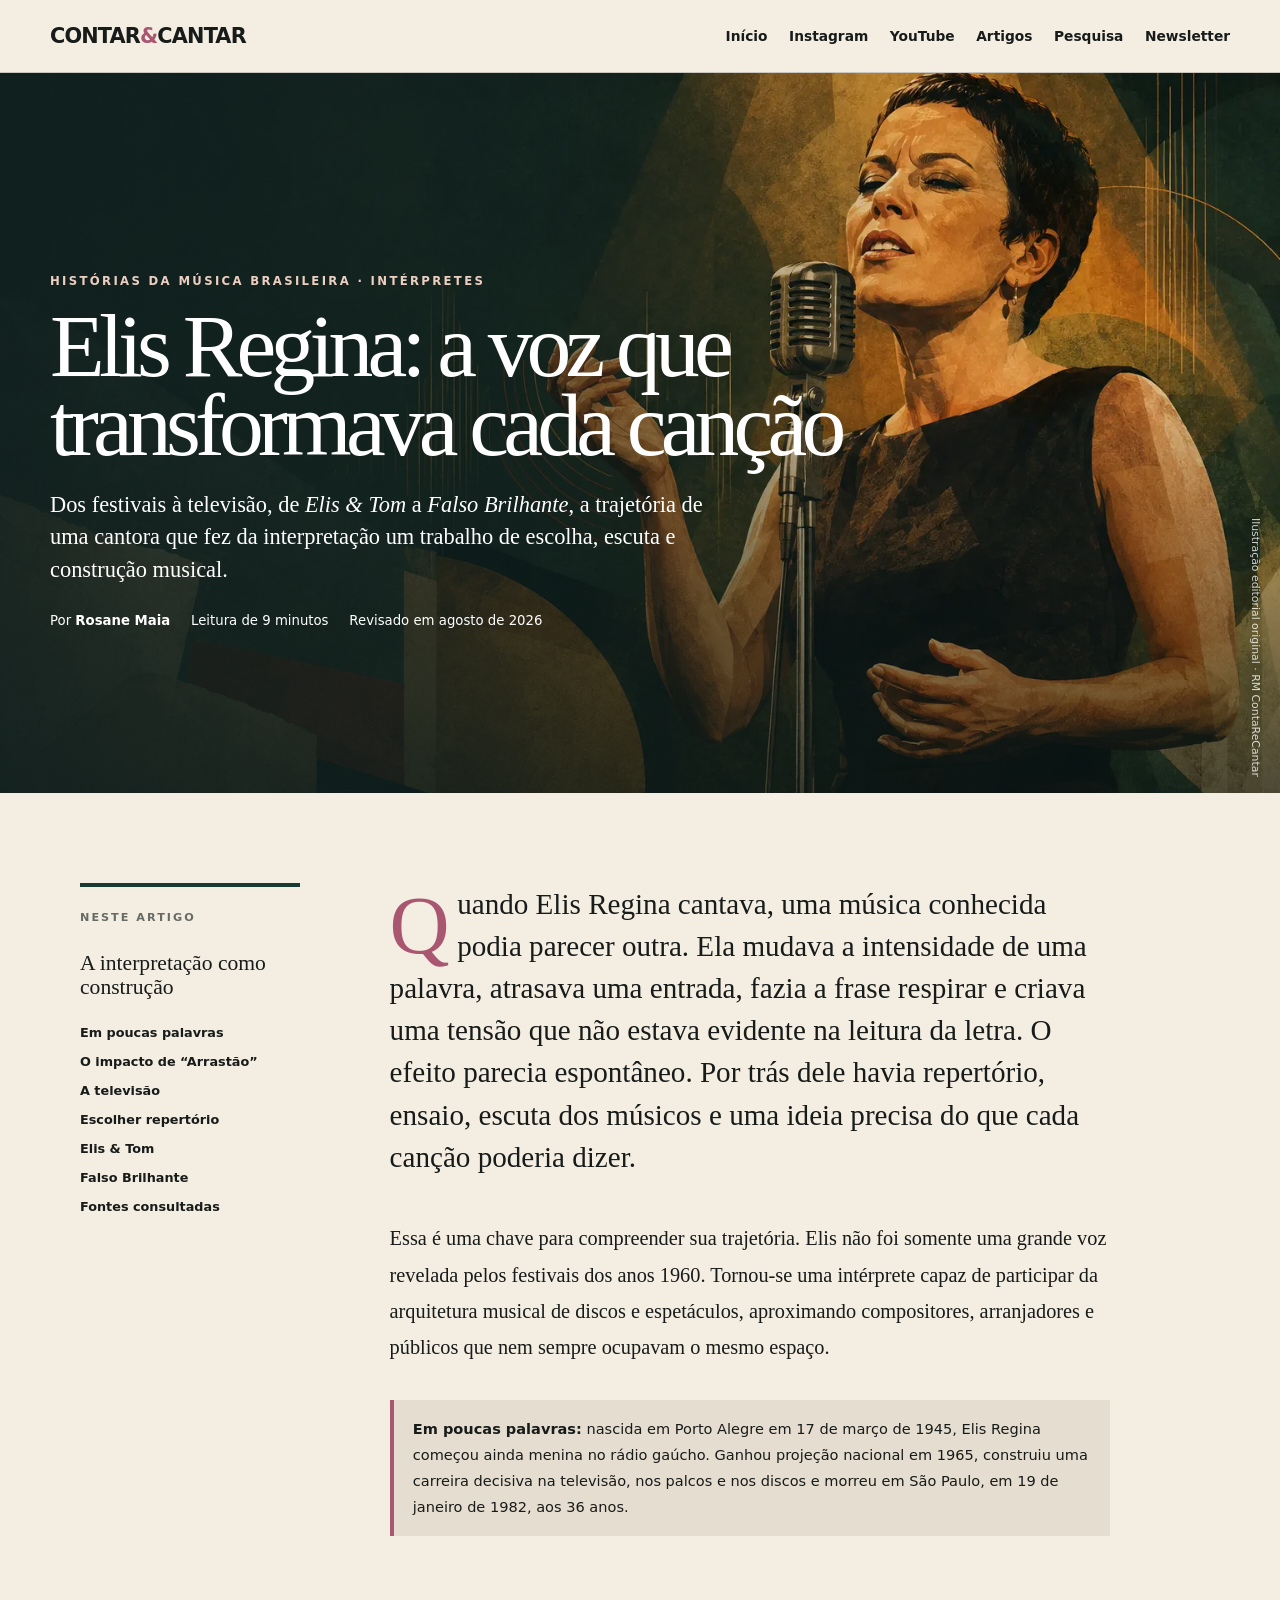
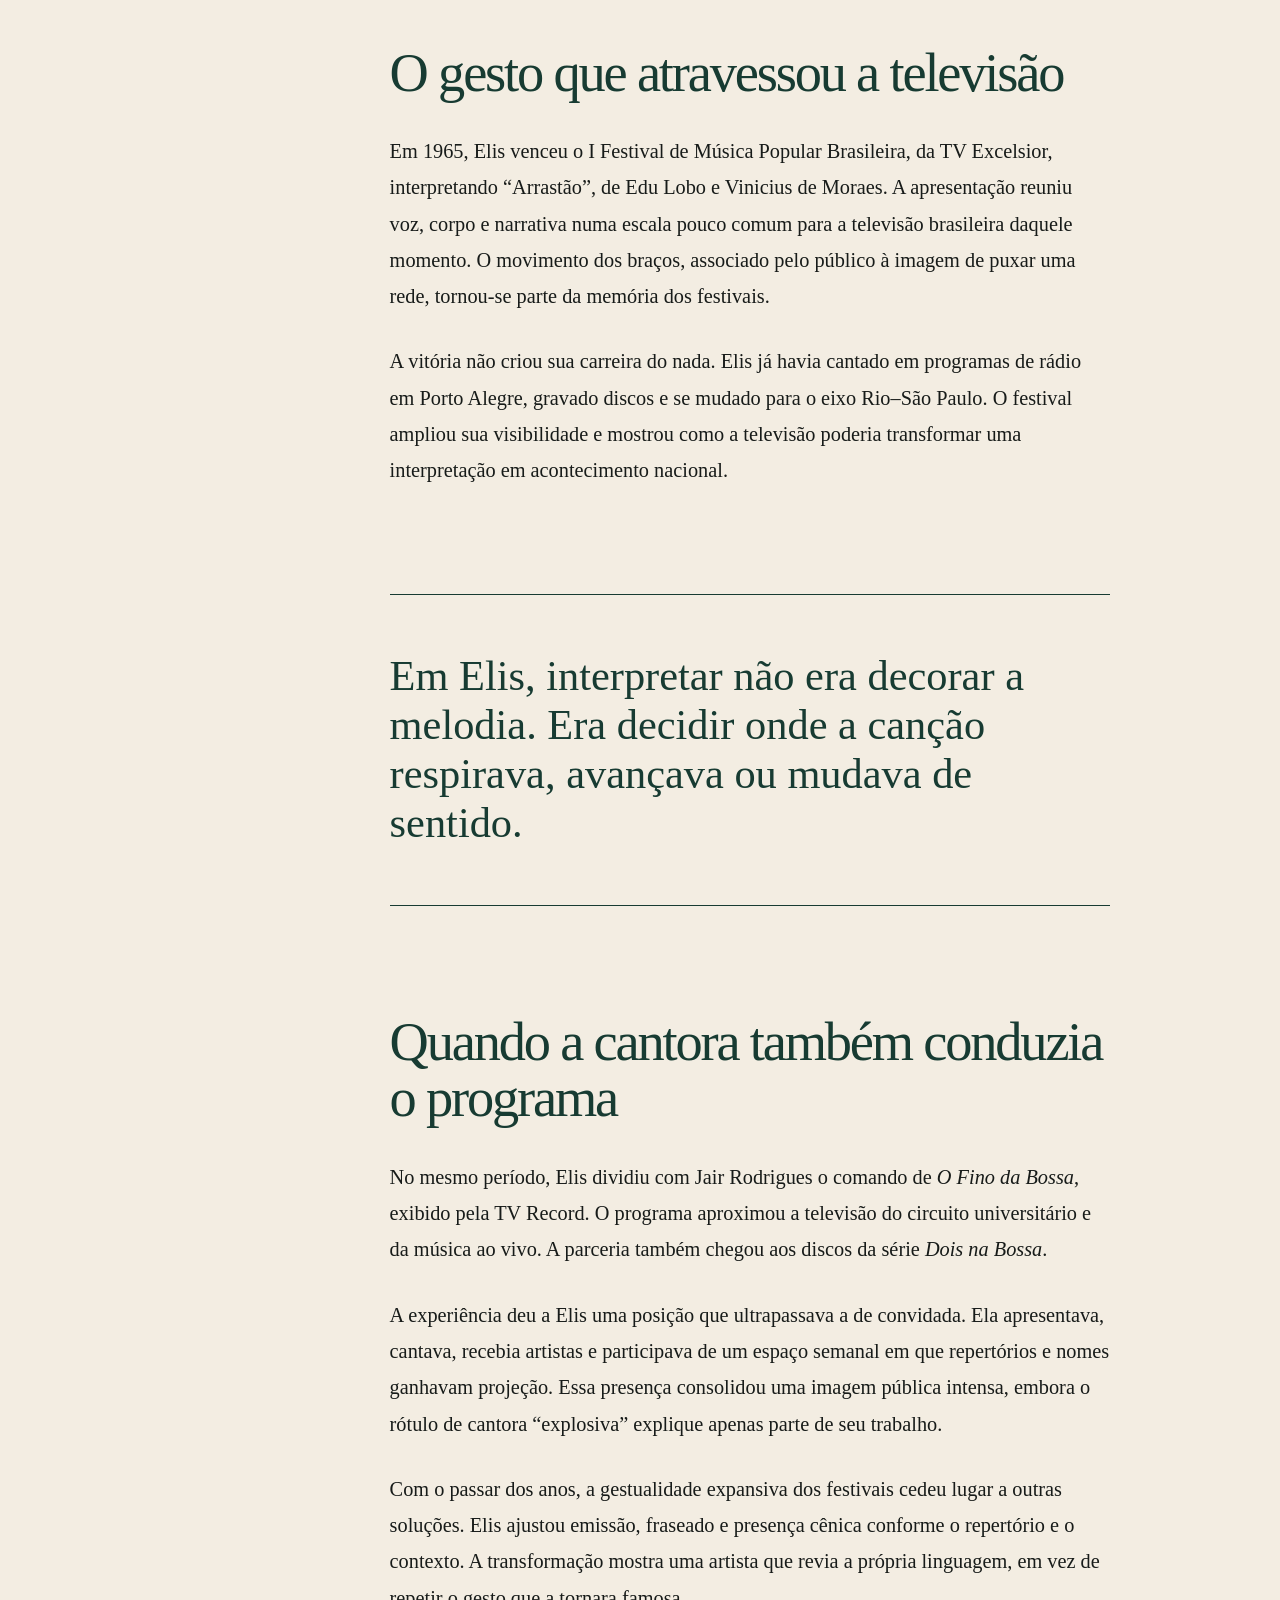
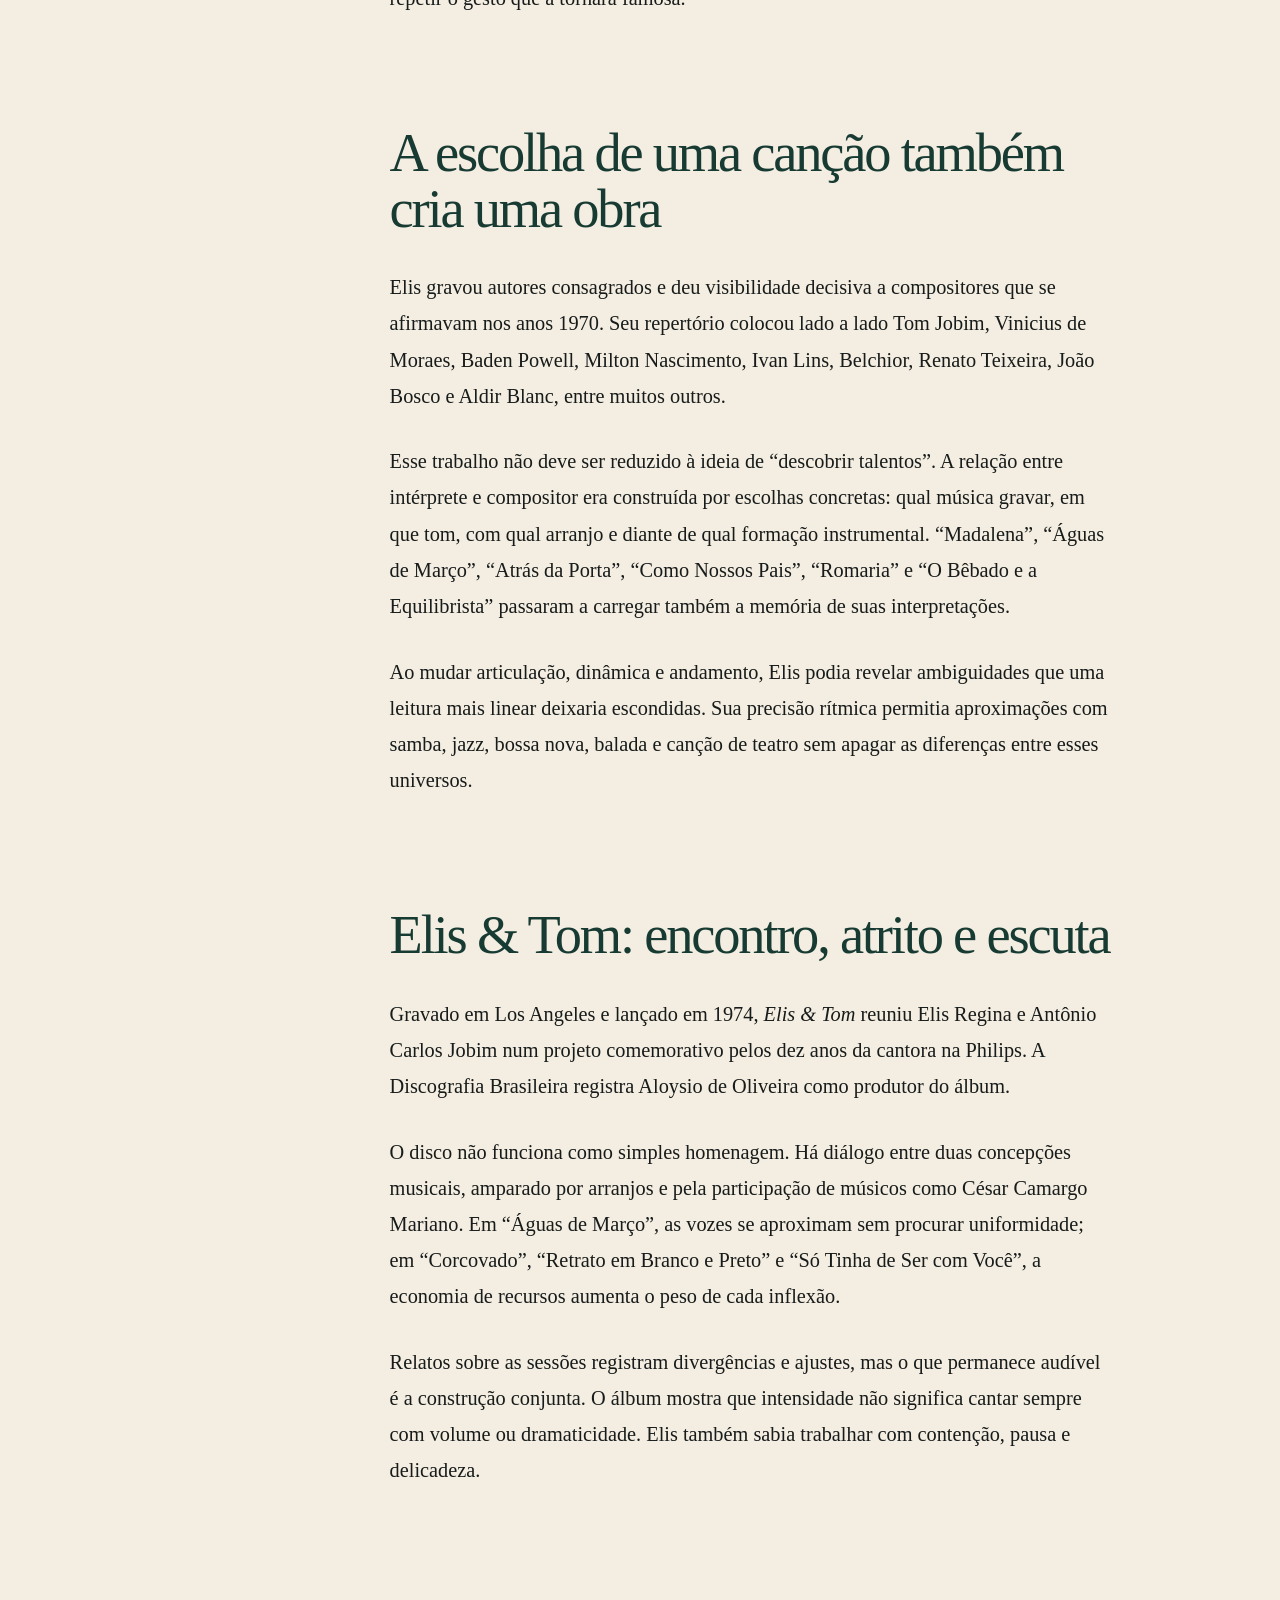
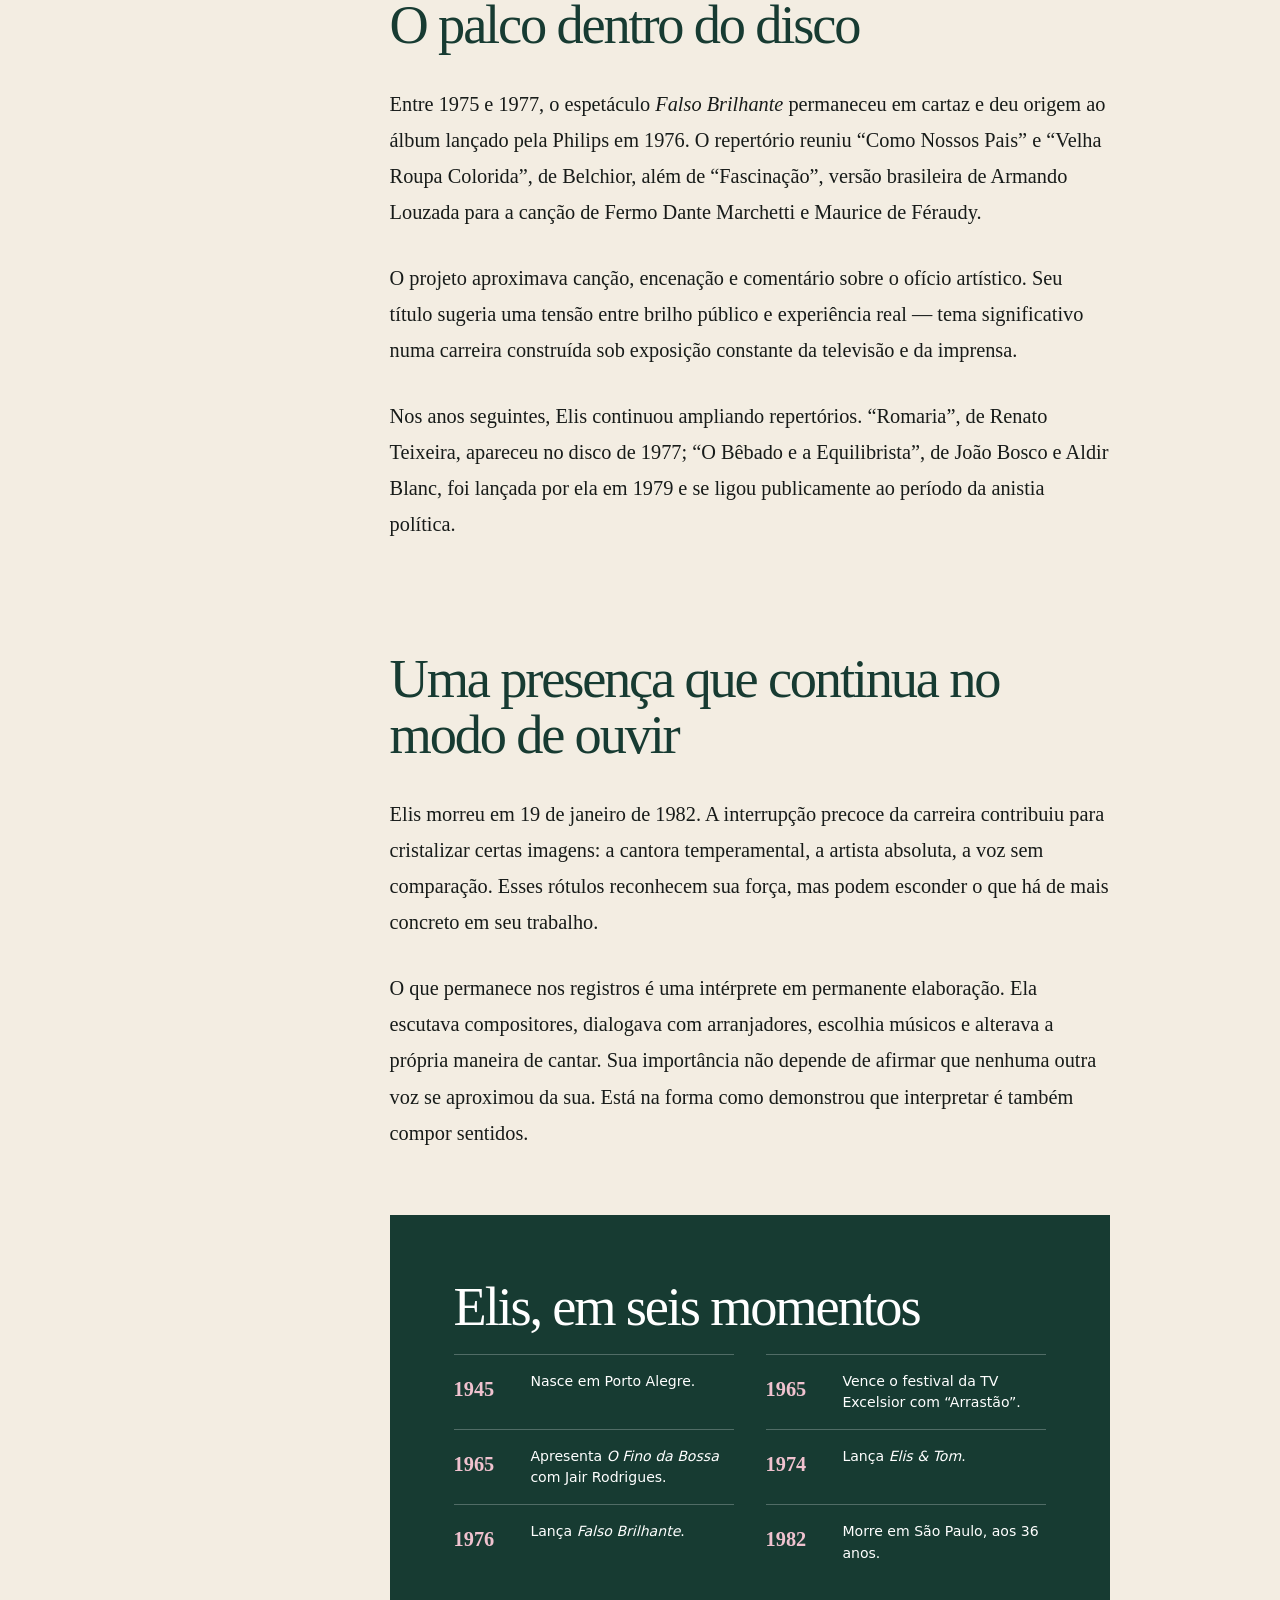
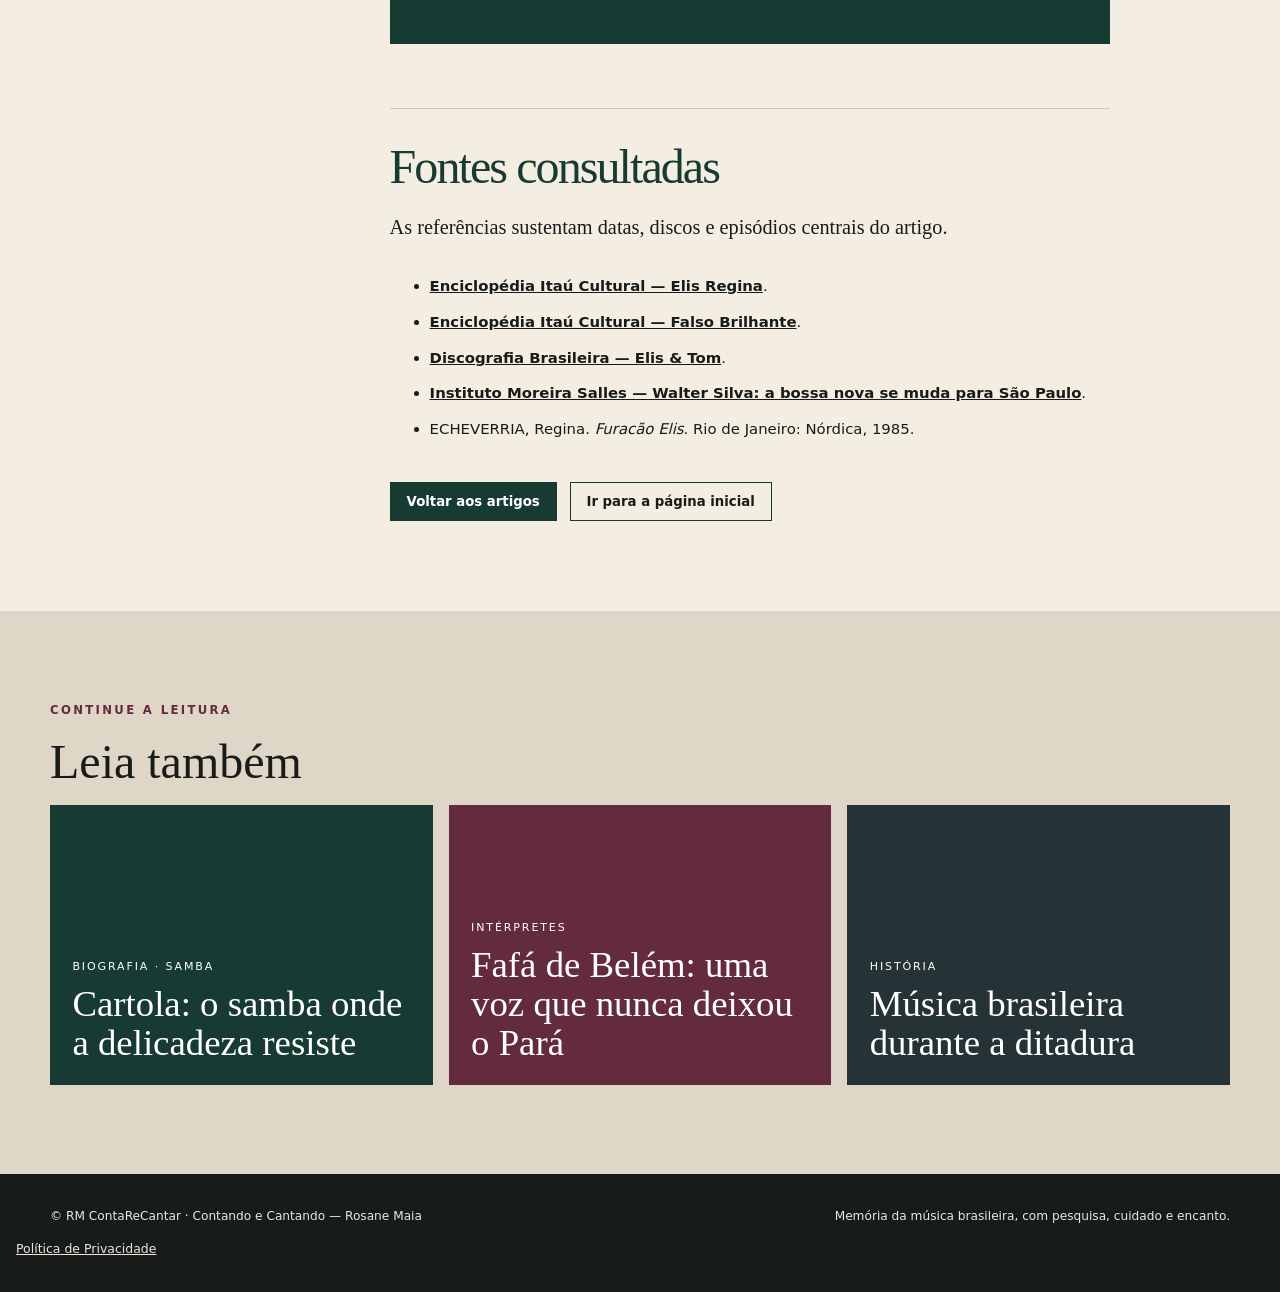
<file: elis.html>
<!doctype html>
<html lang="pt-BR">
<head>
<meta charset="utf-8"><meta name="viewport" content="width=device-width,initial-scale=1">
<title>Elis Regina: a voz que transformava cada canção | RM ContaReCantar</title>
<meta name="description" content="Dos festivais a Elis &amp; Tom e Falso Brilhante, a trajetória de Elis Regina e o trabalho rigoroso que transformou sua maneira de interpretar a música brasileira.">
<meta name="author" content="Rosane Maia"><meta name="robots" content="index,follow,max-image-preview:large">
<link rel="canonical" href="https://rmcontarecantar.art.br/elis.html"><link rel="icon" href="favicon.svg" type="image/svg+xml">
<meta property="og:type" content="article"><meta property="og:locale" content="pt_BR"><meta property="og:site_name" content="RM ContaReCantar">
<meta property="og:title" content="Elis Regina: a voz que transformava cada canção"><meta property="og:description" content="Festivais, televisão, discos e repertórios na trajetória de uma intérprete decisiva da música brasileira.">
<meta property="og:url" content="https://rmcontarecantar.art.br/elis.html"><meta property="og:image" content="https://rmcontarecantar.art.br/assets/images/elis-og.jpg"><meta property="og:image:width" content="1200"><meta property="og:image:height" content="630"><meta property="og:image:alt" content="Ilustração editorial de Elis Regina interpretando diante de um microfone">
<meta name="twitter:card" content="summary_large_image"><meta name="twitter:title" content="Elis Regina: a voz que transformava cada canção"><meta name="twitter:description" content="A interpretação como escolha, escuta e construção musical."><meta name="twitter:image" content="https://rmcontarecantar.art.br/assets/images/elis-og.jpg">
<link rel="preload" as="image" href="assets/images/elis-editorial.webp" type="image/webp">
<script async src="https://www.googletagmanager.com/gtag/js?id=G-LFFVYB42R1"></script><script>window.dataLayer=window.dataLayer||[];function gtag(){dataLayer.push(arguments)}gtag("js",new Date());gtag("config","G-LFFVYB42R1");</script>
<style>
:root{--ink:#171b19;--paper:#f3ede2;--green:#173b32;--rose:#a95770;--gold:#c49a58;--line:#171b192e;--muted:#666b66;--sans:Inter,ui-sans-serif,system-ui,-apple-system,"Segoe UI",sans-serif;--serif:Georgia,"Times New Roman",serif}*{box-sizing:border-box}html{scroll-behavior:smooth}body{margin:0;background:var(--paper);color:var(--ink);font-family:var(--sans);line-height:1.65}img{display:block;max-width:100%}a{color:inherit}a:focus-visible,button:focus-visible{outline:3px solid var(--gold);outline-offset:4px}.skip{position:fixed;left:1rem;top:-5rem;z-index:1000;background:#fffaf1;padding:.7rem 1rem}.skip:focus{top:1rem}.progress{position:fixed;inset:0 auto auto 0;height:3px;width:0;background:var(--rose);z-index:120}
.site-header{position:sticky;top:0;z-index:100;background:#f3ede2fa;border-bottom:1px solid var(--line)}.header-inner{width:min(1180px,calc(100% - 2rem));min-height:72px;margin:auto;display:flex;align-items:center;justify-content:space-between;gap:1rem}.brand{font-weight:800;text-decoration:none;letter-spacing:-.04em;font-size:1.3rem}.brand span{color:var(--rose)}.menu-button{display:none;border:1px solid;background:transparent;border-radius:999px;padding:.55rem .8rem}nav{display:flex;gap:1.35rem}nav a{text-decoration:none;font-size:.86rem;font-weight:700}nav a:hover{color:var(--rose)}
.hero{position:relative;min-height:min(720px,82vh);display:grid;align-items:end;isolation:isolate;background:var(--green)}.hero picture,.hero picture img{position:absolute;inset:0;width:100%;height:100%}.hero img{object-fit:cover}.hero:after{content:"";position:absolute;inset:0;z-index:1;background:linear-gradient(90deg,#0f1f1fe8,#0f1f1fa3 38%,#0f1f1f12 72%),linear-gradient(0deg,#0a1411a8,transparent 55%)}.hero-content{position:relative;z-index:2;width:min(1180px,calc(100% - 2rem));margin:auto;padding:clamp(5rem,10vw,9rem) 0 clamp(3rem,7vw,5.8rem);color:#fff}.kicker{text-transform:uppercase;letter-spacing:.2em;font-size:.73rem;font-weight:800;color:#edcfc1;margin:0 0 1rem}h1{font-family:var(--serif);font-weight:400;font-size:clamp(3.1rem,7vw,6.7rem);letter-spacing:-.065em;line-height:.88;margin:0;max-width:800px}.deck{font-family:var(--serif);font-size:clamp(1.08rem,2vw,1.4rem);line-height:1.45;max-width:680px;margin:1.5rem 0}.byline{display:flex;flex-wrap:wrap;gap:.65rem 1.3rem;font-size:.83rem}.image-credit{position:absolute;z-index:3;right:1rem;bottom:1rem;color:#ffffffcc;font-size:.68rem;writing-mode:vertical-rl}
.article-shell{width:min(1120px,calc(100% - 2rem));margin:auto;display:grid;grid-template-columns:220px minmax(0,720px);gap:clamp(2rem,7vw,7rem);padding:clamp(3.5rem,7vw,7rem) 0}.aside-inner{position:sticky;top:104px;border-top:4px solid var(--green);padding-top:1rem}.aside-label{font-size:.7rem;letter-spacing:.18em;text-transform:uppercase;font-weight:800;color:var(--muted)}.aside-title{font-family:var(--serif);font-size:1.35rem;line-height:1.15}.share{display:flex;flex-direction:column;gap:.5rem}.share a{font-size:.8rem;font-weight:750;text-decoration:none}.mobile-toc{display:none;border-top:4px solid var(--green);border-bottom:1px solid var(--line);margin-bottom:2rem}.mobile-toc summary{cursor:pointer;padding:1rem 0;font-size:.78rem;font-weight:850;letter-spacing:.14em;text-transform:uppercase}.mobile-toc nav{position:static;background:transparent;padding:0 0 1.2rem;flex-direction:column}
.article-body{font-family:var(--serif);font-size:clamp(1.12rem,2vw,1.27rem);line-height:1.78}.article-body p{margin:0 0 1.45em}.lead{font-size:clamp(1.42rem,2.4vw,1.82rem);line-height:1.45}.lead:first-letter{float:left;font-size:5.2rem;line-height:.72;padding:.16em .09em 0 0;color:var(--rose)}.article-body h2{font-size:clamp(2rem,4.5vw,3.4rem);line-height:1.03;letter-spacing:-.04em;font-weight:400;margin:2em 0 .6em;color:var(--green)}.pullquote{margin:2.5em 0;padding:1.35em 0;border-block:1px solid;font-size:clamp(1.65rem,3.5vw,2.65rem);line-height:1.15;color:var(--green)}.note{font-family:var(--sans);font-size:.91rem;background:#e5ddd0;border-left:4px solid var(--rose);padding:1rem 1.2rem;margin:2.2rem 0}
.timeline{margin-top:4rem;background:var(--green);color:#fff;padding:clamp(2rem,5vw,4rem)}.timeline h2{color:#fff;margin:0 0 1.2rem}.timeline ol{list-style:none;padding:0;margin:0;display:grid;grid-template-columns:repeat(2,1fr);gap:0 2rem}.timeline li{display:grid;grid-template-columns:4.2rem 1fr;gap:.6rem;border-top:1px solid #ffffff40;padding:1rem 0}.timeline time{font-weight:850;color:#f0c2cf}.timeline p{margin:0;font:.88rem/1.5 var(--sans)}.sources{margin-top:4rem;padding-top:2rem;border-top:1px solid var(--line)}.sources h2,.related h2{font-family:var(--serif);font-weight:400;font-size:clamp(2rem,4vw,3rem);line-height:1.1;margin:0 0 1rem}.sources li{margin:.75rem 0;font:.93rem/1.6 var(--sans)}.sources a{font-weight:750}.actions{display:flex;gap:.8rem;flex-wrap:wrap;margin-top:2.5rem}.button{padding:.7rem 1rem;border:1px solid var(--green);text-decoration:none;font:800 .83rem var(--sans)}.button.primary{background:var(--green);color:#fff}
.related{background:#dfd6c8;padding:clamp(3.5rem,7vw,7rem) max(1rem,calc((100% - 1180px)/2))}.related-grid{display:grid;grid-template-columns:repeat(3,1fr);gap:1rem}.related-card{min-height:280px;display:flex;flex-direction:column;justify-content:flex-end;padding:1.4rem;color:#fff;text-decoration:none;background:var(--green)}.related-card:nth-child(2){background:#642b3e}.related-card:nth-child(3){background:#263336}.related-card span{font-size:.69rem;text-transform:uppercase;letter-spacing:.17em}.related-card strong{font-family:var(--serif);font-size:clamp(1.55rem,3vw,2.3rem);line-height:1.05;font-weight:400;margin-top:.55rem}footer{background:var(--ink);color:#eee7db;padding:2rem 1rem}.footer-inner{width:min(1180px,100%);margin:auto;display:flex;justify-content:space-between;gap:1rem;flex-wrap:wrap;font-size:.76rem}
@media(max-width:820px){.menu-button{display:block}nav{display:none;position:absolute;top:72px;left:0;right:0;background:var(--paper);padding:1.3rem 1rem;flex-direction:column}nav.open{display:flex}.hero{min-height:760px}.hero:after{background:linear-gradient(0deg,#0a1814f2,#0a18148c 62%,transparent)}.hero img{object-position:70% center}.article-shell{grid-template-columns:1fr}.article-aside{display:none}.mobile-toc,.mobile-toc nav{display:flex;flex-direction:column}.timeline ol,.related-grid{grid-template-columns:1fr}.related-card{min-height:220px}}@media(max-width:480px){.header-inner{min-height:64px}nav{top:64px}.hero{min-height:690px}.hero-content,.article-shell{width:calc(100% - 1.3rem)}.article-body{font-size:1.08rem}.timeline{margin-inline:-.65rem}}@media print{.progress,.site-header,.article-aside,.actions,.related,footer{display:none}.hero{min-height:auto;background:none}.hero picture,.hero:after,.image-credit{display:none}.hero-content{color:#000;padding:2rem 0}.article-shell{display:block}}
</style>
<script type="application/ld+json">{"@context":"https://schema.org","@type":"Article","headline":"Elis Regina: a voz que transformava cada canção","description":"Dos festivais a Elis & Tom e Falso Brilhante, a trajetória de Elis Regina e seu trabalho como intérprete.","author":{"@type":"Person","name":"Rosane Maia"},"publisher":{"@type":"Organization","name":"RM ContaReCantar"},"mainEntityOfPage":"https://rmcontarecantar.art.br/elis.html","image":"https://rmcontarecantar.art.br/assets/images/elis-og.jpg","inLanguage":"pt-BR"}</script>
  <!-- Google AdSense -->
  <script async src="https://pagead2.googlesyndication.com/pagead/js/adsbygoogle.js?client=ca-pub-9264164526699747" crossorigin="anonymous"></script>
</head>
<body>
<a class="skip" href="#conteudo">Pular para o artigo</a><div class="progress" id="progress"></div>
<header class="site-header"><div class="header-inner"><a class="brand" href="index.html#inicio">CONTAR<span>&amp;</span>CANTAR</a><button class="menu-button" id="menuButton" aria-expanded="false">Menu</button><nav id="mainNav"><a href="index.html#inicio">Início</a><a href="index.html#instagram">Instagram</a><a href="index.html#youtube">YouTube</a><a href="index.html#artigos">Artigos</a><a href="index.html#pesquisa">Pesquisa</a><a href="index.html#newsletter">Newsletter</a></nav></div></header>
<main id="conteudo">
<header class="hero"><picture><source srcset="assets/images/elis-editorial.webp" type="image/webp"><img src="assets/images/elis-editorial.jpg" width="1536" height="1024" alt="Ilustração editorial de Elis Regina cantando diante de um microfone, em verde e âmbar"></picture><div class="hero-content"><p class="kicker">Histórias da música brasileira · Intérpretes</p><h1>Elis Regina: a voz que transformava cada canção</h1><p class="deck">Dos festivais à televisão, de <em>Elis &amp; Tom</em> a <em>Falso Brilhante</em>, a trajetória de uma cantora que fez da interpretação um trabalho de escolha, escuta e construção musical.</p><div class="byline"><span>Por <strong>Rosane Maia</strong></span><span>Leitura de 9 minutos</span><span>Revisado em agosto de 2026</span></div></div><small class="image-credit">Ilustração editorial original · RM ContaReCantar</small></header>
<div class="article-shell">
<aside class="article-aside"><div class="aside-inner"><span class="aside-label">Neste artigo</span><p class="aside-title">A interpretação como construção</p><div class="share"><a href="#poucas-palavras">Em poucas palavras</a><a href="#arrastao">O impacto de “Arrastão”</a><a href="#televisao">A televisão</a><a href="#repertorio">Escolher repertório</a><a href="#elis-tom">Elis &amp; Tom</a><a href="#falso-brilhante">Falso Brilhante</a><a href="#fontes">Fontes consultadas</a></div></div></aside>
<article class="article-body">
<details class="mobile-toc"><summary>Neste artigo</summary><nav><a href="#poucas-palavras">Em poucas palavras</a><a href="#arrastao">O impacto de “Arrastão”</a><a href="#televisao">A televisão</a><a href="#repertorio">Escolher repertório</a><a href="#elis-tom">Elis &amp; Tom</a><a href="#falso-brilhante">Falso Brilhante</a><a href="#fontes">Fontes consultadas</a></nav></details>
<p class="lead">Quando Elis Regina cantava, uma música conhecida podia parecer outra. Ela mudava a intensidade de uma palavra, atrasava uma entrada, fazia a frase respirar e criava uma tensão que não estava evidente na leitura da letra. O efeito parecia espontâneo. Por trás dele havia repertório, ensaio, escuta dos músicos e uma ideia precisa do que cada canção poderia dizer.</p>
<p>Essa é uma chave para compreender sua trajetória. Elis não foi somente uma grande voz revelada pelos festivais dos anos 1960. Tornou-se uma intérprete capaz de participar da arquitetura musical de discos e espetáculos, aproximando compositores, arranjadores e públicos que nem sempre ocupavam o mesmo espaço.</p>
<div class="note" id="poucas-palavras"><strong>Em poucas palavras:</strong> nascida em Porto Alegre em 17 de março de 1945, Elis Regina começou ainda menina no rádio gaúcho. Ganhou projeção nacional em 1965, construiu uma carreira decisiva na televisão, nos palcos e nos discos e morreu em São Paulo, em 19 de janeiro de 1982, aos 36 anos.</div>
<h2 id="arrastao">O gesto que atravessou a televisão</h2>
<p>Em 1965, Elis venceu o I Festival de Música Popular Brasileira, da TV Excelsior, interpretando “Arrastão”, de Edu Lobo e Vinicius de Moraes. A apresentação reuniu voz, corpo e narrativa numa escala pouco comum para a televisão brasileira daquele momento. O movimento dos braços, associado pelo público à imagem de puxar uma rede, tornou-se parte da memória dos festivais.</p>
<p>A vitória não criou sua carreira do nada. Elis já havia cantado em programas de rádio em Porto Alegre, gravado discos e se mudado para o eixo Rio–São Paulo. O festival ampliou sua visibilidade e mostrou como a televisão poderia transformar uma interpretação em acontecimento nacional.</p>
<blockquote class="pullquote">Em Elis, interpretar não era decorar a melodia. Era decidir onde a canção respirava, avançava ou mudava de sentido.</blockquote>
<h2 id="televisao">Quando a cantora também conduzia o programa</h2>
<p>No mesmo período, Elis dividiu com Jair Rodrigues o comando de <em>O Fino da Bossa</em>, exibido pela TV Record. O programa aproximou a televisão do circuito universitário e da música ao vivo. A parceria também chegou aos discos da série <em>Dois na Bossa</em>.</p>
<p>A experiência deu a Elis uma posição que ultrapassava a de convidada. Ela apresentava, cantava, recebia artistas e participava de um espaço semanal em que repertórios e nomes ganhavam projeção. Essa presença consolidou uma imagem pública intensa, embora o rótulo de cantora “explosiva” explique apenas parte de seu trabalho.</p>
<p>Com o passar dos anos, a gestualidade expansiva dos festivais cedeu lugar a outras soluções. Elis ajustou emissão, fraseado e presença cênica conforme o repertório e o contexto. A transformação mostra uma artista que revia a própria linguagem, em vez de repetir o gesto que a tornara famosa.</p>
<h2 id="repertorio">A escolha de uma canção também cria uma obra</h2>
<p>Elis gravou autores consagrados e deu visibilidade decisiva a compositores que se afirmavam nos anos 1970. Seu repertório colocou lado a lado Tom Jobim, Vinicius de Moraes, Baden Powell, Milton Nascimento, Ivan Lins, Belchior, Renato Teixeira, João Bosco e Aldir Blanc, entre muitos outros.</p>
<p>Esse trabalho não deve ser reduzido à ideia de “descobrir talentos”. A relação entre intérprete e compositor era construída por escolhas concretas: qual música gravar, em que tom, com qual arranjo e diante de qual formação instrumental. “Madalena”, “Águas de Março”, “Atrás da Porta”, “Como Nossos Pais”, “Romaria” e “O Bêbado e a Equilibrista” passaram a carregar também a memória de suas interpretações.</p>
<p>Ao mudar articulação, dinâmica e andamento, Elis podia revelar ambiguidades que uma leitura mais linear deixaria escondidas. Sua precisão rítmica permitia aproximações com samba, jazz, bossa nova, balada e canção de teatro sem apagar as diferenças entre esses universos.</p>
<h2 id="elis-tom">Elis &amp; Tom: encontro, atrito e escuta</h2>
<p>Gravado em Los Angeles e lançado em 1974, <em>Elis &amp; Tom</em> reuniu Elis Regina e Antônio Carlos Jobim num projeto comemorativo pelos dez anos da cantora na Philips. A Discografia Brasileira registra Aloysio de Oliveira como produtor do álbum.</p>
<p>O disco não funciona como simples homenagem. Há diálogo entre duas concepções musicais, amparado por arranjos e pela participação de músicos como César Camargo Mariano. Em “Águas de Março”, as vozes se aproximam sem procurar uniformidade; em “Corcovado”, “Retrato em Branco e Preto” e “Só Tinha de Ser com Você”, a economia de recursos aumenta o peso de cada inflexão.</p>
<p>Relatos sobre as sessões registram divergências e ajustes, mas o que permanece audível é a construção conjunta. O álbum mostra que intensidade não significa cantar sempre com volume ou dramaticidade. Elis também sabia trabalhar com contenção, pausa e delicadeza.</p>
<h2 id="falso-brilhante">O palco dentro do disco</h2>
<p>Entre 1975 e 1977, o espetáculo <em>Falso Brilhante</em> permaneceu em cartaz e deu origem ao álbum lançado pela Philips em 1976. O repertório reuniu “Como Nossos Pais” e “Velha Roupa Colorida”, de Belchior, além de “Fascinação”, versão brasileira de Armando Louzada para a canção de Fermo Dante Marchetti e Maurice de Féraudy.</p>
<p>O projeto aproximava canção, encenação e comentário sobre o ofício artístico. Seu título sugeria uma tensão entre brilho público e experiência real — tema significativo numa carreira construída sob exposição constante da televisão e da imprensa.</p>
<p>Nos anos seguintes, Elis continuou ampliando repertórios. “Romaria”, de Renato Teixeira, apareceu no disco de 1977; “O Bêbado e a Equilibrista”, de João Bosco e Aldir Blanc, foi lançada por ela em 1979 e se ligou publicamente ao período da anistia política.</p>
<h2>Uma presença que continua no modo de ouvir</h2>
<p>Elis morreu em 19 de janeiro de 1982. A interrupção precoce da carreira contribuiu para cristalizar certas imagens: a cantora temperamental, a artista absoluta, a voz sem comparação. Esses rótulos reconhecem sua força, mas podem esconder o que há de mais concreto em seu trabalho.</p>
<p>O que permanece nos registros é uma intérprete em permanente elaboração. Ela escutava compositores, dialogava com arranjadores, escolhia músicos e alterava a própria maneira de cantar. Sua importância não depende de afirmar que nenhuma outra voz se aproximou da sua. Está na forma como demonstrou que interpretar é também compor sentidos.</p>
<section class="timeline"><h2>Elis, em seis momentos</h2><ol><li><time>1945</time><p>Nasce em Porto Alegre.</p></li><li><time>1965</time><p>Vence o festival da TV Excelsior com “Arrastão”.</p></li><li><time>1965</time><p>Apresenta <em>O Fino da Bossa</em> com Jair Rodrigues.</p></li><li><time>1974</time><p>Lança <em>Elis &amp; Tom</em>.</p></li><li><time>1976</time><p>Lança <em>Falso Brilhante</em>.</p></li><li><time>1982</time><p>Morre em São Paulo, aos 36 anos.</p></li></ol></section>
<section class="sources" id="fontes"><h2>Fontes consultadas</h2><p>As referências sustentam datas, discos e episódios centrais do artigo.</p><ul><li><a href="https://enciclopedia.itaucultural.org.br/pessoas/41388-elis-regina" target="_blank" rel="noopener noreferrer">Enciclopédia Itaú Cultural — Elis Regina</a>.</li><li><a href="https://enciclopedia.itaucultural.org.br/obras/122362-falso-brilhante" target="_blank" rel="noopener noreferrer">Enciclopédia Itaú Cultural — Falso Brilhante</a>.</li><li><a href="https://discografia.discosdobrasil.com.br/discos/elis-e-tom" target="_blank" rel="noopener noreferrer">Discografia Brasileira — Elis &amp; Tom</a>.</li><li><a href="https://ims.com.br/por-dentro-acervo/walter-silva-a-bossa-nova-se-muda-para-sao-paulo/" target="_blank" rel="noopener noreferrer">Instituto Moreira Salles — Walter Silva: a bossa nova se muda para São Paulo</a>.</li><li>ECHEVERRIA, Regina. <em>Furacão Elis</em>. Rio de Janeiro: Nórdica, 1985.</li></ul></section>
<div class="actions"><a class="button primary" href="index.html#artigos">Voltar aos artigos</a><a class="button" href="index.html#inicio">Ir para a página inicial</a></div>
</article></div>
<section class="related"><p class="kicker" style="color:#642b3e">Continue a leitura</p><h2>Leia também</h2><div class="related-grid"><a class="related-card" href="cartola.html"><span>Biografia · Samba</span><strong>Cartola: o samba onde a delicadeza resiste</strong></a><a class="related-card" href="fafa-de-belem.html"><span>Intérpretes</span><strong>Fafá de Belém: uma voz que nunca deixou o Pará</strong></a><a class="related-card" href="ditadura-musica.html"><span>História</span><strong>Música brasileira durante a ditadura</strong></a></div></section>
</main>
<footer><div class="footer-inner"><span>© RM ContaReCantar · Contando e Cantando — Rosane Maia</span><span>Memória da música brasileira, com pesquisa, cuidado e encanto.</span></div><p style="margin:.8rem 0 0;font-size:.78rem"><a href="politica-de-privacidade.html">Política de Privacidade</a></p></footer>
<script>const b=document.getElementById("menuButton"),n=document.getElementById("mainNav");b.onclick=()=>{const o=n.classList.toggle("open");b.setAttribute("aria-expanded",o)};const p=document.getElementById("progress");function u(){const a=document.documentElement.scrollHeight-innerHeight;p.style.width=(a>0?scrollY/a*100:0)+"%"}addEventListener("scroll",u,{passive:true});u()</script>
</body></html>
</file>
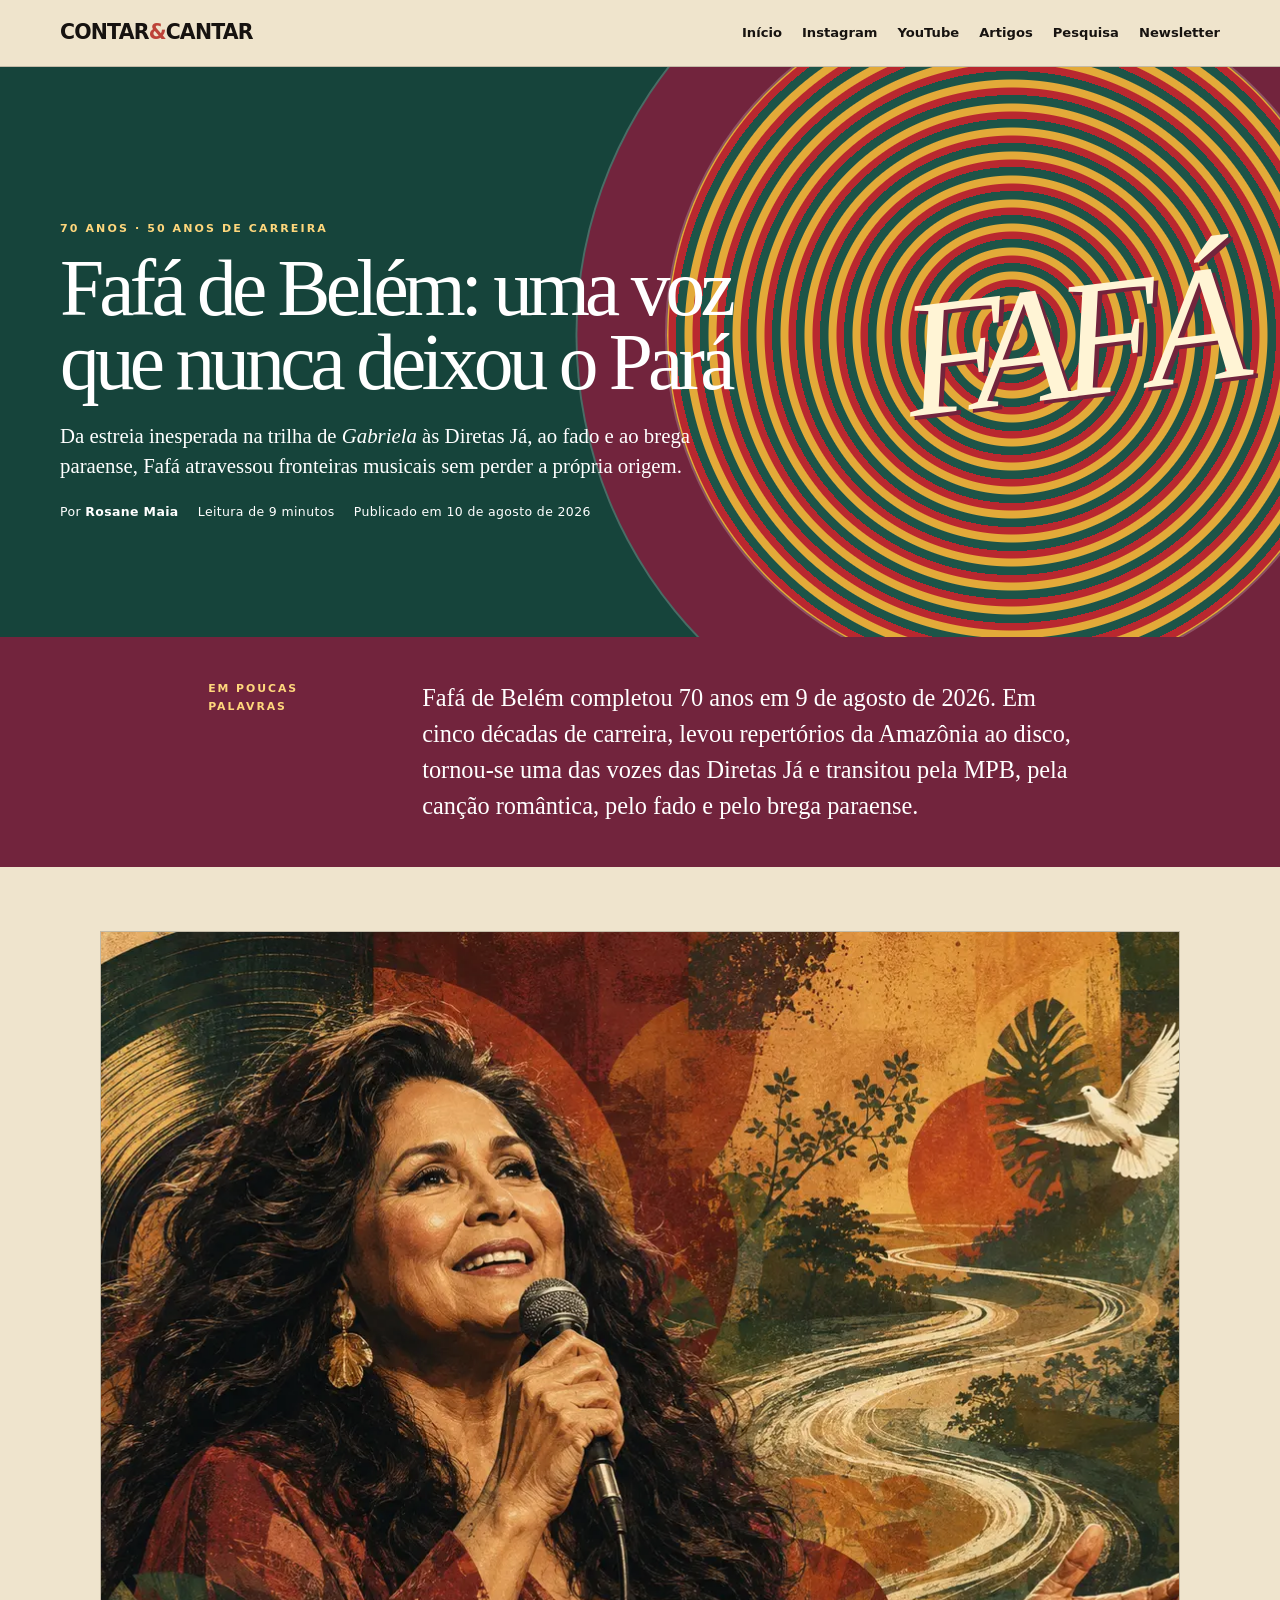
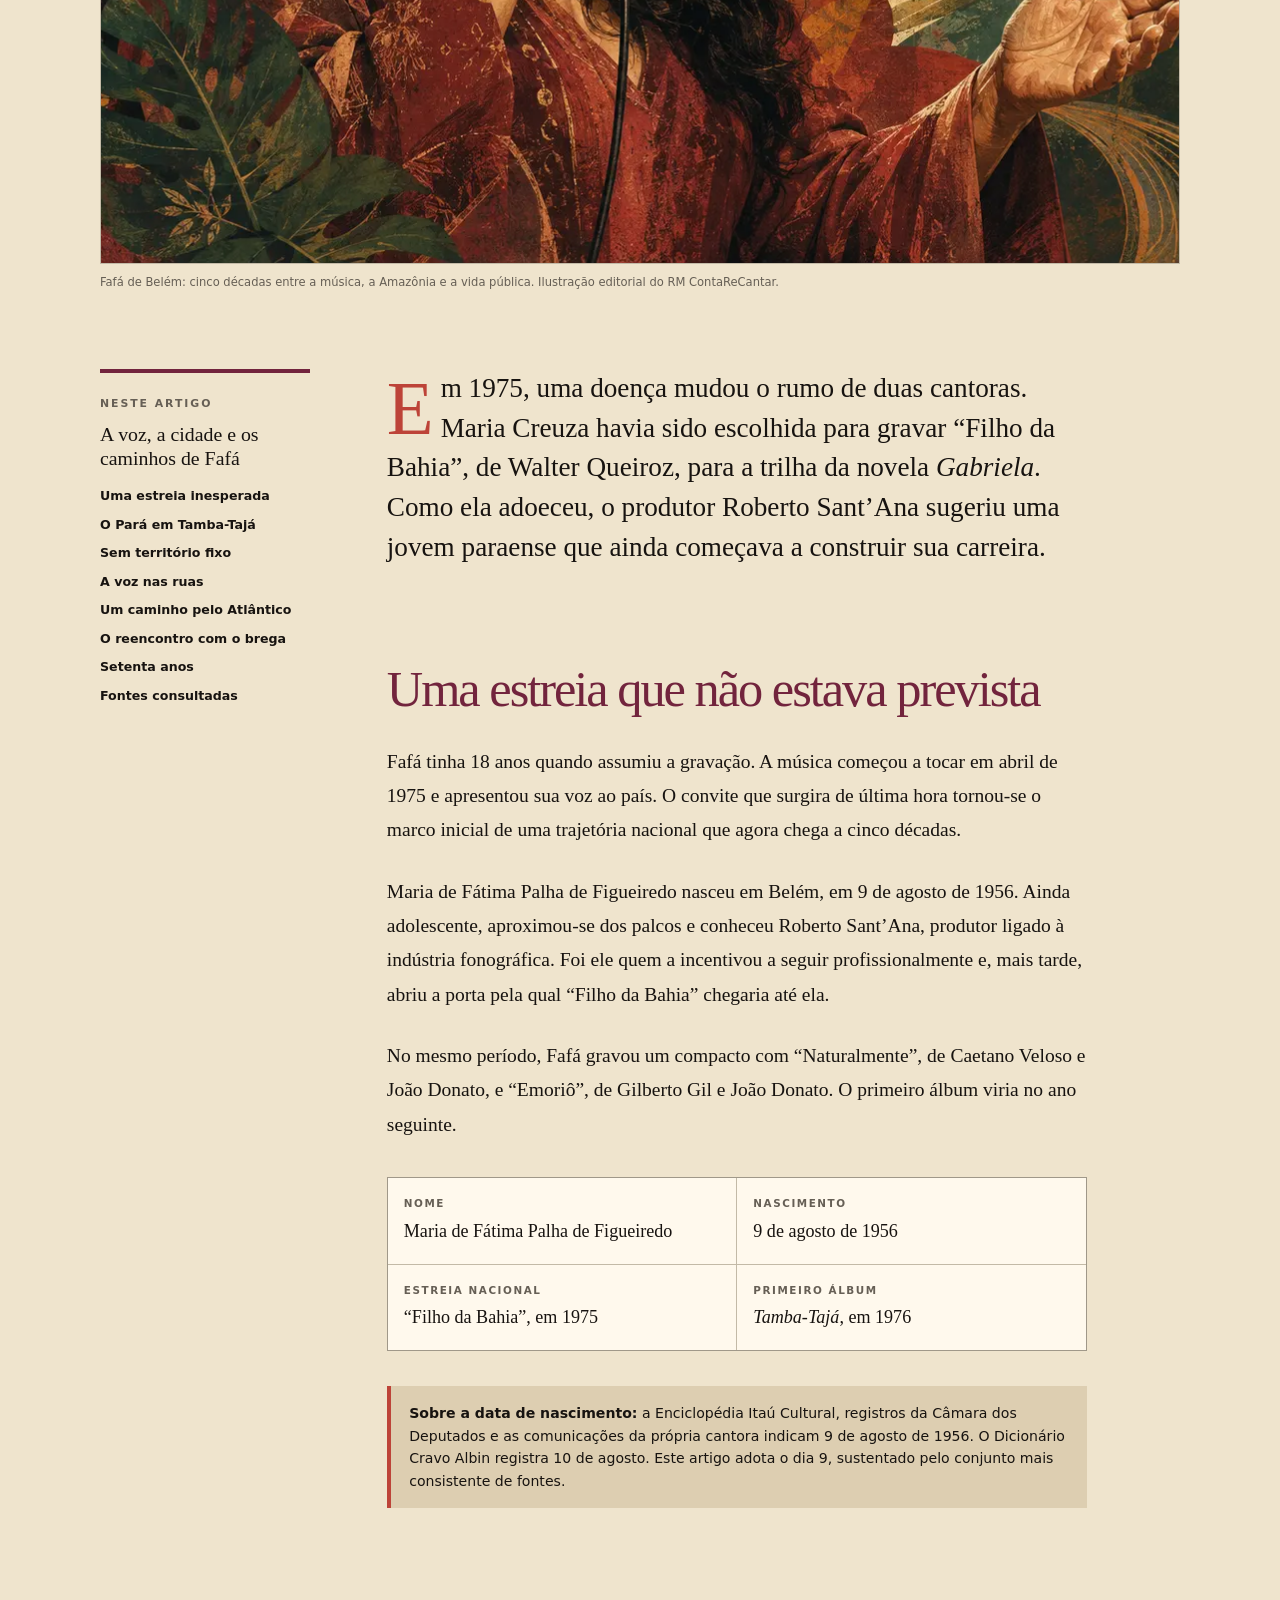
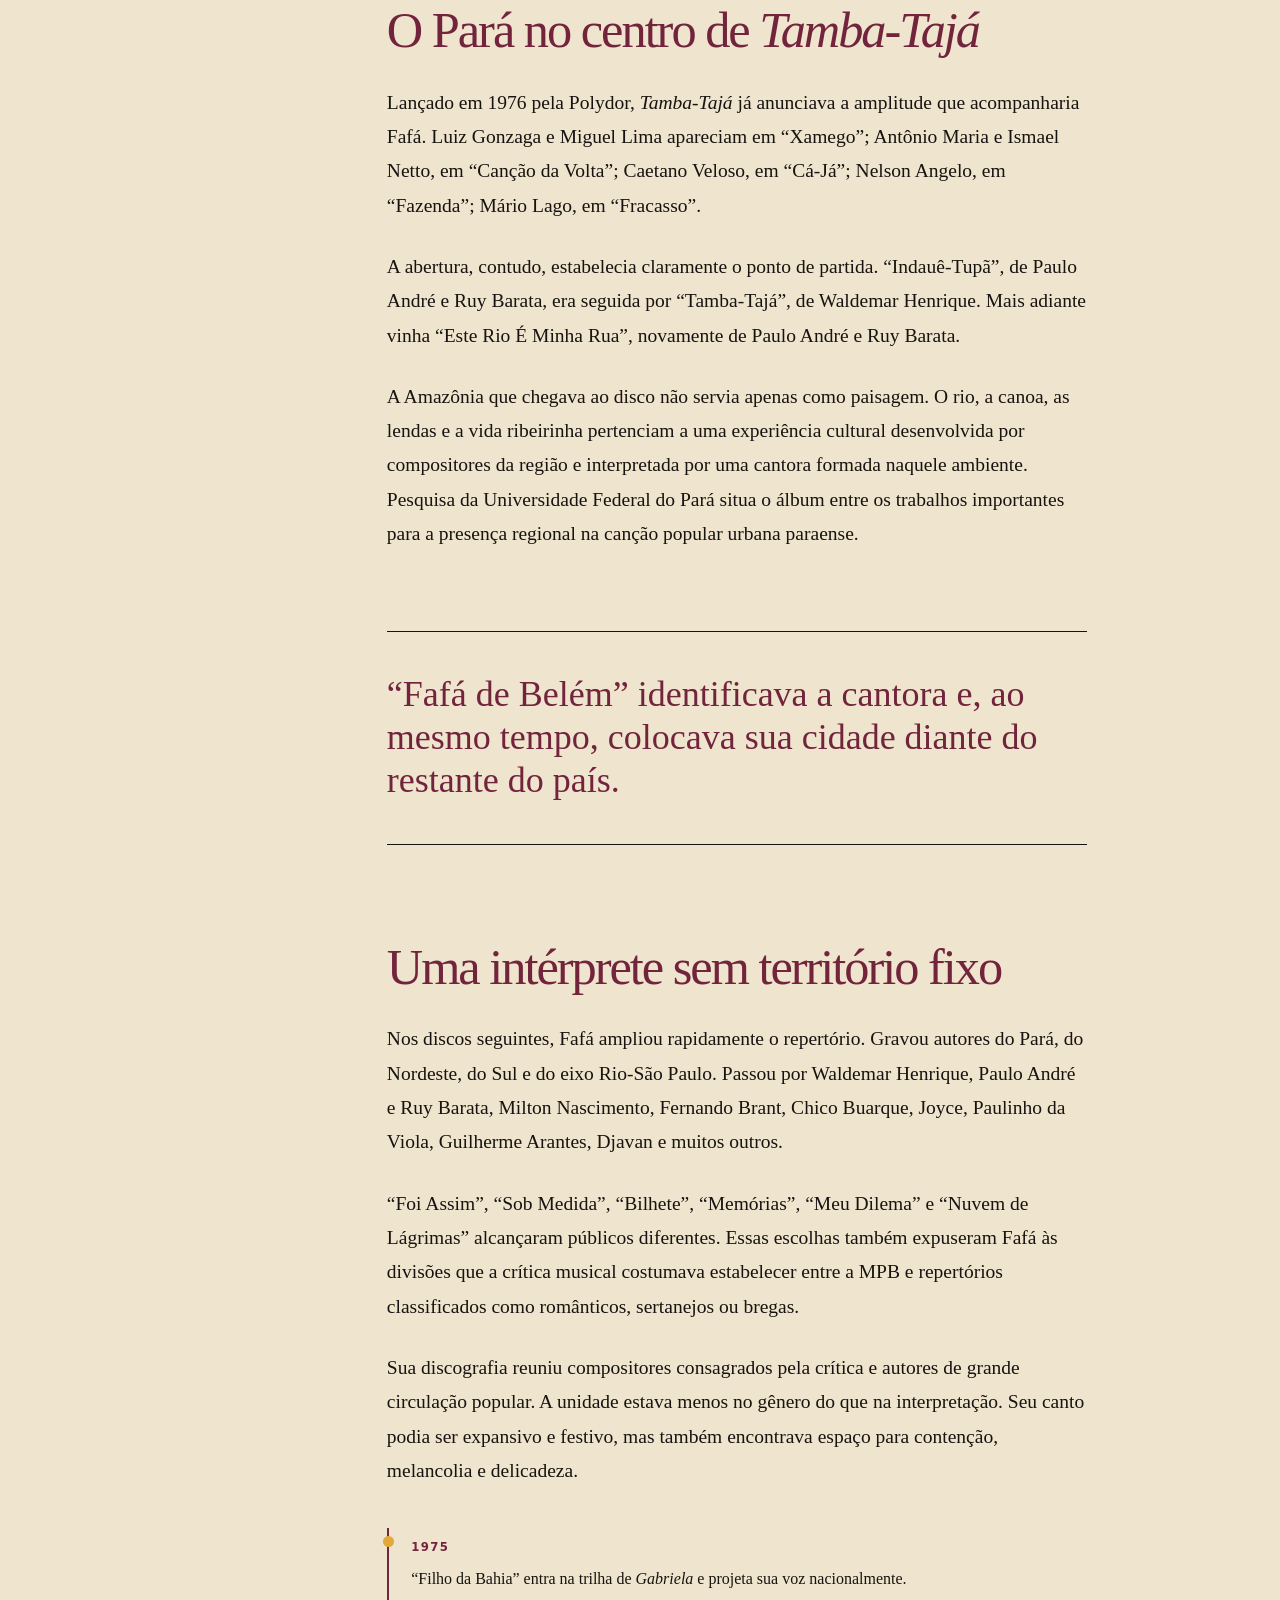
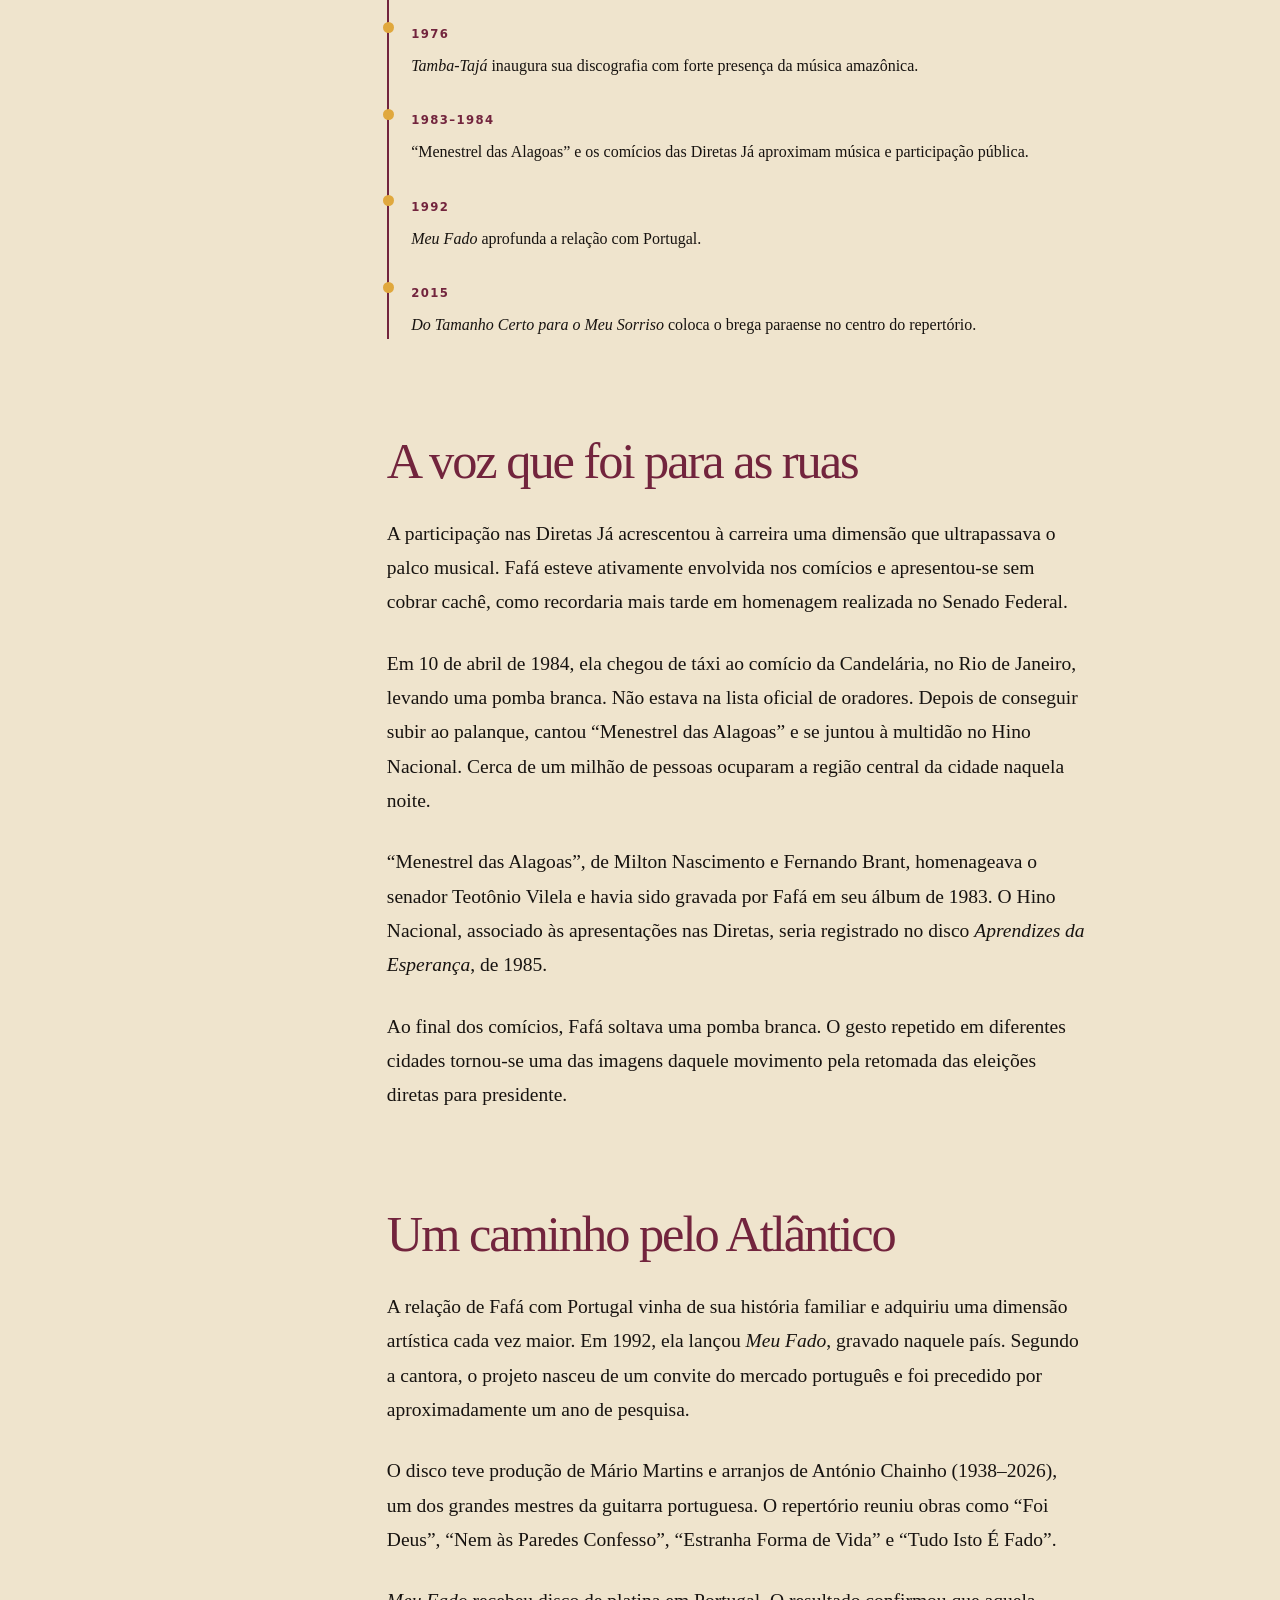
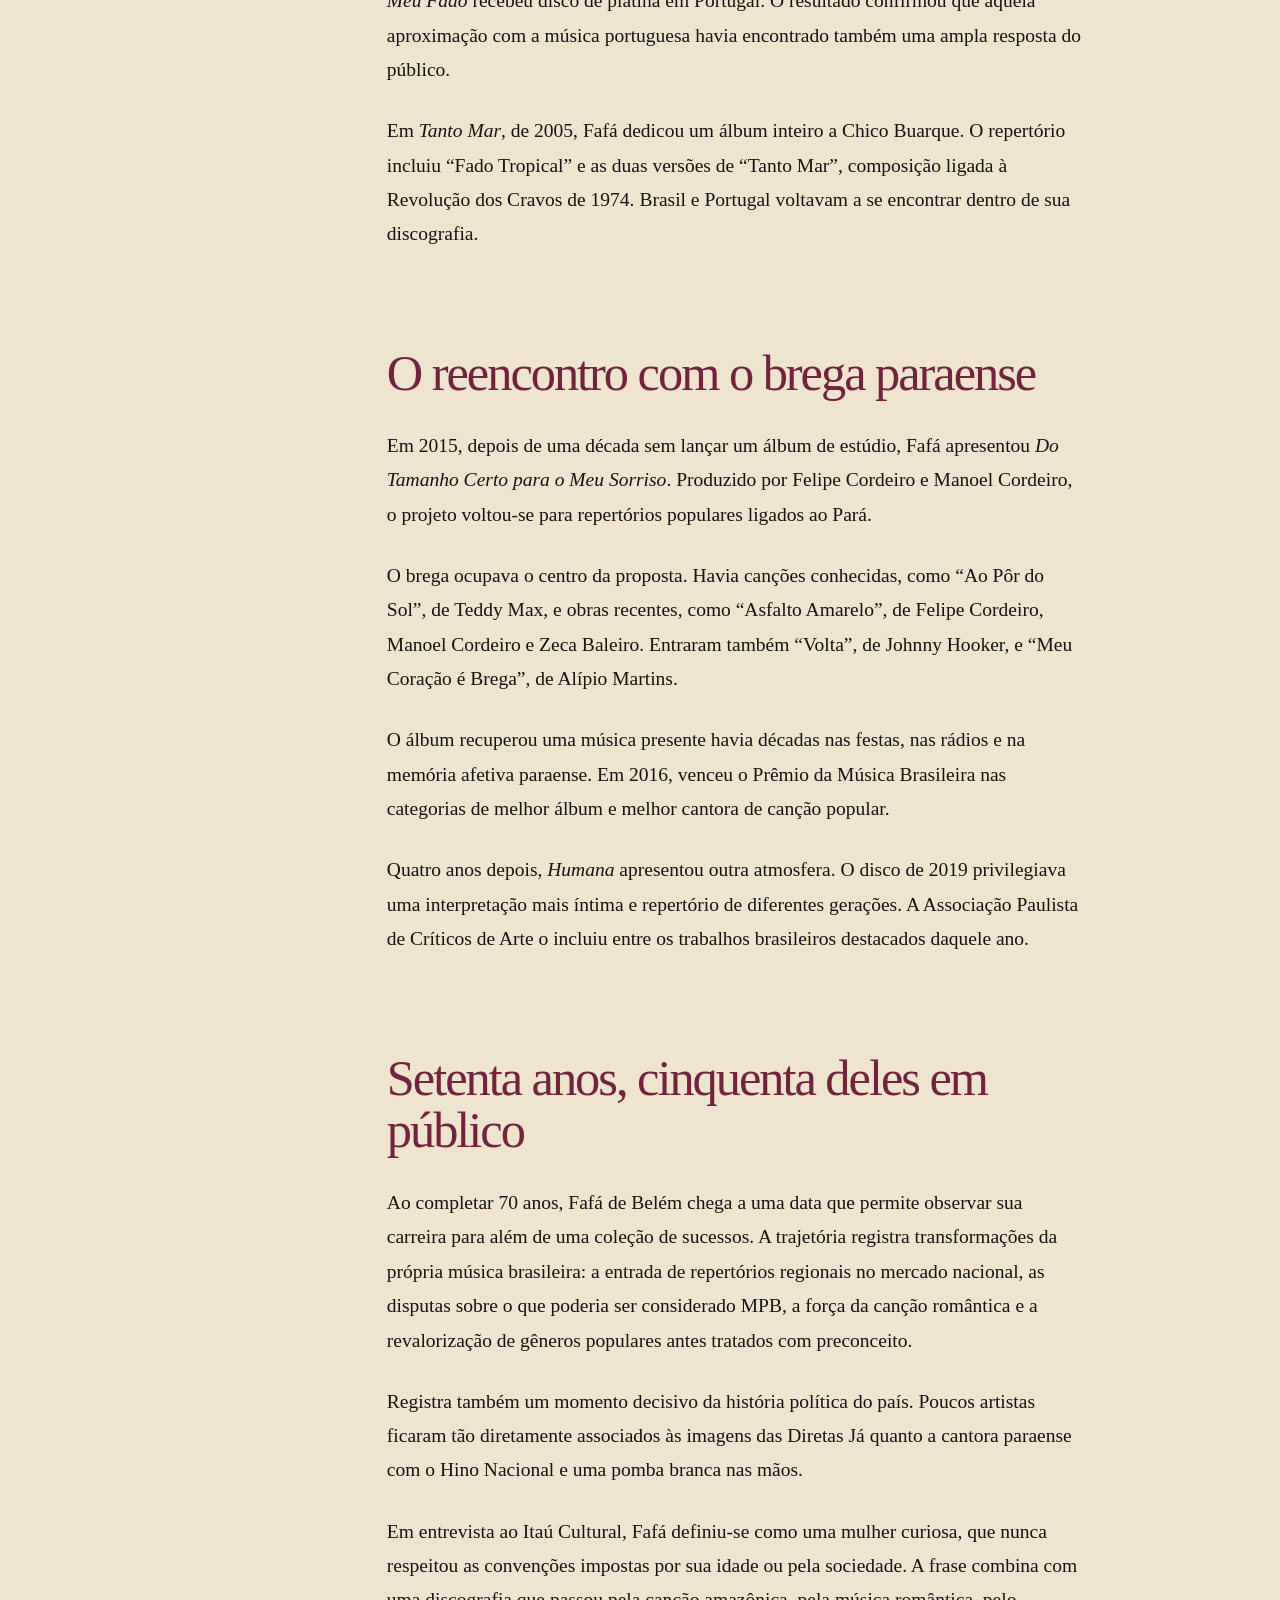
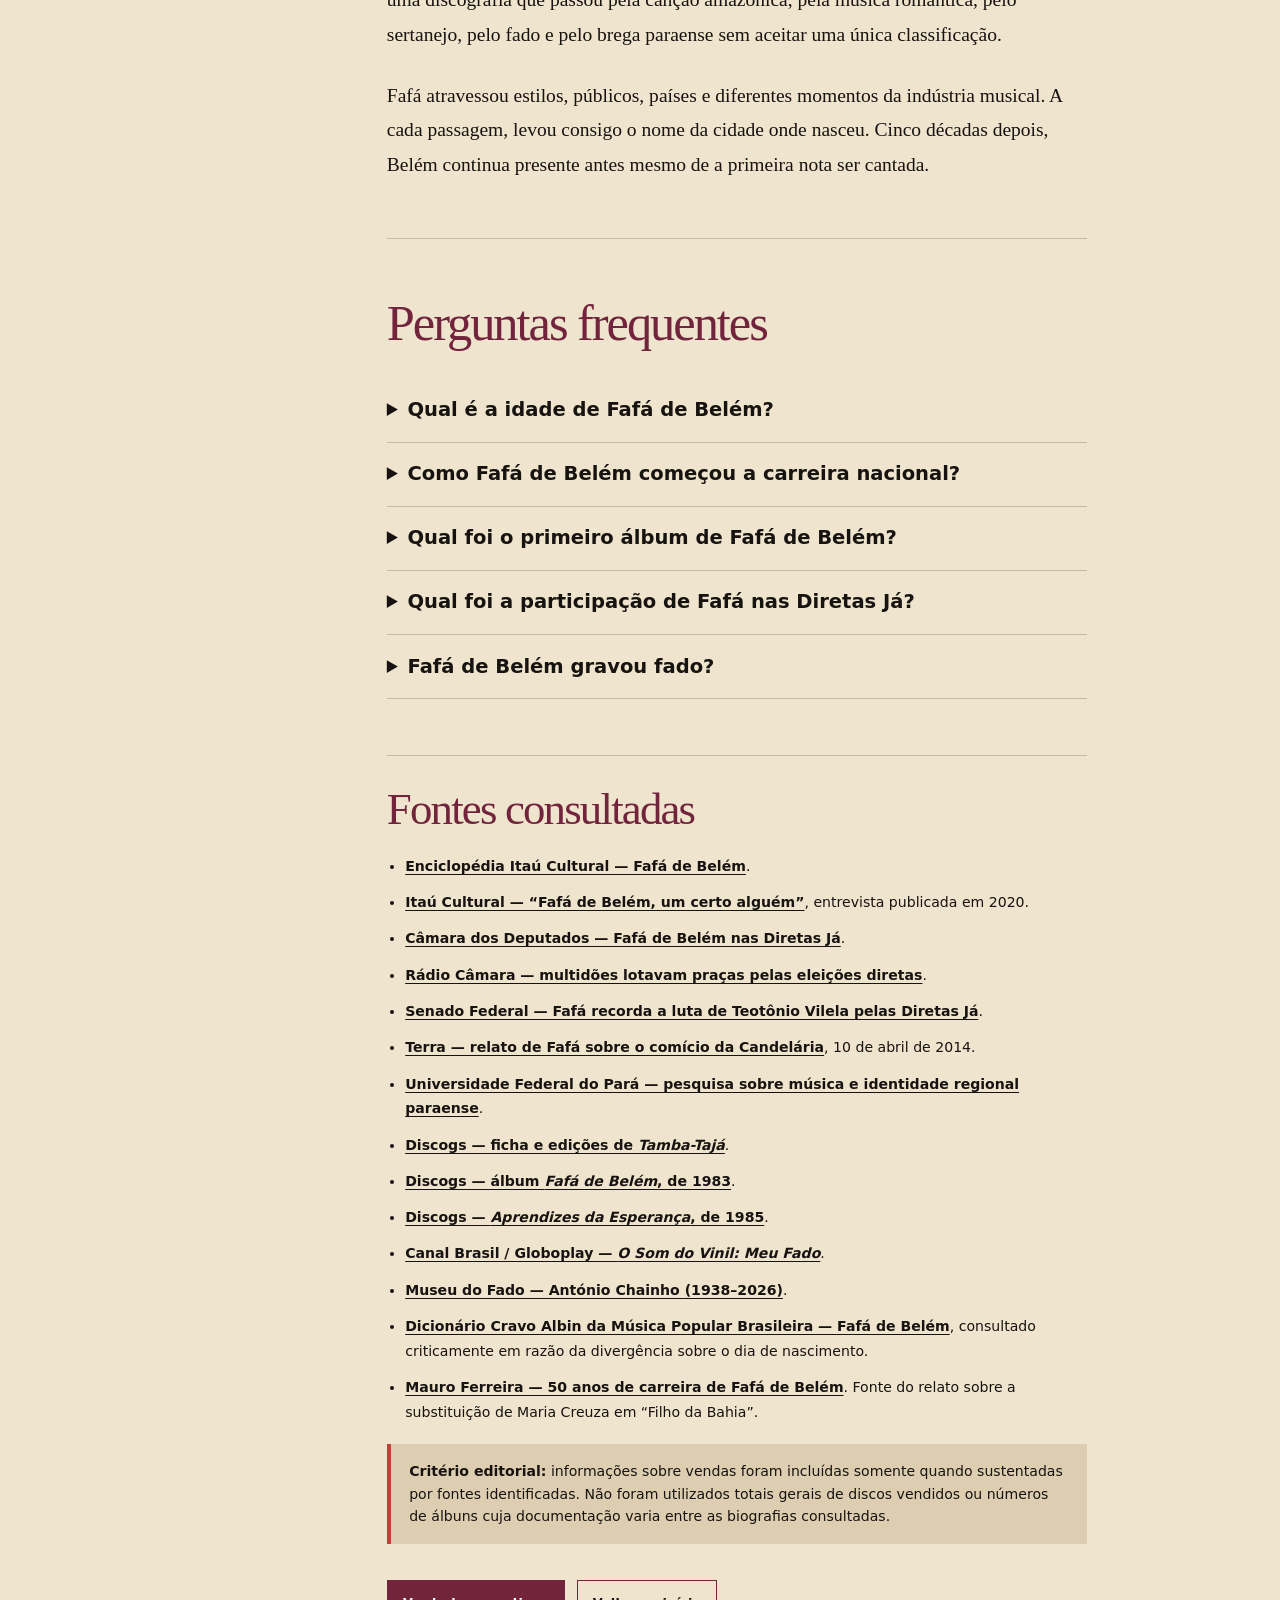
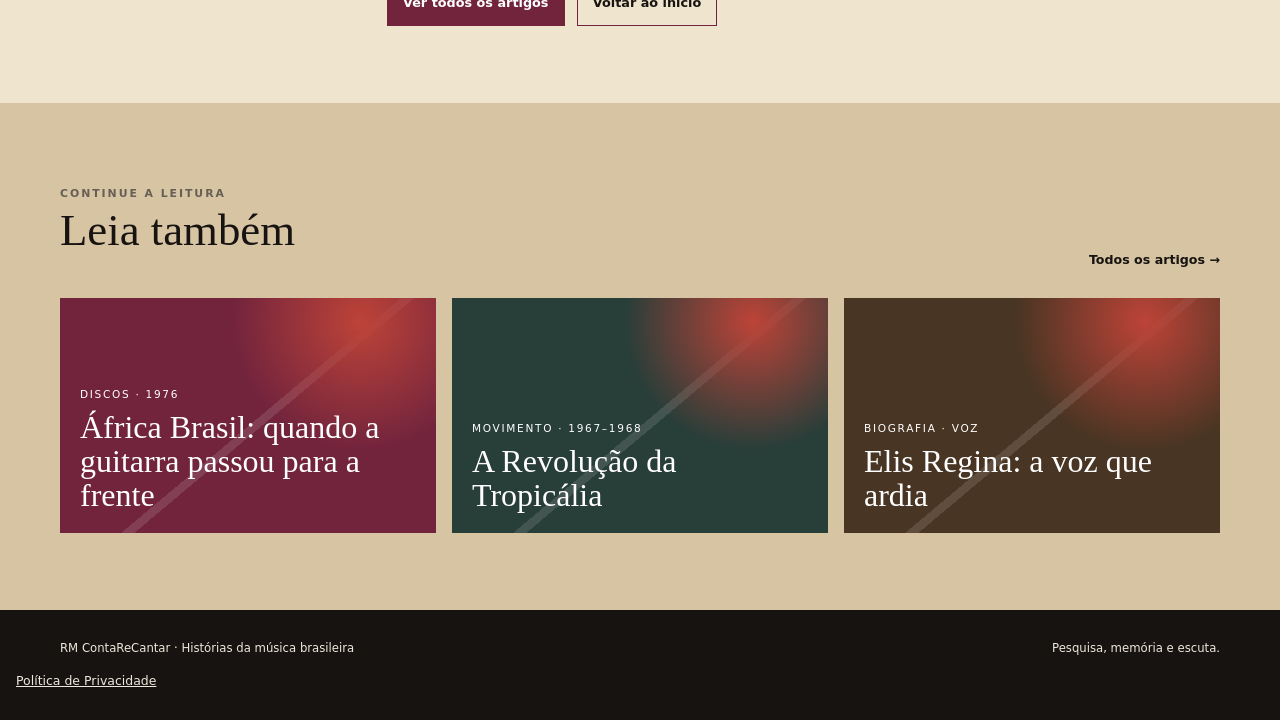
<file: fafa-de-belem.html>
<!doctype html>
<html lang="pt-BR">
<head>
  <meta charset="utf-8">
  <meta name="viewport" content="width=device-width,initial-scale=1">
  <title>Fafá de Belém aos 70: história, músicas e cinco décadas de carreira</title>
  <meta name="description" content="Fafá de Belém aos 70: da estreia inesperada em Gabriela às Diretas Já, ao fado e ao reencontro com o brega paraense.">
  <meta name="author" content="Rosane Maia">
  <meta name="robots" content="index,follow,max-image-preview:large">
  <link rel="canonical" href="https://rmcontarecantar.art.br/fafa-de-belem.html">
  <link rel="icon" href="favicon.svg" type="image/svg+xml">

  <meta property="og:type" content="article">
  <meta property="og:locale" content="pt_BR">
  <meta property="og:site_name" content="RM ContaReCantar">
  <meta property="og:title" content="Fafá de Belém aos 70: uma voz que nunca deixou o Pará">
  <meta property="og:description" content="Em cinco décadas, Fafá levou a Amazônia ao disco, cantou nas Diretas Já, aproximou-se do fado e atravessou fronteiras musicais.">
  <meta property="og:url" content="https://rmcontarecantar.art.br/fafa-de-belem.html">
  <meta property="og:image" content="https://rmcontarecantar.art.br/assets/images/fafa-og.jpg">
  <meta property="og:image:width" content="1200">
  <meta property="og:image:height" content="630">
  <meta property="og:image:alt" content="Ilustração editorial de Fafá de Belém entre um disco, o rio amazônico, folhagens e uma pomba branca">
  <meta property="article:author" content="Rosane Maia">
  <meta property="article:published_time" content="2026-08-10T10:00:00-03:00">
  <meta property="article:modified_time" content="2026-08-11T20:00:00-03:00">

  <meta name="twitter:card" content="summary_large_image">
  <meta name="twitter:title" content="Fafá de Belém aos 70: uma voz que nunca deixou o Pará">
  <meta name="twitter:description" content="A trajetória de Fafá, de Tamba-Tajá às Diretas Já, ao fado e ao brega paraense.">
  <meta name="twitter:image" content="https://rmcontarecantar.art.br/assets/images/fafa-og.jpg">

  <!-- Google Analytics 4 -->
  <script async src="https://www.googletagmanager.com/gtag/js?id=G-LFFVYB42R1"></script>
  <script>
    window.dataLayer=window.dataLayer||[];
    function gtag(){dataLayer.push(arguments)}
    gtag("js",new Date());
    gtag("config","G-LFFVYB42R1");
  </script>

  <style>
    :root{--ink:#171310;--paper:#efe4cd;--cream:#fff9ed;--wine:#72243d;--red:#bd4338;--gold:#e0a83d;--green:#16443b;--leaf:#2c6152;--line:rgba(23,19,16,.2);--muted:#665f55;--sans:Inter,ui-sans-serif,system-ui,-apple-system,BlinkMacSystemFont,"Segoe UI",sans-serif;--serif:Georgia,"Times New Roman",serif}
    *{box-sizing:border-box}html{scroll-behavior:smooth}body{margin:0;background:var(--paper);color:var(--ink);font-family:var(--sans);line-height:1.65}a{color:inherit}a:focus-visible,button:focus-visible,summary:focus-visible{outline:3px solid var(--gold);outline-offset:4px}.skip{position:fixed;left:1rem;top:-5rem;z-index:1000;background:var(--cream);padding:.7rem 1rem}.skip:focus{top:1rem}.progress{position:fixed;inset:0 auto auto 0;height:3px;width:0;background:var(--gold);z-index:120}.site-header{position:sticky;top:0;z-index:100;background:rgba(239,228,205,.98);border-bottom:1px solid var(--line)}.header-inner{width:min(1160px,calc(100% - 2rem));min-height:66px;margin:auto;display:flex;align-items:center;justify-content:space-between;gap:1.2rem}.brand{font-weight:850;text-decoration:none;letter-spacing:-.04em;font-size:clamp(1.02rem,2vw,1.28rem)}.brand span{color:var(--red)}.menu-button{display:none;border:1px solid var(--ink);background:transparent;border-radius:999px;padding:.5rem .78rem;font:inherit}nav{display:flex;align-items:center;gap:1.25rem}nav a{text-decoration:none;font-size:.82rem;font-weight:750}nav a:hover{color:var(--wine)}
    .hero{position:relative;min-height:min(570px,70vh);display:grid;align-items:end;overflow:hidden;isolation:isolate;background:var(--green);color:#fff}.hero::before{content:"";position:absolute;width:min(58vw,690px);aspect-ratio:1;border-radius:50%;right:-6vw;top:47%;transform:translateY(-50%);background:repeating-radial-gradient(circle,#b9282f 0 7px,#e3aa39 8px 15px,#1d5448 16px 24px);box-shadow:0 0 0 2px rgba(255,255,255,.2),0 0 0 7vw var(--wine),0 0 0 7.15vw rgba(255,255,255,.22);z-index:-2}.hero::after{content:"FAFÁ";position:absolute;right:3.5vw;top:48%;transform:translateY(-50%) rotate(-7deg);font-family:var(--serif);font-style:italic;font-size:clamp(5rem,13vw,11rem);letter-spacing:-.08em;color:#fff4d5;text-shadow:4px 4px 0 var(--wine);z-index:-1}.hero-content{width:min(1160px,calc(100% - 2rem));margin:auto;padding:clamp(4rem,8vw,7rem) 0 clamp(2.5rem,5vw,4.3rem);display:grid;grid-template-columns:minmax(0,760px) 1fr}.kicker{text-transform:uppercase;letter-spacing:.19em;font-size:.69rem;font-weight:850;color:#ffd77c;margin:0 0 .9rem}h1{font-family:var(--serif);font-weight:400;font-size:clamp(2.8rem,6.2vw,5.7rem);letter-spacing:-.06em;line-height:.93;margin:0;max-width:830px;text-wrap:balance}.deck{font-family:var(--serif);font-size:clamp(1.03rem,1.8vw,1.3rem);line-height:1.45;max-width:680px;margin:1.3rem 0}.byline{display:flex;flex-wrap:wrap;gap:.55rem 1.2rem;font-size:.78rem;letter-spacing:.03em}.byline strong{color:#fff}
    .answer{background:var(--wine);color:#fff}.answer-inner{width:min(950px,calc(100% - 2rem));margin:auto;padding:clamp(1.6rem,4vw,2.7rem);display:grid;grid-template-columns:150px 1fr;gap:clamp(1.5rem,5vw,4rem);align-items:start}.answer-label{font-size:.68rem;letter-spacing:.18em;text-transform:uppercase;font-weight:850;color:#ffd77c}.answer p{font-family:var(--serif);font-size:clamp(1.16rem,2.2vw,1.52rem);line-height:1.48;margin:0}
    .feature{width:min(1080px,calc(100% - 2rem));margin:clamp(2.5rem,5vw,4.5rem) auto 0}.feature picture,.feature img{display:block;width:100%}.feature img{aspect-ratio:3/2;object-fit:cover;border:1px solid var(--line)}.feature figcaption{margin-top:.55rem;font-size:.72rem;color:var(--muted)}.article-shell{width:min(1080px,calc(100% - 2rem));margin:auto;display:grid;grid-template-columns:210px minmax(0,700px);gap:clamp(2rem,6vw,6rem);padding:clamp(3.2rem,6vw,6rem) 0}.aside-inner{position:sticky;top:94px;border-top:4px solid var(--wine);padding-top:1rem}.aside-label{font-size:.68rem;letter-spacing:.18em;text-transform:uppercase;font-weight:850;color:var(--muted)}.aside-title{font-family:var(--serif);font-size:1.24rem;line-height:1.18;margin:.5rem 0 1rem}.toc-links{display:flex;flex-direction:column;gap:.48rem}.toc-links a,.back-link{font-size:.79rem;font-weight:750;text-decoration:none}.toc-links a:hover,.back-link:hover{color:var(--wine)}.mobile-toc{display:none;margin:0 0 2rem;border-top:4px solid var(--wine);border-bottom:1px solid var(--line);font-family:var(--sans)}.mobile-toc summary{cursor:pointer;list-style:none;display:flex;align-items:center;justify-content:space-between;padding:1rem 0;font-size:.77rem;font-weight:850;letter-spacing:.14em;text-transform:uppercase}.mobile-toc summary::-webkit-details-marker{display:none}.mobile-toc summary::after{content:"+";font-size:1.3rem;color:var(--wine)}.mobile-toc[open] summary::after{content:"–"}.mobile-toc nav{display:flex;position:static;background:transparent;border:0;padding:0 0 1.2rem;flex-direction:column;align-items:flex-start;gap:.65rem}.mobile-toc nav a{font-size:.88rem}.article-body{font-family:var(--serif);font-size:clamp(1.08rem,1.8vw,1.22rem);line-height:1.76}.article-body p{margin:0 0 1.38em}.article-body .lead{font-size:clamp(1.33rem,2.3vw,1.7rem);line-height:1.46}.article-body .lead::first-letter{float:left;font-size:4.8rem;line-height:.74;padding:.16em .09em 0 0;color:var(--red)}.article-body h2{font-size:clamp(1.9rem,4vw,3.15rem);line-height:1.04;letter-spacing:-.04em;font-weight:400;margin:1.9em 0 .58em;color:var(--wine)}.article-body h3{font-size:clamp(1.25rem,2.5vw,1.6rem);line-height:1.2;margin:1.7em 0 .55em}.pullquote{margin:2.2em 0;padding:1.15em 0;border-top:1px solid var(--ink);border-bottom:1px solid var(--ink);font-size:clamp(1.5rem,3.1vw,2.25rem);line-height:1.2;color:var(--wine)}.note{font-family:var(--sans);font-size:.88rem;line-height:1.6;background:#ddceb1;border-left:4px solid var(--red);padding:1rem 1.15rem;margin:2rem 0}.fact-grid{display:grid;grid-template-columns:repeat(2,minmax(0,1fr));gap:1px;background:var(--line);border:1px solid var(--line);margin:2.2rem 0}.fact{background:var(--cream);padding:1rem}.fact span{display:block;font-family:var(--sans);font-size:.65rem;text-transform:uppercase;letter-spacing:.15em;color:var(--muted);font-weight:850}.fact strong{display:block;font-family:var(--serif);font-size:1.13rem;font-weight:400;margin-top:.2rem}.timeline{margin:2.5rem 0;border-left:2px solid var(--wine);padding-left:1.4rem}.timeline div{position:relative;margin:0 0 1.35rem}.timeline div::before{content:"";position:absolute;width:11px;height:11px;border-radius:50%;background:var(--gold);left:calc(-1.4rem - 6px);top:.45rem}.timeline strong{font-family:var(--sans);font-size:.73rem;letter-spacing:.12em;color:var(--wine)}.timeline p{margin:.15rem 0;font-size:1rem}.faq{margin-top:3.5rem;border-top:1px solid var(--line)}.faq h2{margin-top:1.15em}.faq details{border-bottom:1px solid var(--line);padding:.9rem 0;font-family:var(--sans)}.faq summary{cursor:pointer;font-weight:800}.faq details p{font-family:var(--serif);font-size:1rem;margin:.7rem 0 .3rem}.sources{margin-top:3.5rem;padding-top:1.8rem;border-top:1px solid var(--line)}.sources h2,.related h2{font-family:var(--serif);font-weight:400;font-size:clamp(1.9rem,4vw,2.8rem);line-height:1.1;margin:0 0 1rem}.sources ul{padding-left:1.15rem}.sources li{margin:.72rem 0;font-family:var(--sans);font-size:.88rem}.sources a{font-weight:750;text-decoration-thickness:1px;text-underline-offset:3px}.article-actions{display:flex;flex-wrap:wrap;gap:.75rem;margin-top:2.3rem}.button{display:inline-flex;align-items:center;justify-content:center;min-height:44px;padding:.65rem .95rem;border:1px solid var(--wine);text-decoration:none;font-family:var(--sans);font-size:.8rem;font-weight:850}.button.primary{background:var(--wine);color:#fff}.button:hover{background:var(--red);border-color:var(--red);color:#fff}
    .related{background:#d7c4a3;padding:clamp(3rem,6vw,5.8rem) max(1rem,calc((100% - 1160px)/2))}.related-head{display:flex;justify-content:space-between;align-items:end;gap:1rem;margin-bottom:1.7rem}.related-grid{display:grid;grid-template-columns:repeat(3,minmax(0,1fr));gap:1rem}.related-card{min-height:235px;display:flex;flex-direction:column;justify-content:flex-end;padding:1.25rem;color:#fff;text-decoration:none;position:relative;overflow:hidden;background:var(--wine);transition:transform .2s}.related-card::before{content:"";position:absolute;inset:0;background:radial-gradient(circle at 80% 10%,var(--red),transparent 35%),linear-gradient(140deg,transparent 0 52%,rgba(255,255,255,.12) 52% 54%,transparent 54%)}.related-card:nth-child(2){background:#283e39}.related-card:nth-child(3){background:#493523}.related-card>*{position:relative}.related-card span{font-size:.66rem;text-transform:uppercase;letter-spacing:.16em}.related-card strong{font-family:var(--serif);font-size:clamp(1.42rem,2.6vw,2rem);line-height:1.06;font-weight:400;margin-top:.5rem}.related-card:hover{transform:translateY(-4px)}footer{background:var(--ink);color:#eee7db;padding:1.8rem 1rem}.footer-inner{width:min(1160px,100%);margin:auto;display:flex;justify-content:space-between;gap:1rem;flex-wrap:wrap;font-size:.73rem}
    @media(max-width:820px){.menu-button{display:block}nav{display:none;position:absolute;top:66px;left:0;right:0;background:var(--paper);padding:1.2rem 1rem 1.5rem;border-bottom:1px solid var(--line);flex-direction:column;align-items:flex-start}nav.open{display:flex}.hero{min-height:650px}.hero::before{width:100vw;right:-38vw;top:25%}.hero::after{right:2vw;top:28%;font-size:22vw}.hero-content{grid-template-columns:1fr;padding-bottom:3rem}h1{font-size:clamp(3rem,13vw,5.1rem)}.answer-inner{grid-template-columns:1fr;gap:.7rem}.article-shell{grid-template-columns:1fr;padding-top:3rem}.article-aside{display:none}.mobile-toc{display:block}.fact-grid{grid-template-columns:1fr}.related-grid{grid-template-columns:1fr}.related-card{min-height:205px}}
    @media(max-width:480px){.header-inner{min-height:62px}.site-header nav{top:62px}.hero{min-height:620px}.hero-content{width:min(100% - 1.3rem,1160px)}.deck{font-size:1rem}.article-shell{width:min(100% - 1.3rem,1080px)}.article-body{font-size:1.06rem}.article-body .lead::first-letter{font-size:4.1rem}.related-head{align-items:flex-start;flex-direction:column}}
    @media print{.progress,.site-header,.article-aside,.article-actions,.related,footer{display:none}.hero{min-height:auto;background:none;color:#000}.hero::before,.hero::after{display:none}.hero-content{padding:2rem 0}.kicker{color:#000}.answer{color:#000;background:none;border:1px solid #000}.article-shell{display:block;padding:1rem 0}}
    @media(prefers-reduced-motion:reduce){html{scroll-behavior:auto}*{animation:none!important;transition:none!important}}
  </style>

  <script type="application/ld+json">
  {"@context":"https://schema.org","@type":"Article","headline":"Fafá de Belém aos 70: uma voz que atravessou fronteiras sem deixar o Pará","description":"A trajetória de Fafá de Belém, da estreia em Gabriela às Diretas Já, ao fado e ao reencontro com o brega paraense.","image":"https://rmcontarecantar.art.br/assets/images/fafa-og.jpg","author":{"@type":"Person","name":"Rosane Maia"},"publisher":{"@type":"Organization","name":"RM ContaReCantar","url":"https://rmcontarecantar.art.br/"},"datePublished":"2026-08-10","dateModified":"2026-08-11","mainEntityOfPage":"https://rmcontarecantar.art.br/fafa-de-belem.html","inLanguage":"pt-BR","about":["Fafá de Belém","música do Pará","Tamba-Tajá","Diretas Já","Meu Fado","música brasileira"]}
  </script>
  <script type="application/ld+json">
  {"@context":"https://schema.org","@type":"FAQPage","mainEntity":[{"@type":"Question","name":"Qual é a idade de Fafá de Belém?","acceptedAnswer":{"@type":"Answer","text":"Fafá de Belém completou 70 anos em 9 de agosto de 2026. Ela nasceu em Belém do Pará, em 9 de agosto de 1956."}},{"@type":"Question","name":"Como Fafá de Belém começou a carreira nacional?","acceptedAnswer":{"@type":"Answer","text":"Fafá ganhou projeção nacional em 1975 ao gravar Filho da Bahia para a trilha da novela Gabriela, depois de substituir Maria Creuza, que havia adoecido."}},{"@type":"Question","name":"Qual foi o primeiro álbum de Fafá de Belém?","acceptedAnswer":{"@type":"Answer","text":"O primeiro álbum foi Tamba-Tajá, lançado em 1976 pela Polydor, com repertório que destacou compositores e referências culturais da Amazônia."}},{"@type":"Question","name":"Qual foi a participação de Fafá nas Diretas Já?","acceptedAnswer":{"@type":"Answer","text":"Fafá participou gratuitamente dos comícios, cantou Menestrel das Alagoas e o Hino Nacional e soltava uma pomba branca, gesto associado ao movimento."}},{"@type":"Question","name":"Fafá de Belém gravou fado?","acceptedAnswer":{"@type":"Answer","text":"Sim. Em 1992, gravou em Portugal o álbum Meu Fado, que recebeu disco de platina no país."}}]}
  </script>
  <!-- Google AdSense -->
  <script async src="https://pagead2.googlesyndication.com/pagead/js/adsbygoogle.js?client=ca-pub-9264164526699747" crossorigin="anonymous"></script>
</head>
<body>
  <a class="skip" href="#conteudo">Pular para o artigo</a>
  <div class="progress" id="progress" aria-hidden="true"></div>
  <header class="site-header"><div class="header-inner">
    <a class="brand" href="index.html#inicio" aria-label="RM ContaReCantar — página inicial">CONTAR<span>&amp;</span>CANTAR</a>
    <button class="menu-button" id="menuButton" type="button" aria-expanded="false" aria-controls="mainNav">Menu</button>
    <nav id="mainNav" aria-label="Navegação principal"><a href="index.html#inicio">Início</a><a href="index.html#instagram">Instagram</a><a href="index.html#youtube">YouTube</a><a href="index.html#artigos">Artigos</a><a href="index.html#pesquisa">Pesquisa</a><a href="index.html#newsletter">Newsletter</a></nav>
  </div></header>

  <main id="conteudo">
    <header class="hero">
      <div class="hero-content"><div>
        <p class="kicker">70 anos · 50 anos de carreira</p>
        <h1>Fafá de Belém: uma voz que nunca deixou o Pará</h1>
        <p class="deck">Da estreia inesperada na trilha de <em>Gabriela</em> às Diretas Já, ao fado e ao brega paraense, Fafá atravessou fronteiras musicais sem perder a própria origem.</p>
        <div class="byline"><span>Por <strong>Rosane Maia</strong></span><span>Leitura de 9 minutos</span><span>Publicado em 10 de agosto de 2026</span></div>
      </div></div>
    </header>

    <section class="answer" aria-label="Resposta rápida"><div class="answer-inner"><span class="answer-label">Em poucas palavras</span><p>Fafá de Belém completou 70 anos em 9 de agosto de 2026. Em cinco décadas de carreira, levou repertórios da Amazônia ao disco, tornou-se uma das vozes das Diretas Já e transitou pela MPB, pela canção romântica, pelo fado e pelo brega paraense.</p></div></section>

    <figure class="feature">
      <picture><source srcset="assets/images/fafa-editorial.webp" type="image/webp"><img src="assets/images/fafa-editorial.jpg" width="1400" height="933" alt="Ilustração editorial de Fafá de Belém cantando, cercada por disco, rio amazônico, folhagens e uma pomba branca" fetchpriority="high"></picture>
      <figcaption>Fafá de Belém: cinco décadas entre a música, a Amazônia e a vida pública. Ilustração editorial do RM ContaReCantar.</figcaption>
    </figure>

    <div class="article-shell">
      <aside class="article-aside" aria-label="Índice do artigo"><div class="aside-inner"><span class="aside-label">Neste artigo</span><p class="aside-title">A voz, a cidade e os caminhos de Fafá</p><div class="toc-links"><a href="#estreia">Uma estreia inesperada</a><a href="#tamba">O Pará em Tamba-Tajá</a><a href="#repertorios">Sem território fixo</a><a href="#diretas">A voz nas ruas</a><a href="#portugal">Um caminho pelo Atlântico</a><a href="#brega">O reencontro com o brega</a><a href="#setenta">Setenta anos</a><a href="#fontes">Fontes consultadas</a></div></div></aside>

      <article class="article-body">
        <details class="mobile-toc"><summary>Neste artigo</summary><nav aria-label="Índice do artigo no celular"><a href="#estreia">Uma estreia inesperada</a><a href="#tamba">O Pará em Tamba-Tajá</a><a href="#repertorios">Sem território fixo</a><a href="#diretas">A voz nas ruas</a><a href="#portugal">Um caminho pelo Atlântico</a><a href="#brega">O reencontro com o brega</a><a href="#setenta">Setenta anos</a><a href="#fontes">Fontes consultadas</a></nav></details>

        <p class="lead">Em 1975, uma doença mudou o rumo de duas cantoras. Maria Creuza havia sido escolhida para gravar “Filho da Bahia”, de Walter Queiroz, para a trilha da novela <em>Gabriela</em>. Como ela adoeceu, o produtor Roberto Sant’Ana sugeriu uma jovem paraense que ainda começava a construir sua carreira.</p>

        <h2 id="estreia">Uma estreia que não estava prevista</h2>

        <p>Fafá tinha 18 anos quando assumiu a gravação. A música começou a tocar em abril de 1975 e apresentou sua voz ao país. O convite que surgira de última hora tornou-se o marco inicial de uma trajetória nacional que agora chega a cinco décadas.</p>

        <p>Maria de Fátima Palha de Figueiredo nasceu em Belém, em 9 de agosto de 1956. Ainda adolescente, aproximou-se dos palcos e conheceu Roberto Sant’Ana, produtor ligado à indústria fonográfica. Foi ele quem a incentivou a seguir profissionalmente e, mais tarde, abriu a porta pela qual “Filho da Bahia” chegaria até ela.</p>

        <p>No mesmo período, Fafá gravou um compacto com “Naturalmente”, de Caetano Veloso e João Donato, e “Emoriô”, de Gilberto Gil e João Donato. O primeiro álbum viria no ano seguinte.</p>

        <div class="fact-grid" aria-label="Ficha resumida de Fafá de Belém"><div class="fact"><span>Nome</span><strong>Maria de Fátima Palha de Figueiredo</strong></div><div class="fact"><span>Nascimento</span><strong>9 de agosto de 1956</strong></div><div class="fact"><span>Estreia nacional</span><strong>“Filho da Bahia”, em 1975</strong></div><div class="fact"><span>Primeiro álbum</span><strong><em>Tamba-Tajá</em>, em 1976</strong></div></div>

        <aside class="note"><strong>Sobre a data de nascimento:</strong> a Enciclopédia Itaú Cultural, registros da Câmara dos Deputados e as comunicações da própria cantora indicam 9 de agosto de 1956. O Dicionário Cravo Albin registra 10 de agosto. Este artigo adota o dia 9, sustentado pelo conjunto mais consistente de fontes.</aside>

        <h2 id="tamba">O Pará no centro de <em>Tamba-Tajá</em></h2>

        <p>Lançado em 1976 pela Polydor, <em>Tamba-Tajá</em> já anunciava a amplitude que acompanharia Fafá. Luiz Gonzaga e Miguel Lima apareciam em “Xamego”; Antônio Maria e Ismael Netto, em “Canção da Volta”; Caetano Veloso, em “Cá-Já”; Nelson Angelo, em “Fazenda”; Mário Lago, em “Fracasso”.</p>

        <p>A abertura, contudo, estabelecia claramente o ponto de partida. “Indauê-Tupã”, de Paulo André e Ruy Barata, era seguida por “Tamba-Tajá”, de Waldemar Henrique. Mais adiante vinha “Este Rio É Minha Rua”, novamente de Paulo André e Ruy Barata.</p>

        <p>A Amazônia que chegava ao disco não servia apenas como paisagem. O rio, a canoa, as lendas e a vida ribeirinha pertenciam a uma experiência cultural desenvolvida por compositores da região e interpretada por uma cantora formada naquele ambiente. Pesquisa da Universidade Federal do Pará situa o álbum entre os trabalhos importantes para a presença regional na canção popular urbana paraense.</p>

        <div class="pullquote">“Fafá de Belém” identificava a cantora e, ao mesmo tempo, colocava sua cidade diante do restante do país.</div>

        <h2 id="repertorios">Uma intérprete sem território fixo</h2>

        <p>Nos discos seguintes, Fafá ampliou rapidamente o repertório. Gravou autores do Pará, do Nordeste, do Sul e do eixo Rio-São Paulo. Passou por Waldemar Henrique, Paulo André e Ruy Barata, Milton Nascimento, Fernando Brant, Chico Buarque, Joyce, Paulinho da Viola, Guilherme Arantes, Djavan e muitos outros.</p>

        <p>“Foi Assim”, “Sob Medida”, “Bilhete”, “Memórias”, “Meu Dilema” e “Nuvem de Lágrimas” alcançaram públicos diferentes. Essas escolhas também expuseram Fafá às divisões que a crítica musical costumava estabelecer entre a MPB e repertórios classificados como românticos, sertanejos ou bregas.</p>

        <p>Sua discografia reuniu compositores consagrados pela crítica e autores de grande circulação popular. A unidade estava menos no gênero do que na interpretação. Seu canto podia ser expansivo e festivo, mas também encontrava espaço para contenção, melancolia e delicadeza.</p>

        <div class="timeline" aria-label="Momentos da trajetória de Fafá de Belém">
          <div><strong>1975</strong><p>“Filho da Bahia” entra na trilha de <em>Gabriela</em> e projeta sua voz nacionalmente.</p></div>
          <div><strong>1976</strong><p><em>Tamba-Tajá</em> inaugura sua discografia com forte presença da música amazônica.</p></div>
          <div><strong>1983–1984</strong><p>“Menestrel das Alagoas” e os comícios das Diretas Já aproximam música e participação pública.</p></div>
          <div><strong>1992</strong><p><em>Meu Fado</em> aprofunda a relação com Portugal.</p></div>
          <div><strong>2015</strong><p><em>Do Tamanho Certo para o Meu Sorriso</em> coloca o brega paraense no centro do repertório.</p></div>
        </div>

        <h2 id="diretas">A voz que foi para as ruas</h2>

        <p>A participação nas Diretas Já acrescentou à carreira uma dimensão que ultrapassava o palco musical. Fafá esteve ativamente envolvida nos comícios e apresentou-se sem cobrar cachê, como recordaria mais tarde em homenagem realizada no Senado Federal.</p>

        <p>Em 10 de abril de 1984, ela chegou de táxi ao comício da Candelária, no Rio de Janeiro, levando uma pomba branca. Não estava na lista oficial de oradores. Depois de conseguir subir ao palanque, cantou “Menestrel das Alagoas” e se juntou à multidão no Hino Nacional. Cerca de um milhão de pessoas ocuparam a região central da cidade naquela noite.</p>

        <p>“Menestrel das Alagoas”, de Milton Nascimento e Fernando Brant, homenageava o senador Teotônio Vilela e havia sido gravada por Fafá em seu álbum de 1983. O Hino Nacional, associado às apresentações nas Diretas, seria registrado no disco <em>Aprendizes da Esperança</em>, de 1985.</p>

        <p>Ao final dos comícios, Fafá soltava uma pomba branca. O gesto repetido em diferentes cidades tornou-se uma das imagens daquele movimento pela retomada das eleições diretas para presidente.</p>

        <h2 id="portugal">Um caminho pelo Atlântico</h2>

        <p>A relação de Fafá com Portugal vinha de sua história familiar e adquiriu uma dimensão artística cada vez maior. Em 1992, ela lançou <em>Meu Fado</em>, gravado naquele país. Segundo a cantora, o projeto nasceu de um convite do mercado português e foi precedido por aproximadamente um ano de pesquisa.</p>

        <p>O disco teve produção de Mário Martins e arranjos de António Chainho (1938–2026), um dos grandes mestres da guitarra portuguesa. O repertório reuniu obras como “Foi Deus”, “Nem às Paredes Confesso”, “Estranha Forma de Vida” e “Tudo Isto É Fado”.</p>

        <p><em>Meu Fado</em> recebeu disco de platina em Portugal. O resultado confirmou que aquela aproximação com a música portuguesa havia encontrado também uma ampla resposta do público.</p>

        <p>Em <em>Tanto Mar</em>, de 2005, Fafá dedicou um álbum inteiro a Chico Buarque. O repertório incluiu “Fado Tropical” e as duas versões de “Tanto Mar”, composição ligada à Revolução dos Cravos de 1974. Brasil e Portugal voltavam a se encontrar dentro de sua discografia.</p>

        <h2 id="brega">O reencontro com o brega paraense</h2>

        <p>Em 2015, depois de uma década sem lançar um álbum de estúdio, Fafá apresentou <em>Do Tamanho Certo para o Meu Sorriso</em>. Produzido por Felipe Cordeiro e Manoel Cordeiro, o projeto voltou-se para repertórios populares ligados ao Pará.</p>

        <p>O brega ocupava o centro da proposta. Havia canções conhecidas, como “Ao Pôr do Sol”, de Teddy Max, e obras recentes, como “Asfalto Amarelo”, de Felipe Cordeiro, Manoel Cordeiro e Zeca Baleiro. Entraram também “Volta”, de Johnny Hooker, e “Meu Coração é Brega”, de Alípio Martins.</p>

        <p>O álbum recuperou uma música presente havia décadas nas festas, nas rádios e na memória afetiva paraense. Em 2016, venceu o Prêmio da Música Brasileira nas categorias de melhor álbum e melhor cantora de canção popular.</p>

        <p>Quatro anos depois, <em>Humana</em> apresentou outra atmosfera. O disco de 2019 privilegiava uma interpretação mais íntima e repertório de diferentes gerações. A Associação Paulista de Críticos de Arte o incluiu entre os trabalhos brasileiros destacados daquele ano.</p>

        <h2 id="setenta">Setenta anos, cinquenta deles em público</h2>

        <p>Ao completar 70 anos, Fafá de Belém chega a uma data que permite observar sua carreira para além de uma coleção de sucessos. A trajetória registra transformações da própria música brasileira: a entrada de repertórios regionais no mercado nacional, as disputas sobre o que poderia ser considerado MPB, a força da canção romântica e a revalorização de gêneros populares antes tratados com preconceito.</p>

        <p>Registra também um momento decisivo da história política do país. Poucos artistas ficaram tão diretamente associados às imagens das Diretas Já quanto a cantora paraense com o Hino Nacional e uma pomba branca nas mãos.</p>

        <p>Em entrevista ao Itaú Cultural, Fafá definiu-se como uma mulher curiosa, que nunca respeitou as convenções impostas por sua idade ou pela sociedade. A frase combina com uma discografia que passou pela canção amazônica, pela música romântica, pelo sertanejo, pelo fado e pelo brega paraense sem aceitar uma única classificação.</p>

        <p>Fafá atravessou estilos, públicos, países e diferentes momentos da indústria musical. A cada passagem, levou consigo o nome da cidade onde nasceu. Cinco décadas depois, Belém continua presente antes mesmo de a primeira nota ser cantada.</p>

        <section class="faq" aria-labelledby="faq-title"><h2 id="faq-title">Perguntas frequentes</h2>
          <details><summary>Qual é a idade de Fafá de Belém?</summary><p>Fafá completou 70 anos em 9 de agosto de 2026. Ela nasceu em Belém do Pará, em 9 de agosto de 1956.</p></details>
          <details><summary>Como Fafá de Belém começou a carreira nacional?</summary><p>Ela ganhou projeção em 1975 ao gravar “Filho da Bahia” para a trilha da novela <em>Gabriela</em>. Fafá assumiu a música depois que Maria Creuza, inicialmente escolhida, adoeceu.</p></details>
          <details><summary>Qual foi o primeiro álbum de Fafá de Belém?</summary><p><em>Tamba-Tajá</em>, lançado em 1976 pela Polydor. O repertório reuniu compositores de diferentes regiões e destacou referências culturais da Amazônia.</p></details>
          <details><summary>Qual foi a participação de Fafá nas Diretas Já?</summary><p>Fafá participou gratuitamente dos comícios, cantou “Menestrel das Alagoas” e o Hino Nacional e soltava uma pomba branca ao final das apresentações.</p></details>
          <details><summary>Fafá de Belém gravou fado?</summary><p>Sim. Em 1992, ela gravou em Portugal o álbum <em>Meu Fado</em>, que recebeu disco de platina no país.</p></details>
        </section>

        <section class="sources" id="fontes"><h2>Fontes consultadas</h2><ul>
          <li><a href="https://enciclopedia.itaucultural.org.br/pessoas/61004-fafa-de-belem" target="_blank" rel="noopener noreferrer">Enciclopédia Itaú Cultural — Fafá de Belém</a>.</li>
          <li><a href="https://www.itaucultural.org.br/secoes/entrevista/fafa-belem-certo-alguem" target="_blank" rel="noopener noreferrer">Itaú Cultural — “Fafá de Belém, um certo alguém”</a>, entrevista publicada em 2020.</li>
          <li><a href="https://www.camara.leg.br/tv/diretas-ja-20-anos/152272-2o-episodio-fafa-de-belem/" target="_blank" rel="noopener noreferrer">Câmara dos Deputados — Fafá de Belém nas Diretas Já</a>.</li>
          <li><a href="https://www.camara.leg.br/radio/programas/316132-multidoes-lotavam-pracas-pelas-eleicoes-diretas-0634/" target="_blank" rel="noopener noreferrer">Rádio Câmara — multidões lotavam praças pelas eleições diretas</a>.</li>
          <li><a href="https://www12.senado.leg.br/noticias/materias/2005/06/02/fafa-de-belem-recorda-emocionada-a-luta-de-teotonio-pelas-diretas-ja" target="_blank" rel="noopener noreferrer">Senado Federal — Fafá recorda a luta de Teotônio Vilela pelas Diretas Já</a>.</li>
          <li><a href="https://www.terra.com.br/noticias/brasil/politica/fafa-de-belem-revela-foi-penetra-em-comicio-das-diretas%2Cc1b73aff59b45410VgnVCM3000009af154d0RCRD.html" target="_blank" rel="noopener noreferrer">Terra — relato de Fafá sobre o comício da Candelária</a>, 10 de abril de 2014.</li>
          <li><a href="https://repositorio.ufpa.br/bitstreams/8648f13a-c4db-496b-b51e-18a798ee0563/download" target="_blank" rel="noopener noreferrer">Universidade Federal do Pará — pesquisa sobre música e identidade regional paraense</a>.</li>
          <li><a href="https://www.discogs.com/master/833591-Faf%C3%A1-De-Bel%C3%A9m-Tamba-Taj%C3%A1" target="_blank" rel="noopener noreferrer">Discogs — ficha e edições de <em>Tamba-Tajá</em></a>.</li>
          <li><a href="https://www.discogs.com/master/912980-Faf%C3%A1-De-Bel%C3%A9m-Faf%C3%A1-De-Bel%C3%A9m" target="_blank" rel="noopener noreferrer">Discogs — álbum <em>Fafá de Belém</em>, de 1983</a>.</li>
          <li><a href="https://www.discogs.com/master/606773-Faf%C3%A1-Aprendizes-Da-Esperan%C3%A7a" target="_blank" rel="noopener noreferrer">Discogs — <em>Aprendizes da Esperança</em>, de 1985</a>.</li>
          <li><a href="https://globoplay.globo.com/v/10084161/" target="_blank" rel="noopener noreferrer">Canal Brasil / Globoplay — <em>O Som do Vinil: Meu Fado</em></a>.</li>
          <li><a href="https://www.museudofado.pt/fado/personalidade/antonio-chainho" target="_blank" rel="noopener noreferrer">Museu do Fado — António Chainho (1938–2026)</a>.</li>
          <li><a href="https://dicionariompb.com.br/artista/fafa-de-belem/" target="_blank" rel="noopener noreferrer">Dicionário Cravo Albin da Música Popular Brasileira — Fafá de Belém</a>, consultado criticamente em razão da divergência sobre o dia de nascimento.</li>
          <li><a href="https://www.nelsons.com.br/news-fafa-de-belem-completa-50-anos-de-carreira-com-identidade-nacional-e-uma-imagem-amazonica-que-irradia-alegria" target="_blank" rel="noopener noreferrer">Mauro Ferreira — 50 anos de carreira de Fafá de Belém</a>. Fonte do relato sobre a substituição de Maria Creuza em “Filho da Bahia”.</li>
        </ul><p class="note"><strong>Critério editorial:</strong> informações sobre vendas foram incluídas somente quando sustentadas por fontes identificadas. Não foram utilizados totais gerais de discos vendidos ou números de álbuns cuja documentação varia entre as biografias consultadas.</p></section>

        <div class="article-actions"><a class="button primary" href="index.html#artigos">Ver todos os artigos</a><a class="button" href="index.html#inicio">Voltar ao início</a></div>
      </article>
    </div>

    <section class="related" aria-labelledby="related-title"><div class="related-head"><div><span class="aside-label">Continue a leitura</span><h2 id="related-title">Leia também</h2></div><a class="back-link" href="index.html#artigos">Todos os artigos →</a></div><div class="related-grid">
      <a class="related-card" href="africa-brasil.html"><span>Discos · 1976</span><strong>África Brasil: quando a guitarra passou para a frente</strong></a>
      <a class="related-card" href="tropicalia.html"><span>Movimento · 1967–1968</span><strong>A Revolução da Tropicália</strong></a>
      <a class="related-card" href="elis.html"><span>Biografia · Voz</span><strong>Elis Regina: a voz que ardia</strong></a>
    </div></section>
  </main>

  <footer><div class="footer-inner"><span>RM ContaReCantar · Histórias da música brasileira</span><span>Pesquisa, memória e escuta.</span></div><p style="margin:.8rem 0 0;font-size:.78rem"><a href="politica-de-privacidade.html">Política de Privacidade</a></p></footer>
  <script>
    const menuButton=document.getElementById("menuButton"),mainNav=document.getElementById("mainNav");menuButton.addEventListener("click",()=>{const open=mainNav.classList.toggle("open");menuButton.setAttribute("aria-expanded",String(open))});mainNav.querySelectorAll("a").forEach(a=>a.addEventListener("click",()=>{mainNav.classList.remove("open");menuButton.setAttribute("aria-expanded","false")}));const progress=document.getElementById("progress");function updateProgress(){const h=document.documentElement.scrollHeight-innerHeight;progress.style.width=(h>0?scrollY/h*100:0)+"%"}addEventListener("scroll",updateProgress,{passive:true});updateProgress();
  </script>
</body>
</html>
</file>
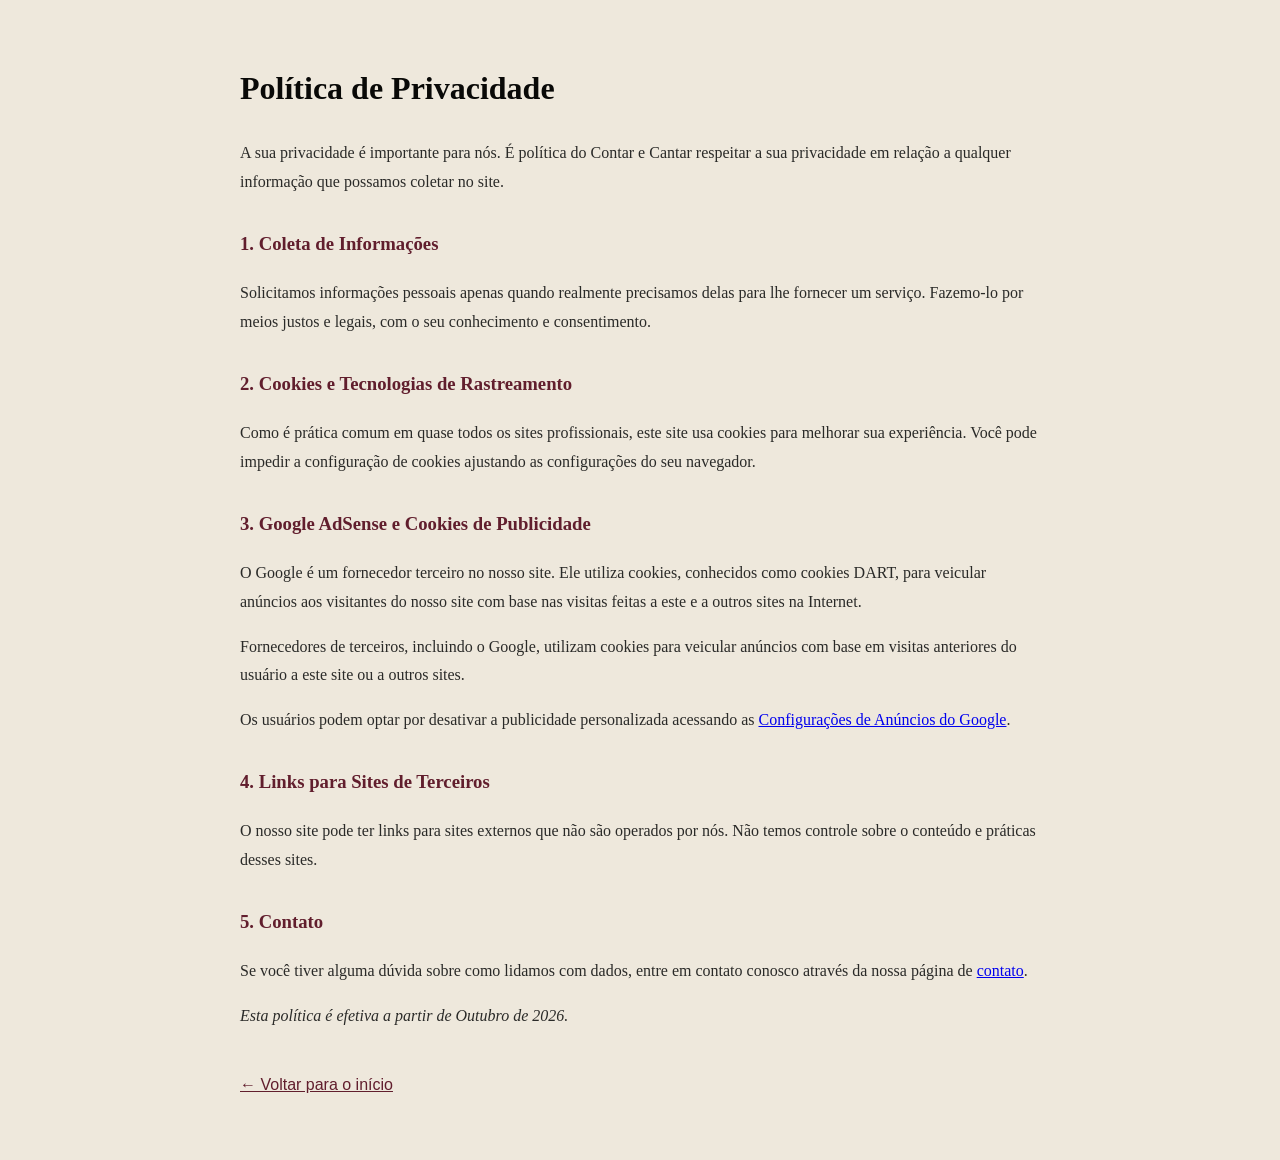
<file: politica-de-privacidade.html>
<!DOCTYPE html>
<html lang="pt-BR">
<head>
  <meta charset="UTF-8">
  <title>Política de Privacidade - Contar e Cantar</title>
  <style>
    body { font-family: Georgia, serif; background: #eee8dc; color: #2a2a28; line-height: 1.8; margin: 0; }
    main { max-width: 800px; margin: 60px auto; padding: 0 20px; }
    h1 { color: #090907; }
    h3 { color: #611e2d; margin-top: 30px; }
    .back { display: block; margin-top: 40px; color: #611e2d; font-family: Arial, sans-serif; }
  </style>
</head>
<body>
  <main>
    <h1>Política de Privacidade</h1>
    <p>A sua privacidade é importante para nós. É política do Contar e Cantar respeitar a sua privacidade em relação a qualquer informação que possamos coletar no site.</p>

    <h3>1. Coleta de Informações</h3>
    <p>Solicitamos informações pessoais apenas quando realmente precisamos delas para lhe fornecer um serviço. Fazemo-lo por meios justos e legais, com o seu conhecimento e consentimento.</p>

    <h3>2. Cookies e Tecnologias de Rastreamento</h3>
    <p>Como é prática comum em quase todos os sites profissionais, este site usa cookies para melhorar sua experiência. Você pode impedir a configuração de cookies ajustando as configurações do seu navegador.</p>

    <h3>3. Google AdSense e Cookies de Publicidade</h3>
    <p>O Google é um fornecedor terceiro no nosso site. Ele utiliza cookies, conhecidos como cookies DART, para veicular anúncios aos visitantes do nosso site com base nas visitas feitas a este e a outros sites na Internet.</p>
    <p>Fornecedores de terceiros, incluindo o Google, utilizam cookies para veicular anúncios com base em visitas anteriores do usuário a este site ou a outros sites.</p>
    <p>Os usuários podem optar por desativar a publicidade personalizada acessando as <a href="https://www.google.com/settings/ads" target="_blank">Configurações de Anúncios do Google</a>.</p>

    <h3>4. Links para Sites de Terceiros</h3>
    <p>O nosso site pode ter links para sites externos que não são operados por nós. Não temos controle sobre o conteúdo e práticas desses sites.</p>

    <h3>5. Contato</h3>
    <p>Se você tiver alguma dúvida sobre como lidamos com dados, entre em contato conosco através da nossa página de <a href="contato.html">contato</a>.</p>
    
    <p><em>Esta política é efetiva a partir de Outubro de 2026.</em></p>
    <a href="index.html" class="back">← Voltar para o início</a>
  </main>
</body>
</html>
</file>
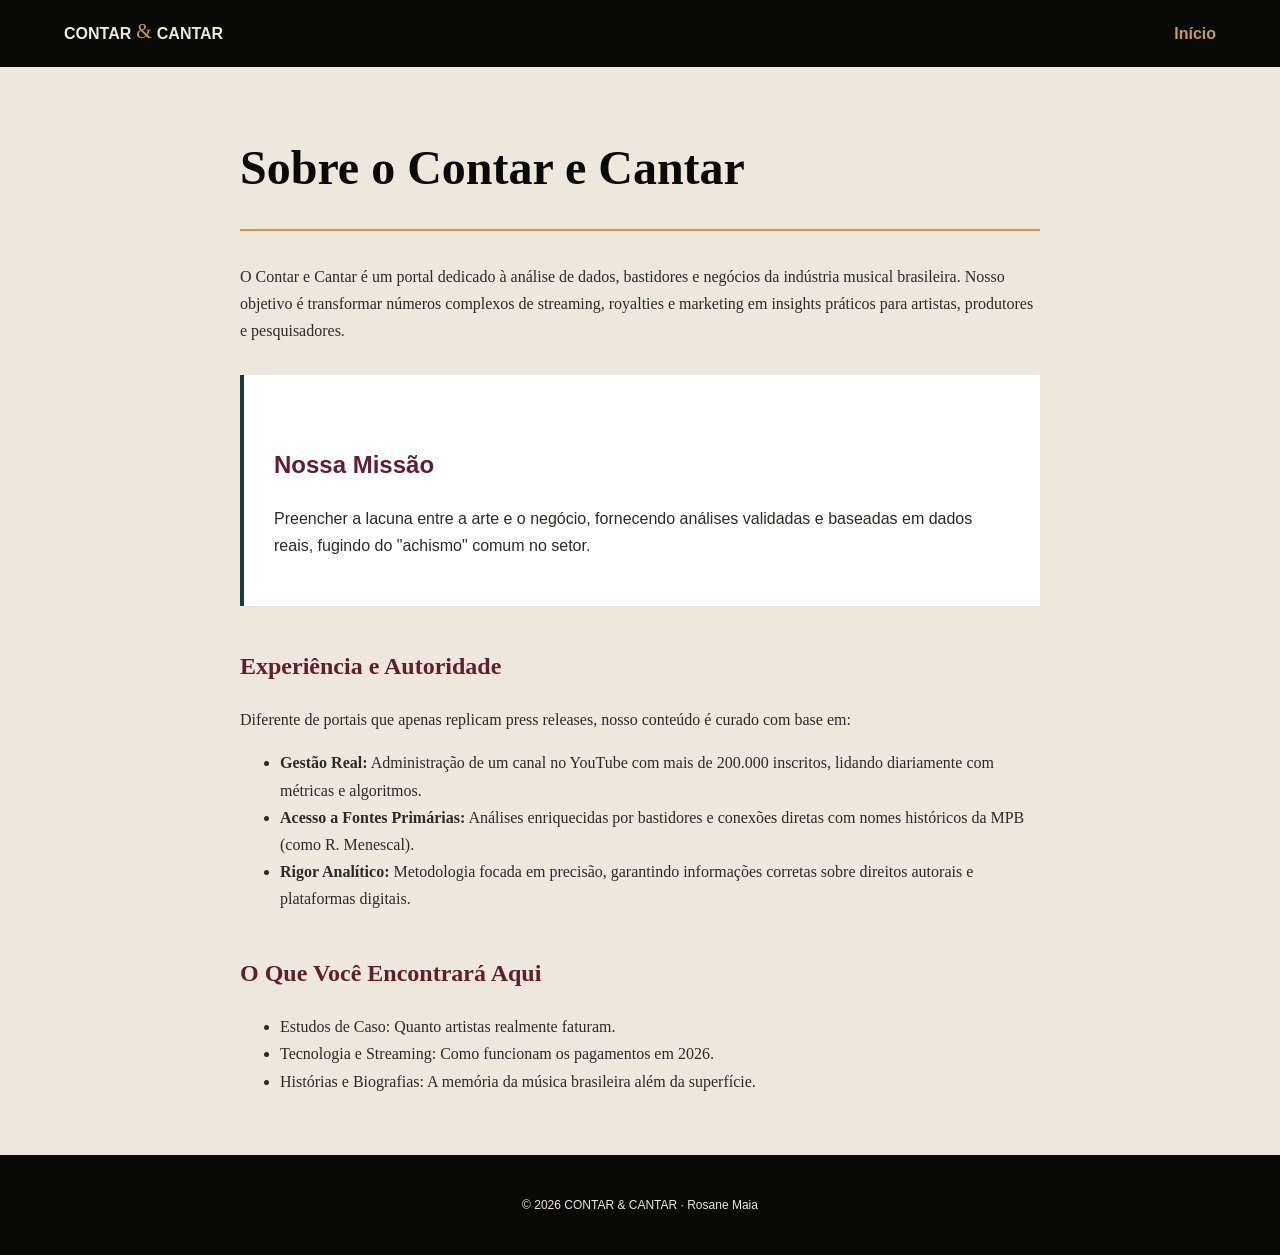
<file: sobre.html>
<!DOCTYPE html>
<html lang="pt-BR">
<head>
  <meta charset="UTF-8">
  <meta name="viewport" content="width=device-width, initial-scale=1.0">
  <title>Sobre - Contar e Cantar</title>
  <meta name="description" content="Conheça o Contar e Cantar, um projeto dedicado a preencher a lacuna entre a arte e o negócio da música brasileira.">
  <style>
    body { font-family: Georgia, serif; background: #eee8dc; color: #2a2a28; line-height: 1.7; margin: 0; }
    header { background: #090907; color: #eee8dc; padding: 20px 5vw; display: flex; justify-content: space-between; align-items: center; }
    header a { color: inherit; text-decoration: none; font-family: Arial, sans-serif; font-weight: 800; font-size: 16px; display: flex; gap: 5px; }
    header a i { font: 400 20px Georgia, serif; color: #c69a50; }
    main { max-width: 800px; margin: 60px auto; padding: 0 20px; }
    h1 { font-size: 48px; color: #090907; border-bottom: 2px solid #c69a50; padding-bottom: 20px; }
    h2 { color: #611e2d; margin-top: 40px; }
    .box { background: #fff; padding: 30px; border-left: 4px solid #163c41; margin: 30px 0; font-family: Arial, sans-serif; }
    footer { background: #090907; color: #eee8dc; text-align: center; padding: 40px; font-family: Arial, sans-serif; font-size: 12px; }
  </style>
</head>
<body>
  <header>
    <a href="index.html"><span>CONTAR</span> <i>&</i> <span>CANTAR</span></a>
    <nav><a href="index.html" style="color:#c69a50; margin-left: 20px;">Início</a></nav>
  </header>
  <main>
    <h1>Sobre o Contar e Cantar</h1>
    <p>O Contar e Cantar é um portal dedicado à análise de dados, bastidores e negócios da indústria musical brasileira. Nosso objetivo é transformar números complexos de streaming, royalties e marketing em insights práticos para artistas, produtores e pesquisadores.</p>
    
    <div class="box">
      <h2>Nossa Missão</h2>
      <p>Preencher a lacuna entre a arte e o negócio, fornecendo análises validadas e baseadas em dados reais, fugindo do "achismo" comum no setor.</p>
    </div>

    <h2>Experiência e Autoridade</h2>
    <p>Diferente de portais que apenas replicam press releases, nosso conteúdo é curado com base em:</p>
    <ul>
      <li><strong>Gestão Real:</strong> Administração de um canal no YouTube com mais de 200.000 inscritos, lidando diariamente com métricas e algoritmos.</li>
      <li><strong>Acesso a Fontes Primárias:</strong> Análises enriquecidas por bastidores e conexões diretas com nomes históricos da MPB (como R. Menescal).</li>
      <li><strong>Rigor Analítico:</strong> Metodologia focada em precisão, garantindo informações corretas sobre direitos autorais e plataformas digitais.</li>
    </ul>

    <h2>O Que Você Encontrará Aqui</h2>
    <ul>
      <li>Estudos de Caso: Quanto artistas realmente faturam.</li>
      <li>Tecnologia e Streaming: Como funcionam os pagamentos em 2026.</li>
      <li>Histórias e Biografias: A memória da música brasileira além da superfície.</li>
    </ul>
  </main>
  <footer>&copy; 2026 CONTAR & CANTAR · Rosane Maia</footer>
</body>
</html>
</file>
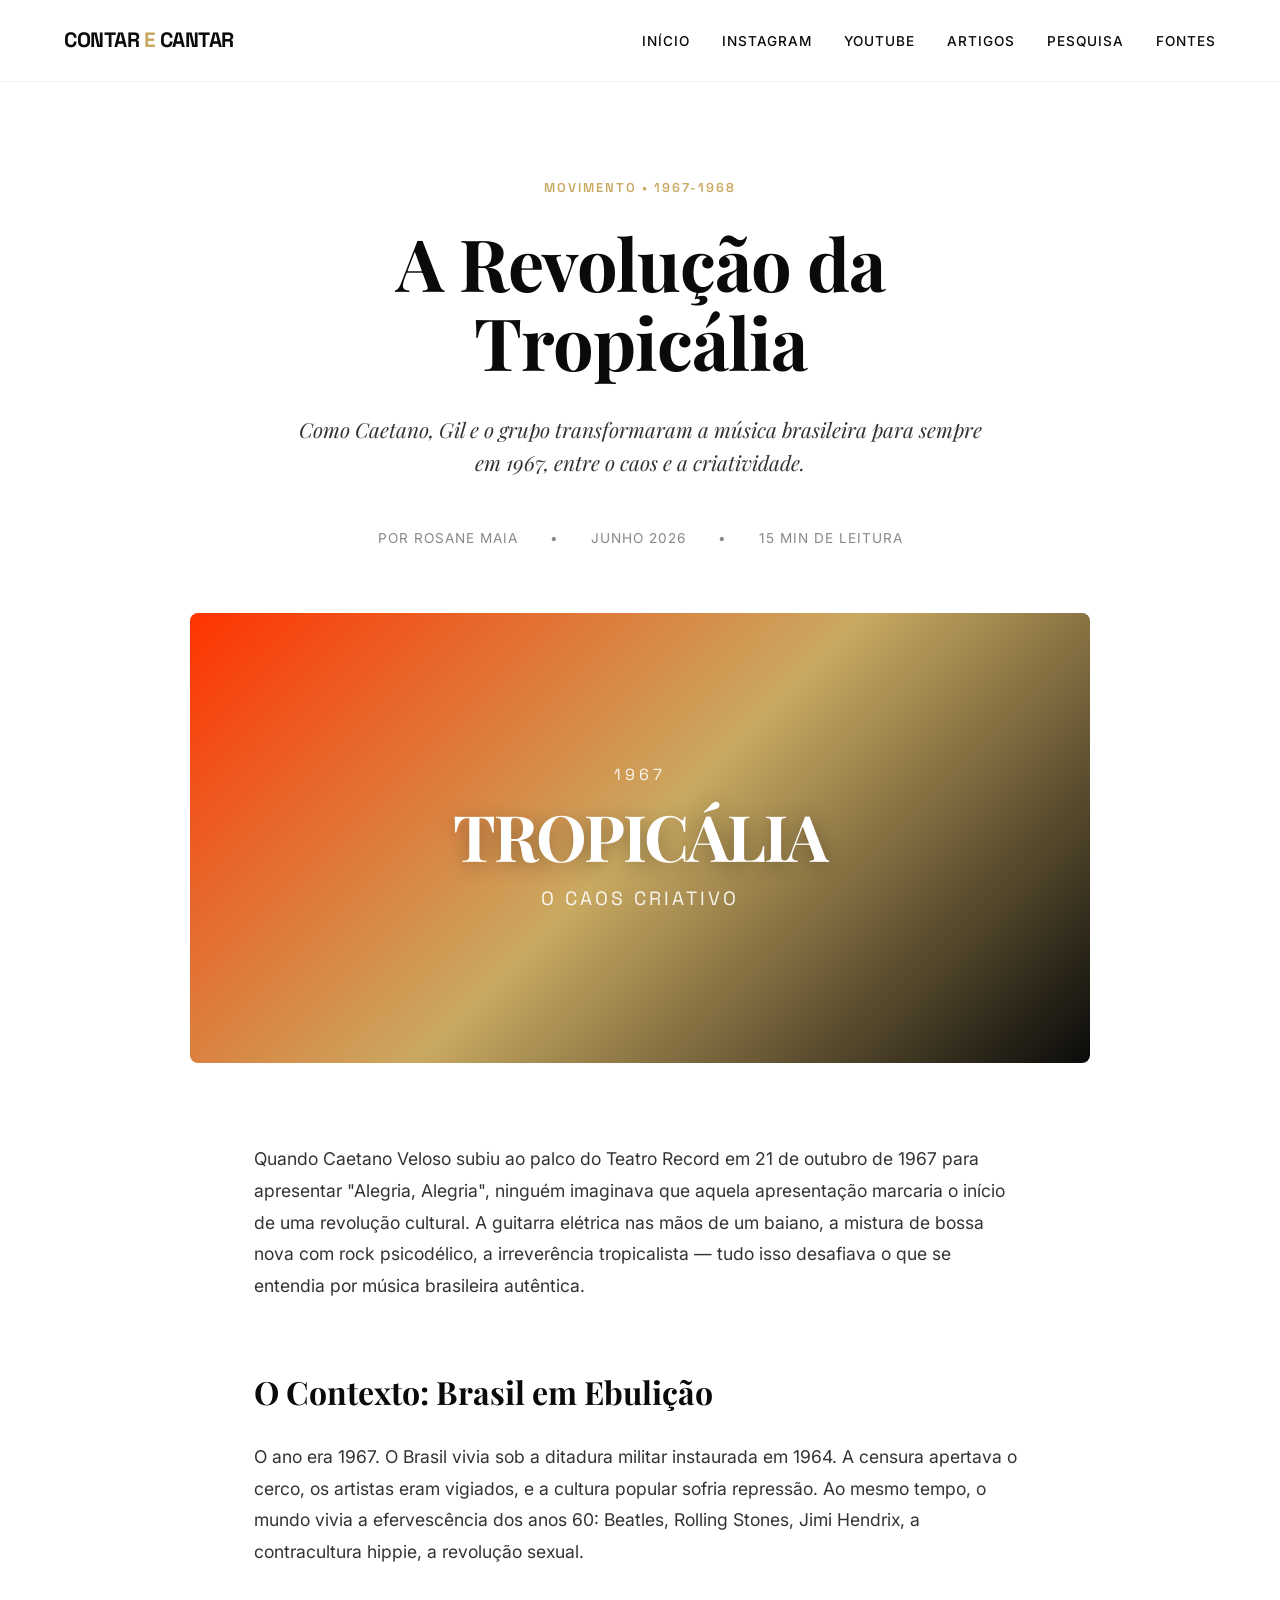
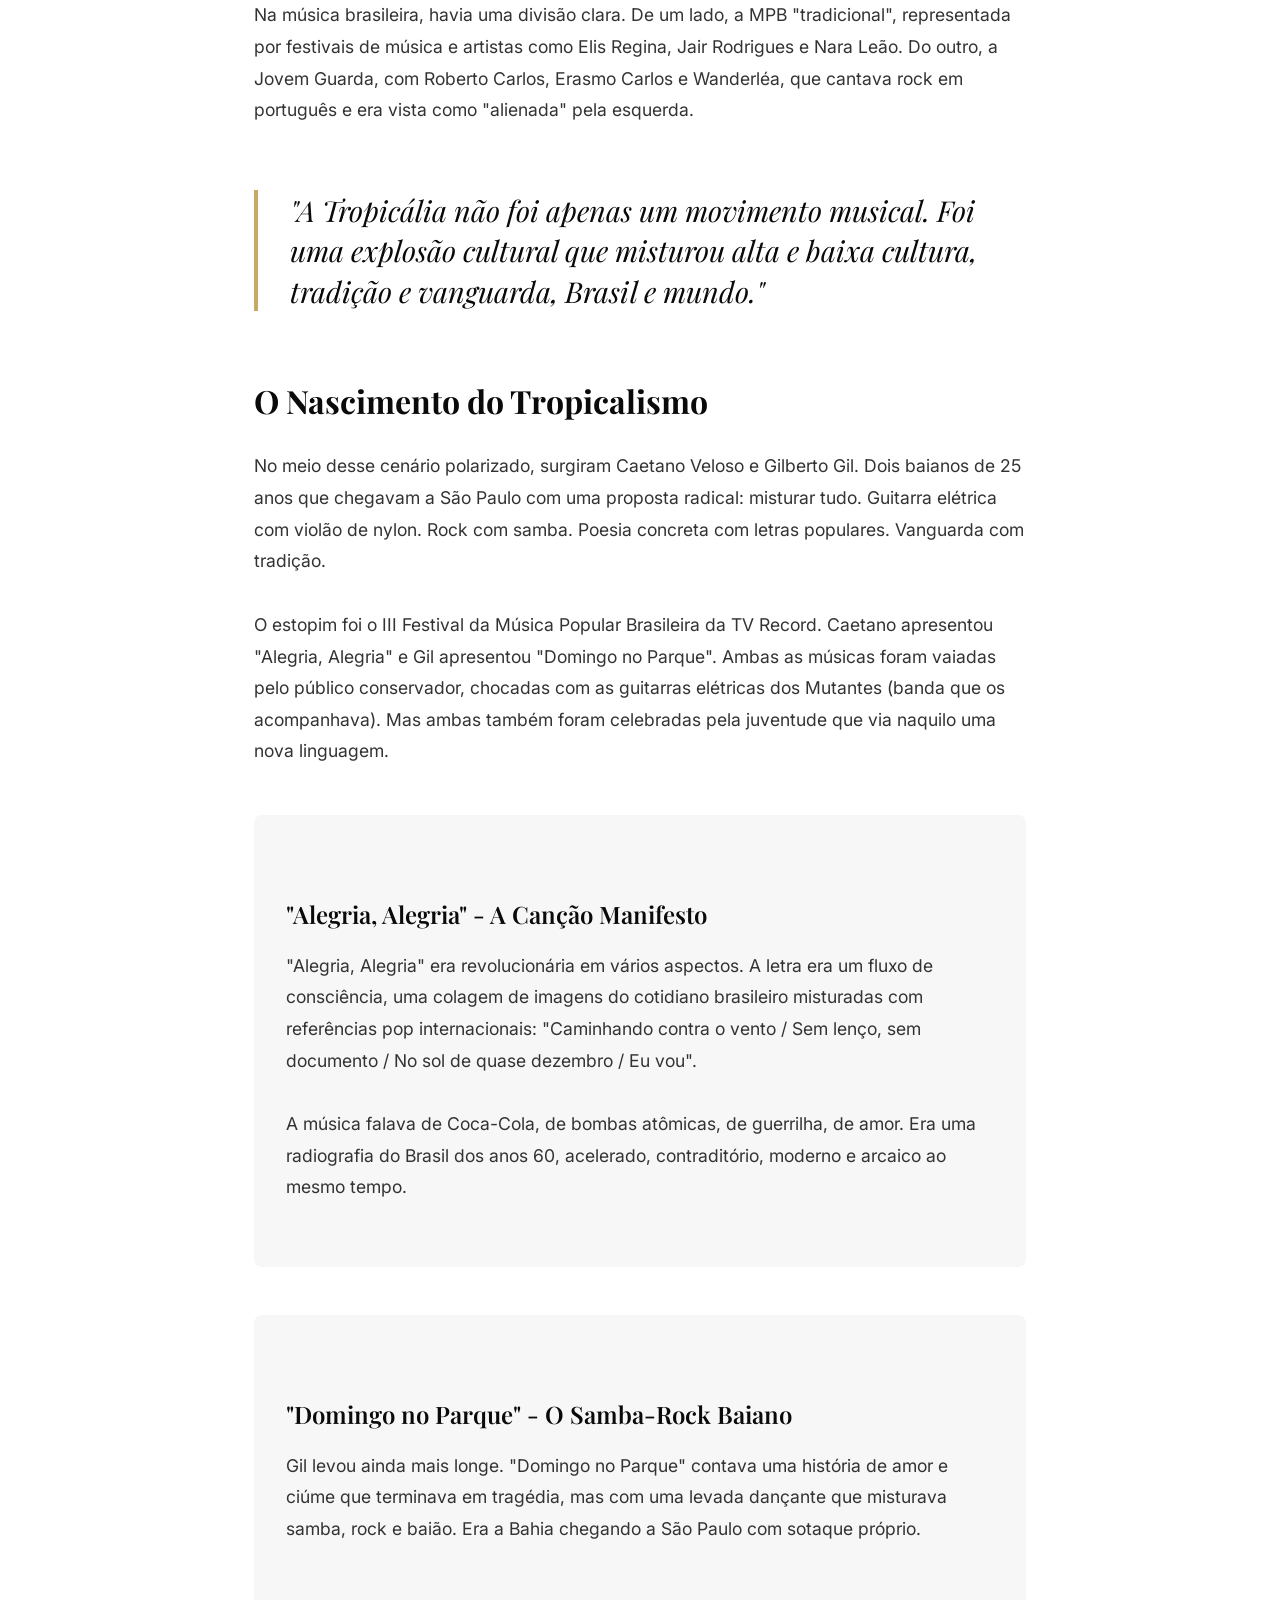
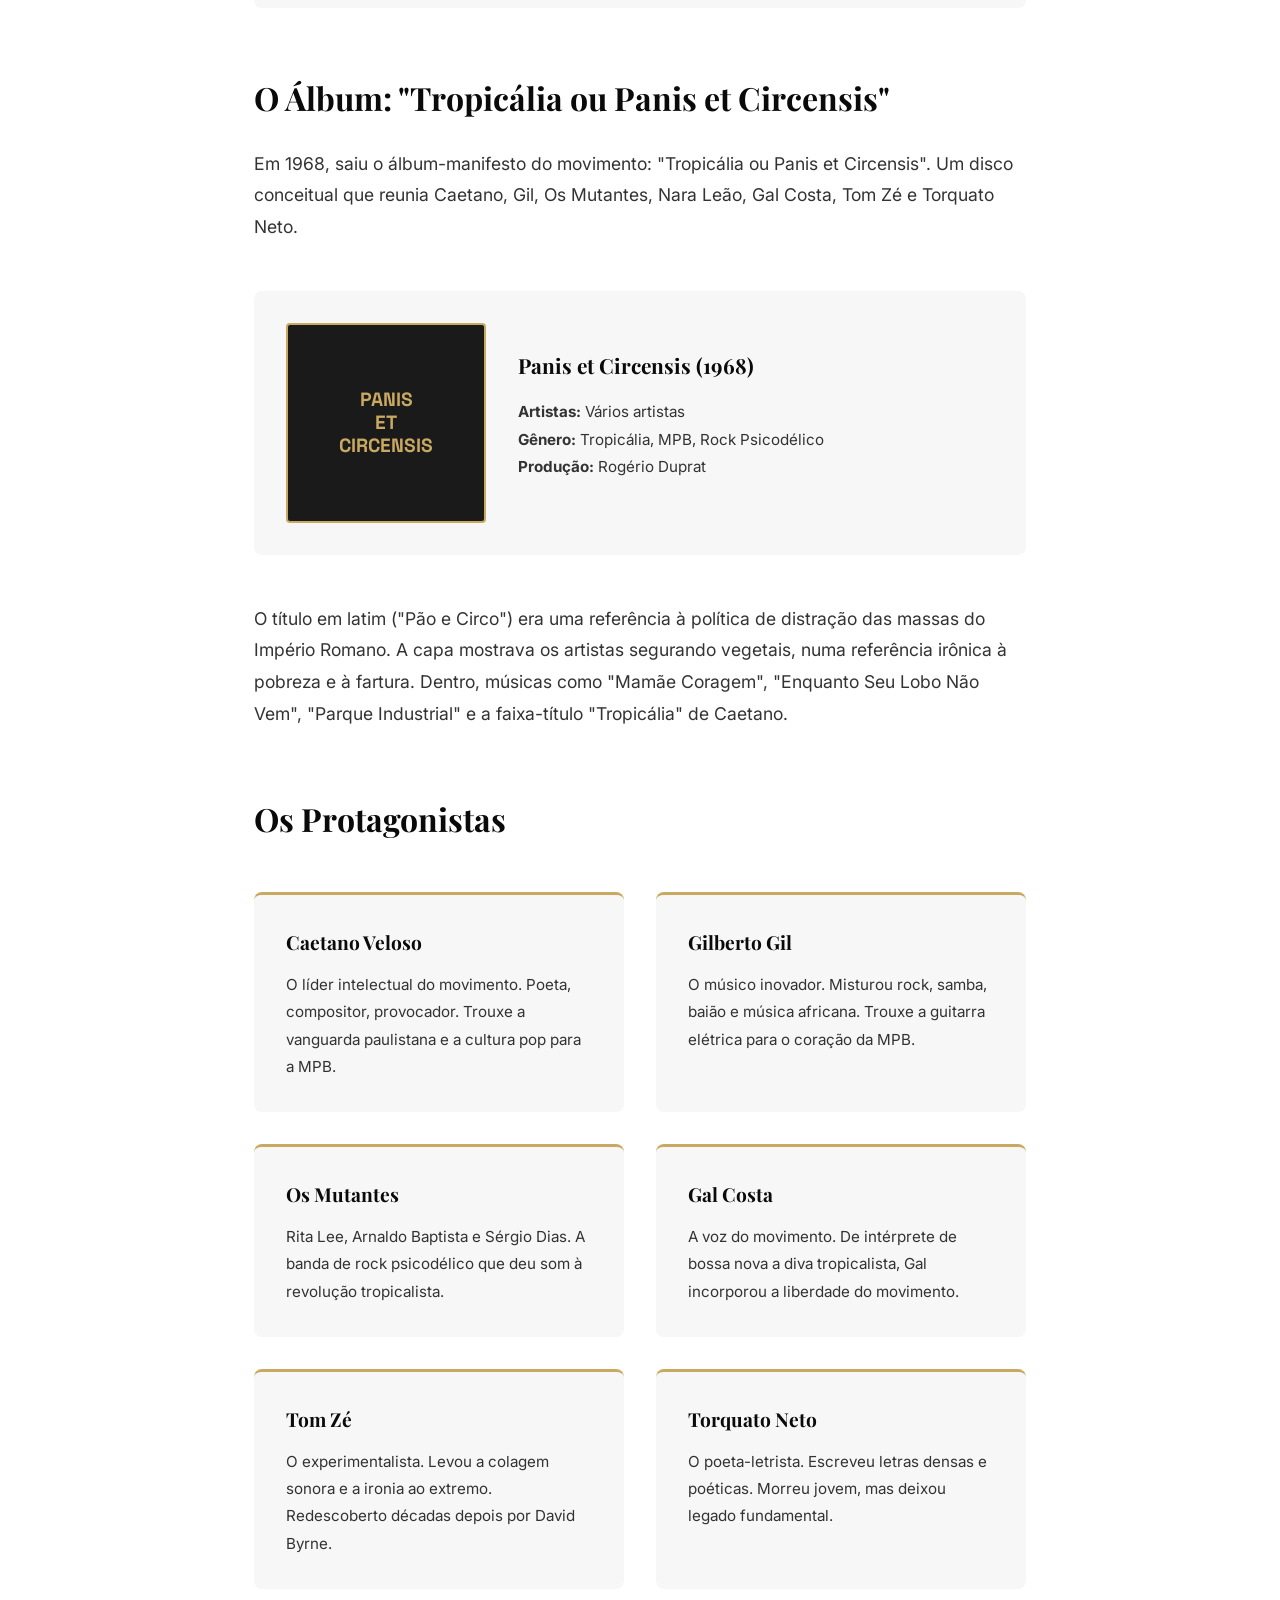
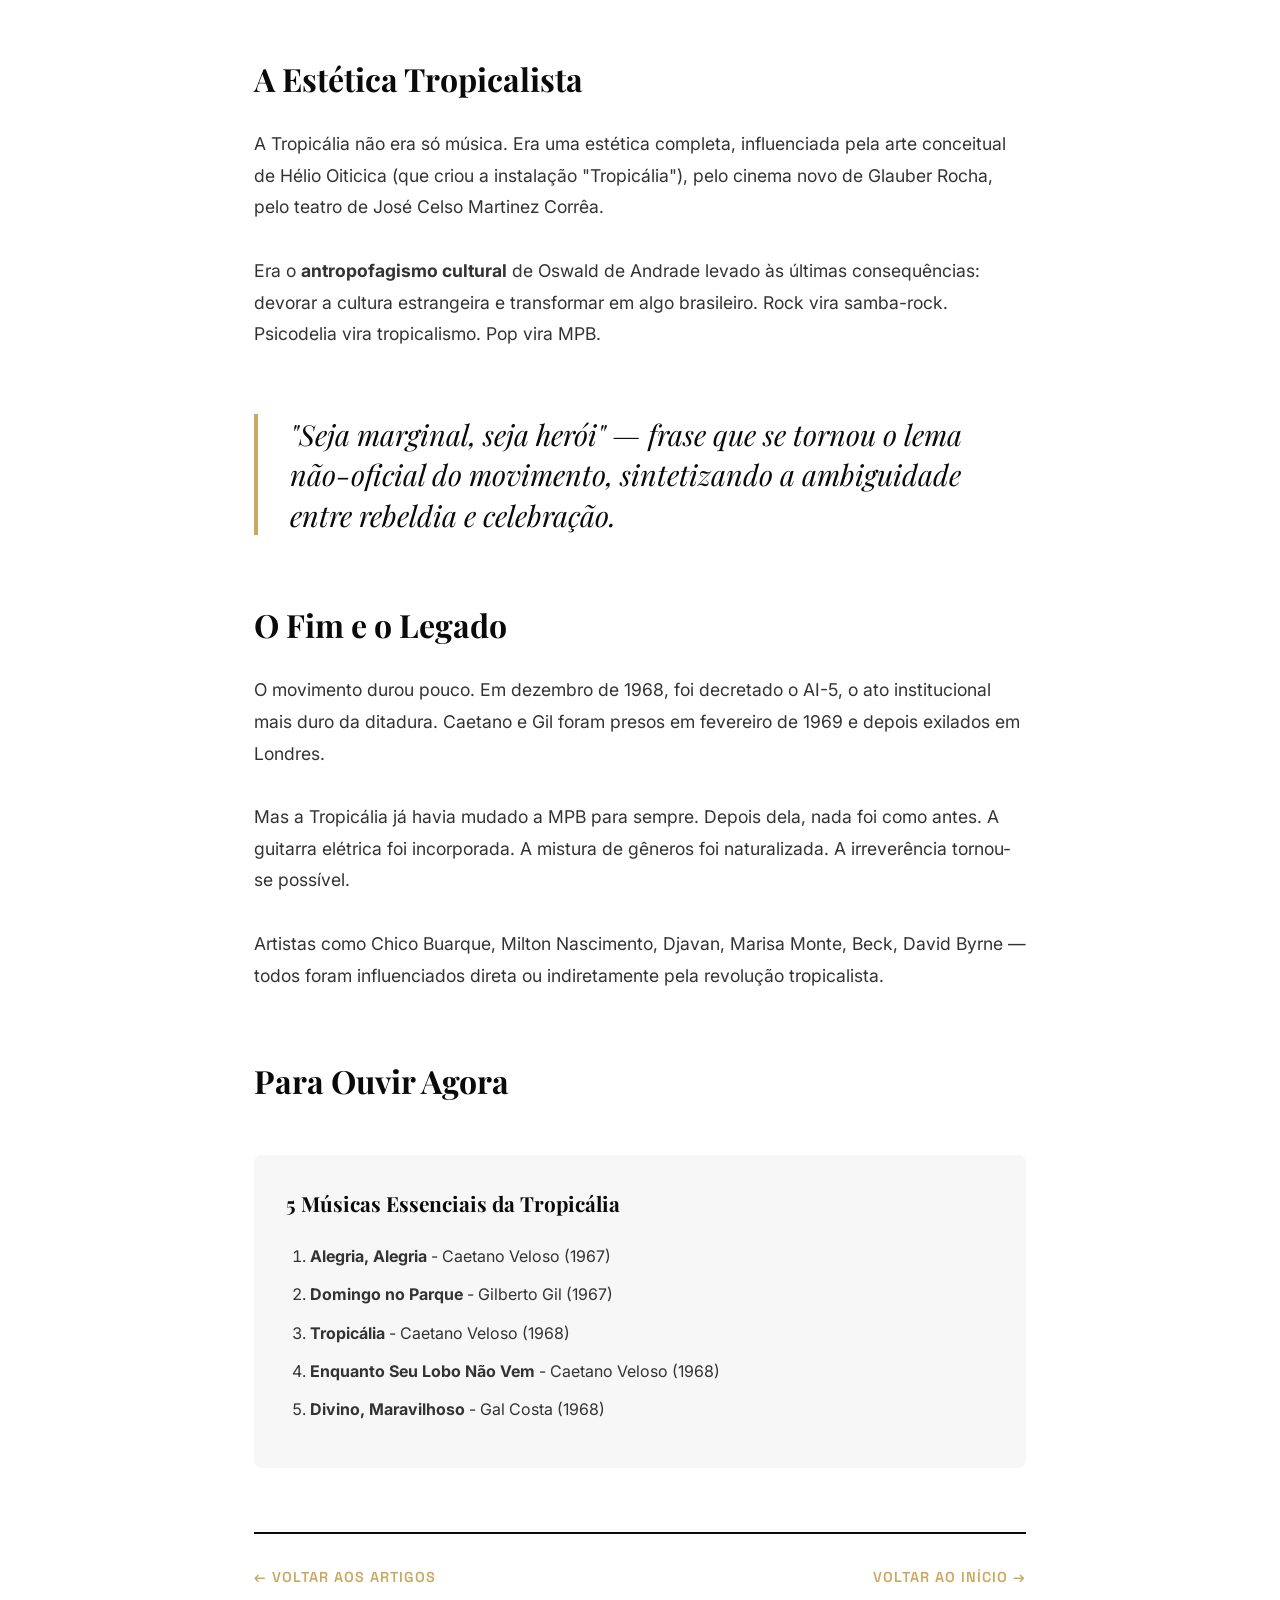
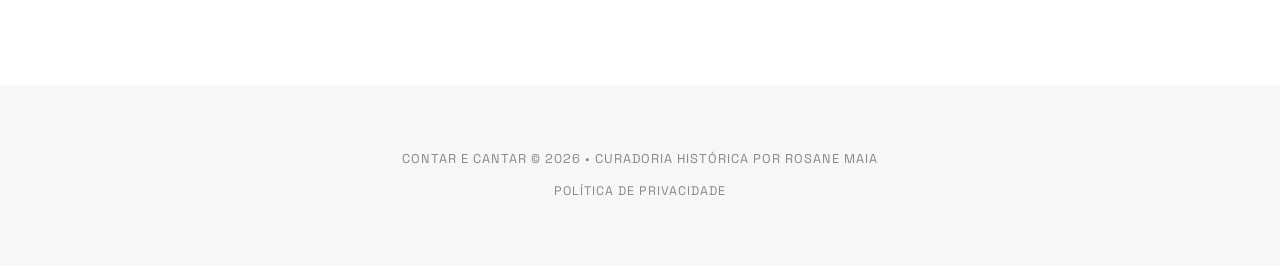
<file: tropicalia.html>
<!DOCTYPE html>
<html lang="pt-BR">
<head>
    <meta charset="UTF-8">
    <meta name="viewport" content="width=device-width, initial-scale=1.0">
    <title>A Revolução da Tropicália | CONTAR e CANTAR</title>
    
    <link rel="preconnect" href="https://fonts.googleapis.com">
    <link rel="preconnect" href="https://fonts.gstatic.com" crossorigin>
    <link href="https://fonts.googleapis.com/css2?family=Inter:wght@300;400;500;600&family=Playfair+Display:ital,wght@0,400;0,600;0,700;1,400&family=Space+Grotesk:wght@500;700&display=swap" rel="stylesheet">

    <style>
        :root {
            --cor-preto: #0A0A0A;
            --cor-branco: #FFFFFF;
            --cor-cinza-claro: #F7F7F7;
            --cor-cinza-medio: #888888;
            --cor-dourado: #C9A961;
        }

        * { margin: 0; padding: 0; box-sizing: border-box; }
        html { scroll-behavior: smooth; }
        body {
            font-family: 'Inter', sans-serif;
            background-color: var(--cor-branco);
            color: var(--cor-preto);
            line-height: 1.6;
            -webkit-font-smoothing: antialiased;
        }
        h1, h2, h3, h4 { font-family: 'Playfair Display', serif; }
        a { text-decoration: none; color: inherit; transition: all 0.3s ease; }

        /* HEADER */
        header {
            padding: 1.5rem 5%;
            position: sticky; top: 0;
            background: rgba(255, 255, 255, 0.98);
            backdrop-filter: blur(10px);
            z-index: 100;
            border-bottom: 1px solid rgba(0,0,0,0.05);
            display: flex; justify-content: space-between; align-items: center;
        }
        .logo {
            font-family: 'Space Grotesk', sans-serif;
            font-size: 1.3rem; font-weight: 700;
            letter-spacing: -0.5px; text-transform: uppercase;
        }
        .logo span { color: var(--cor-dourado); }
        nav ul { display: flex; list-style: none; gap: 2rem; align-items: center; }
        nav a {
            font-size: 0.85rem; font-weight: 500;
            text-transform: uppercase; letter-spacing: 1px;
            position: relative; padding-bottom: 4px;
        }
        nav a::after {
            content: ''; position: absolute; bottom: 0; left: 0;
            width: 0; height: 2px; background: var(--cor-dourado);
            transition: width 0.3s ease;
        }
        nav a:hover::after { width: 100%; }

        /* ARTICLE HERO */
        .article-hero {
            max-width: 900px;
            margin: 0 auto;
            padding: 6rem 5% 4rem;
            text-align: center;
        }
        .article-category {
            font-family: 'Space Grotesk', sans-serif;
            font-size: 0.8rem; font-weight: 600;
            text-transform: uppercase; letter-spacing: 2px;
            color: var(--cor-dourado); margin-bottom: 1.5rem; display: block;
        }
        .article-title {
            font-size: clamp(2.5rem, 6vw, 4.5rem);
            line-height: 1.1; margin-bottom: 2rem;
            letter-spacing: -1px; font-weight: 700;
        }
        .article-subtitle {
            font-size: 1.3rem; color: #333;
            font-weight: 300; font-style: italic;
            margin-bottom: 3rem; max-width: 700px;
            margin-left: auto; margin-right: auto;
            font-family: 'Playfair Display', serif;
        }
        .article-meta {
            display: flex; justify-content: center; gap: 2rem;
            font-size: 0.85rem; color: var(--cor-cinza-medio);
            text-transform: uppercase; letter-spacing: 1px;
        }

        /* CAPA EDITORIAL EM CSS PURO */
        .editorial-cover {
            max-width: 900px;
            margin: 0 auto 3rem;
            height: 450px;
            background: linear-gradient(135deg, #FF3300 0%, #C9A961 50%, #0A0A0A 100%);
            border-radius: 8px;
            display: flex; align-items: center; justify-content: center;
            position: relative; overflow: hidden;
        }
        .cover-text {
            text-align: center; color: #FFFFFF;
            font-family: 'Playfair Display', serif;
        }
        .cover-year {
            font-family: 'Space Grotesk', sans-serif;
            font-size: 1rem; letter-spacing: 4px;
            display: block; margin-bottom: 1rem; opacity: 0.9;
        }
        .cover-text h2 {
            font-size: 4rem; margin: 0; line-height: 1;
            letter-spacing: -2px; text-shadow: 0 4px 20px rgba(0,0,0,0.3);
        }
        .cover-text p {
            font-family: 'Space Grotesk', sans-serif;
            font-size: 1.2rem; letter-spacing: 3px;
            margin-top: 1rem; opacity: 0.9;
        }

        /* ARTICLE CONTENT */
        .article-container {
            max-width: 900px;
            margin: 0 auto;
            padding: 2rem 5% 6rem;
        }
        .article-intro {
            font-size: 1.25rem; line-height: 1.9;
            color: var(--cor-preto); margin-bottom: 3rem; font-weight: 400;
        }
        .article-container p {
            font-size: 1.1rem; line-height: 1.8;
            color: #333; margin-bottom: 2rem;
        }
        .article-container h2 {
            font-size: 2rem; margin: 4rem 0 1.5rem;
            color: var(--cor-preto); font-weight: 700;
        }
        .article-container h3 {
            font-size: 1.5rem; margin: 3rem 0 1rem;
            color: var(--cor-preto); font-weight: 600;
        }
        .pull-quote {
            font-family: 'Playfair Display', serif;
            font-size: 1.8rem; font-style: italic;
            line-height: 1.4; color: var(--cor-preto);
            border-left: 4px solid var(--cor-dourado);
            padding-left: 2rem; margin: 4rem 0;
        }
        .article-section {
            margin: 3rem 0; padding: 2rem;
            background: var(--cor-cinza-claro); border-radius: 8px;
        }
        .album-highlight {
            display: flex; gap: 2rem; margin: 3rem 0;
            padding: 2rem; background: var(--cor-cinza-claro);
            border-radius: 8px; align-items: center;
        }
        .album-cover-css {
            width: 200px; height: 200px;
            background: #1a1a1a; border-radius: 4px;
            display: flex; align-items: center; justify-content: center;
            color: var(--cor-dourado);
            font-family: 'Space Grotesk', sans-serif;
            font-size: 1.2rem; font-weight: 700;
            text-align: center; line-height: 1.2;
            border: 2px solid var(--cor-dourado);
        }
        .album-info h4 { font-size: 1.3rem; margin-bottom: 1rem; }
        .album-info p { font-size: 0.95rem; margin-bottom: 1rem; }
        .artists-grid {
            display: grid; grid-template-columns: repeat(2, 1fr);
            gap: 2rem; margin: 3rem 0;
        }
        .artist-card {
            padding: 2rem; background: var(--cor-cinza-claro);
            border-radius: 8px; border-top: 3px solid var(--cor-dourado);
        }
        .artist-card h4 { font-size: 1.2rem; margin-bottom: 0.8rem; }
        .artist-card p { font-size: 0.95rem; margin-bottom: 0; }
        .playlist-recommendation {
            margin: 3rem 0; padding: 2rem;
            background: var(--cor-cinza-claro); border-radius: 8px;
        }
        .playlist-recommendation h4 { font-size: 1.3rem; margin-bottom: 1.5rem; }
        .playlist-recommendation ol { padding-left: 1.5rem; }
        .playlist-recommendation li { font-size: 1rem; margin-bottom: 0.8rem; color: #333; }
        .article-navigation {
            display: flex; justify-content: space-between;
            margin-top: 4rem; padding-top: 2rem;
            border-top: 2px solid var(--cor-preto);
        }
        .nav-prev, .nav-next {
            font-family: 'Space Grotesk', sans-serif;
            font-size: 0.9rem; font-weight: 600;
            text-transform: uppercase; letter-spacing: 1px;
            color: var(--cor-dourado);
        }
        .nav-prev:hover, .nav-next:hover { color: var(--cor-preto); }

        /* FOOTER */
        footer { padding: 4rem 5%; background: var(--cor-cinza-claro); text-align: center; }
        .footer-content { max-width: 1400px; margin: 0 auto; }
        footer p {
            font-family: 'Space Grotesk', sans-serif;
            text-transform: uppercase; letter-spacing: 1px;
            font-size: 0.8rem; color: var(--cor-cinza-medio);
        }


        .mobile-menu-toggle {
            display: none;
            width: 44px;
            height: 44px;
            border: 1px solid rgba(0,0,0,0.08);
            border-radius: 999px;
            background: var(--cor-branco);
            cursor: pointer;
            align-items: center;
            justify-content: center;
            flex-direction: column;
            gap: 5px;
            z-index: 1200;
        }

        .mobile-menu-toggle span {
            display: block;
            width: 18px;
            height: 2px;
            background: var(--cor-preto);
            border-radius: 999px;
            transition: 0.2s ease;
        }

        .mobile-menu-toggle.active span:nth-child(1) {
            transform: translateY(7px) rotate(45deg);
        }

        .mobile-menu-toggle.active span:nth-child(2) {
            opacity: 0;
        }

        .mobile-menu-toggle.active span:nth-child(3) {
            transform: translateY(-7px) rotate(-45deg);
        }

        .mobile-backdrop {
            display: none;
            position: fixed;
            inset: 0;
            background: rgba(0,0,0,0.28);
            z-index: 900;
        }

        .mobile-backdrop.active {
            display: block;
        }

        /* RESPONSIVO */
        @media (max-width: 768px) {
            header {
                padding: 1.1rem 5%;
            }

            .mobile-menu-toggle {
                display: inline-flex;
            }

            nav {
                position: fixed;
                top: 76px;
                left: 5%;
                right: 5%;
                z-index: 1100;
                display: none;
                background: var(--cor-branco);
                border: 1px solid rgba(0,0,0,0.08);
                border-radius: 22px;
                box-shadow: 0 22px 60px rgba(0,0,0,0.14);
                padding: 0.8rem;
            }

            nav.active {
                display: block;
                pointer-events: auto;
            }

            nav ul {
                display: flex;
                flex-direction: column;
                gap: 0;
                align-items: stretch;
            }

            nav li {
                width: 100%;
            }

            nav a {
                display: block;
                width: 100%;
                padding: 1rem;
                border-radius: 14px;
                font-size: 0.82rem;
            }

            nav a::after {
                display: none;
            }

            nav a:hover {
                background: var(--cor-cinza-claro);
            }

            .article-hero .article-meta { flex-direction: column; gap: 0.5rem; }
            .artists-grid { grid-template-columns: 1fr; }
            .album-highlight { flex-direction: column; }
            .editorial-cover { height: 300px; }
            .cover-text h2 { font-size: 2.5rem; }
        }
    </style>
  <!-- Google AdSense -->
  <script async src="https://pagead2.googlesyndication.com/pagead/js/adsbygoogle.js?client=ca-pub-9264164526699747" crossorigin="anonymous"></script>
</head>
<body>

    <header>
        <a class="logo" href="index.html" aria-label="CONTAR e CANTAR — página inicial">CONTAR <span>e</span> CANTAR</a>
        <nav id="mainNav" aria-label="Menu principal">
            <ul>
                <li><a href="index.html">Início</a></li>
                <li><a href="index.html#instagram">Instagram</a></li>
                <li><a href="index.html#youtube">YouTube</a></li>
                <li><a href="index.html#revista">Artigos</a></li>
                <li><a href="index.html#pesquisa">Pesquisa</a></li>
                <li><a href="index.html#universos">Fontes</a></li>
            </ul>
        </nav>

        <button class="mobile-menu-toggle" type="button" aria-label="Abrir menu" aria-controls="mainNav" aria-expanded="false">
            <span></span>
            <span></span>
            <span></span>
        </button>
    </header>

    <div class="mobile-backdrop" id="mobileBackdrop"></div>

    <article>
        <div class="article-hero">
            <span class="article-category">Movimento • 1967-1968</span>
            <h1 class="article-title">A Revolução da Tropicália</h1>
            <p class="article-subtitle">Como Caetano, Gil e o grupo transformaram a música brasileira para sempre em 1967, entre o caos e a criatividade.</p>
            <div class="article-meta">
                <span>Por Rosane Maia</span>
                <span>•</span>
                <span>Junho 2026</span>
                <span>•</span>
                <span>15 min de leitura</span>
            </div>
        </div>

        <div class="editorial-cover">
            <div class="cover-text">
                <span class="cover-year">1967</span>
                <h2>TROPICÁLIA</h2>
                <p>O CAOS CRIATIVO</p>
            </div>
        </div>

        <div class="article-container">
            <p class="article-intro">
                Quando Caetano Veloso subiu ao palco do Teatro Record em 21 de outubro de 1967 para apresentar "Alegria, Alegria", ninguém imaginava que aquela apresentação marcaria o início de uma revolução cultural. A guitarra elétrica nas mãos de um baiano, a mistura de bossa nova com rock psicodélico, a irreverência tropicalista — tudo isso desafiava o que se entendia por música brasileira autêntica.
            </p>

            <h2>O Contexto: Brasil em Ebulição</h2>
            
            <p>
                O ano era 1967. O Brasil vivia sob a ditadura militar instaurada em 1964. A censura apertava o cerco, os artistas eram vigiados, e a cultura popular sofria repressão. Ao mesmo tempo, o mundo vivia a efervescência dos anos 60: Beatles, Rolling Stones, Jimi Hendrix, a contracultura hippie, a revolução sexual.
            </p>

            <p>
                Na música brasileira, havia uma divisão clara. De um lado, a MPB "tradicional", representada por festivais de música e artistas como Elis Regina, Jair Rodrigues e Nara Leão. Do outro, a Jovem Guarda, com Roberto Carlos, Erasmo Carlos e Wanderléa, que cantava rock em português e era vista como "alienada" pela esquerda.
            </p>

            <div class="pull-quote">
                "A Tropicália não foi apenas um movimento musical. Foi uma explosão cultural que misturou alta e baixa cultura, tradição e vanguarda, Brasil e mundo."
            </div>

            <h2>O Nascimento do Tropicalismo</h2>

            <p>
                No meio desse cenário polarizado, surgiram Caetano Veloso e Gilberto Gil. Dois baianos de 25 anos que chegavam a São Paulo com uma proposta radical: misturar tudo. Guitarra elétrica com violão de nylon. Rock com samba. Poesia concreta com letras populares. Vanguarda com tradição.
            </p>

            <p>
                O estopim foi o III Festival da Música Popular Brasileira da TV Record. Caetano apresentou "Alegria, Alegria" e Gil apresentou "Domingo no Parque". Ambas as músicas foram vaiadas pelo público conservador, chocadas com as guitarras elétricas dos Mutantes (banda que os acompanhava). Mas ambas também foram celebradas pela juventude que via naquilo uma nova linguagem.
            </p>

            <div class="article-section">
                <h3>"Alegria, Alegria" - A Canção Manifesto</h3>
                <p>
                    "Alegria, Alegria" era revolucionária em vários aspectos. A letra era um fluxo de consciência, uma colagem de imagens do cotidiano brasileiro misturadas com referências pop internacionais: "Caminhando contra o vento / Sem lenço, sem documento / No sol de quase dezembro / Eu vou".
                </p>
                <p>
                    A música falava de Coca-Cola, de bombas atômicas, de guerrilha, de amor. Era uma radiografia do Brasil dos anos 60, acelerado, contraditório, moderno e arcaico ao mesmo tempo.
                </p>
            </div>

            <div class="article-section">
                <h3>"Domingo no Parque" - O Samba-Rock Baiano</h3>
                <p>
                    Gil levou ainda mais longe. "Domingo no Parque" contava uma história de amor e ciúme que terminava em tragédia, mas com uma levada dançante que misturava samba, rock e baião. Era a Bahia chegando a São Paulo com sotaque próprio.
                </p>
            </div>

            <h2>O Álbum: "Tropicália ou Panis et Circensis"</h2>

            <p>
                Em 1968, saiu o álbum-manifesto do movimento: "Tropicália ou Panis et Circensis". Um disco conceitual que reunia Caetano, Gil, Os Mutantes, Nara Leão, Gal Costa, Tom Zé e Torquato Neto.
            </p>

            <div class="album-highlight">
                <div class="album-cover-css">
                    <span>PANIS<br>ET<br>CIRCENSIS</span>
                </div>
                <div class="album-info">
                    <h4>Panis et Circensis (1968)</h4>
                    <p><strong>Artistas:</strong> Vários artistas<br>
                    <strong>Gênero:</strong> Tropicália, MPB, Rock Psicodélico<br>
                    <strong>Produção:</strong> Rogério Duprat</p>
                </div>
            </div>

            <p>
                O título em latim ("Pão e Circo") era uma referência à política de distração das massas do Império Romano. A capa mostrava os artistas segurando vegetais, numa referência irônica à pobreza e à fartura. Dentro, músicas como "Mamãe Coragem", "Enquanto Seu Lobo Não Vem", "Parque Industrial" e a faixa-título "Tropicália" de Caetano.
            </p>

            <h2>Os Protagonistas</h2>

            <div class="artists-grid">
                <div class="artist-card">
                    <h4>Caetano Veloso</h4>
                    <p>O líder intelectual do movimento. Poeta, compositor, provocador. Trouxe a vanguarda paulistana e a cultura pop para a MPB.</p>
                </div>
                <div class="artist-card">
                    <h4>Gilberto Gil</h4>
                    <p>O músico inovador. Misturou rock, samba, baião e música africana. Trouxe a guitarra elétrica para o coração da MPB.</p>
                </div>
                <div class="artist-card">
                    <h4>Os Mutantes</h4>
                    <p>Rita Lee, Arnaldo Baptista e Sérgio Dias. A banda de rock psicodélico que deu som à revolução tropicalista.</p>
                </div>
                <div class="artist-card">
                    <h4>Gal Costa</h4>
                    <p>A voz do movimento. De intérprete de bossa nova a diva tropicalista, Gal incorporou a liberdade do movimento.</p>
                </div>
                <div class="artist-card">
                    <h4>Tom Zé</h4>
                    <p>O experimentalista. Levou a colagem sonora e a ironia ao extremo. Redescoberto décadas depois por David Byrne.</p>
                </div>
                <div class="artist-card">
                    <h4>Torquato Neto</h4>
                    <p>O poeta-letrista. Escreveu letras densas e poéticas. Morreu jovem, mas deixou legado fundamental.</p>
                </div>
            </div>

            <h2>A Estética Tropicalista</h2>

            <p>
                A Tropicália não era só música. Era uma estética completa, influenciada pela arte conceitual de Hélio Oiticica (que criou a instalação "Tropicália"), pelo cinema novo de Glauber Rocha, pelo teatro de José Celso Martinez Corrêa.
            </p>

            <p>
                Era o <strong>antropofagismo cultural</strong> de Oswald de Andrade levado às últimas consequências: devorar a cultura estrangeira e transformar em algo brasileiro. Rock vira samba-rock. Psicodelia vira tropicalismo. Pop vira MPB.
            </p>

            <div class="pull-quote">
                "Seja marginal, seja herói" — frase que se tornou o lema não-oficial do movimento, sintetizando a ambiguidade entre rebeldia e celebração.
            </div>

            <h2>O Fim e o Legado</h2>

            <p>
                O movimento durou pouco. Em dezembro de 1968, foi decretado o AI-5, o ato institucional mais duro da ditadura. Caetano e Gil foram presos em fevereiro de 1969 e depois exilados em Londres.
            </p>

            <p>
                Mas a Tropicália já havia mudado a MPB para sempre. Depois dela, nada foi como antes. A guitarra elétrica foi incorporada. A mistura de gêneros foi naturalizada. A irreverência tornou-se possível.
            </p>

            <p>
                Artistas como Chico Buarque, Milton Nascimento, Djavan, Marisa Monte, Beck, David Byrne — todos foram influenciados direta ou indiretamente pela revolução tropicalista.
            </p>

            <h2>Para Ouvir Agora</h2>

            <div class="playlist-recommendation">
                <h4>5 Músicas Essenciais da Tropicália</h4>
                <ol>
                    <li><strong>Alegria, Alegria</strong> - Caetano Veloso (1967)</li>
                    <li><strong>Domingo no Parque</strong> - Gilberto Gil (1967)</li>
                    <li><strong>Tropicália</strong> - Caetano Veloso (1968)</li>
                    <li><strong>Enquanto Seu Lobo Não Vem</strong> - Caetano Veloso (1968)</li>
                    <li><strong>Divino, Maravilhoso</strong> - Gal Costa (1968)</li>
                </ol>
            </div>

            <div class="article-navigation">
                <a href="index.html#revista" class="nav-prev">← Voltar aos artigos</a>
                <a href="index.html" class="nav-next">Voltar ao início →</a>
            </div>
        </div>
    </article>

    <footer>
        <div class="footer-content">
            <p>CONTAR e CANTAR © 2026 • Curadoria histórica por Rosane Maia</p>
        </div>
      <p style="margin:.8rem 0 0;font-size:.78rem"><a href="politica-de-privacidade.html">Política de Privacidade</a></p>
    </footer>


    <script>
        const mobileMenuToggle = document.querySelector(".mobile-menu-toggle");
        const mainNav = document.getElementById("mainNav");
        const mobileBackdrop = document.getElementById("mobileBackdrop");

        function closeMobileMenu() {
            if (!mobileMenuToggle || !mainNav) return;
            mobileMenuToggle.classList.remove("active");
            mainNav.classList.remove("active");
            mobileMenuToggle.setAttribute("aria-expanded", "false");
            if (mobileBackdrop) mobileBackdrop.classList.remove("active");
        }

        if (mobileMenuToggle && mainNav) {
            mobileMenuToggle.addEventListener("click", () => {
                const isOpen = mainNav.classList.toggle("active");
                mobileMenuToggle.classList.toggle("active", isOpen);
                mobileMenuToggle.setAttribute("aria-expanded", String(isOpen));
                if (mobileBackdrop) mobileBackdrop.classList.toggle("active", isOpen);
            });

            mainNav.querySelectorAll("a").forEach(link => {
                link.addEventListener("click", () => {
                    setTimeout(closeMobileMenu, 120);
                });
            });

            if (mobileBackdrop) {
                mobileBackdrop.addEventListener("click", closeMobileMenu);
            }

            document.addEventListener("keydown", event => {
                if (event.key === "Escape") closeMobileMenu();
            });
        }
    </script>

</body>
</html>
</file>
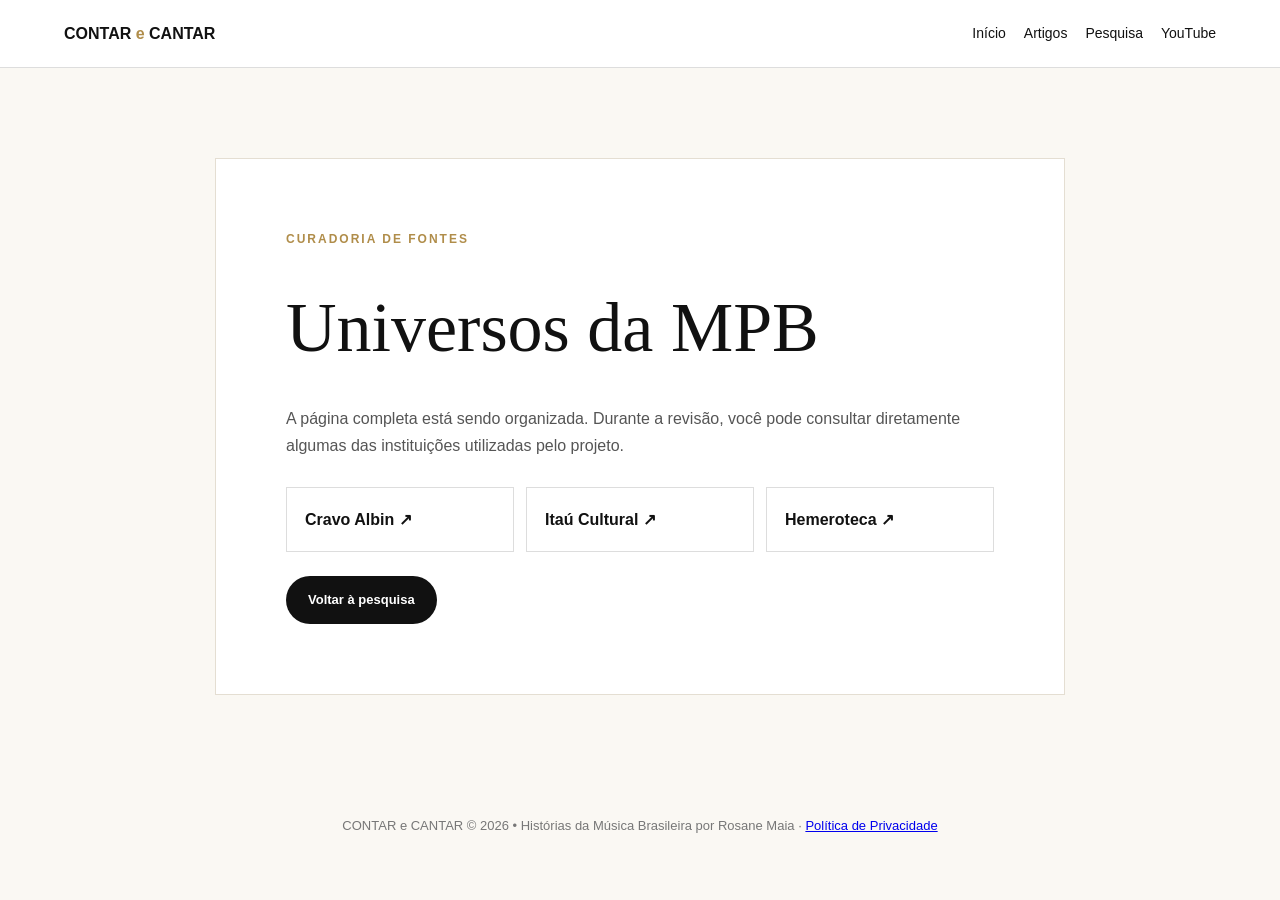
<file: universos.html>
<!DOCTYPE html>
<html lang="pt-BR">
<head>
  <meta charset="UTF-8">
  <meta name="viewport" content="width=device-width, initial-scale=1.0">
  <meta name="robots" content="noindex">
  <title>Universos da MPB — página em organização | CONTAR e CANTAR</title>
  <style>
    *{box-sizing:border-box}body{margin:0;color:#111;background:#faf8f3;font:16px/1.7 Arial,sans-serif}header{padding:20px 5%;display:flex;justify-content:space-between;align-items:center;border-bottom:1px solid #ddd;background:#fff}.logo{color:#111;text-decoration:none;font-weight:700}.logo span{color:#b08d4a}nav{display:flex;gap:18px;flex-wrap:wrap}nav a{color:#111;text-decoration:none;font-size:14px}main{min-height:70vh;padding:10vh 5%;display:grid;place-items:center}.card{width:min(850px,100%);padding:clamp(30px,7vw,70px);background:#fff;border:1px solid #e4ded2}.tag{color:#b08d4a;font-size:12px;font-weight:700;letter-spacing:2px;text-transform:uppercase}h1{font-family:Georgia,serif;font-size:clamp(38px,7vw,70px);font-weight:400;margin:18px 0}p{color:#555}.links{display:grid;grid-template-columns:repeat(3,1fr);gap:12px;margin-top:28px}.links a{padding:18px;border:1px solid #ddd;color:#111;text-decoration:none;font-weight:700}.button{display:inline-block;margin-top:24px;padding:13px 22px;border-radius:99px;background:#111;color:#fff;text-decoration:none;font-weight:700;font-size:13px}footer{text-align:center;padding:30px;color:#777;font-size:13px}@media(max-width:720px){header{align-items:flex-start;flex-direction:column;gap:14px}.links{grid-template-columns:1fr}nav{gap:12px}}
  </style>
</head>
<body>
  <header>
    <a class="logo" href="index.html">CONTAR <span>e</span> CANTAR</a>
    <nav aria-label="Menu principal">
      <a href="index.html">Início</a><a href="index.html#revista">Artigos</a><a href="index.html#pesquisa">Pesquisa</a><a href="index.html#youtube">YouTube</a>
    </nav>
  </header>
  <main>
    <section class="card">
      <div class="tag">Curadoria de fontes</div>
      <h1>Universos da MPB</h1>
      <p>A página completa está sendo organizada. Durante a revisão, você pode consultar diretamente algumas das instituições utilizadas pelo projeto.</p>
      <div class="links">
        <a href="https://dicionariompb.com.br" target="_blank" rel="noopener">Cravo Albin ↗</a>
        <a href="https://enciclopedia.itaucultural.org.br" target="_blank" rel="noopener">Itaú Cultural ↗</a>
        <a href="https://hemerotecadigital.bn.gov.br" target="_blank" rel="noopener">Hemeroteca ↗</a>
      </div>
      <a class="button" href="index.html#pesquisa">Voltar à pesquisa</a>
    </section>
  </main>
  <footer>CONTAR e CANTAR © 2026 • Histórias da Música Brasileira por Rosane Maia · <a href="politica-de-privacidade.html">Política de Privacidade</a></footer>
</body>
</html>
</file>
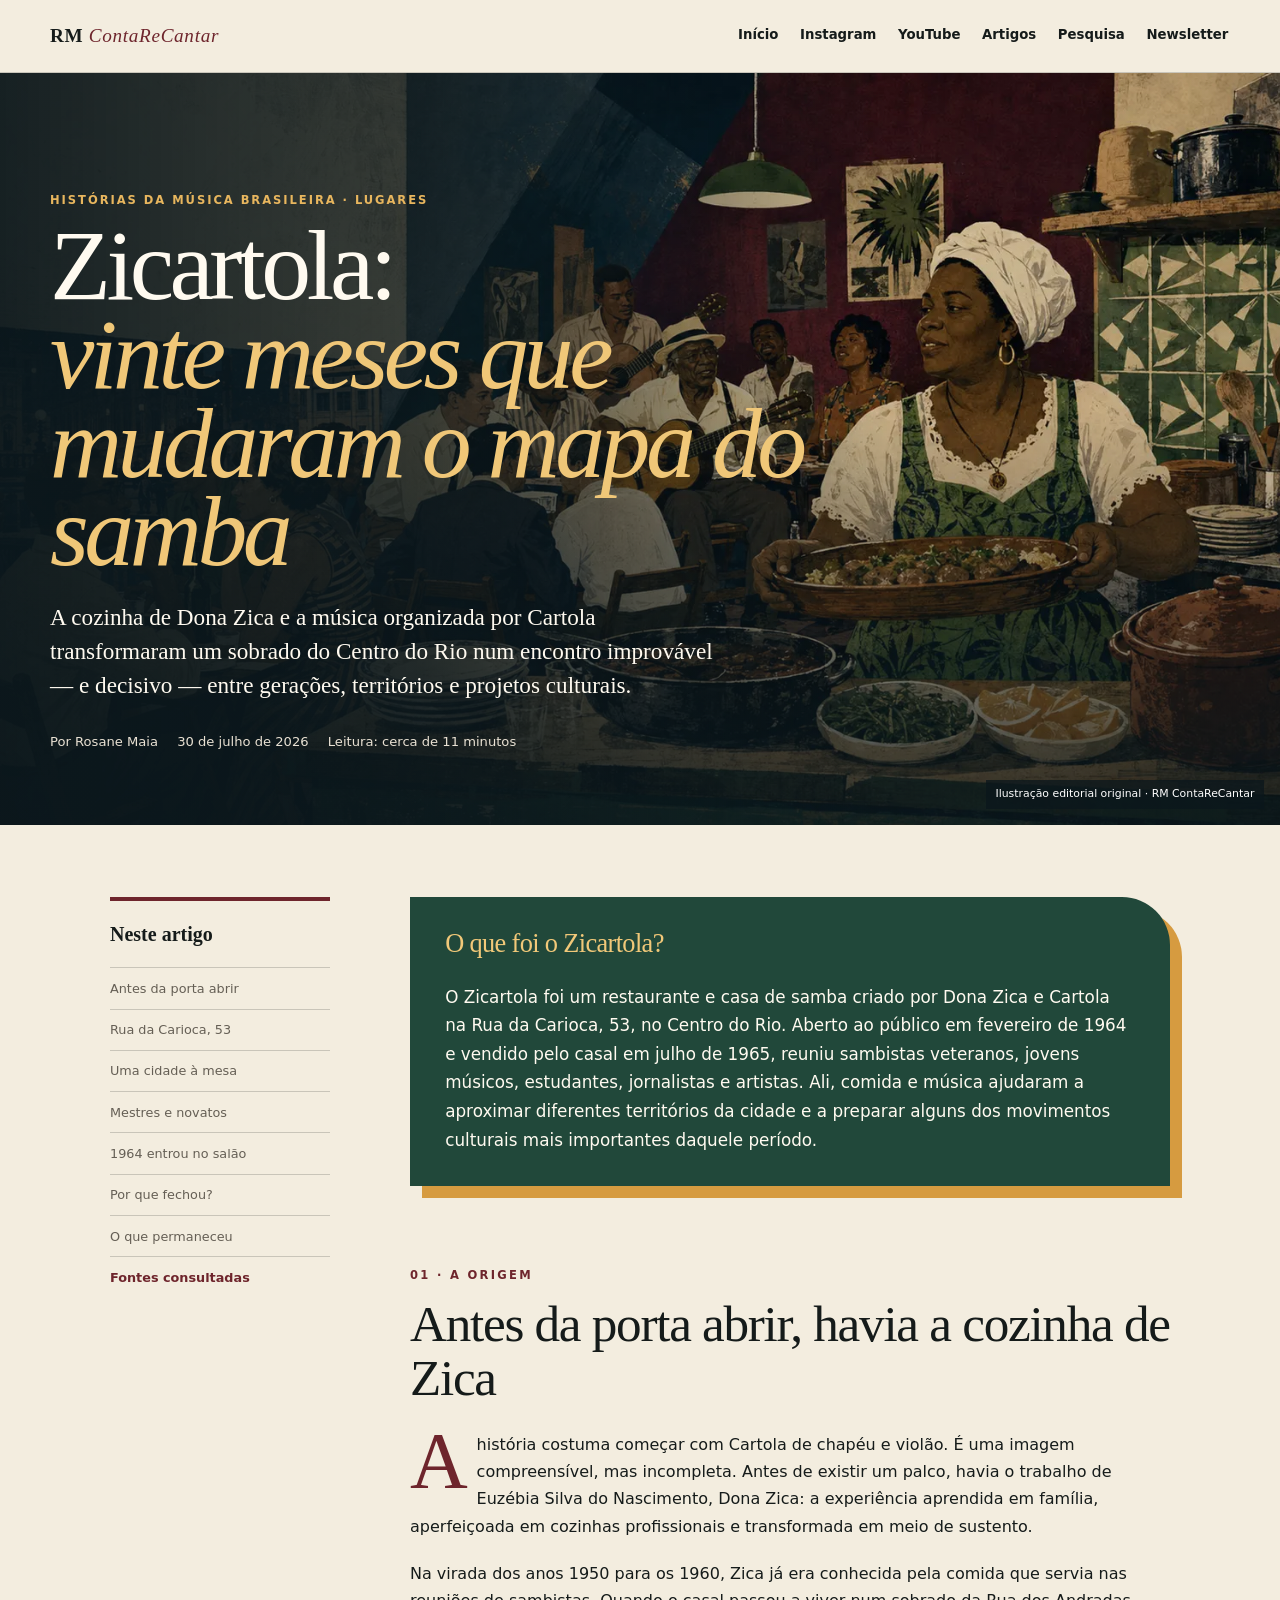
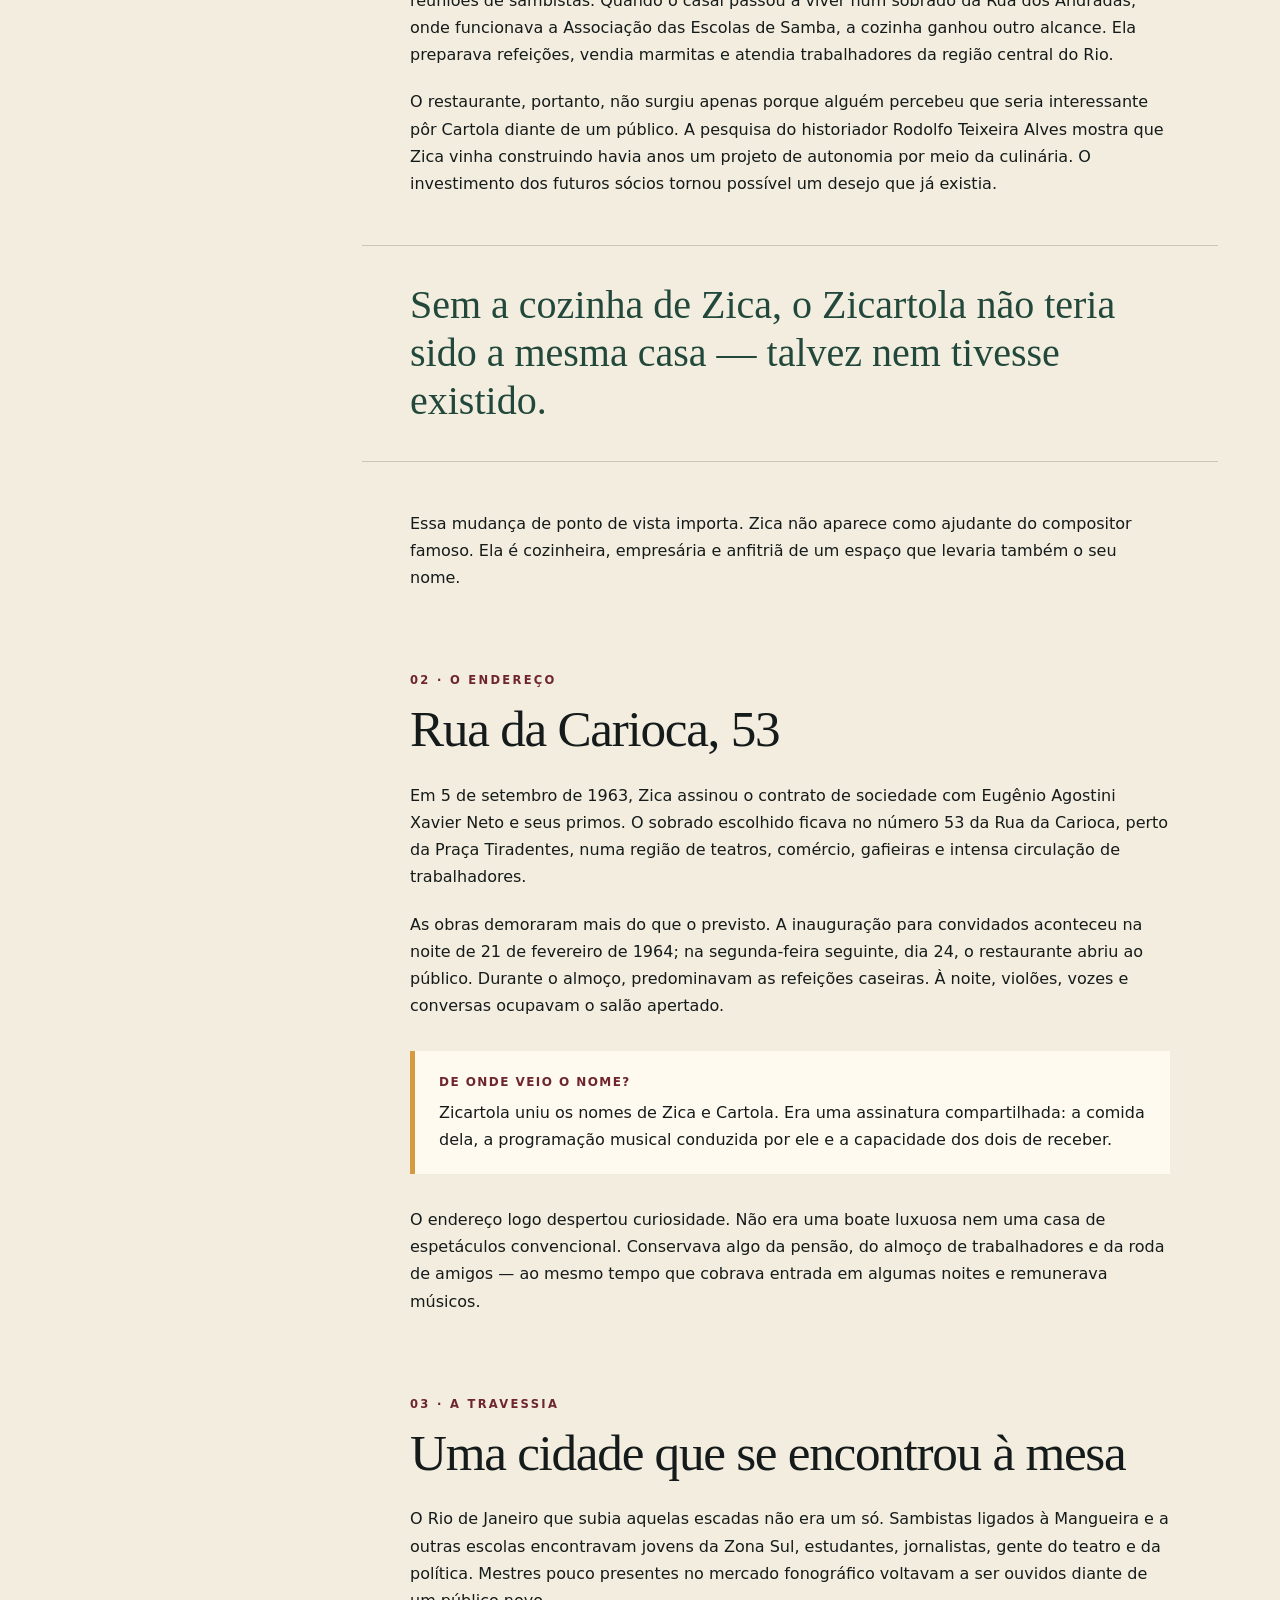
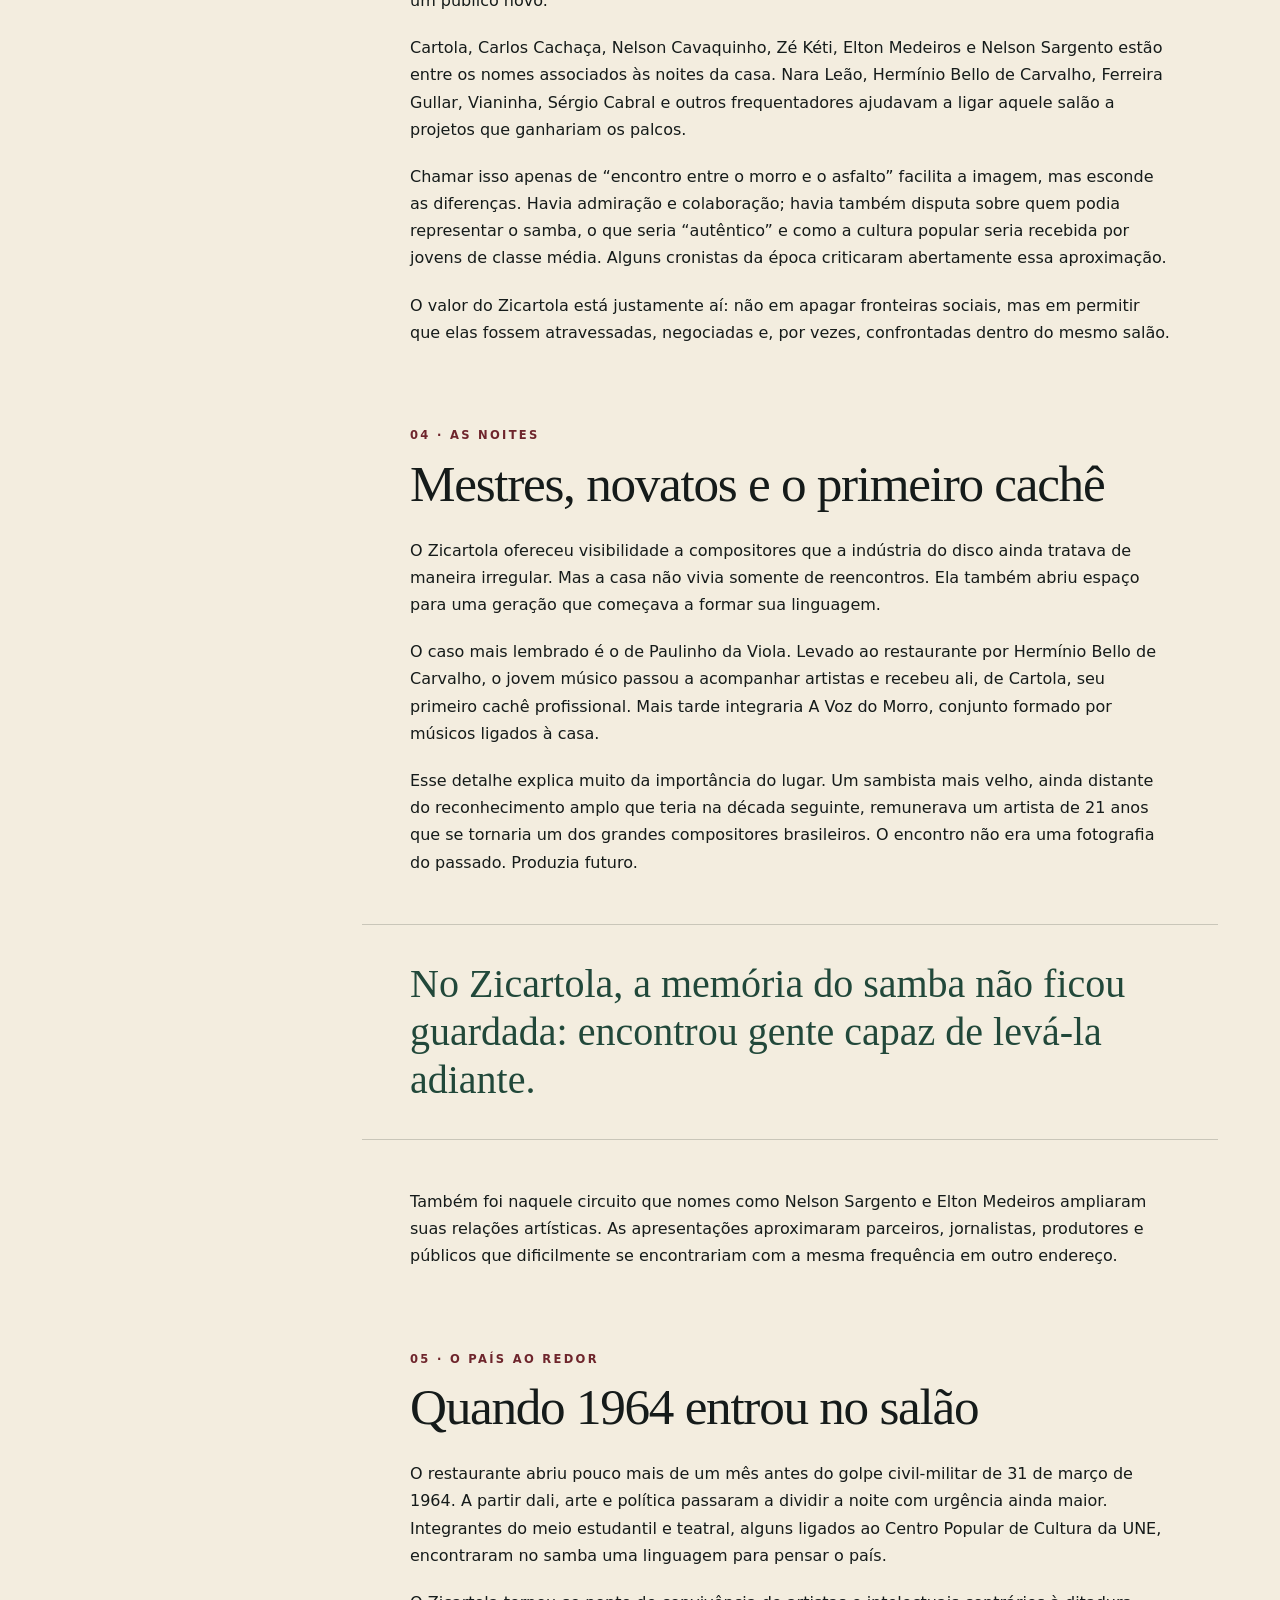
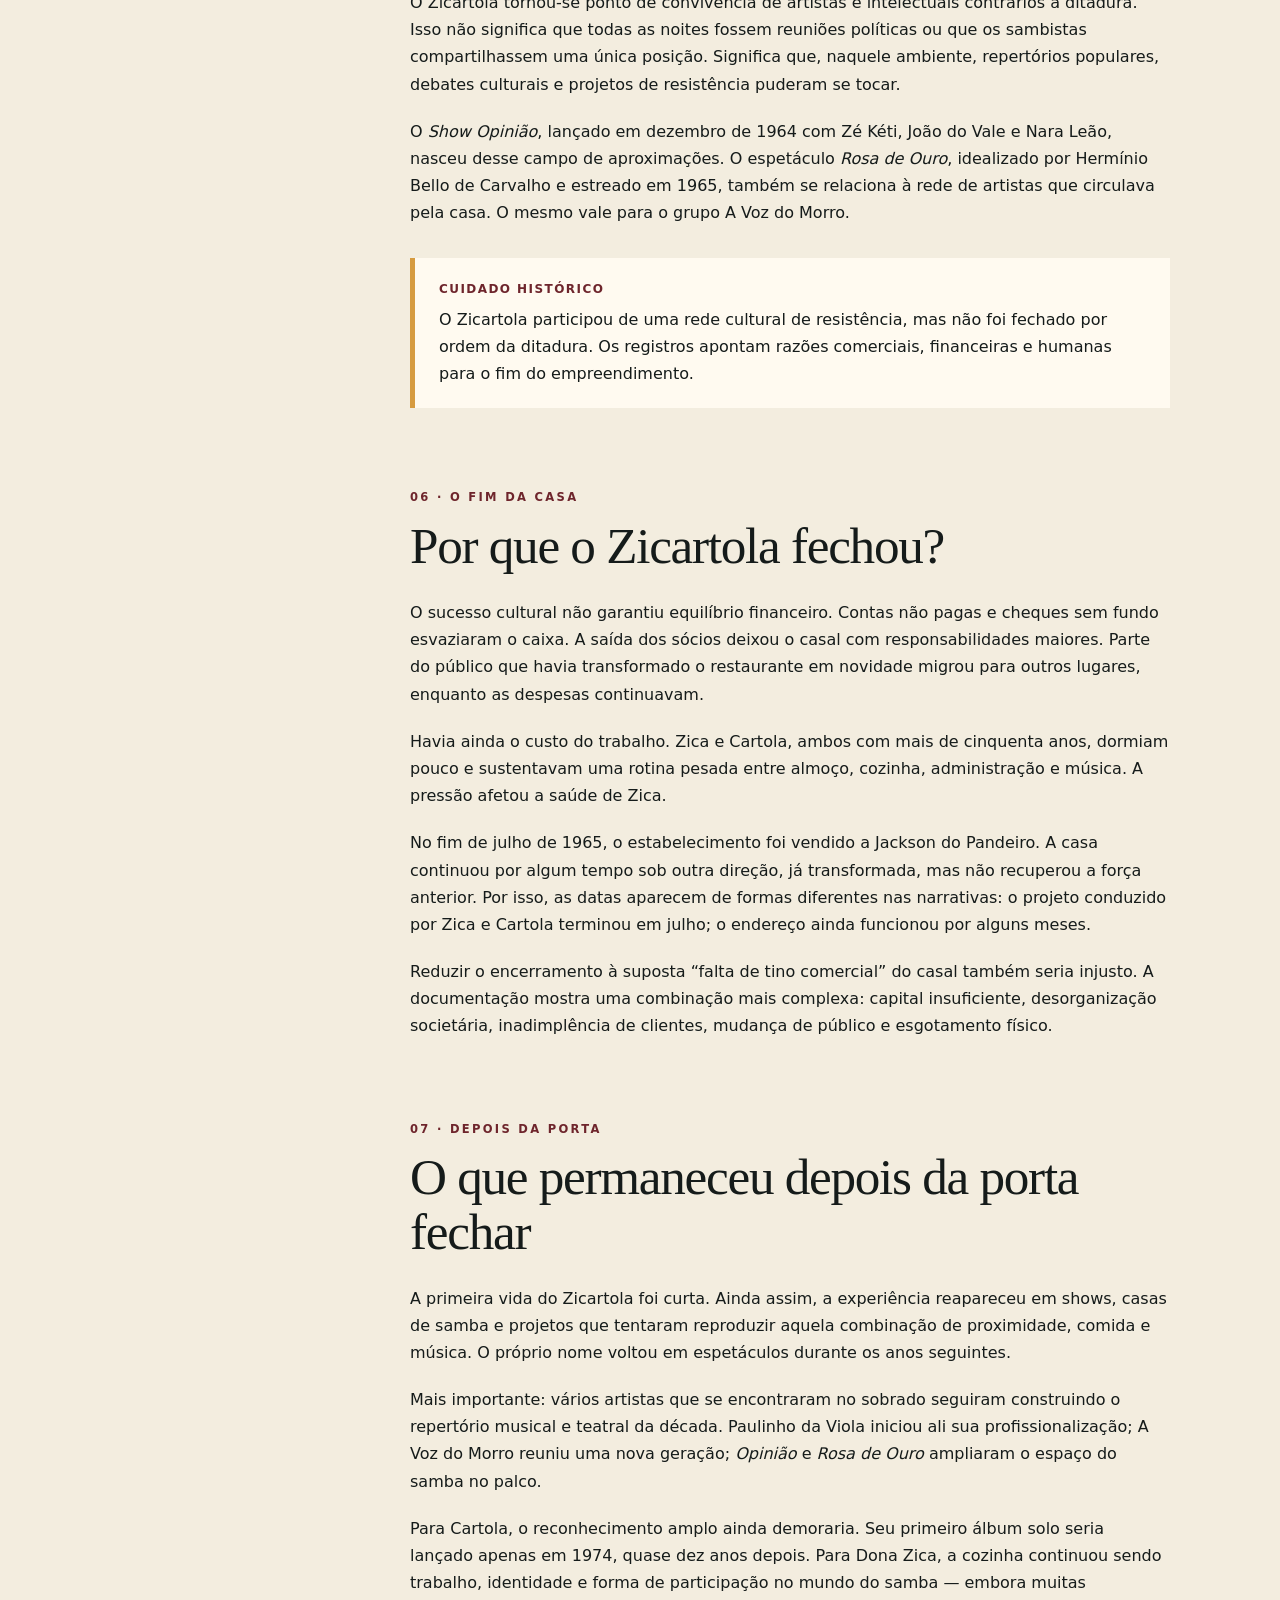
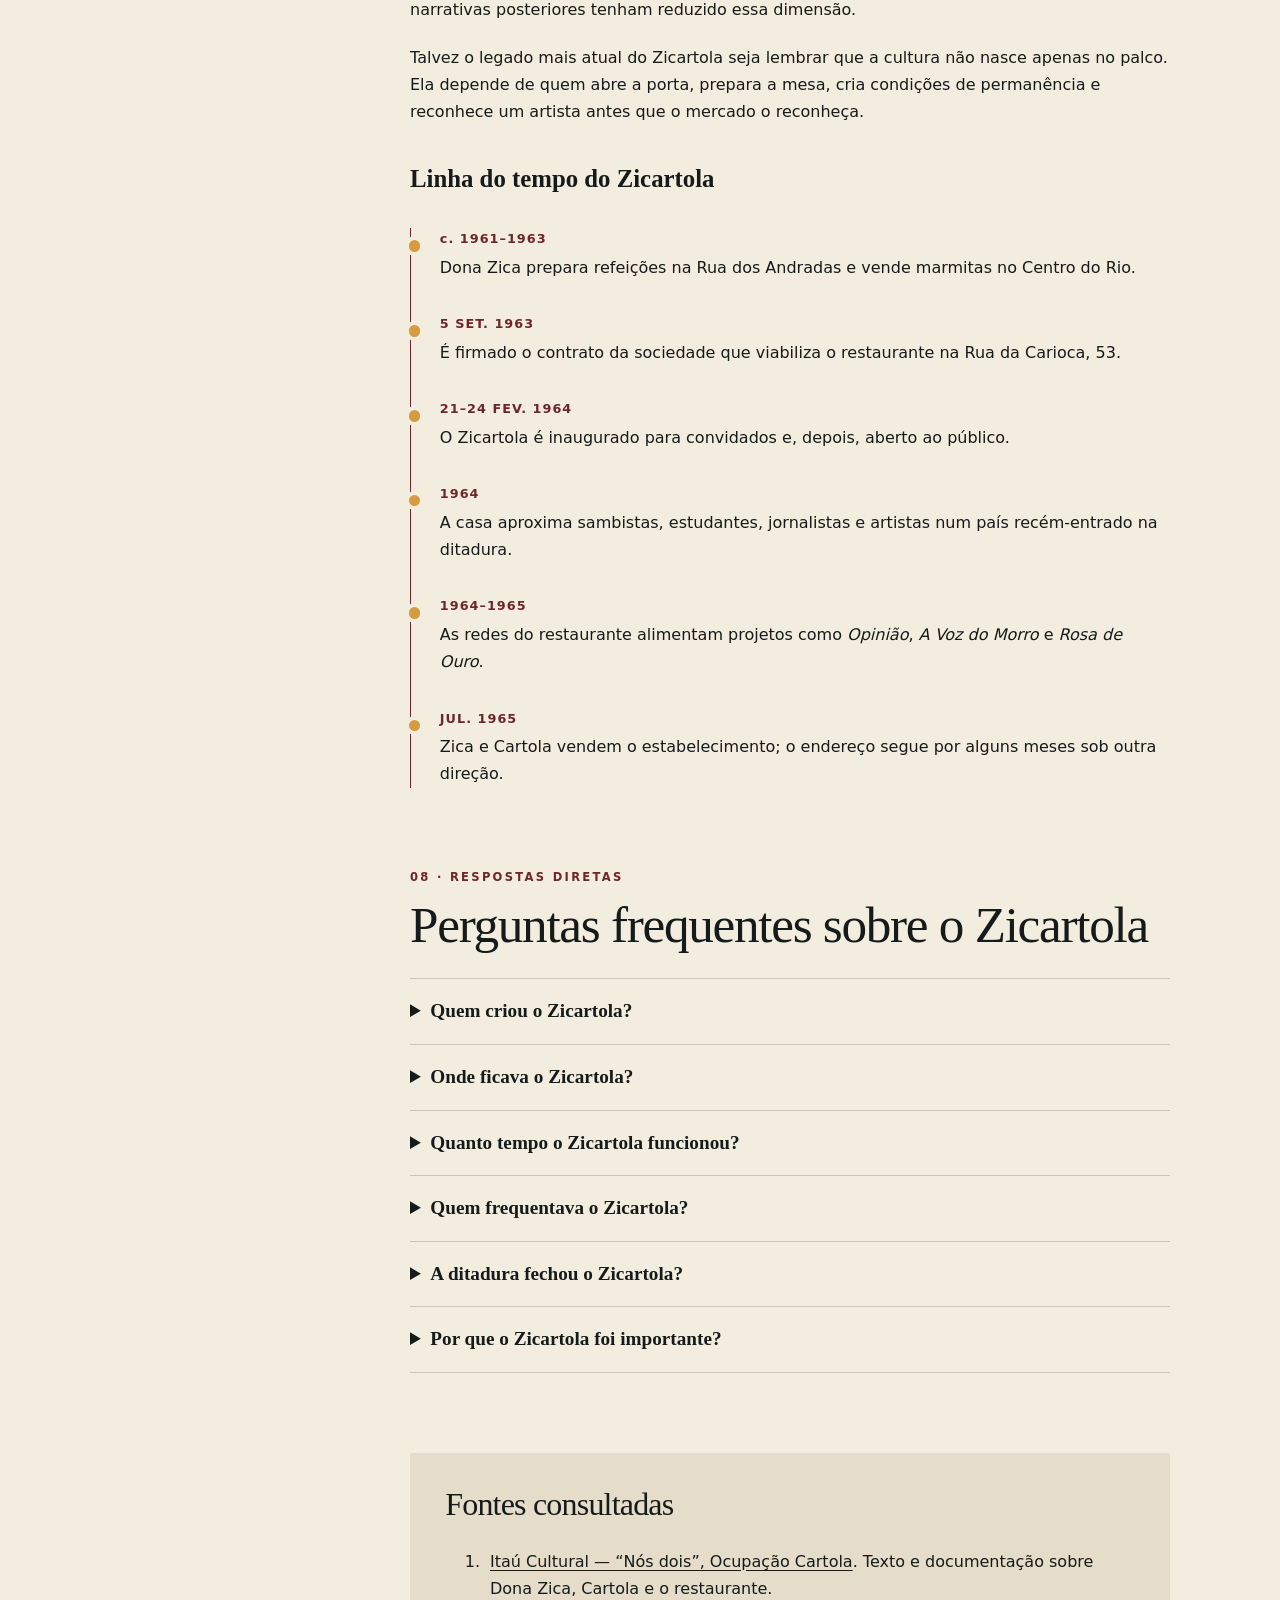
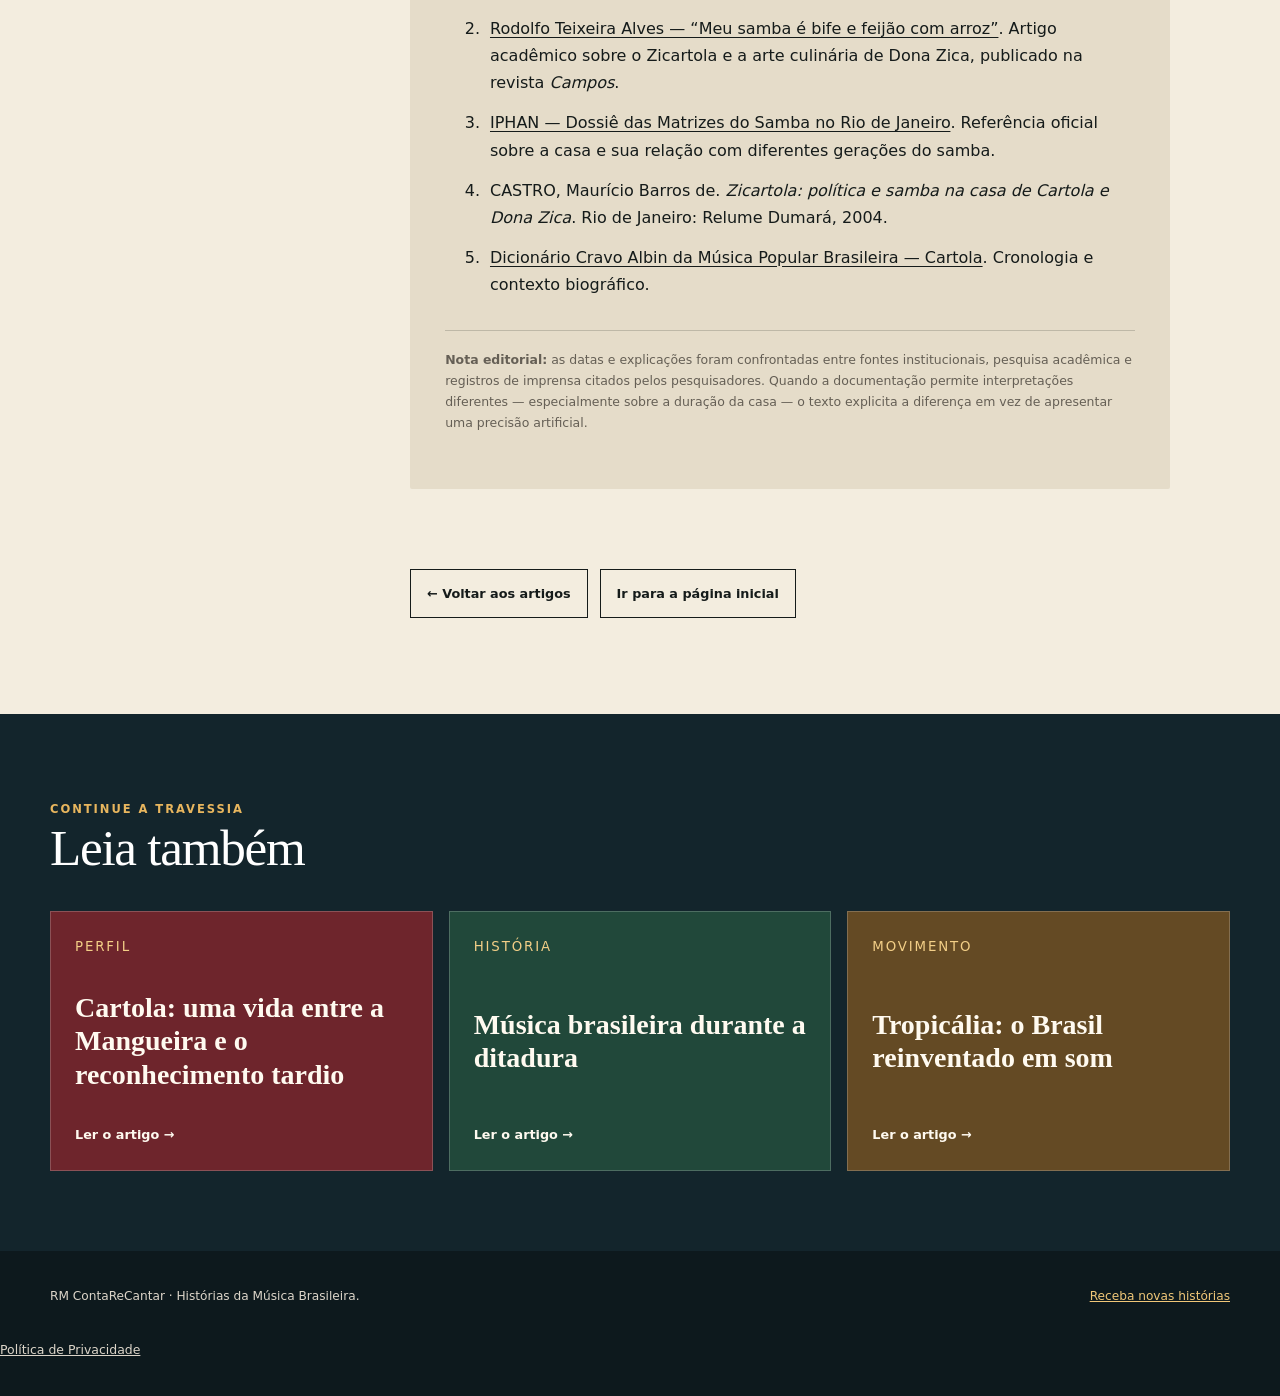
<file: zicartola.html>
<!doctype html>
<html lang="pt-BR">
<head>
  <meta charset="utf-8">
  <meta name="viewport" content="width=device-width, initial-scale=1">
  <title>O que foi o Zicartola? História do restaurante de Cartola e Dona Zica</title>
  <meta name="description" content="Conheça a história do Zicartola, restaurante de Dona Zica e Cartola que reuniu sambistas, artistas e estudantes no Rio entre 1964 e 1965.">
  <meta name="author" content="Rosane Maia">
  <meta name="robots" content="index,follow,max-image-preview:large">
  <link rel="canonical" href="https://rmcontarecantar.art.br/zicartola.html">
  <link rel="icon" href="favicon.svg" type="image/svg+xml">
  <link rel="preload" as="image" href="assets/images/zicartola-editorial.webp" type="image/webp" fetchpriority="high">

  <meta property="og:locale" content="pt_BR">
  <meta property="og:type" content="article">
  <meta property="og:site_name" content="RM ContaReCantar">
  <meta property="og:title" content="Zicartola: vinte meses que mudaram o mapa do samba">
  <meta property="og:description" content="A cozinha de Dona Zica e a música de Cartola fizeram de um sobrado no Centro do Rio um encontro decisivo para o samba brasileiro.">
  <meta property="og:url" content="https://rmcontarecantar.art.br/zicartola.html">
  <meta property="og:image" content="https://rmcontarecantar.art.br/assets/images/zicartola-og.jpg">
  <meta property="og:image:width" content="1200">
  <meta property="og:image:height" content="630">
  <meta property="og:image:alt" content="Ilustração editorial de uma noite de comida e samba no Zicartola">
  <meta property="article:published_time" content="2026-07-30T12:00:00-03:00">
  <meta property="article:modified_time" content="2026-07-30T12:00:00-03:00">
  <meta property="article:author" content="Rosane Maia">

  <meta name="twitter:card" content="summary_large_image">
  <meta name="twitter:title" content="Zicartola: vinte meses que mudaram o mapa do samba">
  <meta name="twitter:description" content="Dona Zica, Cartola e a casa que aproximou gerações, territórios e projetos culturais.">
  <meta name="twitter:image" content="https://rmcontarecantar.art.br/assets/images/zicartola-og.jpg">

  <script async src="https://www.googletagmanager.com/gtag/js?id=G-LFFVYB42R1"></script>
  <script>
    window.dataLayer = window.dataLayer || [];
    function gtag(){dataLayer.push(arguments);}
    gtag('js', new Date());
    gtag('config', 'G-LFFVYB42R1');
  </script>

  <script type="application/ld+json">
  {
    "@context": "https://schema.org",
    "@type": "Article",
    "headline": "Zicartola: vinte meses que mudaram o mapa do samba",
    "description": "A história do restaurante de Dona Zica e Cartola que reuniu diferentes gerações do samba no Centro do Rio.",
    "image": ["https://rmcontarecantar.art.br/assets/images/zicartola-og.jpg"],
    "datePublished": "2026-07-30T12:00:00-03:00",
    "dateModified": "2026-07-30T12:00:00-03:00",
    "inLanguage": "pt-BR",
    "author": {"@type": "Person", "name": "Rosane Maia"},
    "publisher": {
      "@type": "Organization",
      "name": "RM ContaReCantar",
      "url": "https://rmcontarecantar.art.br/"
    },
    "mainEntityOfPage": {
      "@type": "WebPage",
      "@id": "https://rmcontarecantar.art.br/zicartola.html"
    },
    "about": [
      {"@type": "Thing", "name": "Zicartola"},
      {"@type": "Person", "name": "Dona Zica"},
      {"@type": "Person", "name": "Cartola"},
      {"@type": "Thing", "name": "Samba brasileiro"}
    ]
  }
  </script>
  <script type="application/ld+json">
  {
    "@context": "https://schema.org",
    "@type": "BreadcrumbList",
    "itemListElement": [
      {"@type": "ListItem", "position": 1, "name": "Início", "item": "https://rmcontarecantar.art.br/"},
      {"@type": "ListItem", "position": 2, "name": "Artigos", "item": "https://rmcontarecantar.art.br/#artigos"},
      {"@type": "ListItem", "position": 3, "name": "Zicartola"}
    ]
  }
  </script>

  <style>
    :root{
      --ink:#151b1a; --paper:#f3eddf; --cream:#fffaf0; --wine:#6e252c;
      --green:#21483a; --ochre:#d69b40; --night:#13252c; --muted:#655f55;
      --line:rgba(21,27,26,.19); --serif:Georgia,"Times New Roman",serif;
      --sans:Inter,ui-sans-serif,system-ui,-apple-system,BlinkMacSystemFont,"Segoe UI",sans-serif;
    }
    *{box-sizing:border-box}
    html{scroll-behavior:smooth;scroll-padding-top:92px}
    body{margin:0;background:var(--paper);color:var(--ink);font-family:var(--sans);line-height:1.7}
    img{display:block;max-width:100%}
    a{color:inherit}
    a:focus-visible,button:focus-visible,summary:focus-visible{outline:3px solid var(--ochre);outline-offset:4px}
    .skip{position:fixed;left:1rem;top:-5rem;z-index:1000;background:var(--cream);padding:.7rem 1rem}
    .skip:focus{top:1rem}
    .site-header{position:sticky;top:0;z-index:50;background:rgba(243,237,223,.97);border-bottom:1px solid var(--line);backdrop-filter:blur(10px)}
    .nav{width:min(1180px,calc(100% - 32px));min-height:72px;margin:auto;display:flex;align-items:center;justify-content:space-between;gap:1.5rem}
    .brand{text-decoration:none;font-family:var(--serif);font-size:1.2rem;letter-spacing:.035em;font-weight:700}
    .brand span{color:var(--wine);font-style:italic;font-weight:400}
    .menu{display:flex;align-items:center;gap:1.15rem;font-size:.83rem;font-weight:700}
    .menu a{text-decoration:none;padding:.45rem .1rem;border-bottom:2px solid transparent}
    .menu a:hover{border-color:var(--wine)}
    .menu-toggle{display:none;border:1px solid var(--line);background:transparent;border-radius:50%;width:44px;height:44px;font-size:1.35rem}

    .hero{position:relative;min-height:680px;display:grid;align-items:end;overflow:hidden;background:var(--night)}
    .hero picture,.hero picture img,.hero::after{position:absolute;inset:0;width:100%;height:100%}
    .hero picture img{object-fit:cover;object-position:center}
    .hero::after{content:"";background:linear-gradient(90deg,rgba(11,23,28,.95) 0%,rgba(11,23,28,.8) 33%,rgba(11,23,28,.13) 69%),linear-gradient(0deg,rgba(11,23,28,.77),transparent 55%)}
    .hero-inner{position:relative;z-index:2;width:min(1180px,calc(100% - 32px));margin:0 auto;padding:7rem 0 4.5rem;color:#fffaf0}
    .eyebrow{text-transform:uppercase;letter-spacing:.17em;font-size:.72rem;font-weight:800;color:#e8b65e}
    h1{font-family:var(--serif);font-weight:500;font-size:clamp(3.2rem,7.8vw,7.4rem);line-height:.89;letter-spacing:-.045em;max-width:880px;margin:.6rem 0 1.5rem}
    h1 em{display:block;color:#f0c778;font-weight:400}
    .dek{max-width:680px;font-family:var(--serif);font-size:clamp(1.1rem,2vw,1.45rem);line-height:1.45;margin:0 0 1.8rem}
    .byline{display:flex;flex-wrap:wrap;gap:.4rem 1.2rem;font-size:.82rem;color:#e9e1d3}
    .credit{position:absolute;right:1rem;bottom:1rem;z-index:3;color:#fff;background:rgba(11,23,28,.76);padding:.35rem .6rem;font-size:.68rem}

    .mobile-toc{display:none;width:min(760px,calc(100% - 32px));margin:1.5rem auto 0;background:var(--cream);border:1px solid var(--line)}
    .mobile-toc summary{cursor:pointer;padding:1rem;font-weight:800}
    .mobile-toc ol{padding:0 1.4rem 1rem 2.7rem;margin:0}
    .mobile-toc a{text-decoration-thickness:1px;text-underline-offset:3px}

    .page{width:min(1180px,calc(100% - 32px));margin:0 auto;display:grid;grid-template-columns:220px minmax(0,760px);gap:80px;justify-content:center;padding:4.5rem 0 6rem}
    .toc{position:sticky;top:104px;align-self:start;border-top:4px solid var(--wine);padding-top:1rem}
    .toc strong{font-family:var(--serif);font-size:1.25rem}
    .toc ol{list-style:none;margin:1rem 0 0;padding:0}
    .toc li{border-top:1px solid var(--line)}
    .toc a{display:block;padding:.72rem 0;text-decoration:none;font-size:.8rem;line-height:1.35;color:var(--muted)}
    .toc a:hover,.toc a.active{color:var(--wine);font-weight:800}
    .article{min-width:0}
    .answer{margin:0 0 4rem;background:var(--green);color:var(--cream);padding:2rem 2.2rem;border-radius:0 48px 0 0;box-shadow:12px 12px 0 var(--ochre)}
    .answer h2{color:#f1c879;margin-top:0;font-size:1.65rem}
    .answer p{margin-bottom:0;font-size:1.05rem}
    .article section{margin:0 0 5rem}
    .section-number{display:block;color:var(--wine);font-size:.72rem;font-weight:900;letter-spacing:.2em;text-transform:uppercase;margin-bottom:.7rem}
    h2{font-family:var(--serif);font-size:clamp(2.15rem,4vw,3.5rem);font-weight:500;line-height:1.06;letter-spacing:-.025em;margin:0 0 1.6rem}
    h3{font-family:var(--serif);font-size:1.55rem;line-height:1.2;margin:2.4rem 0 1rem}
    p{margin:0 0 1.25rem}
    .lead:first-letter{float:left;font-family:var(--serif);font-size:5rem;line-height:.7;padding:.15rem .55rem 0 0;color:var(--wine)}
    .pullquote{margin:3rem -3rem;padding:2.2rem 3rem;border-top:1px solid var(--line);border-bottom:1px solid var(--line);font-family:var(--serif);font-size:clamp(1.65rem,3.2vw,2.5rem);line-height:1.2;color:var(--green)}
    .fact{border-left:5px solid var(--ochre);background:var(--cream);padding:1.3rem 1.5rem;margin:2rem 0}
    .fact strong{display:block;color:var(--wine);font-size:.75rem;text-transform:uppercase;letter-spacing:.12em;margin-bottom:.4rem}
    figure{margin:3rem 0}
    figcaption{font-size:.75rem;color:var(--muted);line-height:1.5;margin-top:.75rem}
    .timeline{border-left:1px solid var(--wine);margin:2.2rem 0;padding-left:1.8rem}
    .moment{position:relative;margin:0 0 2rem}
    .moment::before{content:"";position:absolute;left:-2.2rem;top:.5rem;width:.7rem;height:.7rem;background:var(--ochre);border:4px solid var(--paper);border-radius:50%}
    .moment time{display:block;color:var(--wine);font-weight:900;font-size:.8rem;letter-spacing:.08em}
    .moment p{margin:.25rem 0}
    .faq details{border-top:1px solid var(--line);padding:1rem 0}
    .faq details:last-child{border-bottom:1px solid var(--line)}
    .faq summary{cursor:pointer;font-family:var(--serif);font-size:1.2rem;font-weight:700}
    .faq details p{margin:1rem 0 .4rem;color:#393b36}
    .sources{background:#e5dcc9;padding:2.2rem;border-radius:2px}
    .sources h2{font-size:2rem}
    .sources li{margin:.8rem 0;padding-left:.3rem}
    .sources a{text-underline-offset:3px}
    .editor-note{font-size:.78rem;color:var(--muted);border-top:1px solid var(--line);padding-top:1.1rem;margin-top:2rem}

    .related{background:var(--night);color:var(--cream);padding:5rem 0}
    .related-inner{width:min(1180px,calc(100% - 32px));margin:auto}
    .related h2{color:#fff;margin-bottom:2.2rem}
    .cards{display:grid;grid-template-columns:repeat(3,1fr);gap:1rem}
    .card{min-height:260px;border:1px solid rgba(255,255,255,.2);padding:1.5rem;display:flex;flex-direction:column;justify-content:space-between;text-decoration:none;transition:.25s}
    .card:nth-child(1){background:var(--wine)}
    .card:nth-child(2){background:var(--green)}
    .card:nth-child(3){background:#644a24}
    .card:hover{transform:translateY(-6px);border-color:#f0c778}
    .card small{text-transform:uppercase;letter-spacing:.14em;color:#f3cf87}
    .card h3{font-size:1.75rem;margin:1rem 0}
    .card span{font-size:.8rem;font-weight:800}
    .article-actions{display:flex;gap:.75rem;flex-wrap:wrap;margin-top:2rem}
    .button{display:inline-flex;align-items:center;justify-content:center;padding:.8rem 1rem;border:1px solid currentColor;text-decoration:none;font-size:.8rem;font-weight:800}
    .button:hover{background:var(--ink);color:var(--cream)}
    footer{background:#0d191d;color:#dcd5c9;padding:2.2rem 0}
    .footer-inner{width:min(1180px,calc(100% - 32px));margin:auto;display:flex;justify-content:space-between;gap:2rem;font-size:.76rem}
    .footer-inner a{color:#f0c778}

    @media(max-width:900px){
      .menu-toggle{display:block}
      .menu{display:none;position:absolute;left:0;right:0;top:72px;background:var(--paper);padding:1rem 16px 1.4rem;border-bottom:1px solid var(--line);flex-direction:column;align-items:flex-start}
      .menu.open{display:flex}
      .hero{min-height:720px}
      .hero::after{background:linear-gradient(0deg,rgba(11,23,28,.96) 0%,rgba(11,23,28,.74) 58%,rgba(11,23,28,.16) 100%)}
      .hero picture img{object-position:64% center}
      .hero-inner{padding-bottom:4rem}
      .mobile-toc{display:block}
      .page{display:block;padding-top:3rem}
      .toc{display:none}
      .pullquote{margin:3rem 0;padding:2rem 0}
      .cards{grid-template-columns:1fr}
    }
    @media(max-width:560px){
      .brand{font-size:1rem}
      h1{font-size:clamp(3rem,16vw,4.5rem)}
      .hero{min-height:680px}
      .hero-inner{padding-top:5rem}
      .answer{padding:1.5rem;box-shadow:8px 8px 0 var(--ochre)}
      .article section{margin-bottom:4rem}
      .sources{padding:1.5rem}
      .footer-inner{display:block}
    }
    @media(prefers-reduced-motion:reduce){
      html{scroll-behavior:auto}
      *,*::before,*::after{animation-duration:.01ms!important;transition-duration:.01ms!important}
    }
    @media print{
      .site-header,.toc,.mobile-toc,.related,.article-actions,footer{display:none!important}
      .hero{min-height:auto;background:none;color:#000}
      .hero picture,.hero::after,.credit{display:none}
      .hero-inner{color:#000;padding:2rem 0}
      .page{display:block;padding:2rem 0;width:100%}
      body{background:#fff}
    }
  </style>
  <!-- Google AdSense -->
  <script async src="https://pagead2.googlesyndication.com/pagead/js/adsbygoogle.js?client=ca-pub-9264164526699747" crossorigin="anonymous"></script>
</head>
<body>
  <a class="skip" href="#conteudo">Pular para o conteúdo</a>

  <header class="site-header">
    <nav class="nav" aria-label="Navegação principal">
      <a class="brand" href="index.html">RM <span>ContaReCantar</span></a>
      <button class="menu-toggle" type="button" aria-expanded="false" aria-controls="menu" aria-label="Abrir menu">☰</button>
      <div class="menu" id="menu">
        <a href="index.html">Início</a>
        <a href="index.html#instagram">Instagram</a>
        <a href="index.html#youtube">YouTube</a>
        <a href="index.html#artigos" aria-current="page">Artigos</a>
        <a href="index.html#pesquisa">Pesquisa</a>
        <a href="index.html#newsletter">Newsletter</a>
      </div>
    </nav>
  </header>

  <main id="conteudo">
    <article>
      <header class="hero">
        <picture>
          <source srcset="assets/images/zicartola-editorial.webp" type="image/webp">
          <img src="assets/images/zicartola-editorial.jpg" width="1600" height="878" alt="Ilustração de Dona Zica servindo comida enquanto músicos e frequentadores participam de uma roda de samba no Zicartola" fetchpriority="high">
        </picture>
        <div class="hero-inner">
          <span class="eyebrow">Histórias da música brasileira · Lugares</span>
          <h1>Zicartola: <em>vinte meses que mudaram o mapa do samba</em></h1>
          <p class="dek">A cozinha de Dona Zica e a música organizada por Cartola transformaram um sobrado do Centro do Rio num encontro improvável — e decisivo — entre gerações, territórios e projetos culturais.</p>
          <div class="byline">
            <span>Por Rosane Maia</span>
            <span>30 de julho de 2026</span>
            <span>Leitura: cerca de 11 minutos</span>
          </div>
        </div>
        <span class="credit">Ilustração editorial original · RM ContaReCantar</span>
      </header>

      <details class="mobile-toc">
        <summary>Neste artigo</summary>
        <ol>
          <li><a href="#antes-da-porta">Antes da porta abrir</a></li>
          <li><a href="#rua-da-carioca">Rua da Carioca, 53</a></li>
          <li><a href="#encontro">Uma cidade à mesa</a></li>
          <li><a href="#palco">Mestres e novatos</a></li>
          <li><a href="#politica">Quando 1964 entrou no salão</a></li>
          <li><a href="#fechamento">Por que fechou?</a></li>
          <li><a href="#legado">O que permaneceu</a></li>
          <li><a href="#fontes">Fontes consultadas</a></li>
        </ol>
      </details>

      <div class="page">
        <aside class="toc" aria-label="Navegação deste artigo">
          <strong>Neste artigo</strong>
          <ol>
            <li><a href="#antes-da-porta">Antes da porta abrir</a></li>
            <li><a href="#rua-da-carioca">Rua da Carioca, 53</a></li>
            <li><a href="#encontro">Uma cidade à mesa</a></li>
            <li><a href="#palco">Mestres e novatos</a></li>
            <li><a href="#politica">1964 entrou no salão</a></li>
            <li><a href="#fechamento">Por que fechou?</a></li>
            <li><a href="#legado">O que permaneceu</a></li>
            <li><a href="#fontes">Fontes consultadas</a></li>
          </ol>
        </aside>

        <div class="article">
          <section class="answer" aria-labelledby="resposta">
            <h2 id="resposta">O que foi o Zicartola?</h2>
            <p>O Zicartola foi um restaurante e casa de samba criado por Dona Zica e Cartola na Rua da Carioca, 53, no Centro do Rio. Aberto ao público em fevereiro de 1964 e vendido pelo casal em julho de 1965, reuniu sambistas veteranos, jovens músicos, estudantes, jornalistas e artistas. Ali, comida e música ajudaram a aproximar diferentes territórios da cidade e a preparar alguns dos movimentos culturais mais importantes daquele período.</p>
          </section>

          <section id="antes-da-porta">
            <span class="section-number">01 · A origem</span>
            <h2>Antes da porta abrir, havia a cozinha de Zica</h2>
            <p class="lead">A história costuma começar com Cartola de chapéu e violão. É uma imagem compreensível, mas incompleta. Antes de existir um palco, havia o trabalho de Euzébia Silva do Nascimento, Dona Zica: a experiência aprendida em família, aperfeiçoada em cozinhas profissionais e transformada em meio de sustento.</p>
            <p>Na virada dos anos 1950 para os 1960, Zica já era conhecida pela comida que servia nas reuniões de sambistas. Quando o casal passou a viver num sobrado da Rua dos Andradas, onde funcionava a Associação das Escolas de Samba, a cozinha ganhou outro alcance. Ela preparava refeições, vendia marmitas e atendia trabalhadores da região central do Rio.</p>
            <p>O restaurante, portanto, não surgiu apenas porque alguém percebeu que seria interessante pôr Cartola diante de um público. A pesquisa do historiador Rodolfo Teixeira Alves mostra que Zica vinha construindo havia anos um projeto de autonomia por meio da culinária. O investimento dos futuros sócios tornou possível um desejo que já existia.</p>
            <div class="pullquote">Sem a cozinha de Zica, o Zicartola não teria sido a mesma casa — talvez nem tivesse existido.</div>
            <p>Essa mudança de ponto de vista importa. Zica não aparece como ajudante do compositor famoso. Ela é cozinheira, empresária e anfitriã de um espaço que levaria também o seu nome.</p>
          </section>

          <section id="rua-da-carioca">
            <span class="section-number">02 · O endereço</span>
            <h2>Rua da Carioca, 53</h2>
            <p>Em 5 de setembro de 1963, Zica assinou o contrato de sociedade com Eugênio Agostini Xavier Neto e seus primos. O sobrado escolhido ficava no número 53 da Rua da Carioca, perto da Praça Tiradentes, numa região de teatros, comércio, gafieiras e intensa circulação de trabalhadores.</p>
            <p>As obras demoraram mais do que o previsto. A inauguração para convidados aconteceu na noite de 21 de fevereiro de 1964; na segunda-feira seguinte, dia 24, o restaurante abriu ao público. Durante o almoço, predominavam as refeições caseiras. À noite, violões, vozes e conversas ocupavam o salão apertado.</p>
            <div class="fact">
              <strong>De onde veio o nome?</strong>
              Zicartola uniu os nomes de Zica e Cartola. Era uma assinatura compartilhada: a comida dela, a programação musical conduzida por ele e a capacidade dos dois de receber.
            </div>
            <p>O endereço logo despertou curiosidade. Não era uma boate luxuosa nem uma casa de espetáculos convencional. Conservava algo da pensão, do almoço de trabalhadores e da roda de amigos — ao mesmo tempo que cobrava entrada em algumas noites e remunerava músicos.</p>
          </section>

          <section id="encontro">
            <span class="section-number">03 · A travessia</span>
            <h2>Uma cidade que se encontrou à mesa</h2>
            <p>O Rio de Janeiro que subia aquelas escadas não era um só. Sambistas ligados à Mangueira e a outras escolas encontravam jovens da Zona Sul, estudantes, jornalistas, gente do teatro e da política. Mestres pouco presentes no mercado fonográfico voltavam a ser ouvidos diante de um público novo.</p>
            <p>Cartola, Carlos Cachaça, Nelson Cavaquinho, Zé Kéti, Elton Medeiros e Nelson Sargento estão entre os nomes associados às noites da casa. Nara Leão, Hermínio Bello de Carvalho, Ferreira Gullar, Vianinha, Sérgio Cabral e outros frequentadores ajudavam a ligar aquele salão a projetos que ganhariam os palcos.</p>
            <p>Chamar isso apenas de “encontro entre o morro e o asfalto” facilita a imagem, mas esconde as diferenças. Havia admiração e colaboração; havia também disputa sobre quem podia representar o samba, o que seria “autêntico” e como a cultura popular seria recebida por jovens de classe média. Alguns cronistas da época criticaram abertamente essa aproximação.</p>
            <p>O valor do Zicartola está justamente aí: não em apagar fronteiras sociais, mas em permitir que elas fossem atravessadas, negociadas e, por vezes, confrontadas dentro do mesmo salão.</p>
          </section>

          <section id="palco">
            <span class="section-number">04 · As noites</span>
            <h2>Mestres, novatos e o primeiro cachê</h2>
            <p>O Zicartola ofereceu visibilidade a compositores que a indústria do disco ainda tratava de maneira irregular. Mas a casa não vivia somente de reencontros. Ela também abriu espaço para uma geração que começava a formar sua linguagem.</p>
            <p>O caso mais lembrado é o de Paulinho da Viola. Levado ao restaurante por Hermínio Bello de Carvalho, o jovem músico passou a acompanhar artistas e recebeu ali, de Cartola, seu primeiro cachê profissional. Mais tarde integraria A Voz do Morro, conjunto formado por músicos ligados à casa.</p>
            <p>Esse detalhe explica muito da importância do lugar. Um sambista mais velho, ainda distante do reconhecimento amplo que teria na década seguinte, remunerava um artista de 21 anos que se tornaria um dos grandes compositores brasileiros. O encontro não era uma fotografia do passado. Produzia futuro.</p>
            <div class="pullquote">No Zicartola, a memória do samba não ficou guardada: encontrou gente capaz de levá-la adiante.</div>
            <p>Também foi naquele circuito que nomes como Nelson Sargento e Elton Medeiros ampliaram suas relações artísticas. As apresentações aproximaram parceiros, jornalistas, produtores e públicos que dificilmente se encontrariam com a mesma frequência em outro endereço.</p>
          </section>

          <section id="politica">
            <span class="section-number">05 · O país ao redor</span>
            <h2>Quando 1964 entrou no salão</h2>
            <p>O restaurante abriu pouco mais de um mês antes do golpe civil-militar de 31 de março de 1964. A partir dali, arte e política passaram a dividir a noite com urgência ainda maior. Integrantes do meio estudantil e teatral, alguns ligados ao Centro Popular de Cultura da UNE, encontraram no samba uma linguagem para pensar o país.</p>
            <p>O Zicartola tornou-se ponto de convivência de artistas e intelectuais contrários à ditadura. Isso não significa que todas as noites fossem reuniões políticas ou que os sambistas compartilhassem uma única posição. Significa que, naquele ambiente, repertórios populares, debates culturais e projetos de resistência puderam se tocar.</p>
            <p>O <em>Show Opinião</em>, lançado em dezembro de 1964 com Zé Kéti, João do Vale e Nara Leão, nasceu desse campo de aproximações. O espetáculo <em>Rosa de Ouro</em>, idealizado por Hermínio Bello de Carvalho e estreado em 1965, também se relaciona à rede de artistas que circulava pela casa. O mesmo vale para o grupo A Voz do Morro.</p>
            <div class="fact">
              <strong>Cuidado histórico</strong>
              O Zicartola participou de uma rede cultural de resistência, mas não foi fechado por ordem da ditadura. Os registros apontam razões comerciais, financeiras e humanas para o fim do empreendimento.
            </div>
          </section>

          <section id="fechamento">
            <span class="section-number">06 · O fim da casa</span>
            <h2>Por que o Zicartola fechou?</h2>
            <p>O sucesso cultural não garantiu equilíbrio financeiro. Contas não pagas e cheques sem fundo esvaziaram o caixa. A saída dos sócios deixou o casal com responsabilidades maiores. Parte do público que havia transformado o restaurante em novidade migrou para outros lugares, enquanto as despesas continuavam.</p>
            <p>Havia ainda o custo do trabalho. Zica e Cartola, ambos com mais de cinquenta anos, dormiam pouco e sustentavam uma rotina pesada entre almoço, cozinha, administração e música. A pressão afetou a saúde de Zica.</p>
            <p>No fim de julho de 1965, o estabelecimento foi vendido a Jackson do Pandeiro. A casa continuou por algum tempo sob outra direção, já transformada, mas não recuperou a força anterior. Por isso, as datas aparecem de formas diferentes nas narrativas: o projeto conduzido por Zica e Cartola terminou em julho; o endereço ainda funcionou por alguns meses.</p>
            <p>Reduzir o encerramento à suposta “falta de tino comercial” do casal também seria injusto. A documentação mostra uma combinação mais complexa: capital insuficiente, desorganização societária, inadimplência de clientes, mudança de público e esgotamento físico.</p>
          </section>

          <section id="legado">
            <span class="section-number">07 · Depois da porta</span>
            <h2>O que permaneceu depois da porta fechar</h2>
            <p>A primeira vida do Zicartola foi curta. Ainda assim, a experiência reapareceu em shows, casas de samba e projetos que tentaram reproduzir aquela combinação de proximidade, comida e música. O próprio nome voltou em espetáculos durante os anos seguintes.</p>
            <p>Mais importante: vários artistas que se encontraram no sobrado seguiram construindo o repertório musical e teatral da década. Paulinho da Viola iniciou ali sua profissionalização; A Voz do Morro reuniu uma nova geração; <em>Opinião</em> e <em>Rosa de Ouro</em> ampliaram o espaço do samba no palco.</p>
            <p>Para Cartola, o reconhecimento amplo ainda demoraria. Seu primeiro álbum solo seria lançado apenas em 1974, quase dez anos depois. Para Dona Zica, a cozinha continuou sendo trabalho, identidade e forma de participação no mundo do samba — embora muitas narrativas posteriores tenham reduzido essa dimensão.</p>
            <p>Talvez o legado mais atual do Zicartola seja lembrar que a cultura não nasce apenas no palco. Ela depende de quem abre a porta, prepara a mesa, cria condições de permanência e reconhece um artista antes que o mercado o reconheça.</p>

            <h3>Linha do tempo do Zicartola</h3>
            <div class="timeline">
              <div class="moment"><time>c. 1961–1963</time><p>Dona Zica prepara refeições na Rua dos Andradas e vende marmitas no Centro do Rio.</p></div>
              <div class="moment"><time>5 SET. 1963</time><p>É firmado o contrato da sociedade que viabiliza o restaurante na Rua da Carioca, 53.</p></div>
              <div class="moment"><time>21–24 FEV. 1964</time><p>O Zicartola é inaugurado para convidados e, depois, aberto ao público.</p></div>
              <div class="moment"><time>1964</time><p>A casa aproxima sambistas, estudantes, jornalistas e artistas num país recém-entrado na ditadura.</p></div>
              <div class="moment"><time>1964–1965</time><p>As redes do restaurante alimentam projetos como <em>Opinião</em>, <em>A Voz do Morro</em> e <em>Rosa de Ouro</em>.</p></div>
              <div class="moment"><time>JUL. 1965</time><p>Zica e Cartola vendem o estabelecimento; o endereço segue por alguns meses sob outra direção.</p></div>
            </div>
          </section>

          <section class="faq" aria-labelledby="perguntas">
            <span class="section-number">08 · Respostas diretas</span>
            <h2 id="perguntas">Perguntas frequentes sobre o Zicartola</h2>
            <details>
              <summary>Quem criou o Zicartola?</summary>
              <p>O restaurante foi criado por Dona Zica e Cartola, com investimento inicial de Eugênio Agostini Xavier Neto e seus primos. A pesquisa histórica mostra que o projeto de viver profissionalmente da culinária já vinha sendo amadurecido por Zica antes da sociedade.</p>
            </details>
            <details>
              <summary>Onde ficava o Zicartola?</summary>
              <p>Na Rua da Carioca, número 53, no Centro do Rio de Janeiro, perto da Praça Tiradentes.</p>
            </details>
            <details>
              <summary>Quanto tempo o Zicartola funcionou?</summary>
              <p>A casa de Zica e Cartola abriu ao público em 24 de fevereiro de 1964 e foi vendida no fim de julho de 1965 — cerca de dezessete meses. O estabelecimento continuou por mais algum tempo sob nova direção; daí a referência frequente ao período geral de 1963 a 1965 ou a aproximadamente vinte meses.</p>
            </details>
            <details>
              <summary>Quem frequentava o Zicartola?</summary>
              <p>Sambistas como Carlos Cachaça, Nelson Cavaquinho, Nelson Sargento, Zé Kéti e Elton Medeiros conviveram ali com jovens músicos, estudantes, jornalistas, intelectuais e artistas de teatro. Paulinho da Viola recebeu na casa seu primeiro cachê profissional.</p>
            </details>
            <details>
              <summary>A ditadura fechou o Zicartola?</summary>
              <p>Não há indicação de fechamento por ordem do regime. O Zicartola foi um espaço importante de articulação cultural no começo da ditadura, mas seu encerramento decorreu principalmente de problemas financeiros e societários, mudança do público e exaustão de Zica e Cartola.</p>
            </details>
            <details>
              <summary>Por que o Zicartola foi importante?</summary>
              <p>Porque aproximou gerações e públicos, deu trabalho e visibilidade a sambistas, ajudou a profissionalizar novos músicos e serviu de ponto de encontro para projetos que marcaram a música e o teatro brasileiro dos anos 1960.</p>
            </details>
          </section>

          <section class="sources" id="fontes">
            <h2>Fontes consultadas</h2>
            <ol>
              <li><a href="https://www.itaucultural.org.br/ocupacao/cartola/nos-dois/" target="_blank" rel="noopener noreferrer">Itaú Cultural — “Nós dois”, Ocupação Cartola</a>. Texto e documentação sobre Dona Zica, Cartola e o restaurante.</li>
              <li><a href="https://revistas.ufpr.br/campos/article/download/83644/48105/358537" target="_blank" rel="noopener noreferrer">Rodolfo Teixeira Alves — “Meu samba é bife e feijão com arroz”</a>. Artigo acadêmico sobre o Zicartola e a arte culinária de Dona Zica, publicado na revista <em>Campos</em>.</li>
              <li><a href="https://bcr.iphan.gov.br/wp-content/uploads/tainacan-items/65968/67030/Matrizes-do-Samba-Carioca_de_DossieSambaWeb_.pdf" target="_blank" rel="noopener noreferrer">IPHAN — Dossiê das Matrizes do Samba no Rio de Janeiro</a>. Referência oficial sobre a casa e sua relação com diferentes gerações do samba.</li>
              <li>CASTRO, Maurício Barros de. <em>Zicartola: política e samba na casa de Cartola e Dona Zica</em>. Rio de Janeiro: Relume Dumará, 2004.</li>
              <li><a href="https://dicionariompb.com.br/artista/cartola/" target="_blank" rel="noopener noreferrer">Dicionário Cravo Albin da Música Popular Brasileira — Cartola</a>. Cronologia e contexto biográfico.</li>
            </ol>
            <p class="editor-note"><strong>Nota editorial:</strong> as datas e explicações foram confrontadas entre fontes institucionais, pesquisa acadêmica e registros de imprensa citados pelos pesquisadores. Quando a documentação permite interpretações diferentes — especialmente sobre a duração da casa — o texto explicita a diferença em vez de apresentar uma precisão artificial.</p>
          </section>

          <div class="article-actions" aria-label="Navegação após o artigo">
            <a class="button" href="index.html#artigos">← Voltar aos artigos</a>
            <a class="button" href="index.html">Ir para a página inicial</a>
          </div>
        </div>
      </div>
    </article>

    <section class="related" aria-labelledby="leia-tambem">
      <div class="related-inner">
        <span class="eyebrow">Continue a travessia</span>
        <h2 id="leia-tambem">Leia também</h2>
        <div class="cards">
          <a class="card" href="cartola.html">
            <small>Perfil</small>
            <h3>Cartola: uma vida entre a Mangueira e o reconhecimento tardio</h3>
            <span>Ler o artigo →</span>
          </a>
          <a class="card" href="ditadura-musica.html">
            <small>História</small>
            <h3>Música brasileira durante a ditadura</h3>
            <span>Ler o artigo →</span>
          </a>
          <a class="card" href="tropicalia.html">
            <small>Movimento</small>
            <h3>Tropicália: o Brasil reinventado em som</h3>
            <span>Ler o artigo →</span>
          </a>
        </div>
      </div>
    </section>
  </main>

  <footer>
    <div class="footer-inner">
      <p>RM ContaReCantar · Histórias da Música Brasileira.</p>
      <p><a href="index.html#newsletter">Receba novas histórias</a></p>
    </div>
    <p style="margin:.8rem 0 0;font-size:.78rem"><a href="politica-de-privacidade.html">Política de Privacidade</a></p>
  </footer>

  <script>
    const toggle = document.querySelector('.menu-toggle');
    const menu = document.querySelector('.menu');
    toggle.addEventListener('click', () => {
      const open = menu.classList.toggle('open');
      toggle.setAttribute('aria-expanded', String(open));
      toggle.textContent = open ? '×' : '☰';
      toggle.setAttribute('aria-label', open ? 'Fechar menu' : 'Abrir menu');
    });
    menu.querySelectorAll('a').forEach(link => link.addEventListener('click', () => {
      menu.classList.remove('open');
      toggle.setAttribute('aria-expanded', 'false');
      toggle.textContent = '☰';
    }));

    const sections = [...document.querySelectorAll('.article section[id]')];
    const tocLinks = [...document.querySelectorAll('.toc a')];
    if ('IntersectionObserver' in window) {
      const observer = new IntersectionObserver(entries => {
        entries.forEach(entry => {
          if (!entry.isIntersecting) return;
          tocLinks.forEach(link => link.classList.toggle('active', link.getAttribute('href') === '#' + entry.target.id));
        });
      }, {rootMargin: '-20% 0px -65% 0px'});
      sections.forEach(section => observer.observe(section));
    }
  </script>
</body>
</html>
</file>
